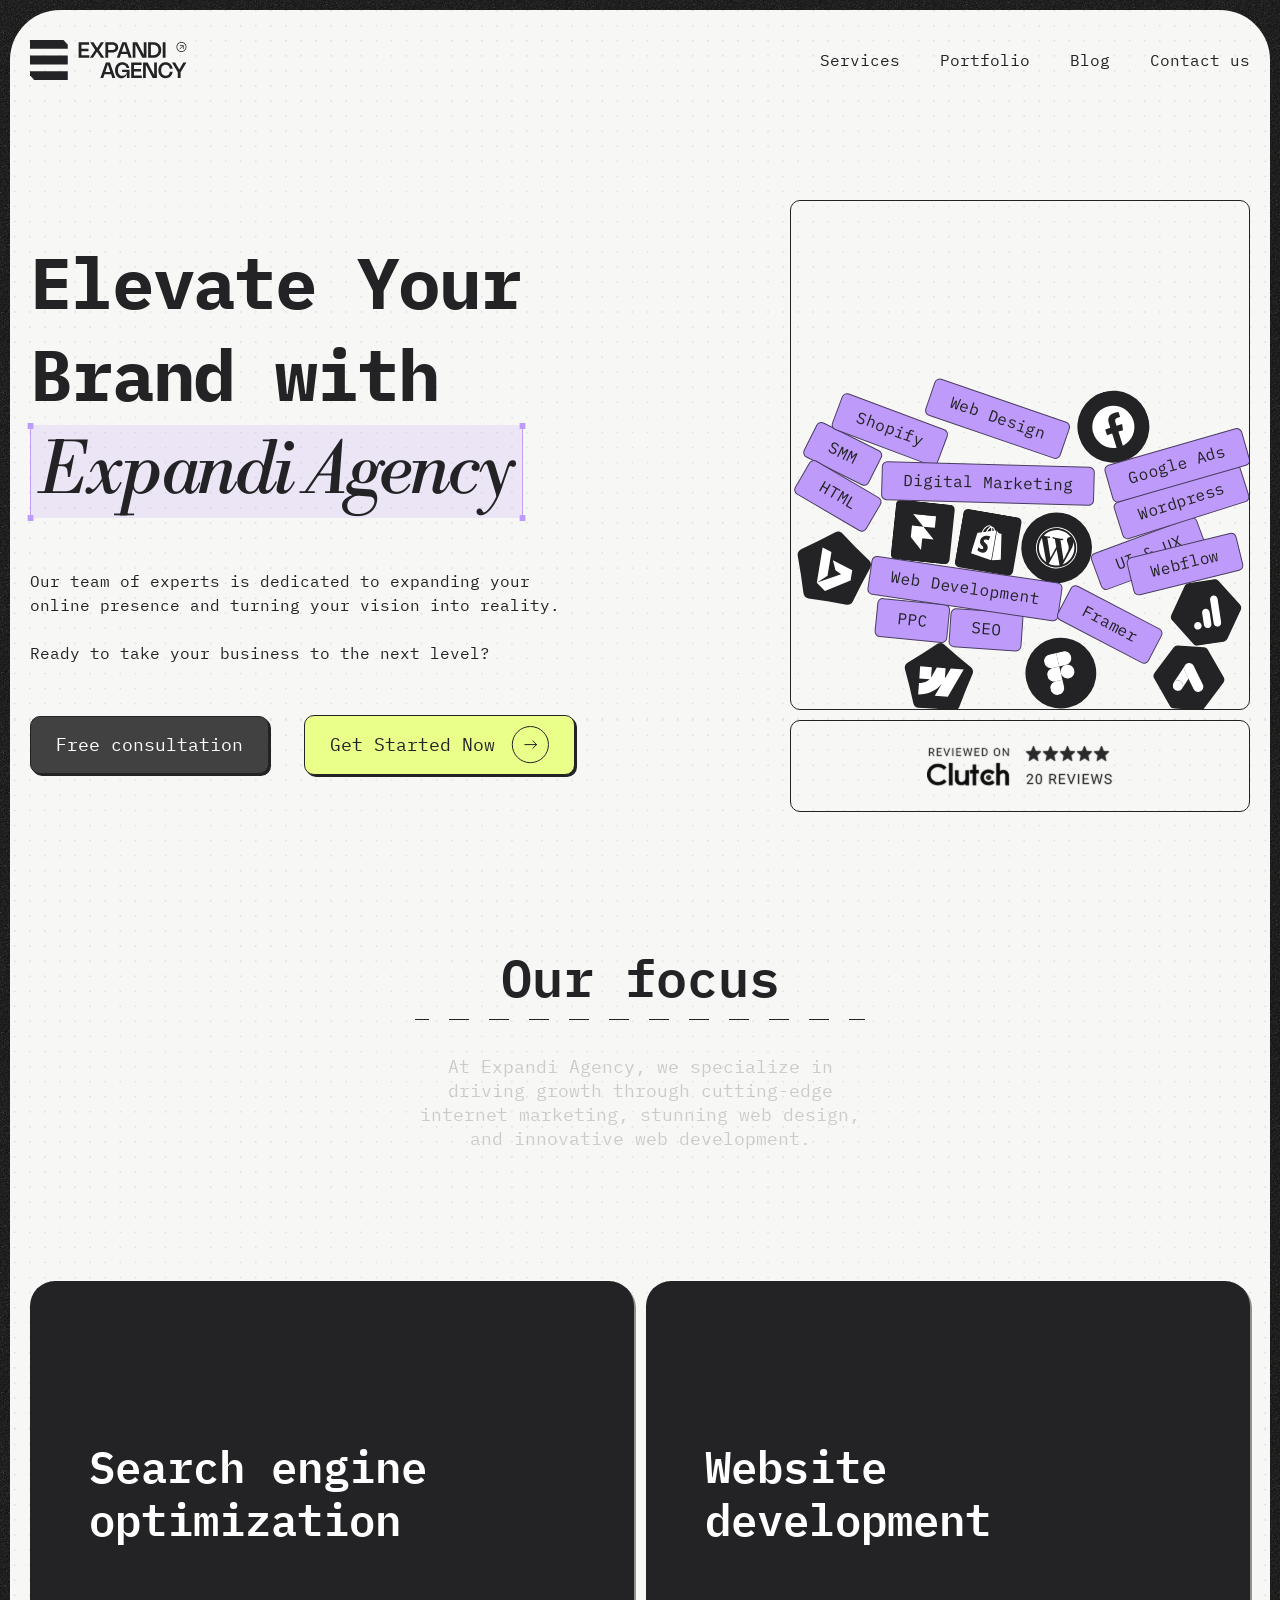
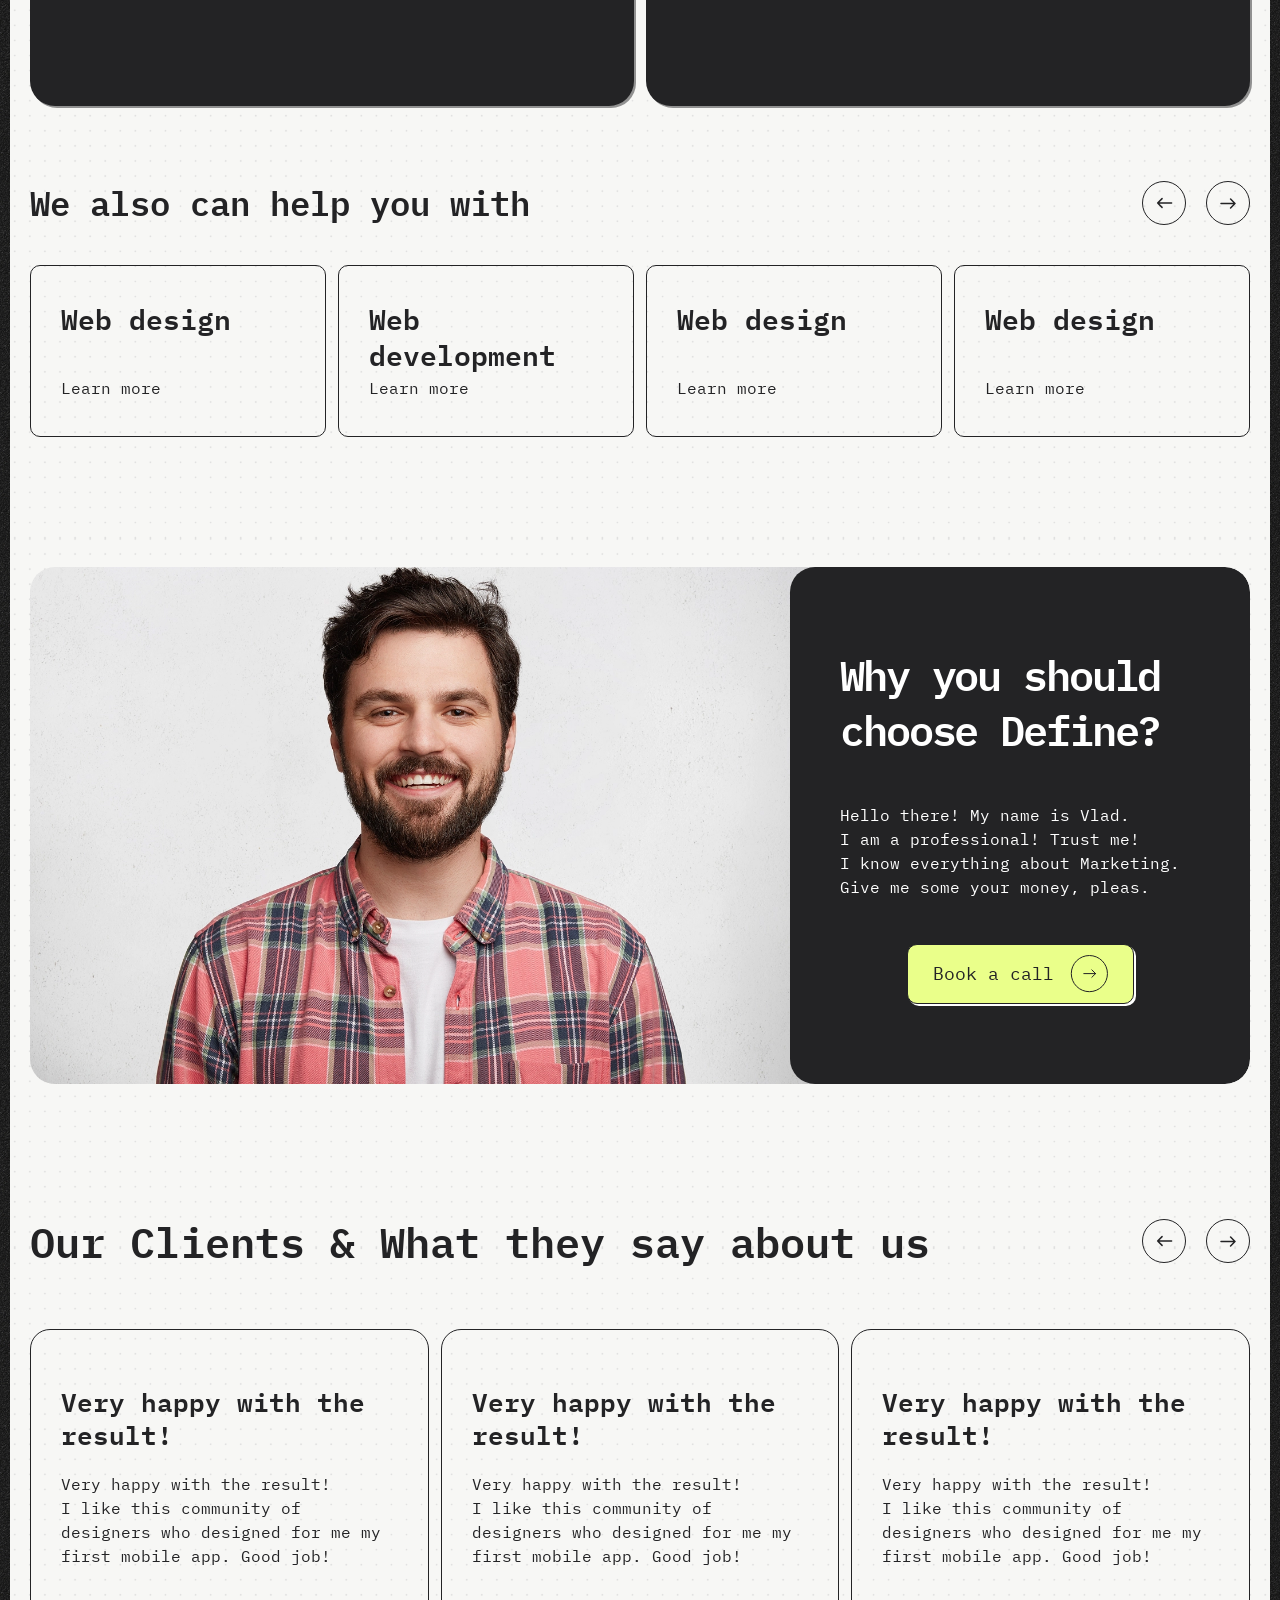
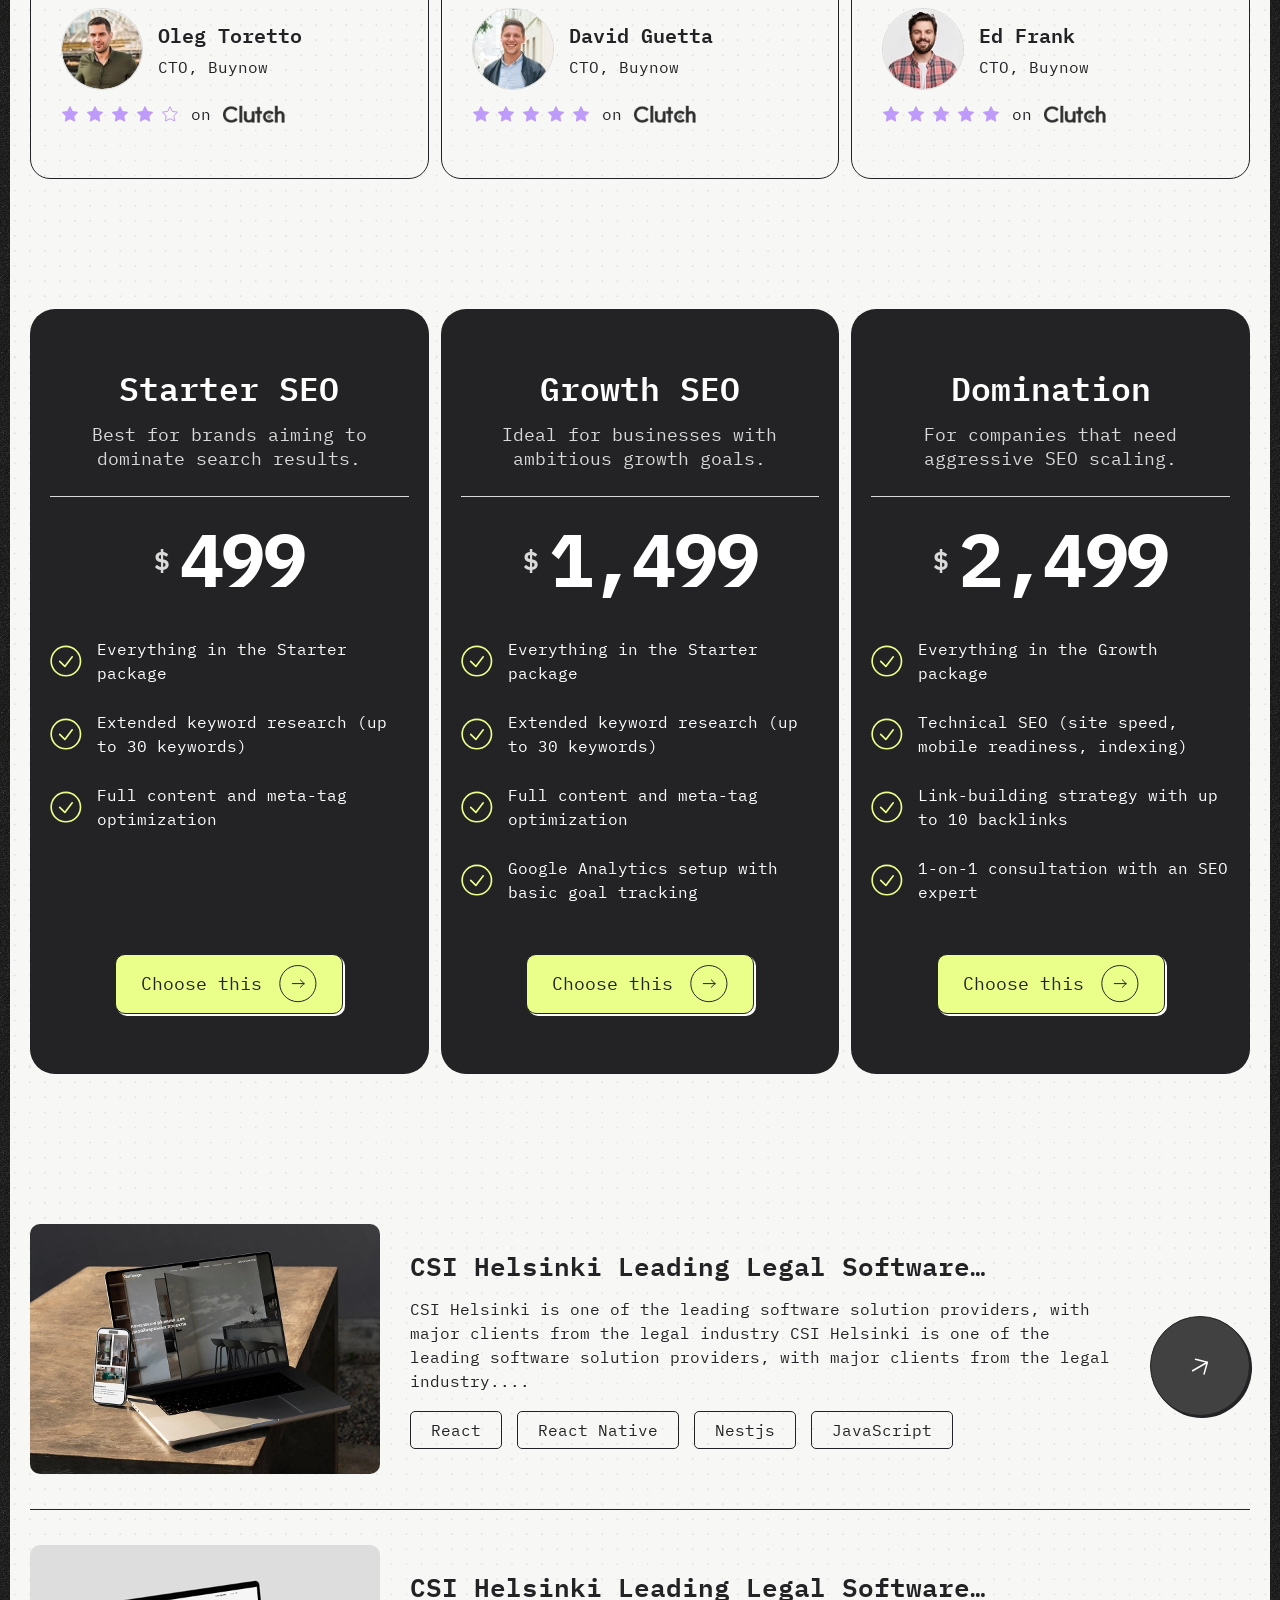
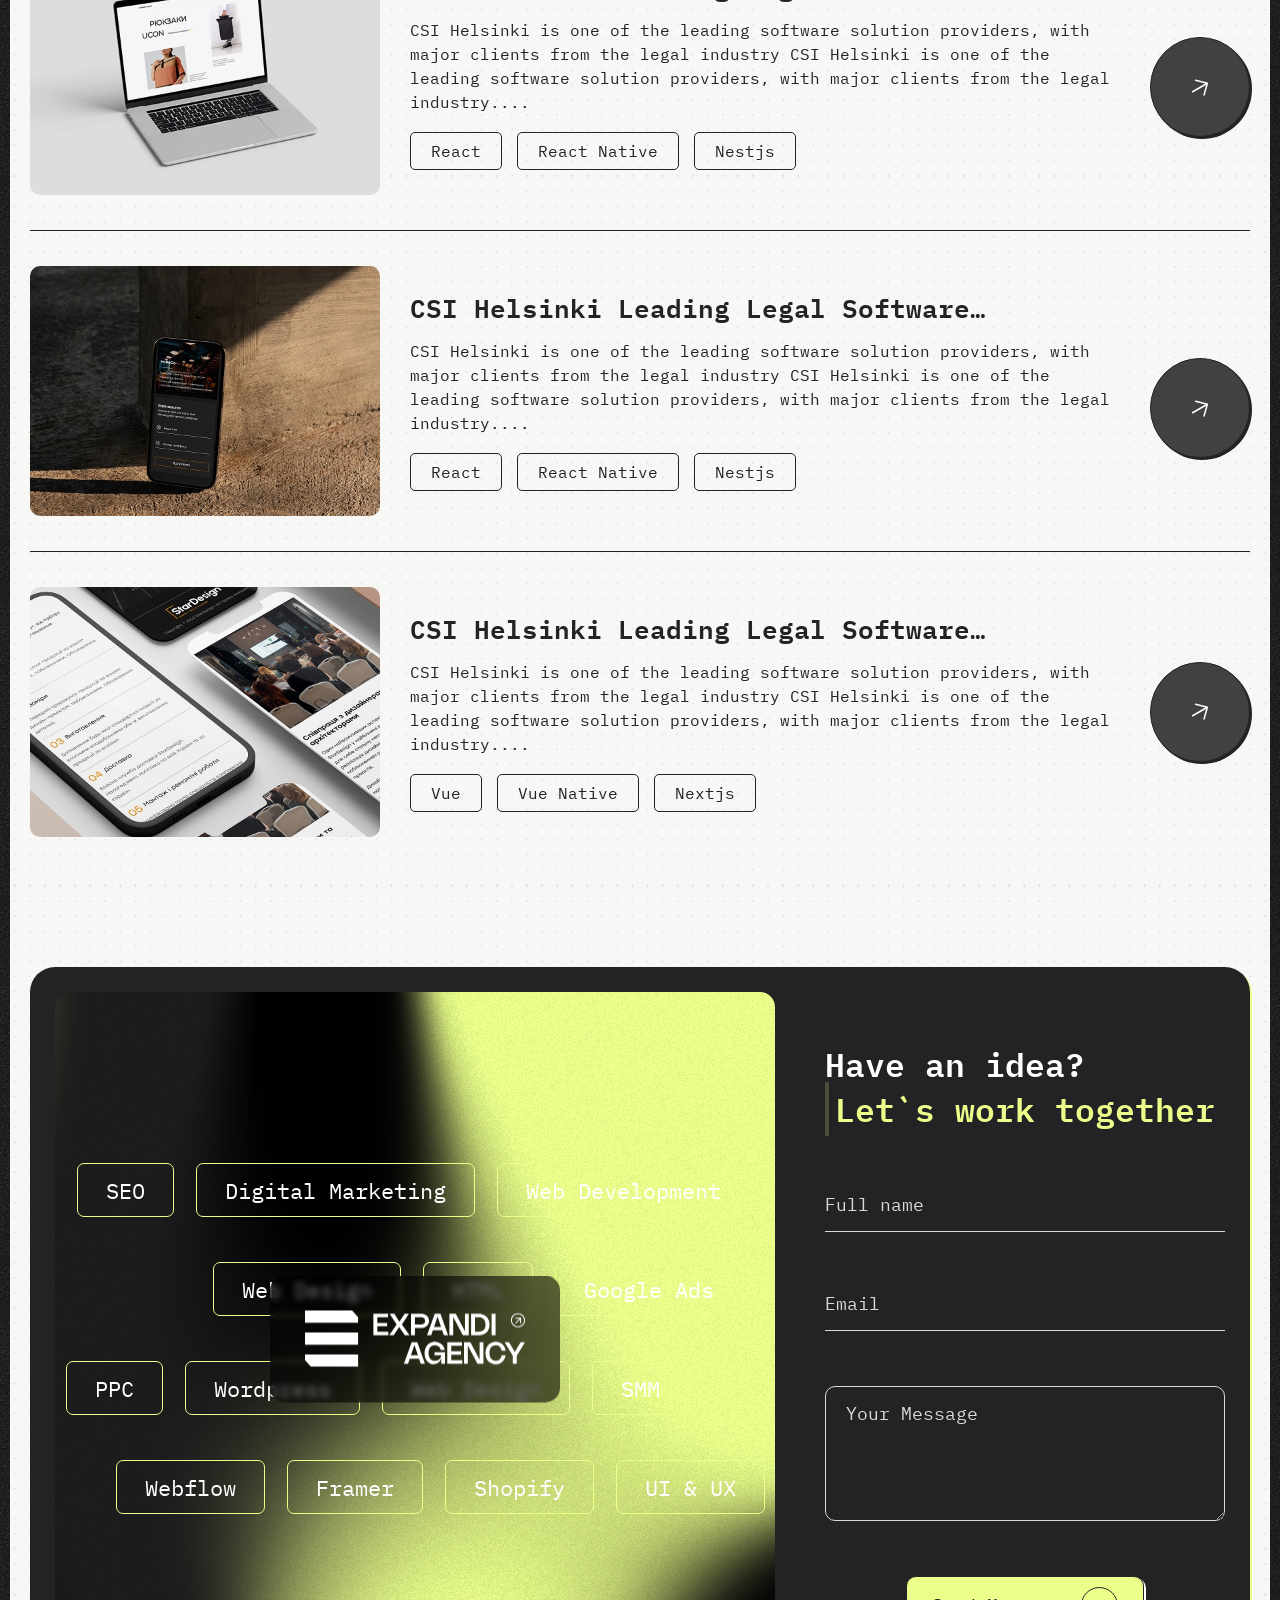
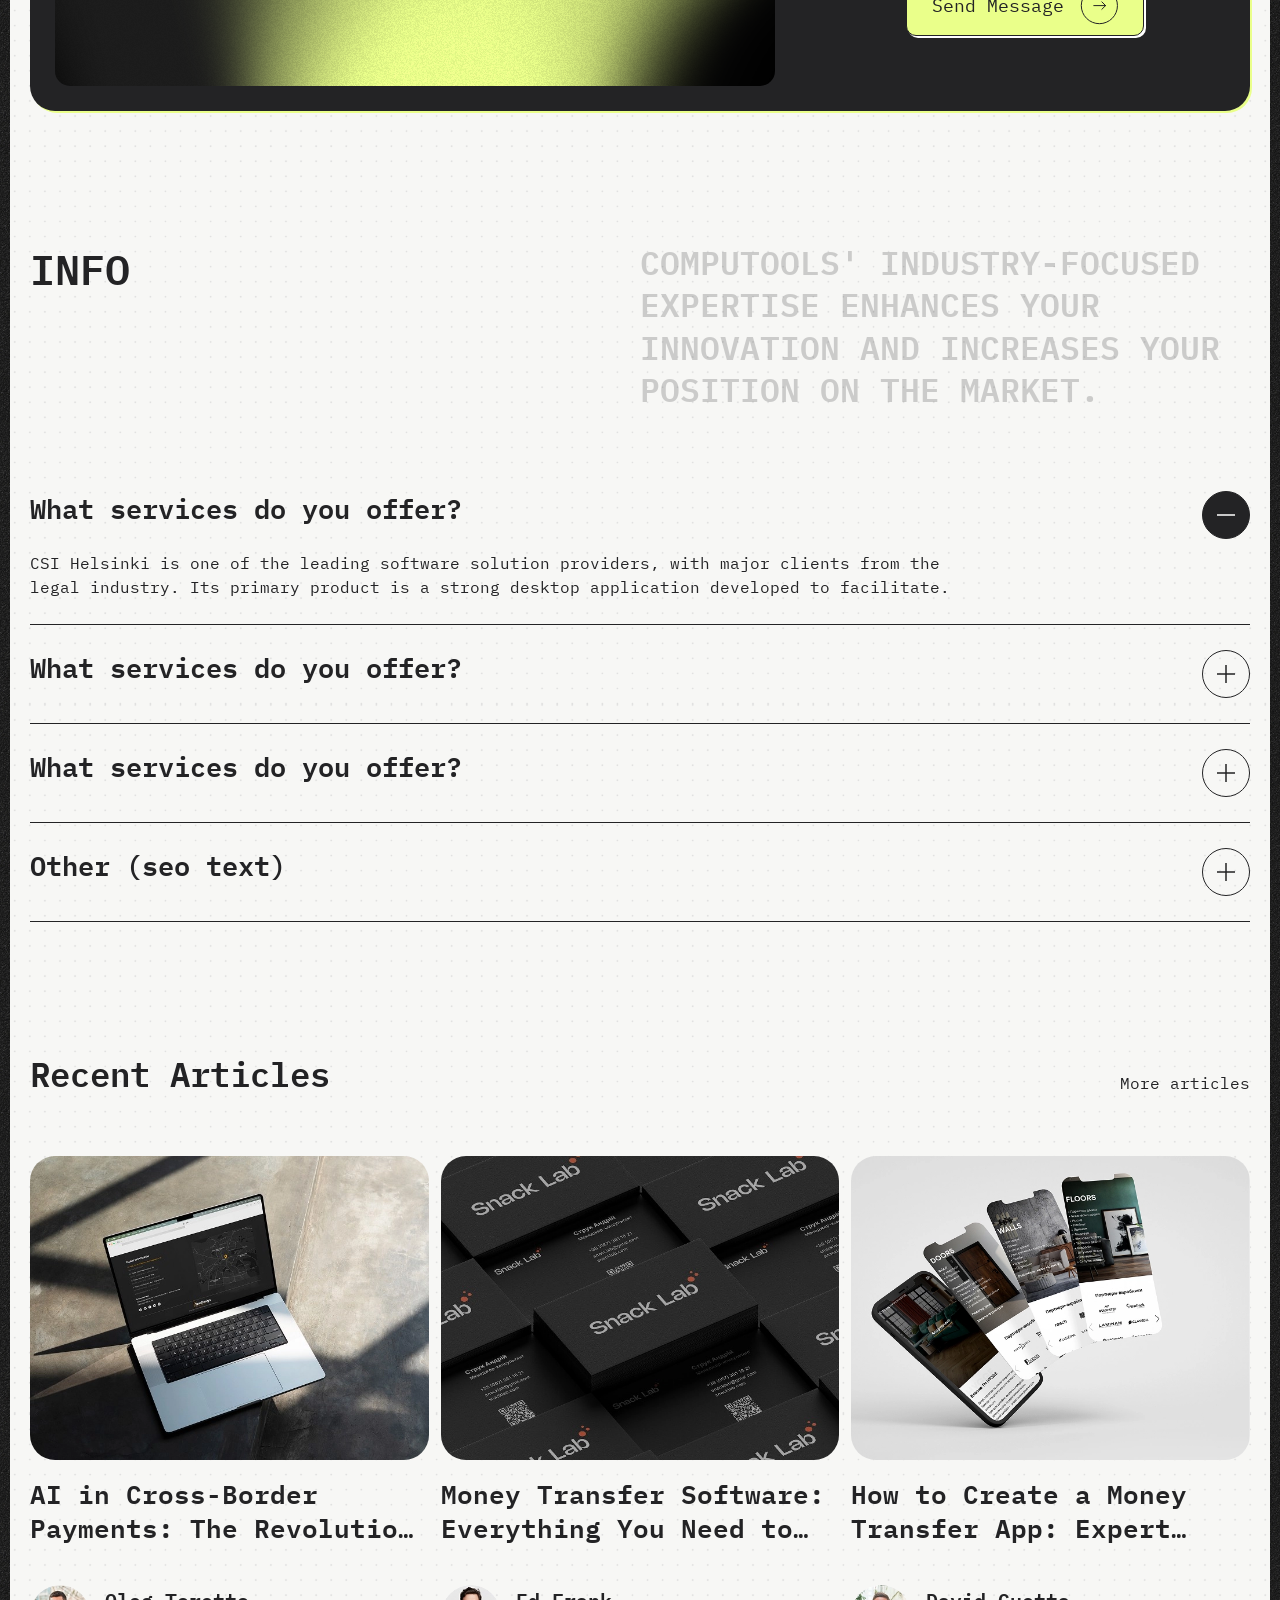
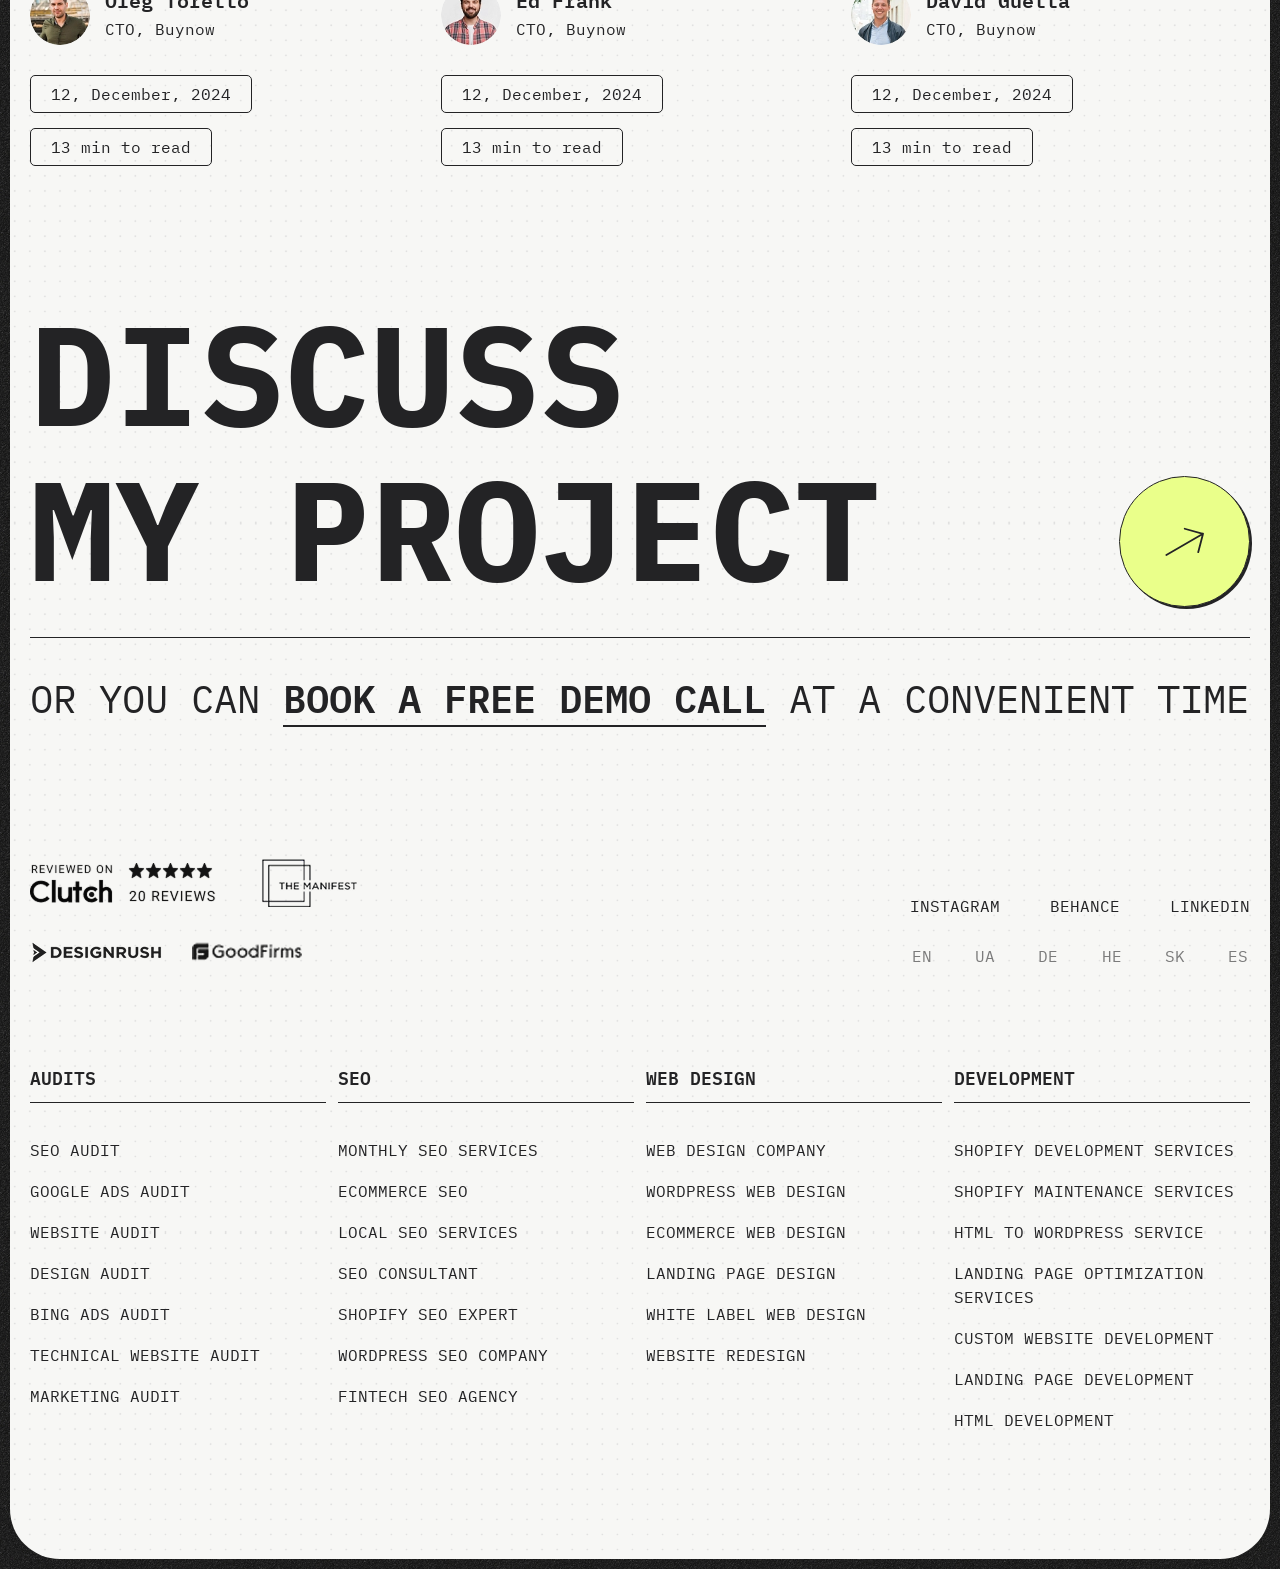
<file: index.html>
<!doctype html>
<html lang="en" data-fls-darklite="">
	<head>
		<meta charset="UTF-8">
		<meta name="viewport" content="width=device-width, initial-scale=1.0">
		<link rel="preload" href="./assets/fonts/LibreBodoni-Italic.woff2" as="font" type="font/woff2" crossorigin="anonymous">
		<link rel="preload" href="./assets/fonts/IBMPlexMono-SemiBold.woff2" as="font" type="font/woff2" crossorigin="anonymous">
		<link rel="preload" href="./assets/fonts/IBMPlexMono-Regular.woff2" as="font" type="font/woff2" crossorigin="anonymous">
		<link rel="preload" href="./assets/fonts/IBMPlexMono-Bold.woff2" as="font" type="font/woff2" crossorigin="anonymous">
		<link rel="shortcut icon" href="./assets/img/favicon.ico">
		<title>Home Page</title>
			<script crossorigin="" src="./js/matter.min.js?v=1762023561947"></script>
			<script crossorigin="" src="./js/BlurGradientBg.min.js?v=1762023561947"></script>
		<script type="module" crossorigin="" src="./js/app.min.js?v=1762023561947"></script>
		<link rel="stylesheet" crossorigin="" href="./css/app.min.css?v=1762023561947">
	</head>
	<body>
		<div class="wrapper">
			<header class="header">
				<div class="header__container">
					<div class="header__body">
						<a href="index.html" class="header__logo">
							<svg width="157" height="40" viewbox="0 0 157 40" fill="none" xmlns="http://www.w3.org/2000/svg">
								<path d="M59.0837 2.36942V4.85203H51.4436V8.83177H58.4519V11.2388H51.4436V15.1877H59.2863V17.6703H48.6313V2.36942H59.0837Z" fill="currentColor"></path>
								<path d="M68.9069 9.87564L74.3426 17.6703H71.0152L66.9668 11.7161L63.0283 17.6703H59.9036L65.1847 9.89624L60.1989 2.36942H63.4987L67.1523 8.06604L70.8127 2.36942H73.9305L68.9069 9.87564Z" fill="currentColor"></path>
								<path d="M75.3813 2.36942H82.5511C83.1073 2.36942 83.6327 2.42436 84.1272 2.53424C84.6216 2.64412 85.0783 2.80551 85.5007 3.01153C85.923 3.22099 86.3007 3.47166 86.6338 3.7704C86.9703 4.06913 87.2553 4.40221 87.4888 4.77306C87.7258 5.1439 87.9043 5.54909 88.0279 5.98518C88.1515 6.42127 88.2168 6.88483 88.2168 7.37929C88.2168 7.87375 88.155 8.33731 88.0279 8.77683C87.9009 9.21636 87.7189 9.62154 87.4854 9.99239C87.2485 10.3632 86.9635 10.6997 86.6304 11.0019C86.2939 11.3007 85.9162 11.5548 85.4972 11.7642C85.0749 11.9737 84.6182 12.1351 84.1237 12.2449C83.6293 12.3583 83.1073 12.4132 82.5545 12.4132H78.2005V17.6669H75.3882V2.36942H75.3813ZM82.3691 9.97865C82.8361 9.97865 83.2584 9.92028 83.6327 9.8001C84.007 9.67992 84.3263 9.50823 84.5873 9.28503C84.8483 9.06184 85.0508 8.78714 85.1916 8.46779C85.3324 8.14845 85.4045 7.78791 85.4045 7.38616C85.4045 6.98441 85.3359 6.63416 85.1951 6.31482C85.0543 5.99548 84.8586 5.72421 84.5976 5.50445C84.3401 5.28469 84.0241 5.113 83.6533 4.99282C83.2825 4.87264 82.867 4.81426 82.4068 4.81426H78.197V9.98209H82.3691V9.97865Z" fill="currentColor"></path>
								<path d="M86.7966 17.6703L92.2838 2.36942H96.3391L101.754 17.6703H98.7633L97.5546 14.0717H90.9549L89.7291 17.6703H86.7966ZM96.7511 11.6715L94.2754 4.27859L91.7653 11.6715H96.7511Z" fill="currentColor"></path>
								<path d="M116.474 17.6703H112.254L105.397 4.60137V17.6703H102.68V2.36942H107.223L113.761 14.7894V2.36942H116.477V17.6703H116.474Z" fill="currentColor"></path>
								<path d="M118.122 2.36942H123.427C124.204 2.36942 124.938 2.45183 125.625 2.61665C126.312 2.78147 126.947 3.0184 127.524 3.32744C128.101 3.63648 128.619 4.01763 129.079 4.46402C129.536 4.91041 129.924 5.41861 130.244 5.98518C130.559 6.55175 130.803 7.17326 130.975 7.84972C131.143 8.52617 131.229 9.24726 131.229 10.0199C131.229 10.7925 131.143 11.5135 130.975 12.19C130.807 12.8665 130.563 13.488 130.244 14.0545C129.928 14.6211 129.54 15.1293 129.079 15.5757C128.623 16.0221 128.104 16.4032 127.524 16.7123C126.947 17.0213 126.312 17.2582 125.625 17.4231C124.938 17.5879 124.204 17.6703 123.427 17.6703H118.122V2.36942ZM123.393 15.1774C124.183 15.1774 124.887 15.0606 125.505 14.8306C126.126 14.6005 126.652 14.264 127.081 13.821C127.51 13.3815 127.84 12.8424 128.067 12.2037C128.293 11.5651 128.406 10.8371 128.406 10.0199C128.406 9.20262 128.293 8.47466 128.067 7.83598C127.84 7.1973 127.51 6.6582 127.081 6.21867C126.652 5.77915 126.126 5.44264 125.505 5.20915C124.883 4.97565 124.179 4.86233 123.393 4.86233H120.893V15.1774H123.393Z" fill="currentColor"></path>
								<path d="M135.528 17.6703H132.716V2.36942H135.528V17.6703Z" fill="currentColor"></path>
								<path d="M70.355 37.903L75.8422 22.6021H79.8974L85.3125 37.903H82.3217L81.113 34.3044H74.5133L73.2874 37.903H70.355ZM80.3095 31.9076L77.8337 24.5147L75.3236 31.9076H80.3095Z" fill="currentColor"></path>
								<path d="M87.8809 30.2515C87.8809 31.1237 87.9771 31.9031 88.1728 32.5899C88.3685 33.2732 88.6501 33.8535 89.0244 34.324C89.3987 34.7944 89.8588 35.1549 90.4013 35.4022C90.9439 35.6494 91.5654 35.773 92.259 35.773C92.9011 35.773 93.4952 35.6769 94.0446 35.4846C94.5905 35.2923 95.0678 35.0244 95.4764 34.6776C95.8816 34.3308 96.2078 33.9222 96.4516 33.4449C96.6954 32.9676 96.8293 32.4457 96.8568 31.8791H92.0804V29.7193H99.5386V37.9054H96.8843V33.8501C96.692 34.5128 96.4207 35.1137 96.0739 35.6563C95.7271 36.1988 95.3151 36.6555 94.8412 37.0366C94.3673 37.4178 93.8385 37.7097 93.2548 37.9157C92.6711 38.1217 92.0461 38.2247 91.3731 38.2247C90.7584 38.2247 90.1781 38.1354 89.6253 37.9603C89.0759 37.7852 88.5643 37.5311 88.0973 37.2015C87.6303 36.8718 87.2079 36.4701 86.8336 35.9996C86.4559 35.5258 86.1366 34.997 85.8722 34.4064C85.6078 33.8158 85.4052 33.1736 85.2644 32.4766C85.1236 31.7795 85.0515 31.0413 85.0515 30.2584C85.0515 29.4755 85.1305 28.7132 85.2919 28.0127C85.4533 27.3088 85.6833 26.6632 85.9889 26.0726C86.2911 25.482 86.6585 24.9532 87.0912 24.4828C87.5238 24.0123 88.008 23.6175 88.5505 23.2913C89.0931 22.965 89.6837 22.7178 90.3258 22.5461C90.9679 22.3744 91.6478 22.2852 92.3689 22.2852C93.2617 22.2852 94.0961 22.4191 94.8721 22.6835C95.6481 22.9479 96.3418 23.329 96.953 23.8269C97.5642 24.3214 98.0758 24.9223 98.4913 25.6296C98.9068 26.337 99.1952 27.1302 99.3566 28.0093H96.5478C96.4276 27.4839 96.2387 27.0238 95.9881 26.622C95.7374 26.2203 95.4318 25.8837 95.0747 25.6125C94.7176 25.3412 94.3124 25.1318 93.8591 24.991C93.4059 24.8502 92.908 24.7781 92.3757 24.7781C91.6684 24.7781 91.0366 24.9017 90.4803 25.1455C89.9206 25.3893 89.4502 25.7464 89.0656 26.2168C88.681 26.6872 88.3857 27.2607 88.1831 27.9406C87.9805 28.6205 87.8775 29.3931 87.8775 30.2584L87.8809 30.2515Z" fill="currentColor"></path>
								<path d="M111.642 22.6044V25.087H104.002V29.0667H111.011V31.4738H104.002V35.4226H111.845V37.9052H101.19V22.6044H111.642Z" fill="currentColor"></path>
								<path d="M126.876 37.903H122.656L115.799 24.8341V37.903H113.083V22.6021H117.626L124.164 35.0221V22.6021H126.88V37.903H126.876Z" fill="currentColor"></path>
								<path d="M131.186 30.2505C131.186 31.1158 131.289 31.8918 131.491 32.5683C131.694 33.2447 131.989 33.8216 132.374 34.292C132.758 34.7625 133.229 35.1161 133.785 35.3634C134.341 35.6072 134.973 35.7308 135.684 35.7308C136.831 35.7308 137.754 35.4046 138.455 34.759C139.155 34.11 139.622 33.1417 139.856 31.8609H142.658C142.503 32.8533 142.232 33.7426 141.837 34.529C141.442 35.3153 140.944 35.9814 140.343 36.5308C139.743 37.0802 139.049 37.4992 138.263 37.791C137.476 38.0829 136.614 38.2271 135.677 38.2271C134.956 38.2271 134.276 38.1413 133.634 37.9662C132.992 37.7945 132.401 37.5438 131.859 37.221C131.316 36.8948 130.829 36.4999 130.399 36.0295C129.967 35.5591 129.599 35.0303 129.297 34.4397C128.995 33.8491 128.761 33.2035 128.6 32.4996C128.439 31.7957 128.36 31.0471 128.36 30.2539C128.36 29.4607 128.439 28.7087 128.6 28.0082C128.761 27.3043 128.991 26.6588 129.297 26.0681C129.599 25.4775 129.967 24.9487 130.399 24.4783C130.832 24.0079 131.316 23.613 131.859 23.2868C132.401 22.9606 132.992 22.7133 133.634 22.5417C134.276 22.37 134.956 22.2807 135.677 22.2807C136.614 22.2807 137.476 22.4249 138.263 22.7168C139.049 23.0087 139.743 23.4276 140.343 23.977C140.944 24.5264 141.442 25.1925 141.837 25.9789C142.232 26.7652 142.503 27.6545 142.658 28.6469H139.856C139.619 27.3627 139.152 26.3978 138.455 25.7488C137.754 25.0998 136.831 24.777 135.684 24.777C134.973 24.777 134.341 24.9007 133.785 25.1445C133.229 25.3883 132.758 25.7454 132.374 26.2158C131.989 26.6862 131.694 27.2597 131.491 27.9395C131.289 28.6194 131.186 29.392 131.186 30.2573V30.2505Z" fill="currentColor"></path>
								<path d="M156.458 22.6044L150.597 32.2189V37.9052H147.785V32.2292L141.971 22.6044H145.137L149.223 29.5783L153.364 22.6044H156.462H156.458Z" fill="currentColor"></path>
								<path d="M151.463 1.99442C148.706 1.99442 146.464 4.23667 146.464 6.99399C146.464 9.75131 148.706 11.9936 151.463 11.9936C154.221 11.9936 156.463 9.75131 156.463 6.99399C156.463 4.23667 154.217 1.99442 151.463 1.99442ZM151.463 11.2999C149.087 11.2999 147.157 9.36672 147.157 6.99399C147.157 4.62125 149.087 2.68804 151.463 2.68804C153.84 2.68804 155.769 4.61782 155.769 6.99399C155.769 9.37016 153.836 11.2999 151.463 11.2999Z" fill="currentColor"></path>
								<path d="M153.661 5.18192V9.06895H152.967V6.3597L149.966 9.31618L149.482 8.82515L152.469 5.87554H149.722V5.18192H153.661Z" fill="currentColor"></path>
								<path d="M37.7646 4.81415V8.75955H-0.00341797V0H33.5274L37.7646 4.81415Z" fill="currentColor"></path>
								<path d="M37.7646 15.6205H-0.00341797V24.3801H37.7646V15.6205Z" fill="currentColor"></path>
								<path d="M37.7646 31.2411V40.0006H4.23386L-0.00341797 35.1418V31.2411H37.7646Z" fill="currentColor"></path>
							</svg>
						</a>
						<div class="header__menu menu">
							<button type="button" data-fls-menu="" class="menu__icon icon-menu">
								<span class="icon-menu__text">Menu</span>
								<span class="icon-menu__close">Close</span>
							</button>
							<nav class="menu__body">
								<ul class="menu__list">
									<li class="menu__item">
										<a href="#" class="menu__link link-decor" data-hover-toggle="">Services</a>
										<div class="submenu" data-submenu="">
											<div class="submenu__head">
												<button type="button" class="submenu__close" data-close-parent="">
													<span class="submenu__close-icon">
														<svg width="12" height="10" viewbox="0 0 12 10" fill="none" xmlns="http://www.w3.org/2000/svg">
															<path d="M11.5 4.99996L0.500001 4.99996M0.500001 4.99996L3.97369 8.66663M0.500001 4.99996L3.97369 1.33329" stroke="currentColor" stroke-linecap="round" stroke-linejoin="round"></path>
														</svg>
													</span>
													<span class="submenu__close-text">Back</span>
												</button>
											</div>
											<ul class="submenu__list">
												<li class="submenu__item">
													<a href="#" class="submenu__link">Marketing Audit</a>
												</li>
												<li class="submenu__item">
													<a href="#" class="submenu__link">SEO</a>
												</li>
												<li class="submenu__item">
													<a href="#" class="submenu__link">Web Design</a>
												</li>
												<li class="submenu__item">
													<a href="#" class="submenu__link">Web Development</a>
												</li>
												<li class="submenu__item">
													<a href="#" class="submenu__link">PPC</a>
												</li>
											</ul>
										</div>
									</li>
									<li class="menu__item">
										<a href="#" class="menu__link link-decor">Portfolio</a>
									</li>
									<li class="menu__item">
										<a href="#" class="menu__link link-decor">Blog</a>
									</li>
									<li class="menu__item">
										<a href="#" class="menu__link link-decor">Contact us</a>
									</li>
								</ul>
								<div class="menu__bottom">
									<a href="mailto:expanid@gmail.com" class="menu__contact">expanid@gmail.com</a>
									<div class="menu__socials">
										<a href="#" class="menu__social">Instagram</a>
										<a href="#" class="menu__social">Linkendin</a>
									</div>
								</div>
							</nav>
						</div>
					</div>
				</div>
			</header>
			<main class="page">
				<!-- <script src="@js/custom/matter.min.js?v=1762023561947"></script> -->
				<section class="hero" data-fls-watcher="">
					<div class="hero__container">
						<div class="hero__body">
							<div class="hero__content">
								<h1 class="hero__title title title--h1">
									Elevate Your Brand with
									<span class="title-accent title-accent--italic">
										Expandi Agency
										<span class="title-accent__decor"></span>
									</span>
								</h1>
								<div class="hero__text">
									<p>
										Our team of experts is dedicated to expanding your online presence and turning your vision into
                        reality.
									</p>
									<p>Ready to take your business to the next level?</p>
								</div>
								<div class="hero__buttons">
									<a href="#" class="hero__btn button button--accent">Free consultation</a>
									<a href="#" class="hero__btn button">
										<span>Get Started Now</span>
										<svg width="38" height="38" viewbox="0 0 38 38" fill="none" xmlns="http://www.w3.org/2000/svg">
											<circle cx="19.3747" cy="18.5993" r="18.0778" stroke="currentColor"></circle>
											<path d="M13.8047 18.5969L25.5706 18.5969M25.5706 18.5969L21.8551 22.3125M25.5706 18.5969L21.8551 14.8814" stroke="currentColor" stroke-linecap="round" stroke-linejoin="round"></path>
										</svg>
									</a>
								</div>
							</div>
							<div class="hero__tags">
								<div class="hero__tags-body" data-tags-matter="" data-hint-text="Tap twice to interact">
									<div class="tag-item">UI & UX</div>
									<div class="tag-item tag-item--img" style="width: 74px;height: 64px;" data-svg-light="assets/img/icons/tag-1.svg" data-svg-dark="assets/img/icons/tag-1-dark.svg"></div>
									<div class="tag-item">PPC</div>
									<div class="tag-item">Web Development</div>
									<div class="tag-item tag-item--img" style="width: 74px;height: 64px;" data-svg-light="assets/img/icons/tag-2.svg" data-svg-dark="assets/img/icons/tag-2-dark.svg"></div>
									<div class="tag-item">SMM</div>
									<div class="tag-item tag-item--img" style="width: 72px;height: 72px;" data-svg-light="assets/img/icons/tag-3.svg" data-svg-dark="assets/img/icons/tag-3-dark.svg"></div>
									<div class="tag-item">Shopify</div>
									<div class="tag-item tag-item--img" style="width: 60px;height: 60px;" data-svg-light="assets/img/icons/tag-4.svg" data-svg-dark="assets/img/icons/tag-4-dark.svg"></div>
									<div class="tag-item">HTML</div>
									<div class="tag-item tag-item--img" style="width: 77px;height: 74px;" data-svg-light="assets/img/icons/tag-5.svg" data-svg-dark="assets/img/icons/tag-5-dark.svg"></div>
									<div class="tag-item">Framer</div>
									<div class="tag-item tag-item--img" style="width: 60px;height: 60px;" data-svg-light="assets/img/icons/tag-6.svg" data-svg-dark="assets/img/icons/tag-6-dark.svg"></div>
									<div class="tag-item">SEO</div>
									<div class="tag-item tag-item--img" style="width: 72px;height: 72px;" data-svg-light="assets/img/icons/tag-7.svg" data-svg-dark="assets/img/icons/tag-7-dark.svg"></div>
									<div class="tag-item">Digital Marketing</div>
									<div class="tag-item">Wordpress</div>
									<div class="tag-item tag-item--img" style="width: 72px;height: 68px;" data-svg-light="assets/img/icons/tag-8.svg" data-svg-dark="assets/img/icons/tag-8-dark.svg"></div>
									<div class="tag-item">Google Ads</div>
									<div class="tag-item">Webflow</div>
									<div class="tag-item tag-item--img" style="width: 72px;height: 72px;" data-svg-light="assets/img/icons/tag-9.svg" data-svg-dark="assets/img/icons/tag-9-dark.svg"></div>
									<div class="tag-item">Web Design</div>
								</div>
								<div class="hero__tags-bottom">
									<div class="hero__tags-img img-darklite">
										<img class="img-darklite__dark" alt="Image" loading="lazy" src="./assets/img/hero/certification-dark.webp">
										<img class="img-darklite__light" alt="Image" loading="lazy" src="./assets/img/hero/certification-light.webp">
									</div>
								</div>
							</div>
						</div>
					</div>
				</section>
				<section class="ourfocus">
					<div class="ourfocus__container">
						<div class="ourfocus__head">
							<h2 class="ourfocus__title title title--h2">Our focus</h2>
							<div class="ourfocus__text" data-scroll-text="">
								<p class="ourfocus__text-value" data-scroll-text-value="">
									At Expandi Agency, we specialize in driving growth through cutting-edge internet marketing, stunning
                    web design, and
                    innovative web development.
								</p>
								<div class="ourfocus__text-mask" data-scroll-text-mask=""></div>
							</div>
						</div>
						<div class="ourfocus__body" data-scroll-slides="" data-media-query="(max-width: 767.98px)">
							<div class="ourfocus__inner" data-scroll-inner="">
								<div class="ourfocus__item" data-scroll-slide="">
									<div class="ourfocus__item-title">
										Search engine
										<br>
										optimization
									</div>
									<div class="ourfocus__item-body">
										<div class="ourfocus__item-inner">
											<div class="ourfocus__item-text">
												Build high-performing websites that blend seamless user experience with modern design
                                and
                                cutting-edge technology.
											</div>
											<a href="#" class="ourfocus__item-btn button button--small button--light-shadow">Learn more</a>
										</div>
									</div>
								</div>
								<div class="ourfocus__item" data-scroll-slide="">
									<div class="ourfocus__item-title">Website development</div>
									<div class="ourfocus__item-body">
										<div class="ourfocus__item-inner">
											<div class="ourfocus__item-text">
												Build high-performing websites that blend seamless user experience with modern design
                                and
                                cutting-edge technology.
											</div>
											<a href="#" class="ourfocus__item-btn button button--small button--light-shadow">Learn more</a>
										</div>
									</div>
								</div>
							</div>
						</div>
						<div class="ourfocus__categories">
							<div class="ourfocus__categories-head">
								<div class="ourfocus__categories-title title title--h4">We also can help you with</div>
								<div class="ourfocus__categories-nav">
									<button type="button" class="swiper-button-prev">
										<svg width="17" height="12" viewbox="0 0 17 12" fill="none" xmlns="http://www.w3.org/2000/svg">
											<path d="M15.6016 5.99844L1.66823 5.99844M1.66823 5.99844L6.06823 10.3984M1.66823 5.99844L6.06823 1.59844" stroke="currentColor" stroke-width="1.5" stroke-linecap="round" stroke-linejoin="round"></path>
										</svg>
									</button>
									<button type="button" class="swiper-button-next">
										<svg width="16" height="11" viewbox="0 0 16 11" fill="none" xmlns="http://www.w3.org/2000/svg">
											<path d="M1 5.5L15 5.5M15 5.5L10.5789 10M15 5.5L10.5789 1" stroke="currentColor" stroke-width="1.5" stroke-linecap="round" stroke-linejoin="round"></path>
										</svg>
									</button>
								</div>
							</div>
							<div data-fls-slider="" class="ourfocus__slider swiper">
								<div class="ourfocus__wrapper swiper-wrapper">
									<div class="ourfocus__slide swiper-slide">
										<div class="ourfocus__slide-title title title--h5">Web design</div>
										<a href="#" class="ourfocus__slide-link link-decor">Learn more</a>
									</div>
									<div class="ourfocus__slide swiper-slide">
										<div class="ourfocus__slide-title title title--h5">Web development</div>
										<a href="#" class="ourfocus__slide-link link-decor">Learn more</a>
									</div>
									<div class="ourfocus__slide swiper-slide">
										<div class="ourfocus__slide-title title title--h5">Web design</div>
										<a href="#" class="ourfocus__slide-link link-decor">Learn more</a>
									</div>
									<div class="ourfocus__slide swiper-slide">
										<div class="ourfocus__slide-title title title--h5">Web design</div>
										<a href="#" class="ourfocus__slide-link link-decor">Learn more</a>
									</div>
									<div class="ourfocus__slide swiper-slide">
										<div class="ourfocus__slide-title title title--h5">Web design</div>
										<a href="#" class="ourfocus__slide-link link-decor">Learn more</a>
									</div>
								</div>
								<div class="swiper-pagination"></div>
							</div>
						</div>
					</div>
				</section>
				<section class="why">
					<div class="why__container">
						<div class="why__body">
							<div class="why__img">
								<picture>
									<source srcset="./assets/img/young-bearded-man-mob.webp" media="(max-width: 549.98px)">
									<img alt="Image" loading="lazy" src="./assets/img/young-bearded-man.webp">
								</picture>
							</div>
							<div class="why__content">
								<h2 class="why__title title title--h3">Why you should choose Define?</h2>
								<div class="why__text">
									<p>
										Hello there! My name is Vlad.
										<br>
										I am a professional! Trust me!
										<br>
										I know everything about Marketing.
										<br>
										Give me some your money,
                        pleas.
									</p>
								</div>
								<a href="#" class="why__btn button button--light-shadow">
									<span>Book a call</span>
									<svg width="38" height="38" viewbox="0 0 38 38" fill="none" xmlns="http://www.w3.org/2000/svg">
										<circle cx="19.3747" cy="18.5993" r="18.0778" stroke="currentColor"></circle>
										<path d="M13.8047 18.5969L25.5706 18.5969M25.5706 18.5969L21.8551 22.3125M25.5706 18.5969L21.8551 14.8814" stroke="currentColor" stroke-linecap="round" stroke-linejoin="round"></path>
									</svg>
								</a>
							</div>
						</div>
					</div>
				</section>
				<section class="reviews">
					<div class="reviews__container">
						<div class="reviews__head">
							<h2 class="reviews__title title title--h3">Our Clients & What they say about us</h2>
							<div class="reviews__nav">
								<button type="button" class="swiper-button-prev">
									<svg width="17" height="12" viewbox="0 0 17 12" fill="none" xmlns="http://www.w3.org/2000/svg">
										<path d="M15.6016 5.99844L1.66823 5.99844M1.66823 5.99844L6.06823 10.3984M1.66823 5.99844L6.06823 1.59844" stroke="currentColor" stroke-width="1.5" stroke-linecap="round" stroke-linejoin="round"></path>
									</svg>
								</button>
								<button type="button" class="swiper-button-next">
									<svg width="16" height="11" viewbox="0 0 16 11" fill="none" xmlns="http://www.w3.org/2000/svg">
										<path d="M1 5.5L15 5.5M15 5.5L10.5789 10M15 5.5L10.5789 1" stroke="currentColor" stroke-width="1.5" stroke-linecap="round" stroke-linejoin="round"></path>
									</svg>
								</button>
							</div>
						</div>
						<div data-fls-slider="" class="reviews__slider swiper">
							<div class="reviews__wrapper swiper-wrapper">
								<div class="reviews-card swiper-slide">
									<div class="reviews-card__title title title--h6">Very happy with the result!</div>
									<div class="reviews-card__text">
										<p>
											Very happy with the result!
											<br>
											I like this community of designers who designed for me my first mobile app. Good job!
										</p>
									</div>
									<div class="reviews-card__author">
										<div class="reviews-card__author-img">
											<img alt="Image" loading="lazy" src="./assets/img/reviews/image-1.webp">
										</div>
										<div class="reviews-card__author-body">
											<div class="reviews-card__author-name">Oleg Toretto</div>
											<div class="reviews-card__author-position">CTO, Buynow</div>
										</div>
									</div>
									<div class="reviews-card__rating">
										<div class="reviews-card__stars">
											<img src="./assets/img/icons/star.svg" alt="Image" loading="lazy">
											<img src="./assets/img/icons/star.svg" alt="Image" loading="lazy">
											<img src="./assets/img/icons/star.svg" alt="Image" loading="lazy">
											<img src="./assets/img/icons/star.svg" alt="Image" loading="lazy">
											<img src="./assets/img/icons/star-2.svg" alt="Image" loading="lazy">
										</div>
										<span>on</span>
										<div class="reviews-card__rating-img img-darklite">
											<img class="img-darklite__dark" alt="Image" loading="lazy" src="./assets/img/clutch-small-dark.webp">
											<img class="img-darklite__light" alt="Image" loading="lazy" src="./assets/img/clutch-small-light.webp">
										</div>
									</div>
								</div>
								<div class="reviews-card swiper-slide">
									<div class="reviews-card__title title title--h6">Very happy with the result!</div>
									<div class="reviews-card__text">
										<p>
											Very happy with the result!
											<br>
											I like this community of designers who designed for me my first mobile app. Good job!
										</p>
									</div>
									<div class="reviews-card__author">
										<div class="reviews-card__author-img">
											<img alt="Image" loading="lazy" src="./assets/img/reviews/image-2.webp">
										</div>
										<div class="reviews-card__author-body">
											<div class="reviews-card__author-name">David Guetta</div>
											<div class="reviews-card__author-position">CTO, Buynow</div>
										</div>
									</div>
									<div class="reviews-card__rating">
										<div class="reviews-card__stars">
											<img src="./assets/img/icons/star.svg" alt="Image" loading="lazy">
											<img src="./assets/img/icons/star.svg" alt="Image" loading="lazy">
											<img src="./assets/img/icons/star.svg" alt="Image" loading="lazy">
											<img src="./assets/img/icons/star.svg" alt="Image" loading="lazy">
											<img src="./assets/img/icons/star.svg" alt="Image" loading="lazy">
										</div>
										<span>on</span>
										<div class="reviews-card__rating-img img-darklite">
											<img class="img-darklite__dark" alt="Image" loading="lazy" src="./assets/img/clutch-small-dark.webp">
											<img class="img-darklite__light" alt="Image" loading="lazy" src="./assets/img/clutch-small-light.webp">
										</div>
									</div>
								</div>
								<div class="reviews-card swiper-slide">
									<div class="reviews-card__title title title--h6">Very happy with the result!</div>
									<div class="reviews-card__text">
										<p>
											Very happy with the result!
											<br>
											I like this community of designers who designed for me my first mobile app. Good job!
										</p>
									</div>
									<div class="reviews-card__author">
										<div class="reviews-card__author-img">
											<img alt="Image" loading="lazy" src="./assets/img/reviews/image-3.webp">
										</div>
										<div class="reviews-card__author-body">
											<div class="reviews-card__author-name">Ed Frank</div>
											<div class="reviews-card__author-position">CTO, Buynow</div>
										</div>
									</div>
									<div class="reviews-card__rating">
										<div class="reviews-card__stars">
											<img src="./assets/img/icons/star.svg" alt="Image" loading="lazy">
											<img src="./assets/img/icons/star.svg" alt="Image" loading="lazy">
											<img src="./assets/img/icons/star.svg" alt="Image" loading="lazy">
											<img src="./assets/img/icons/star.svg" alt="Image" loading="lazy">
											<img src="./assets/img/icons/star.svg" alt="Image" loading="lazy">
										</div>
										<span>on</span>
										<div class="reviews-card__rating-img img-darklite">
											<img class="img-darklite__dark" alt="Image" loading="lazy" src="./assets/img/clutch-small-dark.webp">
											<img class="img-darklite__light" alt="Image" loading="lazy" src="./assets/img/clutch-small-light.webp">
										</div>
									</div>
								</div>
								<div class="reviews-card swiper-slide">
									<div class="reviews-card__title title title--h6">Very happy with the result!</div>
									<div class="reviews-card__text">
										<p>
											I like this community of designers who designed for me my first mobile app. Good job!
										</p>
									</div>
									<div class="reviews-card__author">
										<div class="reviews-card__author-img">
											<img alt="Image" loading="lazy" src="./assets/img/reviews/image-1.webp">
										</div>
										<div class="reviews-card__author-body">
											<div class="reviews-card__author-name">Oleg Toretto</div>
											<div class="reviews-card__author-position">CTO, Buynow</div>
										</div>
									</div>
									<div class="reviews-card__rating">
										<div class="reviews-card__stars">
											<img src="./assets/img/icons/star.svg" alt="Image" loading="lazy">
											<img src="./assets/img/icons/star.svg" alt="Image" loading="lazy">
											<img src="./assets/img/icons/star.svg" alt="Image" loading="lazy">
											<img src="./assets/img/icons/star.svg" alt="Image" loading="lazy">
											<img src="./assets/img/icons/star-2.svg" alt="Image" loading="lazy">
										</div>
										<span>on</span>
										<div class="reviews-card__rating-img img-darklite">
											<img class="img-darklite__dark" alt="Image" loading="lazy" src="./assets/img/clutch-small-dark.webp">
											<img class="img-darklite__light" alt="Image" loading="lazy" src="./assets/img/clutch-small-light.webp">
										</div>
									</div>
								</div>
							</div>
							<div class="swiper-pagination"></div>
						</div>
					</div>
				</section>
				<section class="prices">
					<div class="prices__container">
						<div data-fls-slider="" class="prices__slider swiper">
							<div class="prices__wrapper swiper-wrapper">
								<div class="prices-card swiper-slide">
									<div class="prices-card__head">
										<div class="prices-card__title">Starter SEO</div>
										<div class="prices-card__text">Best for brands aiming to dominate search results.</div>
									</div>
									<div class="prices-card__price">
										$
										<span>499</span>
									</div>
									<ul class="prices-card__list">
										<li class="prices-card__item">Everything in the Starter package</li>
										<li class="prices-card__item">Extended keyword research (up to 30 keywords)</li>
										<li class="prices-card__item">Full content and meta-tag optimization</li>
									</ul>
									<a href="#" class="prices-card__btn button button--light-shadow">
										<span>Choose this</span>
										<svg width="39" height="38" viewbox="0 0 39 38" fill="none" xmlns="http://www.w3.org/2000/svg">
											<circle cx="19.8747" cy="18.5993" r="18.0778" stroke="currentColor"></circle>
											<path d="M14.3047 18.5969L26.0706 18.5969M26.0706 18.5969L22.3551 22.3125M26.0706 18.5969L22.3551 14.8814" stroke="currentColor" stroke-linecap="round" stroke-linejoin="round"></path>
										</svg>
									</a>
								</div>
								<div class="prices-card swiper-slide">
									<div class="prices-card__head">
										<div class="prices-card__title">Growth SEO</div>
										<div class="prices-card__text">Ideal for businesses with ambitious growth goals.</div>
									</div>
									<div class="prices-card__price">
										$
										<span>1,499</span>
									</div>
									<ul class="prices-card__list">
										<li class="prices-card__item">Everything in the Starter package</li>
										<li class="prices-card__item">Extended keyword research (up to 30 keywords)</li>
										<li class="prices-card__item">Full content and meta-tag optimization</li>
										<li class="prices-card__item">Google Analytics setup with basic goal tracking</li>
									</ul>
									<a href="#" class="prices-card__btn button button--light-shadow">
										<span>Choose this</span>
										<svg width="39" height="38" viewbox="0 0 39 38" fill="none" xmlns="http://www.w3.org/2000/svg">
											<circle cx="19.8747" cy="18.5993" r="18.0778" stroke="currentColor"></circle>
											<path d="M14.3047 18.5969L26.0706 18.5969M26.0706 18.5969L22.3551 22.3125M26.0706 18.5969L22.3551 14.8814" stroke="currentColor" stroke-linecap="round" stroke-linejoin="round"></path>
										</svg>
									</a>
								</div>
								<div class="prices-card swiper-slide">
									<div class="prices-card__head">
										<div class="prices-card__title">Domination</div>
										<div class="prices-card__text">For companies that need aggressive SEO scaling.</div>
									</div>
									<div class="prices-card__price">
										$
										<span>2,499</span>
									</div>
									<ul class="prices-card__list">
										<li class="prices-card__item">Everything in the Growth package</li>
										<li class="prices-card__item">Technical SEO (site speed, mobile readiness, indexing)</li>
										<li class="prices-card__item">Link-building strategy with up to 10 backlinks</li>
										<li class="prices-card__item">1-on-1 consultation with an SEO expert</li>
									</ul>
									<a href="#" class="prices-card__btn button button--light-shadow">
										<span>Choose this</span>
										<svg width="39" height="38" viewbox="0 0 39 38" fill="none" xmlns="http://www.w3.org/2000/svg">
											<circle cx="19.8747" cy="18.5993" r="18.0778" stroke="currentColor"></circle>
											<path d="M14.3047 18.5969L26.0706 18.5969M26.0706 18.5969L22.3551 22.3125M26.0706 18.5969L22.3551 14.8814" stroke="currentColor" stroke-linecap="round" stroke-linejoin="round"></path>
										</svg>
									</a>
								</div>
							</div>
							<div class="swiper-pagination"></div>
						</div>
					</div>
				</section>
				<section class="projects">
					<div class="projects__container">
						<div class="projects__items">
							<div class="projects-card" data-fls-watcher="" data-fls-watcher-threshold="0.6">
								<div class="projects-card__img">
									<img alt="Image" loading="lazy" src="./assets/img/projects/image-1.webp">
									<div class="projects-card__arrow">
										<svg width="20" height="19" viewbox="0 0 20 19" fill="none" xmlns="http://www.w3.org/2000/svg">
											<path d="M1.50049 9.50049L18.5005 9.50049M18.5005 9.50049L9.77884 1.00049M18.5005 9.50049L9.77884 18.0005" stroke="currentColor" stroke-width="1.5" stroke-linecap="round" stroke-linejoin="round"></path>
										</svg>
									</div>
								</div>
								<div class="projects-card__body">
									<a href="#" class="projects-card__title title title--h6">CSI Helsinki Leading Legal Software Solutions</a>
									<div class="projects-card__text">
										CSI Helsinki is one of the leading software solution providers, with major clients from the
                        legal industry CSI Helsinki is one of the leading software solution providers, with major
                        clients from the legal industry....
									</div>
									<div class="projects-card__tags">
										<div class="projects-card__tag">React</div>
										<div class="projects-card__tag">React Native</div>
										<div class="projects-card__tag">Nestjs</div>
										<div class="projects-card__tag">JavaScript</div>
									</div>
								</div>
							</div>
							<div class="projects-card" data-fls-watcher="" data-fls-watcher-threshold="0.6">
								<div class="projects-card__img">
									<img alt="Image" loading="lazy" src="./assets/img/projects/image-2.webp">
									<div class="projects-card__arrow">
										<svg width="20" height="19" viewbox="0 0 20 19" fill="none" xmlns="http://www.w3.org/2000/svg">
											<path d="M1.50049 9.50049L18.5005 9.50049M18.5005 9.50049L9.77884 1.00049M18.5005 9.50049L9.77884 18.0005" stroke="currentColor" stroke-width="1.5" stroke-linecap="round" stroke-linejoin="round"></path>
										</svg>
									</div>
								</div>
								<div class="projects-card__body">
									<a href="#" class="projects-card__title title title--h6">CSI Helsinki Leading Legal Software Solutions</a>
									<div class="projects-card__text">
										CSI Helsinki is one of the leading software solution providers, with major clients from the
                        legal industry CSI Helsinki is one of the leading software solution providers, with major
                        clients from the legal industry....
									</div>
									<div class="projects-card__tags">
										<div class="projects-card__tag">React</div>
										<div class="projects-card__tag">React Native</div>
										<div class="projects-card__tag">Nestjs</div>
									</div>
								</div>
							</div>
							<div class="projects-card" data-fls-watcher="" data-fls-watcher-threshold="0.6">
								<div class="projects-card__img">
									<img alt="Image" loading="lazy" src="./assets/img/projects/image-3.webp">
									<div class="projects-card__arrow">
										<svg width="20" height="19" viewbox="0 0 20 19" fill="none" xmlns="http://www.w3.org/2000/svg">
											<path d="M1.50049 9.50049L18.5005 9.50049M18.5005 9.50049L9.77884 1.00049M18.5005 9.50049L9.77884 18.0005" stroke="currentColor" stroke-width="1.5" stroke-linecap="round" stroke-linejoin="round"></path>
										</svg>
									</div>
								</div>
								<div class="projects-card__body">
									<a href="#" class="projects-card__title title title--h6">CSI Helsinki Leading Legal Software Solutions</a>
									<div class="projects-card__text">
										CSI Helsinki is one of the leading software solution providers, with major clients from the
                        legal industry CSI Helsinki is one of the leading software solution providers, with major
                        clients from the legal industry....
									</div>
									<div class="projects-card__tags">
										<div class="projects-card__tag">React</div>
										<div class="projects-card__tag">React Native</div>
										<div class="projects-card__tag">Nestjs</div>
									</div>
								</div>
							</div>
							<div class="projects-card" data-fls-watcher="" data-fls-watcher-threshold="0.6">
								<div class="projects-card__img">
									<img alt="Image" loading="lazy" src="./assets/img/projects/image-4.webp">
									<div class="projects-card__arrow">
										<svg width="20" height="19" viewbox="0 0 20 19" fill="none" xmlns="http://www.w3.org/2000/svg">
											<path d="M1.50049 9.50049L18.5005 9.50049M18.5005 9.50049L9.77884 1.00049M18.5005 9.50049L9.77884 18.0005" stroke="currentColor" stroke-width="1.5" stroke-linecap="round" stroke-linejoin="round"></path>
										</svg>
									</div>
								</div>
								<div class="projects-card__body">
									<a href="#" class="projects-card__title title title--h6">CSI Helsinki Leading Legal Software Solutions</a>
									<div class="projects-card__text">
										CSI Helsinki is one of the leading software solution providers, with major clients from the
                        legal industry CSI Helsinki is one of the leading software solution providers, with major
                        clients from the legal industry....
									</div>
									<div class="projects-card__tags">
										<div class="projects-card__tag">Vue</div>
										<div class="projects-card__tag">Vue Native</div>
										<div class="projects-card__tag">Nextjs</div>
									</div>
								</div>
							</div>
						</div>
					</div>
				</section>
				<!-- <script src="@js/custom/BlurGradientBg.min.js?v=1762023561947"></script> -->
				<section class="letstalk" data-fls-watcher="" data-fls-watcher-threshold="0.4">
					<div class="letstalk__container">
						<div class="letstalk__body">
							<div class="letstalk__content" data-color-bg="">
								<div class="letstalk__logo">
									<img src="./assets/img/logo.svg" alt="Image" loading="lazy">
								</div>
								<div class="letstalk__tags">
									<div class="letstalk__row">
										<div class="letstalk__tag">SEO</div>
										<div class="letstalk__tag">Digital Marketing</div>
										<div class="letstalk__tag">Web Development</div>
									</div>
									<div class="letstalk__row">
										<div class="letstalk__tag">Web Design</div>
										<div class="letstalk__tag">HTML</div>
										<div class="letstalk__tag">Google Ads</div>
									</div>
									<div class="letstalk__row">
										<div class="letstalk__tag">PPC</div>
										<div class="letstalk__tag">Wordpress</div>
										<div class="letstalk__tag">Web Design</div>
										<div class="letstalk__tag">SMM</div>
									</div>
									<div class="letstalk__row">
										<div class="letstalk__tag">Webflow</div>
										<div class="letstalk__tag">Framer</div>
										<div class="letstalk__tag">Shopify</div>
										<div class="letstalk__tag">UI & UX</div>
									</div>
								</div>
							</div>
							<form action="#" class="letstalk__form">
								<h2 class="letstalk__title title title--h4">
									Have an idea?
									<span class="title-accent title-accent--green">
										Let`s work together
										<span class="title-accent__decor title-accent__decor--green"></span>
									</span>
								</h2>
								<input autocomplete="off" type="text" name="name" placeholder="Full name" class="letstalk__input input input--light">
								<input autocomplete="off" type="text" name="email" placeholder="Email" class="letstalk__input input input--light">
								<textarea name="message" placeholder="Your Message" class="letstalk__input input input--light"></textarea>
								<button type="submit" class="letstalk__send button button--light-shadow">
									<span>Send Message</span>
									<svg width="38" height="38" viewbox="0 0 38 38" fill="none" xmlns="http://www.w3.org/2000/svg">
										<circle cx="19.3747" cy="18.5983" r="18.0778" stroke="currentColor"></circle>
										<path d="M13.8047 18.5979L25.5706 18.5979M25.5706 18.5979L21.8551 22.3135M25.5706 18.5979L21.8551 14.8824" stroke="currentColor" stroke-linecap="round" stroke-linejoin="round"></path>
									</svg>
								</button>
							</form>
						</div>
					</div>
				</section>
				<section class="info">
					<div class="info__container">
						<div class="info__head">
							<h2 class="info__title title title--h3">INFO</h2>
							<div class="info__text" data-scroll-text="">
								<p class="info__text-value" data-scroll-text-value="">
									Computools' industry-focused expertise enhances your innovation and increases your position on the
                    market.
								</p>
								<div class="info__text-mask" data-scroll-text-mask=""></div>
							</div>
						</div>
						<div data-fls-spollers="" data-fls-spollers-one="" class="spollers">
							<details class="spollers__item" data-fls-spollers-open="">
								<summary class="spollers__title">What services do you offer?</summary>
								<div class="spollers__body">
									<p>
										CSI Helsinki is one of the leading software solution providers, with major clients from the
                        legal
                        industry. Its primary product is a strong desktop application developed to facilitate.
									</p>
								</div>
							</details>
							<details class="spollers__item">
								<summary class="spollers__title">What services do you offer?</summary>
								<div class="spollers__body">
									<p>
										CSI Helsinki is one of the leading software solution providers, with major clients from the
                        legal
                        industry. Its primary product is a strong desktop application developed to facilitate.
									</p>
								</div>
							</details>
							<details class="spollers__item">
								<summary class="spollers__title">What services do you offer?</summary>
								<div class="spollers__body">
									<p>
										CSI Helsinki is one of the leading software solution providers, with major clients from the
                        legal
                        industry. Its primary product is a strong desktop application developed to facilitate.
									</p>
								</div>
							</details>
							<details class="spollers__item">
								<summary class="spollers__title">Other (seo text)</summary>
								<div class="spollers__body">
									<p>
										CSI Helsinki is one of the leading software solution providers, with major clients from the
                        legal
                        industry. Its primary product is a strong desktop application developed to facilitate.
									</p>
								</div>
							</details>
						</div>
					</div>
				</section>
				<section class="articles">
					<div class="articles__container">
						<div class="articles__head">
							<h2 class="articles__title title title--h4">Recent Articles</h2>
							<a href="#" class="articles__more link-decor">More articles</a>
						</div>
						<div class="articles__items">
							<article class="article-card" data-fls-watcher="" data-fls-watcher-threshold="0.6">
								<div class="article-card__img">
									<img alt="Image" loading="lazy" src="./assets/img/blog/Image-1.webp">
									<div class="article-card__arrow">
										<svg width="18" height="18" viewbox="0 0 18 18" fill="none" xmlns="http://www.w3.org/2000/svg">
											<path d="M1.20581 12.9998L16.7943 3.99979M16.7943 3.99979L4.29679 0.822911M16.7943 3.99979L13.2968 16.4114" stroke="currentColor" stroke-width="1.25" stroke-linecap="round" stroke-linejoin="round"></path>
										</svg>
									</div>
								</div>
								<a href="#" class="article-card__title title title--h6">AI in Cross-Border Payments: The Revolution is Here</a>
								<div class="article-card__author">
									<div class="article-card__author-img">
										<img alt="Image" loading="lazy" src="./assets/img/reviews/image-1.webp">
									</div>
									<div class="article-card__author-body">
										<div class="article-card__author-name">Oleg Toretto</div>
										<div class="article-card__author-position">CTO, Buynow</div>
									</div>
								</div>
								<div class="article-card__badges">
									<div class="article-card__badge">12, December, 2024</div>
									<div class="article-card__badge">13 min to read</div>
								</div>
							</article>
							<article class="article-card" data-fls-watcher="" data-fls-watcher-threshold="0.6">
								<div class="article-card__img">
									<img alt="Image" loading="lazy" src="./assets/img/blog/Image-2.webp">
									<div class="article-card__arrow">
										<svg width="18" height="18" viewbox="0 0 18 18" fill="none" xmlns="http://www.w3.org/2000/svg">
											<path d="M1.20581 12.9998L16.7943 3.99979M16.7943 3.99979L4.29679 0.822911M16.7943 3.99979L13.2968 16.4114" stroke="currentColor" stroke-width="1.25" stroke-linecap="round" stroke-linejoin="round"></path>
										</svg>
									</div>
								</div>
								<a href="#" class="article-card__title title title--h6">Money Transfer Software: Everything You Need to Kno...</a>
								<div class="article-card__author">
									<div class="article-card__author-img">
										<img alt="Image" loading="lazy" src="./assets/img/reviews/image-3.webp">
									</div>
									<div class="article-card__author-body">
										<div class="article-card__author-name">Ed Frank</div>
										<div class="article-card__author-position">CTO, Buynow</div>
									</div>
								</div>
								<div class="article-card__badges">
									<div class="article-card__badge">12, December, 2024</div>
									<div class="article-card__badge">13 min to read</div>
								</div>
							</article>
							<article class="article-card" data-fls-watcher="" data-fls-watcher-threshold="0.6">
								<div class="article-card__img">
									<img alt="Image" loading="lazy" src="./assets/img/blog/Image-3.webp">
									<div class="article-card__arrow">
										<svg width="18" height="18" viewbox="0 0 18 18" fill="none" xmlns="http://www.w3.org/2000/svg">
											<path d="M1.20581 12.9998L16.7943 3.99979M16.7943 3.99979L4.29679 0.822911M16.7943 3.99979L13.2968 16.4114" stroke="currentColor" stroke-width="1.25" stroke-linecap="round" stroke-linejoin="round"></path>
										</svg>
									</div>
								</div>
								<a href="#" class="article-card__title title title--h6">How to Create a Money Transfer App: Expert Advice</a>
								<div class="article-card__author">
									<div class="article-card__author-img">
										<img alt="Image" loading="lazy" src="./assets/img/reviews/image-2.webp">
									</div>
									<div class="article-card__author-body">
										<div class="article-card__author-name">David Guetta</div>
										<div class="article-card__author-position">CTO, Buynow</div>
									</div>
								</div>
								<div class="article-card__badges">
									<div class="article-card__badge">12, December, 2024</div>
									<div class="article-card__badge">13 min to read</div>
								</div>
							</article>
						</div>
					</div>
				</section>
				<section class="discuss">
					<div class="discuss__container">
						<a href="#" class="discuss__biglink">
							<span>
								Discuss
								<br>
								my project
							</span>
							<span class="discuss__biglink-arrow">
								<svg width="44" height="32" viewbox="0 0 44 32" fill="none" xmlns="http://www.w3.org/2000/svg">
									<path d="M1.50073 31.0096L42.2039 7.50962M42.2039 7.50962L36.8503 27.9211M42.2039 7.50962L21.8503 1.94029" stroke="currentColor" stroke-width="2" stroke-linecap="round" stroke-linejoin="round"></path>
								</svg>
							</span>
						</a>
						<div class="discuss__text">
							Or you can
							<a href="#" class="discuss__link">Book a Free Demo Сall</a>
							at a convenient time
						</div>
					</div>
				</section>
			</main>
			<footer class="footer fixed-block-hide">
				<div class="footer__container">
					<div class="footer__head">
						<div class="footer__media">
							<div class="footer__media-icon img-darklite">
								<img class="img-darklite__dark" alt="Image" loading="lazy" src="./assets/img/footer/clutch-dark.webp">
								<img class="img-darklite__light" alt="Image" loading="lazy" src="./assets/img/footer/clutch-light.webp">
							</div>
							<div class="footer__media-icon img-darklite">
								<img class="img-darklite__dark" alt="Image" loading="lazy" src="./assets/img/footer/manifest-dark.webp">
								<img class="img-darklite__light" alt="Image" loading="lazy" src="./assets/img/footer/manifest-light.webp">
							</div>
							<div class="footer__media-icon img-darklite">
								<img class="img-darklite__dark" alt="Image" loading="lazy" src="./assets/img/footer/designrush-dark.webp">
								<img class="img-darklite__light" alt="Image" loading="lazy" src="./assets/img/footer/designrush-light.webp">
							</div>
							<div class="footer__media-icon img-darklite">
								<img class="img-darklite__dark" alt="Image" loading="lazy" src="./assets/img/footer/goodfirms-dark.webp">
								<img class="img-darklite__light" alt="Image" loading="lazy" src="./assets/img/footer/goodfirms-light.webp">
							</div>
						</div>
						<div class="footer__actions">
							<div class="footer__socials">
								<a href="#" class="footer__social link-decor">Instagram</a>
								<a href="#" class="footer__social link-decor">Behance</a>
								<a href="#" class="footer__social link-decor">Linkedin</a>
							</div>
							<div class="footer__langs">
								<a href="#" class="footer__lang">En</a>
								<a href="#" class="footer__lang">Ua</a>
								<a href="#" class="footer__lang">DE</a>
								<a href="#" class="footer__lang">He</a>
								<a href="#" class="footer__lang">Sk</a>
								<a href="#" class="footer__lang">Es</a>
							</div>
						</div>
					</div>
					<nav class="footer__menu">
						<div class="footer__menu-col">
							<div class="footer__menu-title">AUDITS</div>
							<ul class="footer__menu-list">
								<li class="footer__menu-item">
									<a href="#" class="footer__menu-link link-decor">SEO AUDIT</a>
								</li>
								<li class="footer__menu-item">
									<a href="#" class="footer__menu-link link-decor">GOOGLE ADS AUDIT</a>
								</li>
								<li class="footer__menu-item">
									<a href="#" class="footer__menu-link link-decor">WEBSITE AUDIT</a>
								</li>
								<li class="footer__menu-item">
									<a href="#" class="footer__menu-link link-decor">DESIGN AUDIT</a>
								</li>
								<li class="footer__menu-item">
									<a href="#" class="footer__menu-link link-decor">BING ADS AUDIT</a>
								</li>
								<li class="footer__menu-item">
									<a href="#" class="footer__menu-link link-decor">TECHNICAL WEBSITE AUDIT</a>
								</li>
								<li class="footer__menu-item">
									<a href="#" class="footer__menu-link link-decor">MARKETING AUDIT</a>
								</li>
							</ul>
						</div>
						<div class="footer__menu-col">
							<div class="footer__menu-title">SEO</div>
							<ul class="footer__menu-list">
								<li class="footer__menu-item">
									<a href="#" class="footer__menu-link link-decor">MONTHLY SEO SERVICES</a>
								</li>
								<li class="footer__menu-item">
									<a href="#" class="footer__menu-link link-decor">ECOMMERCE SEO</a>
								</li>
								<li class="footer__menu-item">
									<a href="#" class="footer__menu-link link-decor">LOCAL SEO SERVICES</a>
								</li>
								<li class="footer__menu-item">
									<a href="#" class="footer__menu-link link-decor">SEO CONSULTANT</a>
								</li>
								<li class="footer__menu-item">
									<a href="#" class="footer__menu-link link-decor">SHOPIFY SEO EXPERT</a>
								</li>
								<li class="footer__menu-item">
									<a href="#" class="footer__menu-link link-decor">WORDPRESS SEO COMPANY</a>
								</li>
								<li class="footer__menu-item">
									<a href="#" class="footer__menu-link link-decor">FINTECH SEO AGENCY</a>
								</li>
							</ul>
						</div>
						<div class="footer__menu-col">
							<div class="footer__menu-title">WEB DESIGN</div>
							<ul class="footer__menu-list">
								<li class="footer__menu-item">
									<a href="#" class="footer__menu-link link-decor">WEB DESIGN COMPANY</a>
								</li>
								<li class="footer__menu-item">
									<a href="#" class="footer__menu-link link-decor">WORDPRESS WEB DESIGN</a>
								</li>
								<li class="footer__menu-item">
									<a href="#" class="footer__menu-link link-decor">ECOMMERCE WEB DESIGN</a>
								</li>
								<li class="footer__menu-item">
									<a href="#" class="footer__menu-link link-decor">LANDING PAGE DESIGN</a>
								</li>
								<li class="footer__menu-item">
									<a href="#" class="footer__menu-link link-decor">WHITE LABEL WEB DESIGN</a>
								</li>
								<li class="footer__menu-item">
									<a href="#" class="footer__menu-link link-decor">WEBSITE REDESIGN</a>
								</li>
							</ul>
						</div>
						<div class="footer__menu-col">
							<div class="footer__menu-title">DEVELOPMENT</div>
							<ul class="footer__menu-list">
								<li class="footer__menu-item">
									<a href="#" class="footer__menu-link link-decor">SHOPIFY DEVELOPMENT SERVICES</a>
								</li>
								<li class="footer__menu-item">
									<a href="#" class="footer__menu-link link-decor">SHOPIFY MAINTENANCE SERVICES</a>
								</li>
								<li class="footer__menu-item">
									<a href="#" class="footer__menu-link link-decor">HTML TO WORDPRESS SERVICE</a>
								</li>
								<li class="footer__menu-item">
									<a href="#" class="footer__menu-link link-decor">LANDING PAGE OPTIMIZATION SERVICES</a>
								</li>
								<li class="footer__menu-item">
									<a href="#" class="footer__menu-link link-decor">CUSTOM WEBSITE DEVELOPMENT</a>
								</li>
								<li class="footer__menu-item">
									<a href="#" class="footer__menu-link link-decor">LANDING PAGE DEVELOPMENT</a>
								</li>
								<li class="footer__menu-item">
									<a href="#" class="footer__menu-link link-decor">HTML DEVELOPMENT</a>
								</li>
							</ul>
						</div>
					</nav>
				</div>
			</footer>
		</div>
		<div class="fixed-block">
			<div class="fixed-block__body">
				<a href="#" class="fixed-block__link">
					<span>Contact us</span>
				</a>
				<button type="button" class="fixed-block__theme" data-fls-darklite-set="">
					<svg class="fixed-block__theme-dark" width="28" height="29" viewbox="0 0 28 29" fill="none" xmlns="http://www.w3.org/2000/svg">
						<path d="M14.5331 24.4995C18.3592 24.5397 21.8543 22.335 23.466 18.8647C22.4517 19.3073 21.3531 19.524 20.2468 19.5C15.9099 19.4951 12.3953 15.9805 12.3904 11.6436C12.4338 8.71001 14.0525 6.02665 16.6271 4.61967C15.9327 4.53127 15.233 4.49169 14.5331 4.50145C9.01063 4.50145 4.53406 8.97819 4.53406 14.5005C4.53406 20.0229 9.01063 24.4995 14.5331 24.4995Z" fill="currentColor"></path>
					</svg>
					<svg class="fixed-block__theme-light" width="28" height="29" viewbox="0 0 28 29" fill="none" xmlns="http://www.w3.org/2000/svg">
						<path d="M14 2.5C14.6025 2.5 15.0909 2.98844 15.0909 3.59089V5.77272C15.0909 6.37522 14.6025 6.86361 14 6.86361C13.3975 6.86361 12.9091 6.37517 12.9091 5.77272V3.59089C12.9091 2.98844 13.3975 2.5 14 2.5Z" fill="currentColor"></path>
						<path d="M13.9999 8.44794C10.6575 8.44794 7.94794 11.1575 7.94794 14.4999C7.94794 17.8422 10.6575 20.5518 13.9999 20.5518C17.3423 20.5518 20.0518 17.8422 20.0518 14.4999C20.0518 11.1575 17.3423 8.44794 13.9999 8.44794Z" fill="currentColor"></path>
						<path d="M7.0831 6.0395C6.65707 5.61346 5.96634 5.61346 5.54035 6.0395C5.11432 6.46553 5.11432 7.15626 5.54035 7.58229L7.09879 9.14073C7.52482 9.56677 8.21556 9.56677 8.64155 9.14073C9.06758 8.7147 9.06758 8.02397 8.64155 7.59794L7.0831 6.0395Z" fill="currentColor"></path>
						<path d="M2 14.5001C2 13.8976 2.48844 13.4092 3.09089 13.4092H5.27272C5.87522 13.4092 6.36361 13.8976 6.36361 14.5001C6.36361 15.1026 5.87522 15.591 5.27272 15.591H3.09089C2.48844 15.5911 2 15.1027 2 14.5001Z" fill="currentColor"></path>
						<path d="M8.64155 21.4013C9.06758 20.9753 9.06758 20.2847 8.64155 19.8586C8.21551 19.4326 7.52478 19.4326 7.09879 19.8586L5.54035 21.417C5.11432 21.843 5.11432 22.5338 5.54035 22.9598C5.96638 23.3858 6.65707 23.3858 7.0831 22.9598L8.64155 21.4013Z" fill="currentColor"></path>
						<path d="M14.0001 22.137C14.6026 22.137 15.091 22.6254 15.091 23.2279V25.4097C15.091 26.0122 14.6026 26.5006 14.0001 26.5006C13.3976 26.5006 12.9092 26.0122 12.9092 25.4097V23.2279C12.9092 22.6254 13.3976 22.137 14.0001 22.137Z" fill="currentColor"></path>
						<path d="M20.9014 19.8586C20.4753 19.4326 19.7846 19.4326 19.3587 19.8586C18.9325 20.2847 18.9325 20.9753 19.3587 21.4013L20.917 22.9598C21.3431 23.3858 22.0338 23.3858 22.4598 22.9598C22.8859 22.5338 22.8859 21.843 22.4598 21.417L20.9014 19.8586Z" fill="currentColor"></path>
						<path d="M21.6361 14.5001C21.6361 13.8976 22.1245 13.4092 22.727 13.4092H24.9088C25.5113 13.4092 25.9997 13.8976 25.9997 14.5001C25.9997 15.1026 25.5113 15.591 24.9088 15.591H22.727C22.1245 15.5911 21.6361 15.1027 21.6361 14.5001Z" fill="currentColor"></path>
						<path d="M22.4598 7.58229C22.8859 7.15626 22.8859 6.46553 22.4598 6.0395C22.0338 5.61346 21.3431 5.61346 20.917 6.0395L19.3587 7.59794C18.9325 8.02397 18.9325 8.7147 19.3587 9.14073C19.7846 9.56677 20.4753 9.56677 20.9014 9.14073L22.4598 7.58229Z" fill="currentColor"></path>
					</svg>
					<span class="fixed-block__theme-dark">Dark mode</span>
					<span class="fixed-block__theme-light">Light mode</span>
				</button>
			</div>
		</div>
	</body>
</html>
</file>
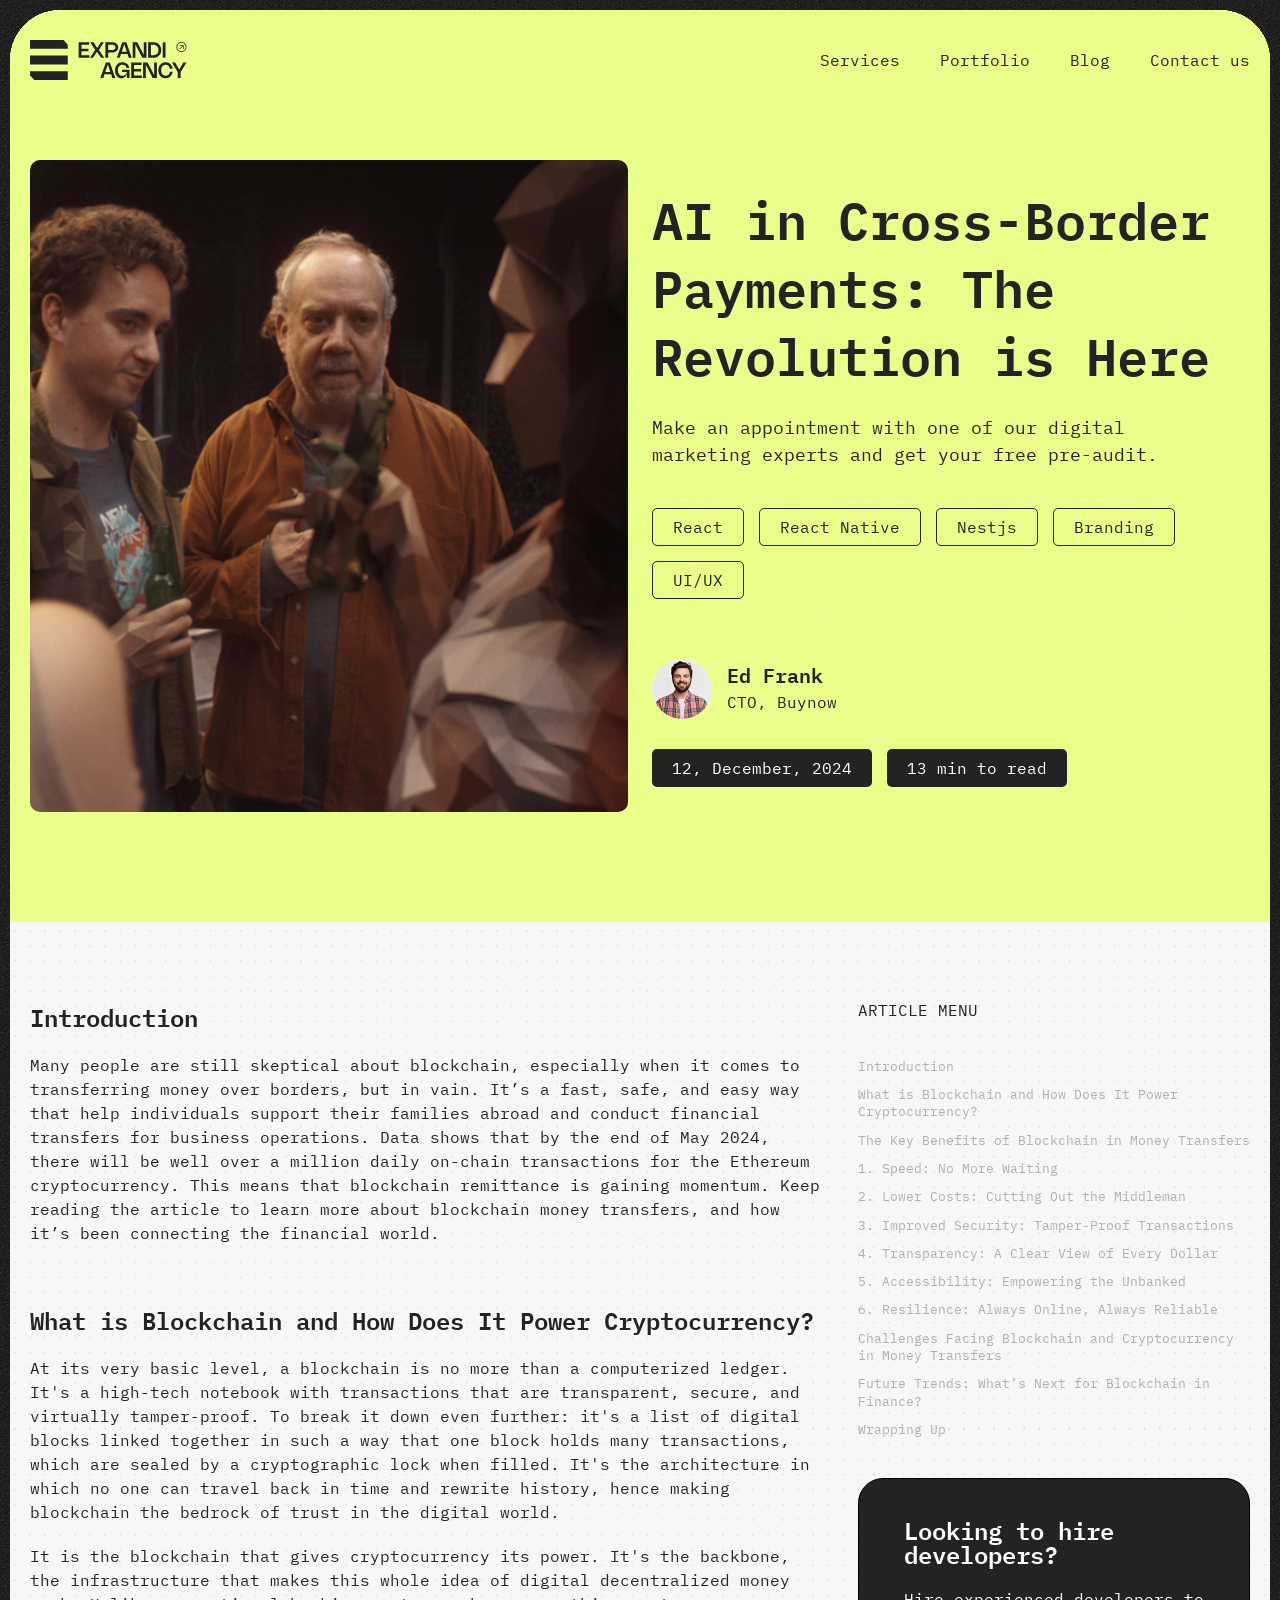
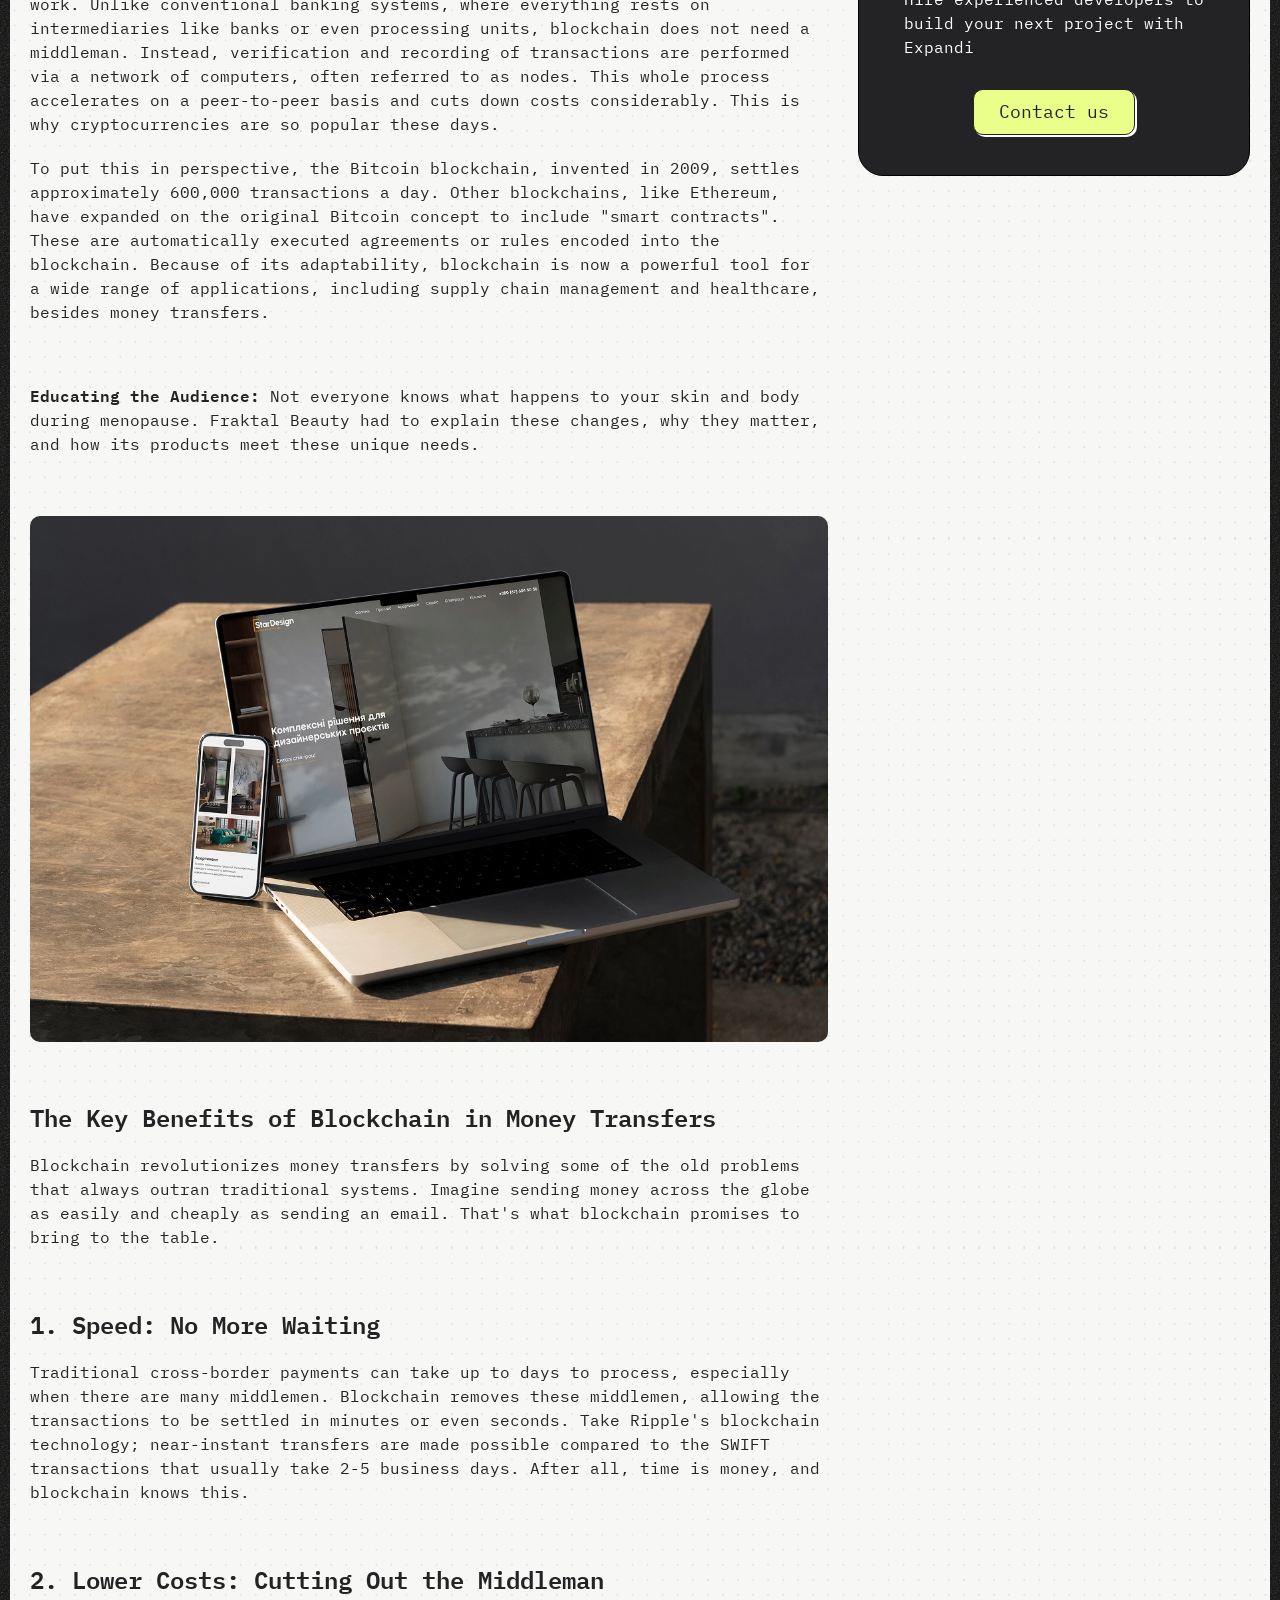
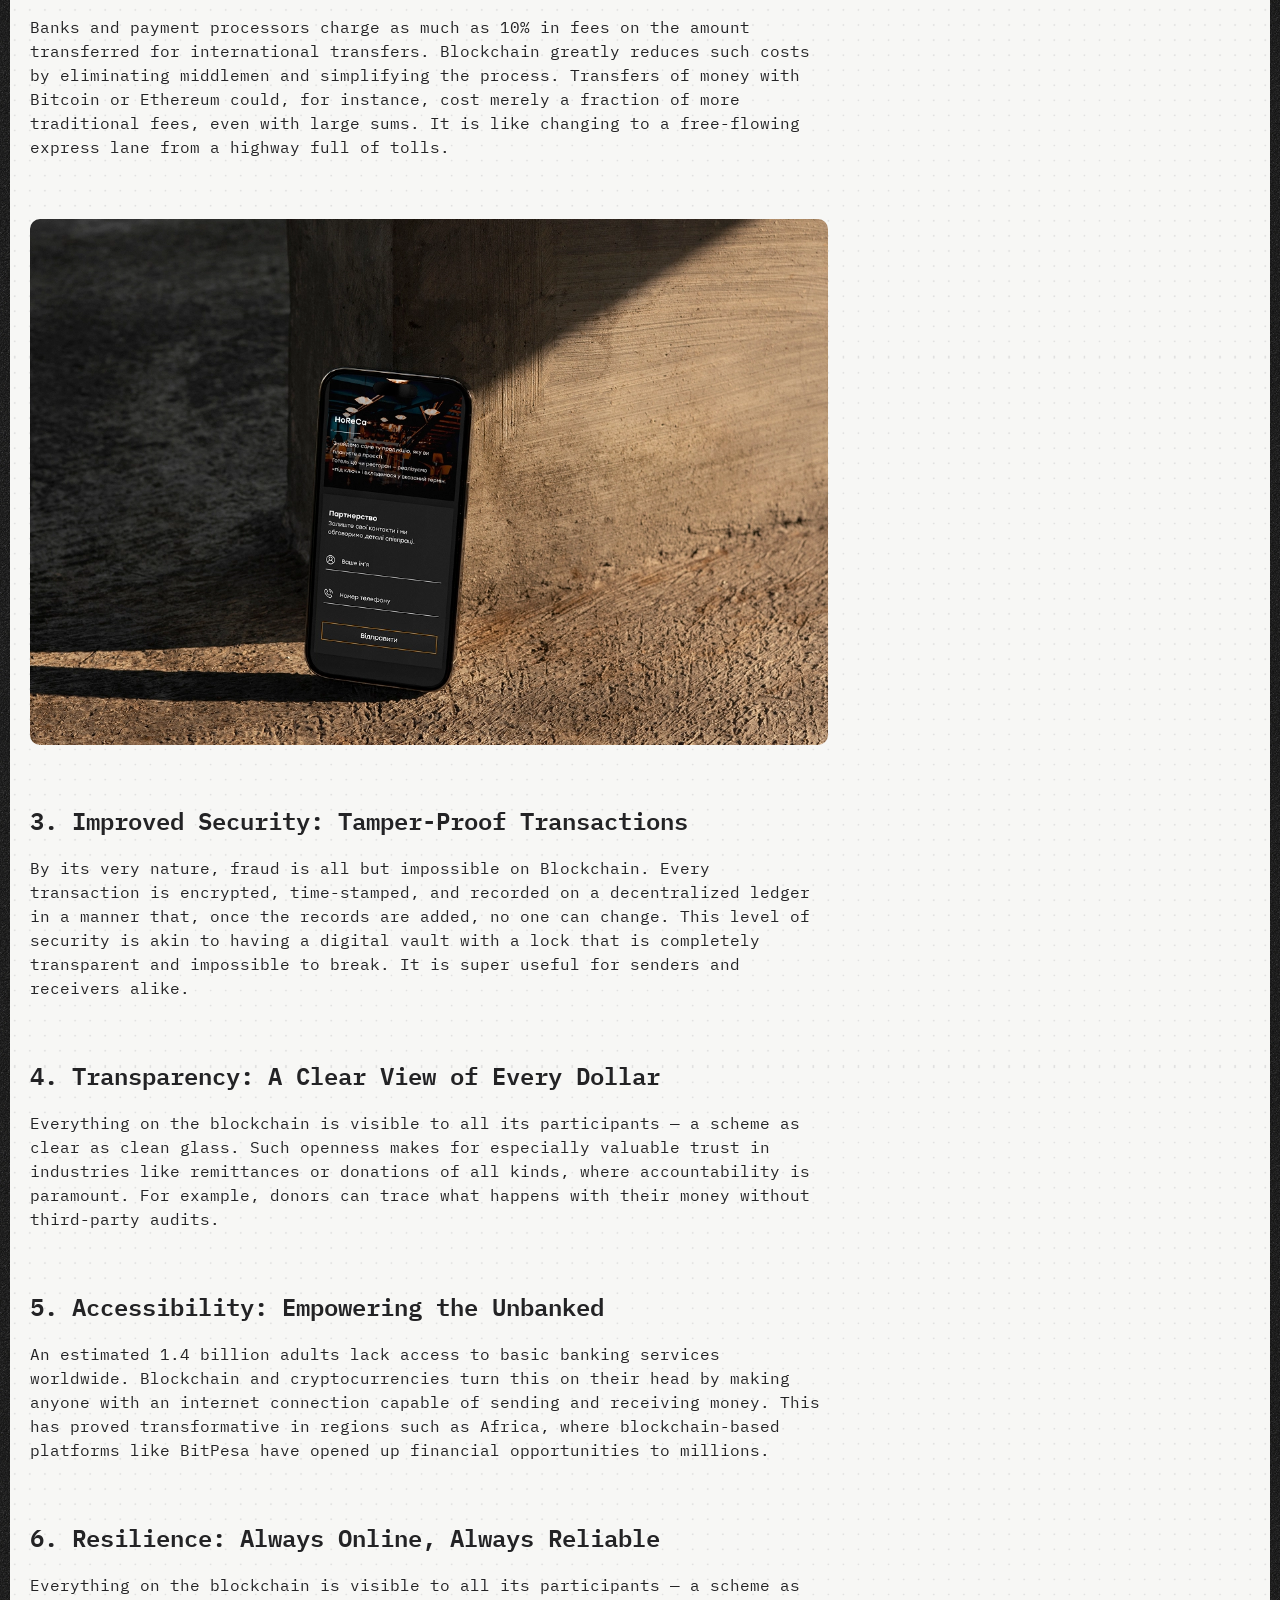
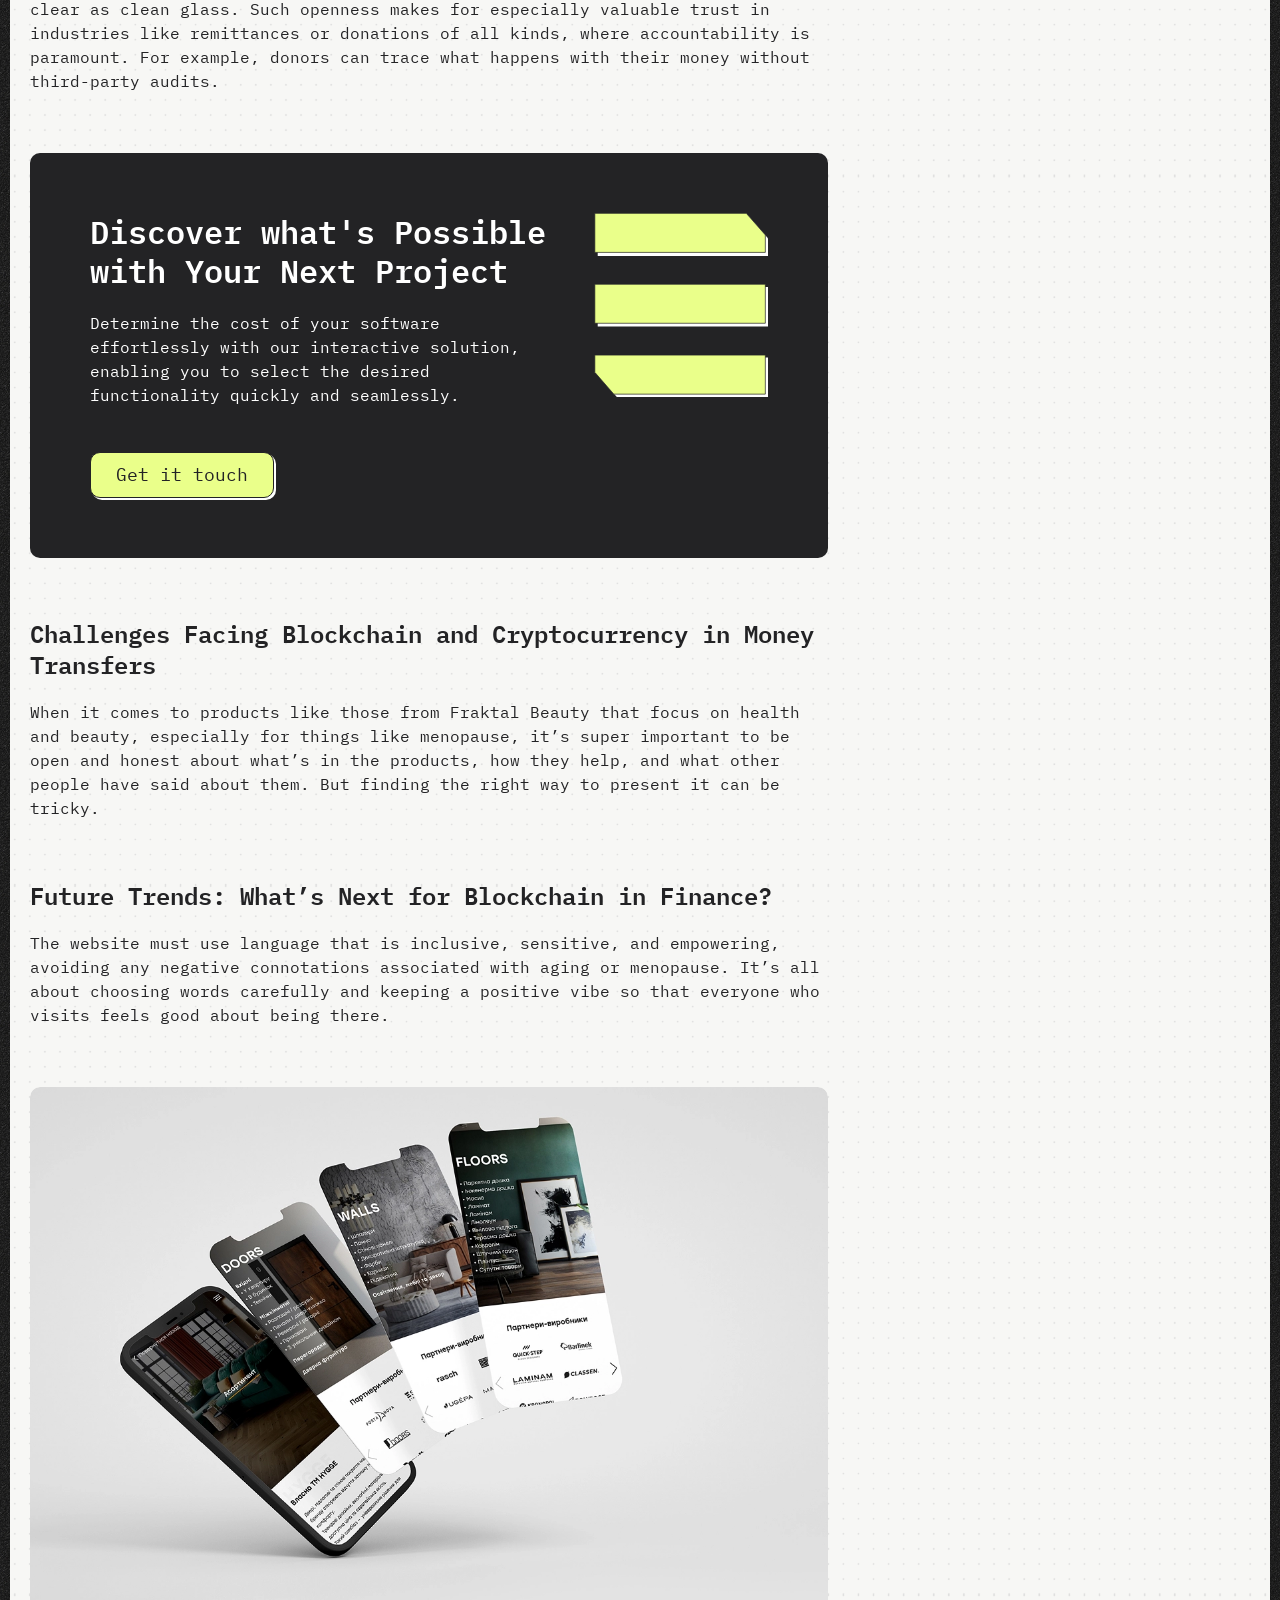
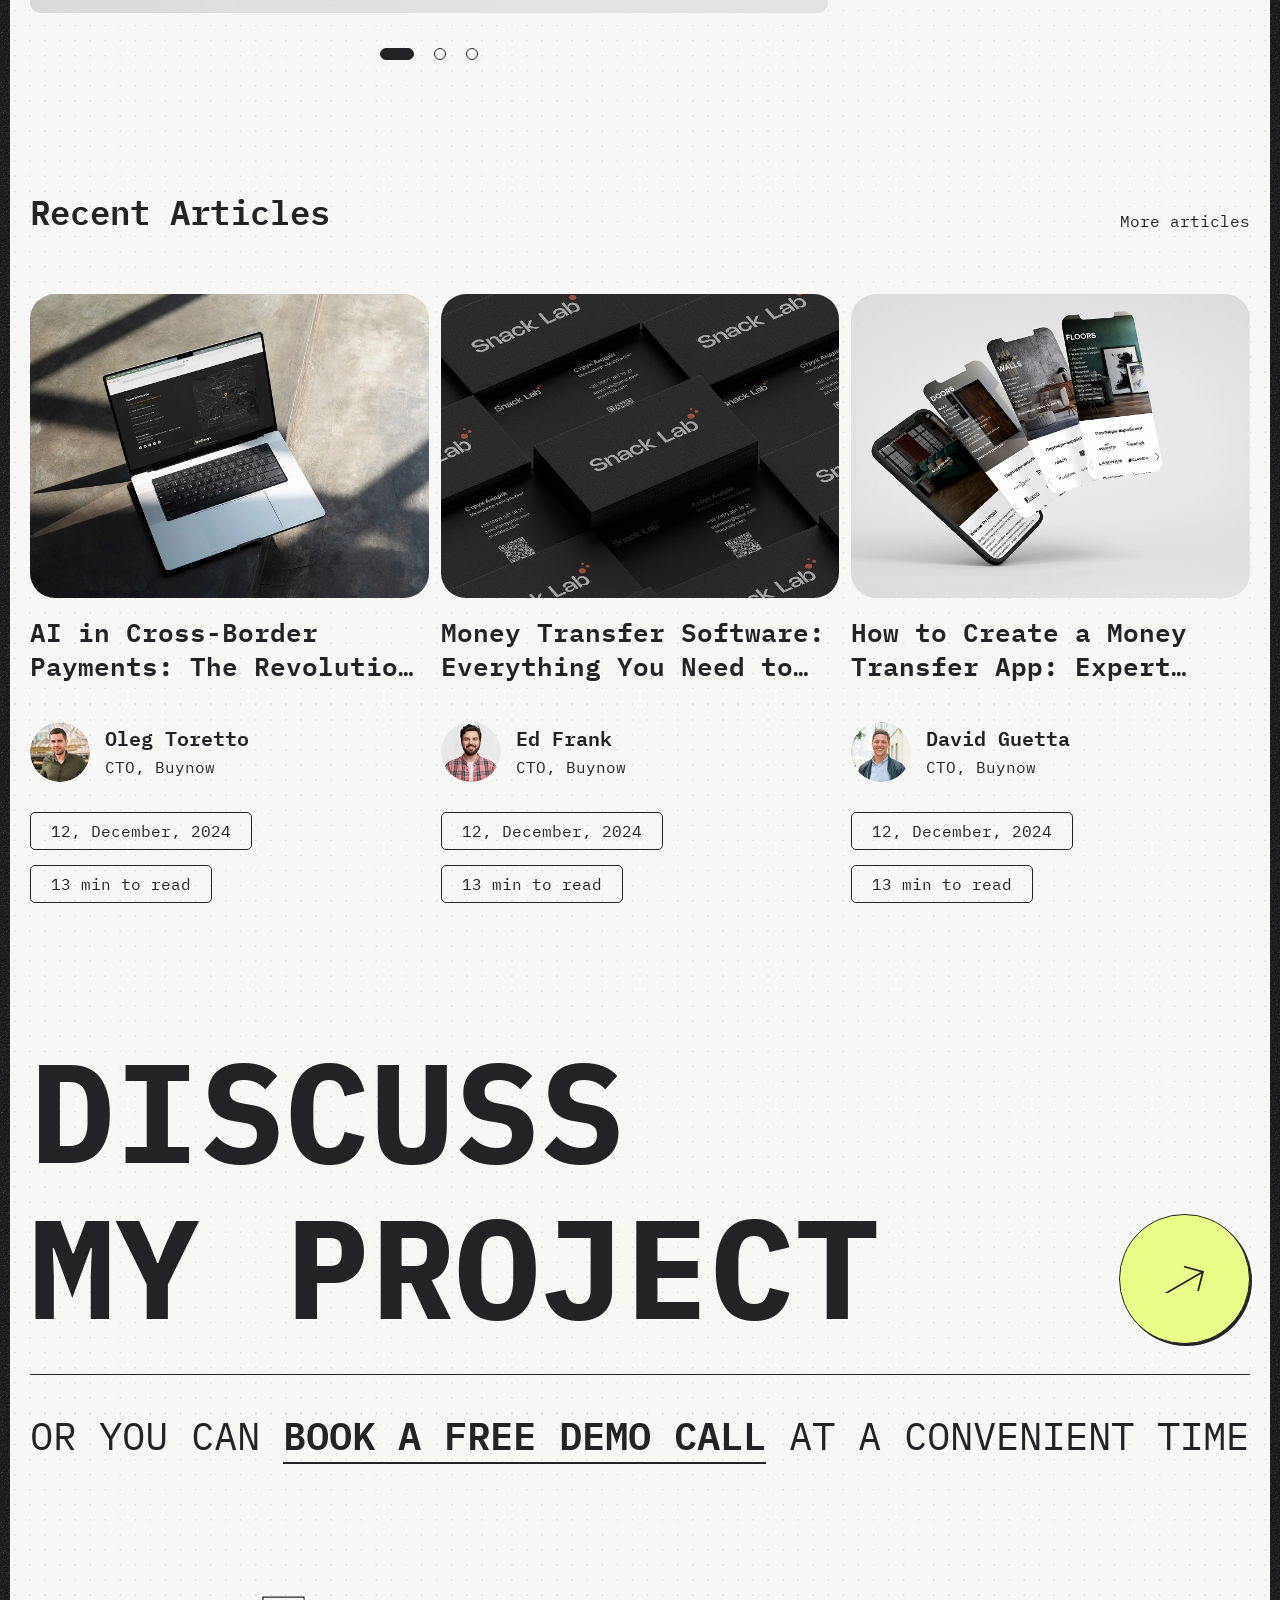
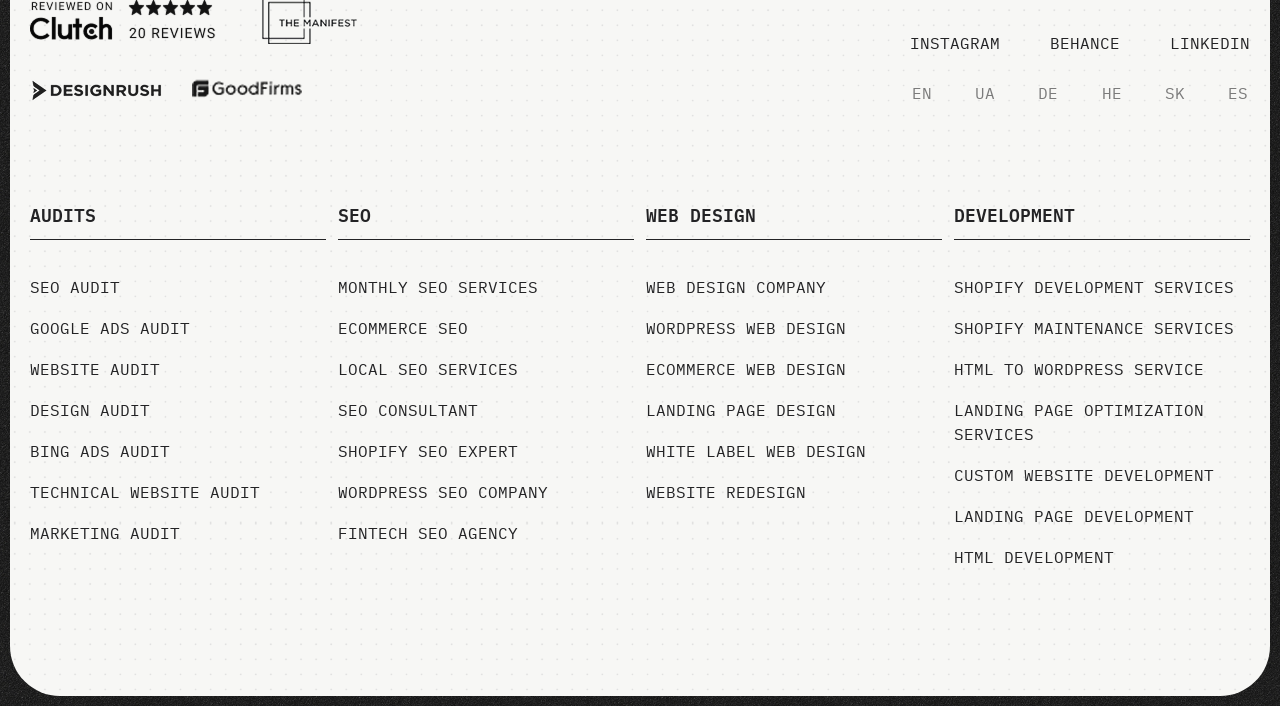
<file: article.html>
<!doctype html>
<html lang="en">
	<head>
		<meta charset="UTF-8">
		<meta name="viewport" content="width=device-width, initial-scale=1.0">
		<link rel="preload" href="./assets/fonts/LibreBodoni-Italic.woff2" as="font" type="font/woff2" crossorigin="anonymous">
		<link rel="preload" href="./assets/fonts/IBMPlexMono-SemiBold.woff2" as="font" type="font/woff2" crossorigin="anonymous">
		<link rel="preload" href="./assets/fonts/IBMPlexMono-Regular.woff2" as="font" type="font/woff2" crossorigin="anonymous">
		<link rel="preload" href="./assets/fonts/IBMPlexMono-Bold.woff2" as="font" type="font/woff2" crossorigin="anonymous">
		<link rel="shortcut icon" href="./assets/img/favicon.ico">
		<title>Article</title>
		<script type="module" crossorigin="" src="./js/app.min.js?v=1762023561948"></script>
		<link rel="stylesheet" crossorigin="" href="./css/app.min.css?v=1762023561948">
	</head>
	<body>
		<div class="wrapper">
			<header class="header">
				<div class="header__container">
					<div class="header__body">
						<a href="index.html" class="header__logo">
							<svg width="157" height="40" viewbox="0 0 157 40" fill="none" xmlns="http://www.w3.org/2000/svg">
								<path d="M59.0837 2.36942V4.85203H51.4436V8.83177H58.4519V11.2388H51.4436V15.1877H59.2863V17.6703H48.6313V2.36942H59.0837Z" fill="currentColor"></path>
								<path d="M68.9069 9.87564L74.3426 17.6703H71.0152L66.9668 11.7161L63.0283 17.6703H59.9036L65.1847 9.89624L60.1989 2.36942H63.4987L67.1523 8.06604L70.8127 2.36942H73.9305L68.9069 9.87564Z" fill="currentColor"></path>
								<path d="M75.3813 2.36942H82.5511C83.1073 2.36942 83.6327 2.42436 84.1272 2.53424C84.6216 2.64412 85.0783 2.80551 85.5007 3.01153C85.923 3.22099 86.3007 3.47166 86.6338 3.7704C86.9703 4.06913 87.2553 4.40221 87.4888 4.77306C87.7258 5.1439 87.9043 5.54909 88.0279 5.98518C88.1515 6.42127 88.2168 6.88483 88.2168 7.37929C88.2168 7.87375 88.155 8.33731 88.0279 8.77683C87.9009 9.21636 87.7189 9.62154 87.4854 9.99239C87.2485 10.3632 86.9635 10.6997 86.6304 11.0019C86.2939 11.3007 85.9162 11.5548 85.4972 11.7642C85.0749 11.9737 84.6182 12.1351 84.1237 12.2449C83.6293 12.3583 83.1073 12.4132 82.5545 12.4132H78.2005V17.6669H75.3882V2.36942H75.3813ZM82.3691 9.97865C82.8361 9.97865 83.2584 9.92028 83.6327 9.8001C84.007 9.67992 84.3263 9.50823 84.5873 9.28503C84.8483 9.06184 85.0508 8.78714 85.1916 8.46779C85.3324 8.14845 85.4045 7.78791 85.4045 7.38616C85.4045 6.98441 85.3359 6.63416 85.1951 6.31482C85.0543 5.99548 84.8586 5.72421 84.5976 5.50445C84.3401 5.28469 84.0241 5.113 83.6533 4.99282C83.2825 4.87264 82.867 4.81426 82.4068 4.81426H78.197V9.98209H82.3691V9.97865Z" fill="currentColor"></path>
								<path d="M86.7966 17.6703L92.2838 2.36942H96.3391L101.754 17.6703H98.7633L97.5546 14.0717H90.9549L89.7291 17.6703H86.7966ZM96.7511 11.6715L94.2754 4.27859L91.7653 11.6715H96.7511Z" fill="currentColor"></path>
								<path d="M116.474 17.6703H112.254L105.397 4.60137V17.6703H102.68V2.36942H107.223L113.761 14.7894V2.36942H116.477V17.6703H116.474Z" fill="currentColor"></path>
								<path d="M118.122 2.36942H123.427C124.204 2.36942 124.938 2.45183 125.625 2.61665C126.312 2.78147 126.947 3.0184 127.524 3.32744C128.101 3.63648 128.619 4.01763 129.079 4.46402C129.536 4.91041 129.924 5.41861 130.244 5.98518C130.559 6.55175 130.803 7.17326 130.975 7.84972C131.143 8.52617 131.229 9.24726 131.229 10.0199C131.229 10.7925 131.143 11.5135 130.975 12.19C130.807 12.8665 130.563 13.488 130.244 14.0545C129.928 14.6211 129.54 15.1293 129.079 15.5757C128.623 16.0221 128.104 16.4032 127.524 16.7123C126.947 17.0213 126.312 17.2582 125.625 17.4231C124.938 17.5879 124.204 17.6703 123.427 17.6703H118.122V2.36942ZM123.393 15.1774C124.183 15.1774 124.887 15.0606 125.505 14.8306C126.126 14.6005 126.652 14.264 127.081 13.821C127.51 13.3815 127.84 12.8424 128.067 12.2037C128.293 11.5651 128.406 10.8371 128.406 10.0199C128.406 9.20262 128.293 8.47466 128.067 7.83598C127.84 7.1973 127.51 6.6582 127.081 6.21867C126.652 5.77915 126.126 5.44264 125.505 5.20915C124.883 4.97565 124.179 4.86233 123.393 4.86233H120.893V15.1774H123.393Z" fill="currentColor"></path>
								<path d="M135.528 17.6703H132.716V2.36942H135.528V17.6703Z" fill="currentColor"></path>
								<path d="M70.355 37.903L75.8422 22.6021H79.8974L85.3125 37.903H82.3217L81.113 34.3044H74.5133L73.2874 37.903H70.355ZM80.3095 31.9076L77.8337 24.5147L75.3236 31.9076H80.3095Z" fill="currentColor"></path>
								<path d="M87.8809 30.2515C87.8809 31.1237 87.9771 31.9031 88.1728 32.5899C88.3685 33.2732 88.6501 33.8535 89.0244 34.324C89.3987 34.7944 89.8588 35.1549 90.4013 35.4022C90.9439 35.6494 91.5654 35.773 92.259 35.773C92.9011 35.773 93.4952 35.6769 94.0446 35.4846C94.5905 35.2923 95.0678 35.0244 95.4764 34.6776C95.8816 34.3308 96.2078 33.9222 96.4516 33.4449C96.6954 32.9676 96.8293 32.4457 96.8568 31.8791H92.0804V29.7193H99.5386V37.9054H96.8843V33.8501C96.692 34.5128 96.4207 35.1137 96.0739 35.6563C95.7271 36.1988 95.3151 36.6555 94.8412 37.0366C94.3673 37.4178 93.8385 37.7097 93.2548 37.9157C92.6711 38.1217 92.0461 38.2247 91.3731 38.2247C90.7584 38.2247 90.1781 38.1354 89.6253 37.9603C89.0759 37.7852 88.5643 37.5311 88.0973 37.2015C87.6303 36.8718 87.2079 36.4701 86.8336 35.9996C86.4559 35.5258 86.1366 34.997 85.8722 34.4064C85.6078 33.8158 85.4052 33.1736 85.2644 32.4766C85.1236 31.7795 85.0515 31.0413 85.0515 30.2584C85.0515 29.4755 85.1305 28.7132 85.2919 28.0127C85.4533 27.3088 85.6833 26.6632 85.9889 26.0726C86.2911 25.482 86.6585 24.9532 87.0912 24.4828C87.5238 24.0123 88.008 23.6175 88.5505 23.2913C89.0931 22.965 89.6837 22.7178 90.3258 22.5461C90.9679 22.3744 91.6478 22.2852 92.3689 22.2852C93.2617 22.2852 94.0961 22.4191 94.8721 22.6835C95.6481 22.9479 96.3418 23.329 96.953 23.8269C97.5642 24.3214 98.0758 24.9223 98.4913 25.6296C98.9068 26.337 99.1952 27.1302 99.3566 28.0093H96.5478C96.4276 27.4839 96.2387 27.0238 95.9881 26.622C95.7374 26.2203 95.4318 25.8837 95.0747 25.6125C94.7176 25.3412 94.3124 25.1318 93.8591 24.991C93.4059 24.8502 92.908 24.7781 92.3757 24.7781C91.6684 24.7781 91.0366 24.9017 90.4803 25.1455C89.9206 25.3893 89.4502 25.7464 89.0656 26.2168C88.681 26.6872 88.3857 27.2607 88.1831 27.9406C87.9805 28.6205 87.8775 29.3931 87.8775 30.2584L87.8809 30.2515Z" fill="currentColor"></path>
								<path d="M111.642 22.6044V25.087H104.002V29.0667H111.011V31.4738H104.002V35.4226H111.845V37.9052H101.19V22.6044H111.642Z" fill="currentColor"></path>
								<path d="M126.876 37.903H122.656L115.799 24.8341V37.903H113.083V22.6021H117.626L124.164 35.0221V22.6021H126.88V37.903H126.876Z" fill="currentColor"></path>
								<path d="M131.186 30.2505C131.186 31.1158 131.289 31.8918 131.491 32.5683C131.694 33.2447 131.989 33.8216 132.374 34.292C132.758 34.7625 133.229 35.1161 133.785 35.3634C134.341 35.6072 134.973 35.7308 135.684 35.7308C136.831 35.7308 137.754 35.4046 138.455 34.759C139.155 34.11 139.622 33.1417 139.856 31.8609H142.658C142.503 32.8533 142.232 33.7426 141.837 34.529C141.442 35.3153 140.944 35.9814 140.343 36.5308C139.743 37.0802 139.049 37.4992 138.263 37.791C137.476 38.0829 136.614 38.2271 135.677 38.2271C134.956 38.2271 134.276 38.1413 133.634 37.9662C132.992 37.7945 132.401 37.5438 131.859 37.221C131.316 36.8948 130.829 36.4999 130.399 36.0295C129.967 35.5591 129.599 35.0303 129.297 34.4397C128.995 33.8491 128.761 33.2035 128.6 32.4996C128.439 31.7957 128.36 31.0471 128.36 30.2539C128.36 29.4607 128.439 28.7087 128.6 28.0082C128.761 27.3043 128.991 26.6588 129.297 26.0681C129.599 25.4775 129.967 24.9487 130.399 24.4783C130.832 24.0079 131.316 23.613 131.859 23.2868C132.401 22.9606 132.992 22.7133 133.634 22.5417C134.276 22.37 134.956 22.2807 135.677 22.2807C136.614 22.2807 137.476 22.4249 138.263 22.7168C139.049 23.0087 139.743 23.4276 140.343 23.977C140.944 24.5264 141.442 25.1925 141.837 25.9789C142.232 26.7652 142.503 27.6545 142.658 28.6469H139.856C139.619 27.3627 139.152 26.3978 138.455 25.7488C137.754 25.0998 136.831 24.777 135.684 24.777C134.973 24.777 134.341 24.9007 133.785 25.1445C133.229 25.3883 132.758 25.7454 132.374 26.2158C131.989 26.6862 131.694 27.2597 131.491 27.9395C131.289 28.6194 131.186 29.392 131.186 30.2573V30.2505Z" fill="currentColor"></path>
								<path d="M156.458 22.6044L150.597 32.2189V37.9052H147.785V32.2292L141.971 22.6044H145.137L149.223 29.5783L153.364 22.6044H156.462H156.458Z" fill="currentColor"></path>
								<path d="M151.463 1.99442C148.706 1.99442 146.464 4.23667 146.464 6.99399C146.464 9.75131 148.706 11.9936 151.463 11.9936C154.221 11.9936 156.463 9.75131 156.463 6.99399C156.463 4.23667 154.217 1.99442 151.463 1.99442ZM151.463 11.2999C149.087 11.2999 147.157 9.36672 147.157 6.99399C147.157 4.62125 149.087 2.68804 151.463 2.68804C153.84 2.68804 155.769 4.61782 155.769 6.99399C155.769 9.37016 153.836 11.2999 151.463 11.2999Z" fill="currentColor"></path>
								<path d="M153.661 5.18192V9.06895H152.967V6.3597L149.966 9.31618L149.482 8.82515L152.469 5.87554H149.722V5.18192H153.661Z" fill="currentColor"></path>
								<path d="M37.7646 4.81415V8.75955H-0.00341797V0H33.5274L37.7646 4.81415Z" fill="currentColor"></path>
								<path d="M37.7646 15.6205H-0.00341797V24.3801H37.7646V15.6205Z" fill="currentColor"></path>
								<path d="M37.7646 31.2411V40.0006H4.23386L-0.00341797 35.1418V31.2411H37.7646Z" fill="currentColor"></path>
							</svg>
						</a>
						<div class="header__menu menu">
							<button type="button" data-fls-menu="" class="menu__icon icon-menu">
								<span class="icon-menu__text">Menu</span>
								<span class="icon-menu__close">Close</span>
							</button>
							<nav class="menu__body">
								<ul class="menu__list">
									<li class="menu__item">
										<a href="#" class="menu__link link-decor" data-hover-toggle="">Services</a>
										<div class="submenu" data-submenu="">
											<div class="submenu__head">
												<button type="button" class="submenu__close" data-close-parent="">
													<span class="submenu__close-icon">
														<svg width="12" height="10" viewbox="0 0 12 10" fill="none" xmlns="http://www.w3.org/2000/svg">
															<path d="M11.5 4.99996L0.500001 4.99996M0.500001 4.99996L3.97369 8.66663M0.500001 4.99996L3.97369 1.33329" stroke="currentColor" stroke-linecap="round" stroke-linejoin="round"></path>
														</svg>
													</span>
													<span class="submenu__close-text">Back</span>
												</button>
											</div>
											<ul class="submenu__list">
												<li class="submenu__item">
													<a href="#" class="submenu__link">Marketing Audit</a>
												</li>
												<li class="submenu__item">
													<a href="#" class="submenu__link">SEO</a>
												</li>
												<li class="submenu__item">
													<a href="#" class="submenu__link">Web Design</a>
												</li>
												<li class="submenu__item">
													<a href="#" class="submenu__link">Web Development</a>
												</li>
												<li class="submenu__item">
													<a href="#" class="submenu__link">PPC</a>
												</li>
											</ul>
										</div>
									</li>
									<li class="menu__item">
										<a href="#" class="menu__link link-decor">Portfolio</a>
									</li>
									<li class="menu__item">
										<a href="#" class="menu__link link-decor">Blog</a>
									</li>
									<li class="menu__item">
										<a href="#" class="menu__link link-decor">Contact us</a>
									</li>
								</ul>
								<div class="menu__bottom">
									<a href="mailto:expanid@gmail.com" class="menu__contact">expanid@gmail.com</a>
									<div class="menu__socials">
										<a href="#" class="menu__social">Instagram</a>
										<a href="#" class="menu__social">Linkendin</a>
									</div>
								</div>
							</nav>
						</div>
					</div>
				</div>
			</header>
			<main class="page page--article">
				<section class="article-detail">
					<div class="article-detail__container">
						<div class="article-detail__promo">
							<div class="article-detail__promo-img">
								<img alt="Image" loading="lazy" src="./assets/img/article/image.webp">
							</div>
							<div class="article-detail__promo-content">
								<h1 class="article-detail__title title title--h2">AI in Cross-Border Payments: The Revolution is Here</h1>
								<div class="article-detail__descr">
									Make an appointment with one of our digital marketing experts and get your free pre-audit.
								</div>
								<div class="article-detail__tags tags-block">
									<a href="#" class="tags-block__btn tags-block__btn--dark">React</a>
									<a href="#" class="tags-block__btn tags-block__btn--dark">React Native</a>
									<a href="#" class="tags-block__btn tags-block__btn--dark">Nestjs</a>
									<a href="#" class="tags-block__btn tags-block__btn--dark">Branding</a>
									<a href="#" class="tags-block__btn tags-block__btn--dark">UI/UX</a>
								</div>
								<div class="article-detail__author">
									<div class="article-detail__author-img">
										<img alt="Image" loading="lazy" src="./assets/img/reviews/image-3.webp">
									</div>
									<div class="article-detail__author-body">
										<div class="article-detail__author-name">Ed Frank</div>
										<div class="article-detail__author-position">CTO, Buynow</div>
									</div>
								</div>
								<div class="article-detail__badges">
									<div class="article-detail__badge">12, December, 2024</div>
									<div class="article-detail__badge">13 min to read</div>
								</div>
							</div>
						</div>
						<div class="article-detail__body">
							<div class="article-detail__content">
								<div id="some-section-1" class="article-detail__section" data-scroll-section="">
									<h6>Introduction</h6>
									<p>
										Many people are still skeptical about blockchain, especially when it comes to transferring money
                        over borders, but in vain. It’s a fast, safe, and easy way that help individuals support their
                        families abroad and conduct financial transfers for business operations. Data shows that by the
                        end of May 2024, there will be well over a million daily on-chain transactions for the Ethereum
                        cryptocurrency. This means that blockchain remittance is gaining momentum. Keep reading the
                        article to learn more about blockchain money transfers, and how it’s been connecting the
                        financial world.
									</p>
								</div>
								<div id="some-section-2" class="article-detail__section" data-scroll-section="">
									<h6>What is Blockchain and How Does It Power Cryptocurrency?</h6>
									<p>
										At its very basic level, a blockchain is no more than a computerized ledger. It's a high-tech
                        notebook with transactions that are transparent, secure, and virtually tamper-proof. To break it
                        down even further: it's a list of digital blocks linked together in such a way that one block
                        holds many transactions, which are sealed by a cryptographic lock when filled. It's the
                        architecture in which no one can travel back in time and rewrite history, hence making
                        blockchain the bedrock of trust in the digital world.
									</p>
									<p>
										It is the blockchain that gives cryptocurrency its power. It's the backbone, the infrastructure
                        that makes this whole idea of digital decentralized money work. Unlike conventional banking
                        systems, where everything rests on intermediaries like banks or even processing units,
                        blockchain does not need a middleman. Instead, verification and recording of transactions are
                        performed via a network of computers, often referred to as nodes. This whole process accelerates
                        on a peer-to-peer basis and cuts down costs considerably. This is why cryptocurrencies are so
                        popular these days.
									</p>
									<p>
										To put this in perspective, the Bitcoin blockchain, invented in 2009, settles approximately
                        600,000 transactions a day. Other blockchains, like Ethereum, have expanded on the original
                        Bitcoin concept to include "smart contracts". These are automatically executed agreements or
                        rules encoded into the blockchain. Because of its adaptability, blockchain is now a powerful
                        tool for a wide range of applications, including supply chain management and healthcare, besides
                        money transfers.
									</p>
								</div>
								<p>
									<b>Educating the Audience:</b>
									Not everyone knows what happens to your skin and body during
                    menopause. Fraktal Beauty had to
                    explain these changes, why they matter, and how its products meet these unique needs.
								</p>
								<div class="article-detail__img">
									<img alt="Image" loading="lazy" src="./assets/img/project/image-2.webp">
								</div>
								<div id="some-section-3" class="article-detail__section" data-scroll-section="">
									<h6>The Key Benefits of Blockchain in Money Transfers</h6>
									<p>
										Blockchain revolutionizes money transfers by solving some of the old problems that always outran
                        traditional systems. Imagine sending money across the globe as easily and cheaply as sending an
                        email. That's what blockchain promises to bring to the table.
									</p>
								</div>
								<div id="some-section-4" class="article-detail__section" data-scroll-section="">
									<h6>1. Speed: No More Waiting</h6>
									<p>
										Traditional cross-border payments can take up to days to process, especially when there are many
                        middlemen. Blockchain removes these middlemen, allowing the transactions to be settled in
                        minutes or even seconds. Take Ripple's blockchain technology; near-instant transfers are made
                        possible compared to the SWIFT transactions that usually take 2-5 business days. After all, time
                        is money, and blockchain knows this.
									</p>
								</div>
								<div id="some-section-5" class="article-detail__section" data-scroll-section="">
									<h6>2. Lower Costs: Cutting Out the Middleman</h6>
									<p>
										Banks and payment processors charge as much as 10% in fees on the amount transferred for
                        international transfers. Blockchain greatly reduces such costs by eliminating middlemen and
                        simplifying the process. Transfers of money with Bitcoin or Ethereum could, for instance, cost
                        merely a fraction of more traditional fees, even with large sums. It is like changing to a
                        free-flowing express lane from a highway full of tolls.
									</p>
								</div>
								<div class="article-detail__img">
									<img alt="Image" loading="lazy" src="./assets/img/project/image-4.webp">
								</div>
								<div id="some-section-6" class="article-detail__section" data-scroll-section="">
									<h6>3. Improved Security: Tamper-Proof Transactions</h6>
									<p>
										By its very nature, fraud is all but impossible on Blockchain. Every transaction is encrypted,
                        time-stamped, and recorded on a decentralized ledger in a manner that, once the records are
                        added, no one can change. This level of security is akin to having a digital vault with a lock
                        that is completely transparent and impossible to break. It is super useful for senders and
                        receivers alike.
									</p>
								</div>
								<div id="some-section-7" class="article-detail__section" data-scroll-section="">
									<h6>4. Transparency: A Clear View of Every Dollar</h6>
									<p>
										Everything on the blockchain is visible to all its participants — a scheme as clear as clean
                        glass. Such openness makes for especially valuable trust in industries like remittances or
                        donations of all kinds, where accountability is paramount. For example, donors can trace what
                        happens with their money without third-party audits.
									</p>
								</div>
								<div id="some-section-8" class="article-detail__section" data-scroll-section="">
									<h6>5. Accessibility: Empowering the Unbanked</h6>
									<p>
										An estimated 1.4 billion adults lack access to basic banking services worldwide. Blockchain and
                        cryptocurrencies turn this on their head by making anyone with an internet connection capable of
                        sending and receiving money. This has proved transformative in regions such as Africa, where
                        blockchain-based platforms like BitPesa have opened up financial opportunities to millions.
									</p>
								</div>
								<div id="some-section-9" class="article-detail__section" data-scroll-section="">
									<h6>6. Resilience: Always Online, Always Reliable</h6>
									<p>
										Everything on the blockchain is visible to all its participants — a scheme as clear as clean
                        glass. Such openness makes for especially valuable trust in industries like remittances or
                        donations of all kinds, where accountability is paramount. For example, donors can trace what
                        happens with their money without third-party audits.
									</p>
								</div>
								<div class="proposal-block">
									<div class="proposal-block__body">
										<div class="proposal-block__title">Discover what's Possible with Your Next Project</div>
										<div class="proposal-block__text">
											Determine the cost of your software effortlessly with our interactive solution, enabling you
                            to select the desired functionality quickly and seamlessly.
										</div>
										<a href="#" class="proposal-block__btn button button--light-shadow button--small">Get it touch</a>
									</div>
									<div class="proposal-block__img">
										<img src="./assets/img/article/logo.svg" alt="Image" loading="lazy">
									</div>
								</div>
								<div id="some-section-10" class="article-detail__section" data-scroll-section="">
									<h6>Challenges Facing Blockchain and Cryptocurrency in Money Transfers</h6>
									<p>
										When it comes to products like those from Fraktal Beauty that focus on health and beauty,
                        especially for things like
                        menopause, it’s super important to be open and honest about what’s in the products, how they
                        help, and what other people
                        have said about them. But finding the right way to present it can be tricky.
									</p>
								</div>
								<div id="some-section-11" class="article-detail__section" data-scroll-section="">
									<h6>Future Trends: What’s Next for Blockchain in Finance?</h6>
									<p>
										The website must use language that is inclusive, sensitive, and empowering, avoiding any
                        negative connotations
                        associated with aging or menopause. It’s all about choosing words carefully and keeping a
                        positive vibe so that everyone
                        who visits feels good about being there.
									</p>
								</div>
								<div id="some-section-12" data-fls-slider="" class="article-detail__slider swiper" data-scroll-section="">
									<div class="article-detail__wrapper swiper-wrapper">
										<div class="article-detail__slide swiper-slide">
											<img alt="Image" loading="lazy" src="./assets/img/project/image-3.webp">
										</div>
										<div class="article-detail__slide swiper-slide">
											<img alt="Image" loading="lazy" src="./assets/img/project/image-4.webp">
										</div>
										<div class="article-detail__slide swiper-slide">
											<img alt="Image" loading="lazy" src="./assets/img/project/image-5.webp">
										</div>
									</div>
									<div class="swiper-pagination"></div>
								</div>
							</div>
							<aside class="article-detail__aside" data-article-menu="">
								<div class="article-detail__aside-body">
									<div class="article-detail__aside-title">ARTICLE MENU</div>
									<ul class="article-detail__aside-list">
										<li class="article-detail__aside-item">
											<a href="#" class="article-detail__aside-link" data-fls-scrollto-top="30" data-fls-scrollto="#some-section-1">Introduction</a>
										</li>
										<li class="article-detail__aside-item">
											<a href="#" class="article-detail__aside-link" data-fls-scrollto-top="30" data-fls-scrollto="#some-section-2">What is Blockchain and How Does It Power Cryptocurrency?</a>
										</li>
										<li class="article-detail__aside-item">
											<a href="#" class="article-detail__aside-link" data-fls-scrollto-top="30" data-fls-scrollto="#some-section-3">The Key Benefits of Blockchain in Money Transfers</a>
										</li>
										<li class="article-detail__aside-item">
											<a href="#" class="article-detail__aside-link" data-fls-scrollto-top="30" data-fls-scrollto="#some-section-4">1. Speed: No More Waiting</a>
										</li>
										<li class="article-detail__aside-item">
											<a href="#" class="article-detail__aside-link" data-fls-scrollto-top="30" data-fls-scrollto="#some-section-5">2. Lower Costs: Cutting Out the Middleman</a>
										</li>
										<li class="article-detail__aside-item">
											<a href="#" class="article-detail__aside-link" data-fls-scrollto-top="30" data-fls-scrollto="#some-section-6">3. Improved Security: Tamper-Proof Transactions</a>
										</li>
										<li class="article-detail__aside-item">
											<a href="#" class="article-detail__aside-link" data-fls-scrollto-top="30" data-fls-scrollto="#some-section-7">4. Transparency: A Clear View of Every Dollar</a>
										</li>
										<li class="article-detail__aside-item">
											<a href="#" class="article-detail__aside-link" data-fls-scrollto-top="30" data-fls-scrollto="#some-section-8">5. Accessibility: Empowering the Unbanked</a>
										</li>
										<li class="article-detail__aside-item">
											<a href="#" class="article-detail__aside-link" data-fls-scrollto-top="30" data-fls-scrollto="#some-section-9">6. Resilience: Always Online, Always Reliable</a>
										</li>
										<li class="article-detail__aside-item">
											<a href="#" class="article-detail__aside-link" data-fls-scrollto-top="30" data-fls-scrollto="#some-section-10">Challenges Facing Blockchain and Cryptocurrency in Money Transfers</a>
										</li>
										<li class="article-detail__aside-item">
											<a href="#" class="article-detail__aside-link" data-fls-scrollto-top="30" data-fls-scrollto="#some-section-11">Future Trends: What’s Next for Blockchain in Finance?</a>
										</li>
										<li class="article-detail__aside-item">
											<a href="#" class="article-detail__aside-link" data-fls-scrollto-top="30" data-fls-scrollto="#some-section-12">Wrapping Up</a>
										</li>
									</ul>
									<div class="article-detail__contacts">
										<div class="article-detail__contacts-title">Looking to hire developers?</div>
										<div class="article-detail__contacts-text">Hire experienced developers to build your next project with Expandi</div>
										<a href="#" class="article-detail__contacts-btn button button--light-shadow button--small">Contact us</a>
									</div>
								</div>
							</aside>
						</div>
						<button type="button" class="article-detail__menu" data-article-menu-btn="">
							<svg width="20" height="24" viewbox="0 0 20 24" fill="none" xmlns="http://www.w3.org/2000/svg">
								<rect y="0.5" width="20" height="3" fill="currentColor"></rect>
								<rect y="10.5" width="20" height="3" fill="currentColor"></rect>
								<rect y="20.5" width="20" height="3" fill="currentColor"></rect>
							</svg>
						</button>
					</div>
				</section>
				<section class="articles">
					<div class="articles__container">
						<div class="articles__head">
							<h2 class="articles__title title title--h4">Recent Articles</h2>
							<a href="#" class="articles__more link-decor">More articles</a>
						</div>
						<div class="articles__items">
							<article class="article-card" data-fls-watcher="" data-fls-watcher-threshold="0.6">
								<div class="article-card__img">
									<img alt="Image" loading="lazy" src="./assets/img/blog/Image-1.webp">
									<div class="article-card__arrow">
										<svg width="18" height="18" viewbox="0 0 18 18" fill="none" xmlns="http://www.w3.org/2000/svg">
											<path d="M1.20581 12.9998L16.7943 3.99979M16.7943 3.99979L4.29679 0.822911M16.7943 3.99979L13.2968 16.4114" stroke="currentColor" stroke-width="1.25" stroke-linecap="round" stroke-linejoin="round"></path>
										</svg>
									</div>
								</div>
								<a href="#" class="article-card__title title title--h6">AI in Cross-Border Payments: The Revolution is Here</a>
								<div class="article-card__author">
									<div class="article-card__author-img">
										<img alt="Image" loading="lazy" src="./assets/img/reviews/image-1.webp">
									</div>
									<div class="article-card__author-body">
										<div class="article-card__author-name">Oleg Toretto</div>
										<div class="article-card__author-position">CTO, Buynow</div>
									</div>
								</div>
								<div class="article-card__badges">
									<div class="article-card__badge">12, December, 2024</div>
									<div class="article-card__badge">13 min to read</div>
								</div>
							</article>
							<article class="article-card" data-fls-watcher="" data-fls-watcher-threshold="0.6">
								<div class="article-card__img">
									<img alt="Image" loading="lazy" src="./assets/img/blog/Image-2.webp">
									<div class="article-card__arrow">
										<svg width="18" height="18" viewbox="0 0 18 18" fill="none" xmlns="http://www.w3.org/2000/svg">
											<path d="M1.20581 12.9998L16.7943 3.99979M16.7943 3.99979L4.29679 0.822911M16.7943 3.99979L13.2968 16.4114" stroke="currentColor" stroke-width="1.25" stroke-linecap="round" stroke-linejoin="round"></path>
										</svg>
									</div>
								</div>
								<a href="#" class="article-card__title title title--h6">Money Transfer Software: Everything You Need to Kno...</a>
								<div class="article-card__author">
									<div class="article-card__author-img">
										<img alt="Image" loading="lazy" src="./assets/img/reviews/image-3.webp">
									</div>
									<div class="article-card__author-body">
										<div class="article-card__author-name">Ed Frank</div>
										<div class="article-card__author-position">CTO, Buynow</div>
									</div>
								</div>
								<div class="article-card__badges">
									<div class="article-card__badge">12, December, 2024</div>
									<div class="article-card__badge">13 min to read</div>
								</div>
							</article>
							<article class="article-card" data-fls-watcher="" data-fls-watcher-threshold="0.6">
								<div class="article-card__img">
									<img alt="Image" loading="lazy" src="./assets/img/blog/Image-3.webp">
									<div class="article-card__arrow">
										<svg width="18" height="18" viewbox="0 0 18 18" fill="none" xmlns="http://www.w3.org/2000/svg">
											<path d="M1.20581 12.9998L16.7943 3.99979M16.7943 3.99979L4.29679 0.822911M16.7943 3.99979L13.2968 16.4114" stroke="currentColor" stroke-width="1.25" stroke-linecap="round" stroke-linejoin="round"></path>
										</svg>
									</div>
								</div>
								<a href="#" class="article-card__title title title--h6">How to Create a Money Transfer App: Expert Advice</a>
								<div class="article-card__author">
									<div class="article-card__author-img">
										<img alt="Image" loading="lazy" src="./assets/img/reviews/image-2.webp">
									</div>
									<div class="article-card__author-body">
										<div class="article-card__author-name">David Guetta</div>
										<div class="article-card__author-position">CTO, Buynow</div>
									</div>
								</div>
								<div class="article-card__badges">
									<div class="article-card__badge">12, December, 2024</div>
									<div class="article-card__badge">13 min to read</div>
								</div>
							</article>
						</div>
					</div>
				</section>
				<section class="discuss">
					<div class="discuss__container">
						<a href="#" class="discuss__biglink">
							<span>
								Discuss
								<br>
								my project
							</span>
							<span class="discuss__biglink-arrow">
								<svg width="44" height="32" viewbox="0 0 44 32" fill="none" xmlns="http://www.w3.org/2000/svg">
									<path d="M1.50073 31.0096L42.2039 7.50962M42.2039 7.50962L36.8503 27.9211M42.2039 7.50962L21.8503 1.94029" stroke="currentColor" stroke-width="2" stroke-linecap="round" stroke-linejoin="round"></path>
								</svg>
							</span>
						</a>
						<div class="discuss__text">
							Or you can
							<a href="#" class="discuss__link">Book a Free Demo Сall</a>
							at a convenient time
						</div>
					</div>
				</section>
			</main>
			<footer class="footer fixed-block-hide">
				<div class="footer__container">
					<div class="footer__head">
						<div class="footer__media">
							<div class="footer__media-icon img-darklite">
								<img class="img-darklite__dark" alt="Image" loading="lazy" src="./assets/img/footer/clutch-dark.webp">
								<img class="img-darklite__light" alt="Image" loading="lazy" src="./assets/img/footer/clutch-light.webp">
							</div>
							<div class="footer__media-icon img-darklite">
								<img class="img-darklite__dark" alt="Image" loading="lazy" src="./assets/img/footer/manifest-dark.webp">
								<img class="img-darklite__light" alt="Image" loading="lazy" src="./assets/img/footer/manifest-light.webp">
							</div>
							<div class="footer__media-icon img-darklite">
								<img class="img-darklite__dark" alt="Image" loading="lazy" src="./assets/img/footer/designrush-dark.webp">
								<img class="img-darklite__light" alt="Image" loading="lazy" src="./assets/img/footer/designrush-light.webp">
							</div>
							<div class="footer__media-icon img-darklite">
								<img class="img-darklite__dark" alt="Image" loading="lazy" src="./assets/img/footer/goodfirms-dark.webp">
								<img class="img-darklite__light" alt="Image" loading="lazy" src="./assets/img/footer/goodfirms-light.webp">
							</div>
						</div>
						<div class="footer__actions">
							<div class="footer__socials">
								<a href="#" class="footer__social link-decor">Instagram</a>
								<a href="#" class="footer__social link-decor">Behance</a>
								<a href="#" class="footer__social link-decor">Linkedin</a>
							</div>
							<div class="footer__langs">
								<a href="#" class="footer__lang">En</a>
								<a href="#" class="footer__lang">Ua</a>
								<a href="#" class="footer__lang">DE</a>
								<a href="#" class="footer__lang">He</a>
								<a href="#" class="footer__lang">Sk</a>
								<a href="#" class="footer__lang">Es</a>
							</div>
						</div>
					</div>
					<nav class="footer__menu">
						<div class="footer__menu-col">
							<div class="footer__menu-title">AUDITS</div>
							<ul class="footer__menu-list">
								<li class="footer__menu-item">
									<a href="#" class="footer__menu-link link-decor">SEO AUDIT</a>
								</li>
								<li class="footer__menu-item">
									<a href="#" class="footer__menu-link link-decor">GOOGLE ADS AUDIT</a>
								</li>
								<li class="footer__menu-item">
									<a href="#" class="footer__menu-link link-decor">WEBSITE AUDIT</a>
								</li>
								<li class="footer__menu-item">
									<a href="#" class="footer__menu-link link-decor">DESIGN AUDIT</a>
								</li>
								<li class="footer__menu-item">
									<a href="#" class="footer__menu-link link-decor">BING ADS AUDIT</a>
								</li>
								<li class="footer__menu-item">
									<a href="#" class="footer__menu-link link-decor">TECHNICAL WEBSITE AUDIT</a>
								</li>
								<li class="footer__menu-item">
									<a href="#" class="footer__menu-link link-decor">MARKETING AUDIT</a>
								</li>
							</ul>
						</div>
						<div class="footer__menu-col">
							<div class="footer__menu-title">SEO</div>
							<ul class="footer__menu-list">
								<li class="footer__menu-item">
									<a href="#" class="footer__menu-link link-decor">MONTHLY SEO SERVICES</a>
								</li>
								<li class="footer__menu-item">
									<a href="#" class="footer__menu-link link-decor">ECOMMERCE SEO</a>
								</li>
								<li class="footer__menu-item">
									<a href="#" class="footer__menu-link link-decor">LOCAL SEO SERVICES</a>
								</li>
								<li class="footer__menu-item">
									<a href="#" class="footer__menu-link link-decor">SEO CONSULTANT</a>
								</li>
								<li class="footer__menu-item">
									<a href="#" class="footer__menu-link link-decor">SHOPIFY SEO EXPERT</a>
								</li>
								<li class="footer__menu-item">
									<a href="#" class="footer__menu-link link-decor">WORDPRESS SEO COMPANY</a>
								</li>
								<li class="footer__menu-item">
									<a href="#" class="footer__menu-link link-decor">FINTECH SEO AGENCY</a>
								</li>
							</ul>
						</div>
						<div class="footer__menu-col">
							<div class="footer__menu-title">WEB DESIGN</div>
							<ul class="footer__menu-list">
								<li class="footer__menu-item">
									<a href="#" class="footer__menu-link link-decor">WEB DESIGN COMPANY</a>
								</li>
								<li class="footer__menu-item">
									<a href="#" class="footer__menu-link link-decor">WORDPRESS WEB DESIGN</a>
								</li>
								<li class="footer__menu-item">
									<a href="#" class="footer__menu-link link-decor">ECOMMERCE WEB DESIGN</a>
								</li>
								<li class="footer__menu-item">
									<a href="#" class="footer__menu-link link-decor">LANDING PAGE DESIGN</a>
								</li>
								<li class="footer__menu-item">
									<a href="#" class="footer__menu-link link-decor">WHITE LABEL WEB DESIGN</a>
								</li>
								<li class="footer__menu-item">
									<a href="#" class="footer__menu-link link-decor">WEBSITE REDESIGN</a>
								</li>
							</ul>
						</div>
						<div class="footer__menu-col">
							<div class="footer__menu-title">DEVELOPMENT</div>
							<ul class="footer__menu-list">
								<li class="footer__menu-item">
									<a href="#" class="footer__menu-link link-decor">SHOPIFY DEVELOPMENT SERVICES</a>
								</li>
								<li class="footer__menu-item">
									<a href="#" class="footer__menu-link link-decor">SHOPIFY MAINTENANCE SERVICES</a>
								</li>
								<li class="footer__menu-item">
									<a href="#" class="footer__menu-link link-decor">HTML TO WORDPRESS SERVICE</a>
								</li>
								<li class="footer__menu-item">
									<a href="#" class="footer__menu-link link-decor">LANDING PAGE OPTIMIZATION SERVICES</a>
								</li>
								<li class="footer__menu-item">
									<a href="#" class="footer__menu-link link-decor">CUSTOM WEBSITE DEVELOPMENT</a>
								</li>
								<li class="footer__menu-item">
									<a href="#" class="footer__menu-link link-decor">LANDING PAGE DEVELOPMENT</a>
								</li>
								<li class="footer__menu-item">
									<a href="#" class="footer__menu-link link-decor">HTML DEVELOPMENT</a>
								</li>
							</ul>
						</div>
					</nav>
				</div>
			</footer>
		</div>
	</body>
</html>
</file>
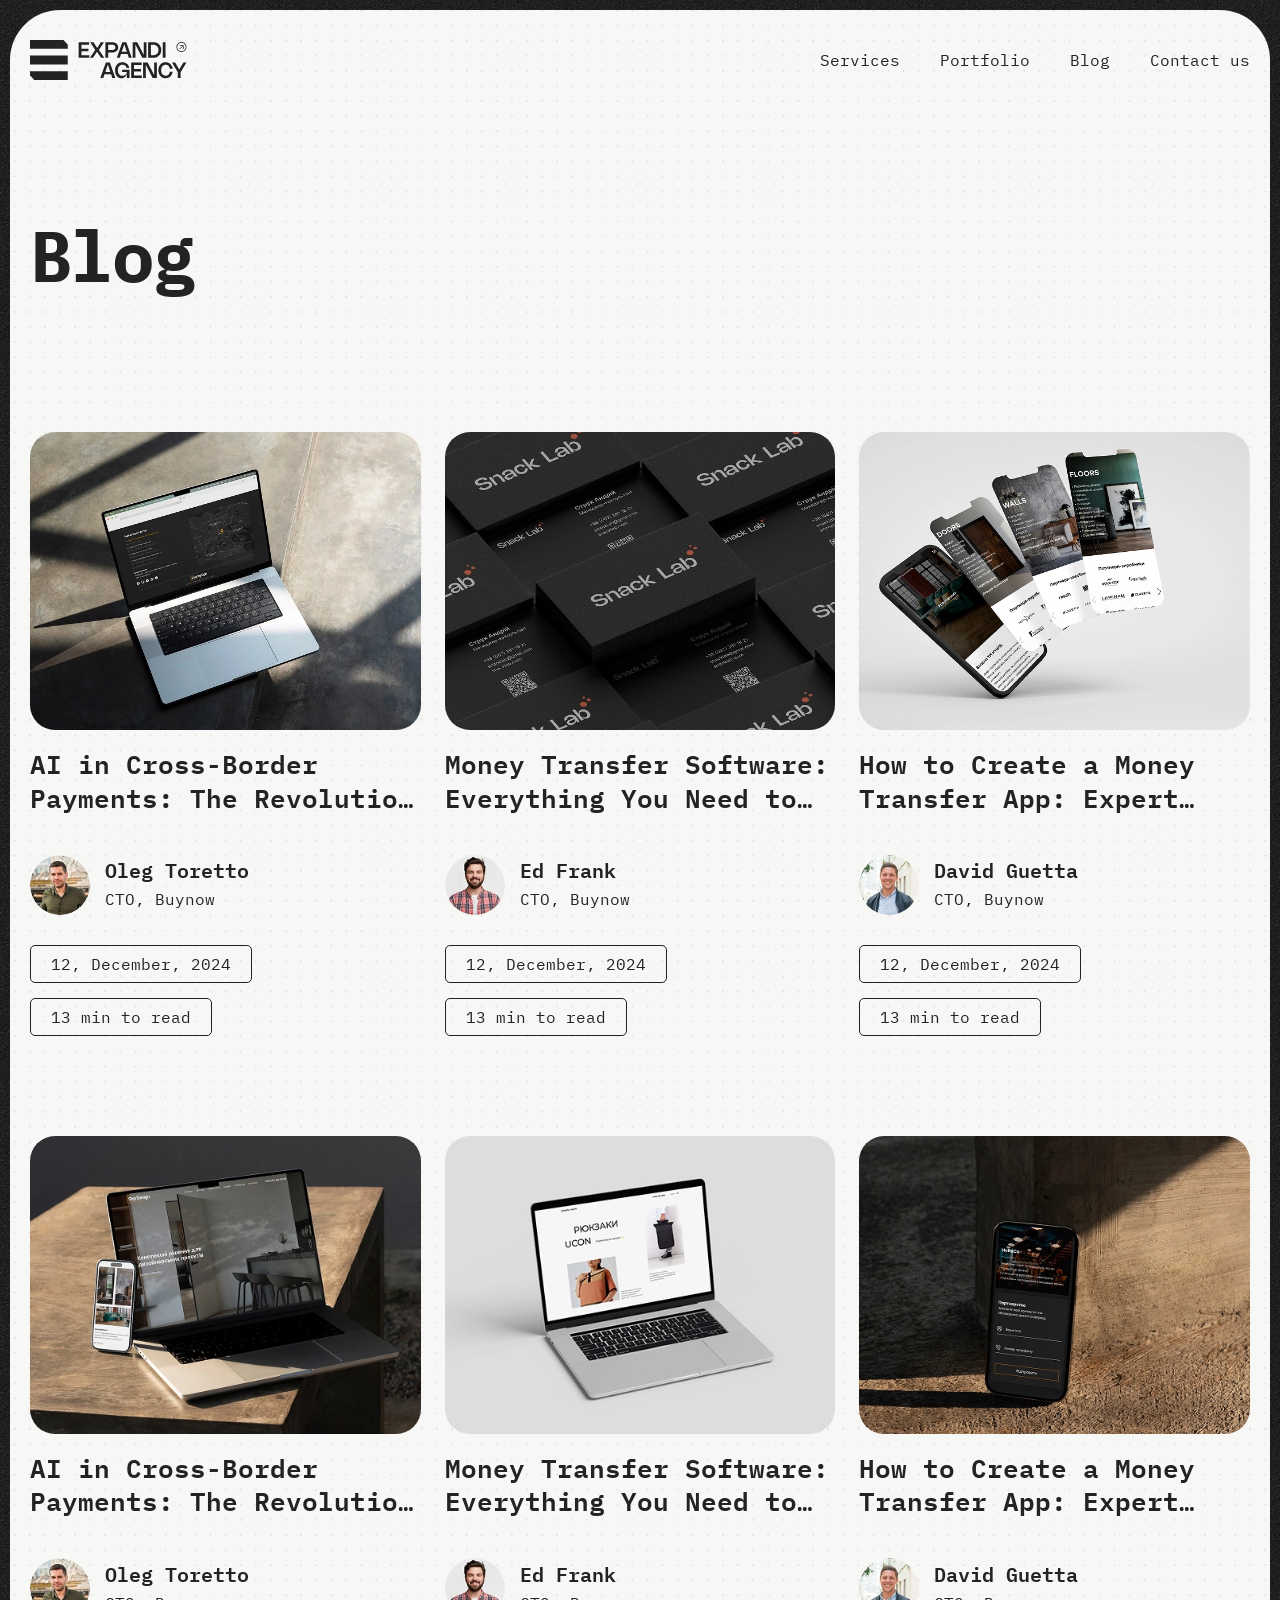
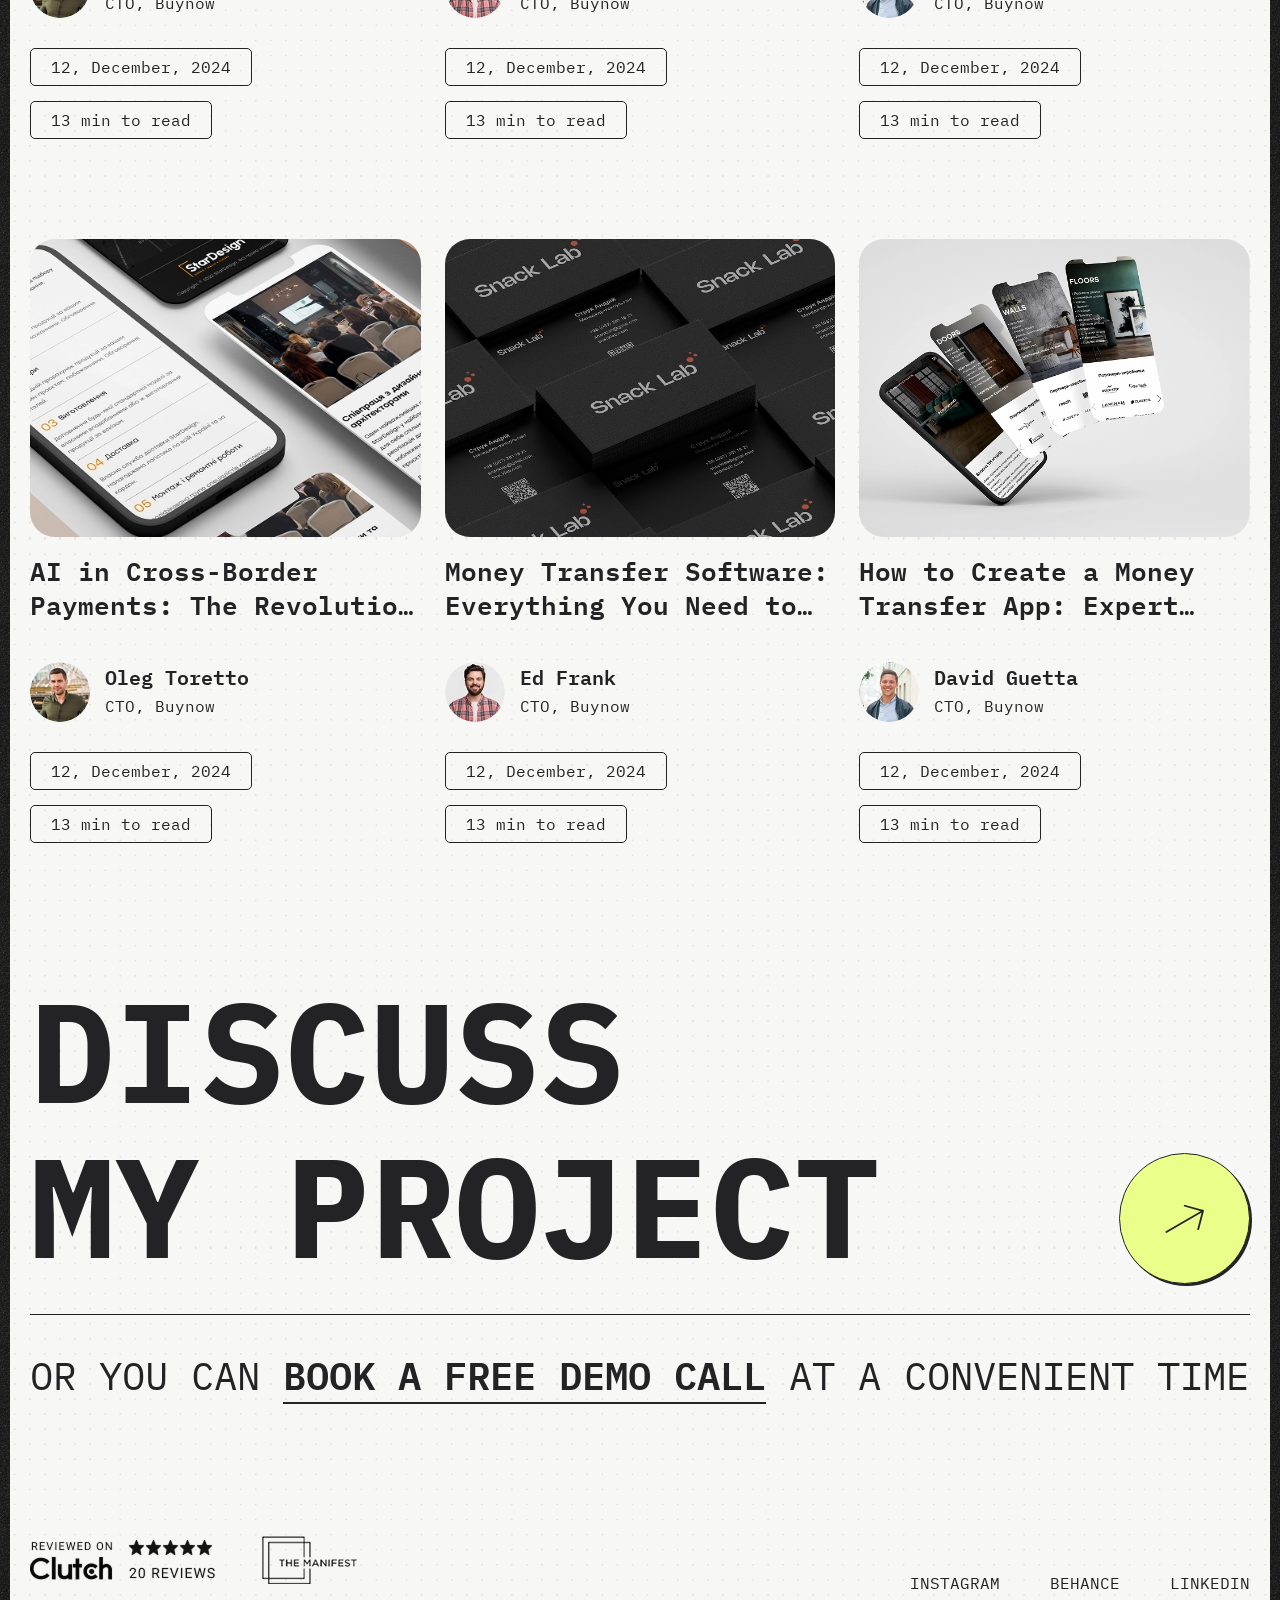
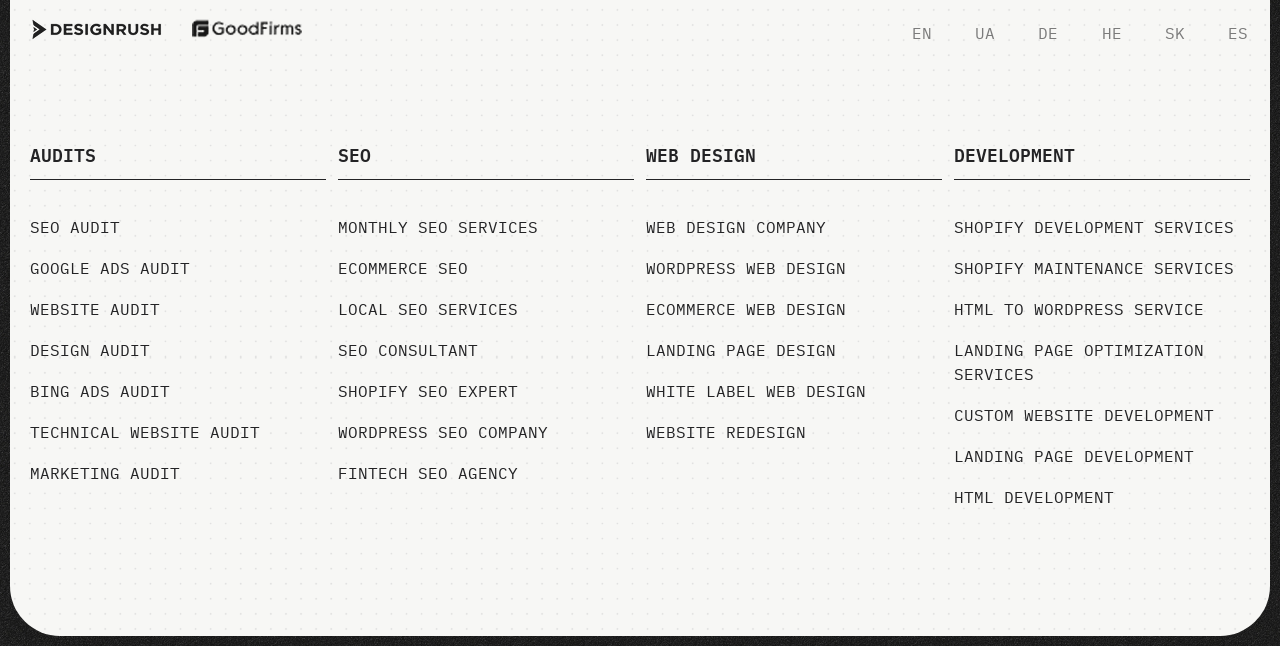
<file: blog.html>
<!doctype html>
<html lang="en" data-fls-darklite="">
	<head>
		<meta charset="UTF-8">
		<meta name="viewport" content="width=device-width, initial-scale=1.0">
		<link rel="preload" href="./assets/fonts/LibreBodoni-Italic.woff2" as="font" type="font/woff2" crossorigin="anonymous">
		<link rel="preload" href="./assets/fonts/IBMPlexMono-SemiBold.woff2" as="font" type="font/woff2" crossorigin="anonymous">
		<link rel="preload" href="./assets/fonts/IBMPlexMono-Regular.woff2" as="font" type="font/woff2" crossorigin="anonymous">
		<link rel="preload" href="./assets/fonts/IBMPlexMono-Bold.woff2" as="font" type="font/woff2" crossorigin="anonymous">
		<link rel="shortcut icon" href="./assets/img/favicon.ico">
		<title>Blog</title>
		<script type="module" crossorigin="" src="./js/app.min.js?v=1762023561946"></script>
		<link rel="stylesheet" crossorigin="" href="./css/app.min.css?v=1762023561946">
	</head>
	<body>
		<div class="wrapper">
			<header class="header">
				<div class="header__container">
					<div class="header__body">
						<a href="index.html" class="header__logo">
							<svg width="157" height="40" viewbox="0 0 157 40" fill="none" xmlns="http://www.w3.org/2000/svg">
								<path d="M59.0837 2.36942V4.85203H51.4436V8.83177H58.4519V11.2388H51.4436V15.1877H59.2863V17.6703H48.6313V2.36942H59.0837Z" fill="currentColor"></path>
								<path d="M68.9069 9.87564L74.3426 17.6703H71.0152L66.9668 11.7161L63.0283 17.6703H59.9036L65.1847 9.89624L60.1989 2.36942H63.4987L67.1523 8.06604L70.8127 2.36942H73.9305L68.9069 9.87564Z" fill="currentColor"></path>
								<path d="M75.3813 2.36942H82.5511C83.1073 2.36942 83.6327 2.42436 84.1272 2.53424C84.6216 2.64412 85.0783 2.80551 85.5007 3.01153C85.923 3.22099 86.3007 3.47166 86.6338 3.7704C86.9703 4.06913 87.2553 4.40221 87.4888 4.77306C87.7258 5.1439 87.9043 5.54909 88.0279 5.98518C88.1515 6.42127 88.2168 6.88483 88.2168 7.37929C88.2168 7.87375 88.155 8.33731 88.0279 8.77683C87.9009 9.21636 87.7189 9.62154 87.4854 9.99239C87.2485 10.3632 86.9635 10.6997 86.6304 11.0019C86.2939 11.3007 85.9162 11.5548 85.4972 11.7642C85.0749 11.9737 84.6182 12.1351 84.1237 12.2449C83.6293 12.3583 83.1073 12.4132 82.5545 12.4132H78.2005V17.6669H75.3882V2.36942H75.3813ZM82.3691 9.97865C82.8361 9.97865 83.2584 9.92028 83.6327 9.8001C84.007 9.67992 84.3263 9.50823 84.5873 9.28503C84.8483 9.06184 85.0508 8.78714 85.1916 8.46779C85.3324 8.14845 85.4045 7.78791 85.4045 7.38616C85.4045 6.98441 85.3359 6.63416 85.1951 6.31482C85.0543 5.99548 84.8586 5.72421 84.5976 5.50445C84.3401 5.28469 84.0241 5.113 83.6533 4.99282C83.2825 4.87264 82.867 4.81426 82.4068 4.81426H78.197V9.98209H82.3691V9.97865Z" fill="currentColor"></path>
								<path d="M86.7966 17.6703L92.2838 2.36942H96.3391L101.754 17.6703H98.7633L97.5546 14.0717H90.9549L89.7291 17.6703H86.7966ZM96.7511 11.6715L94.2754 4.27859L91.7653 11.6715H96.7511Z" fill="currentColor"></path>
								<path d="M116.474 17.6703H112.254L105.397 4.60137V17.6703H102.68V2.36942H107.223L113.761 14.7894V2.36942H116.477V17.6703H116.474Z" fill="currentColor"></path>
								<path d="M118.122 2.36942H123.427C124.204 2.36942 124.938 2.45183 125.625 2.61665C126.312 2.78147 126.947 3.0184 127.524 3.32744C128.101 3.63648 128.619 4.01763 129.079 4.46402C129.536 4.91041 129.924 5.41861 130.244 5.98518C130.559 6.55175 130.803 7.17326 130.975 7.84972C131.143 8.52617 131.229 9.24726 131.229 10.0199C131.229 10.7925 131.143 11.5135 130.975 12.19C130.807 12.8665 130.563 13.488 130.244 14.0545C129.928 14.6211 129.54 15.1293 129.079 15.5757C128.623 16.0221 128.104 16.4032 127.524 16.7123C126.947 17.0213 126.312 17.2582 125.625 17.4231C124.938 17.5879 124.204 17.6703 123.427 17.6703H118.122V2.36942ZM123.393 15.1774C124.183 15.1774 124.887 15.0606 125.505 14.8306C126.126 14.6005 126.652 14.264 127.081 13.821C127.51 13.3815 127.84 12.8424 128.067 12.2037C128.293 11.5651 128.406 10.8371 128.406 10.0199C128.406 9.20262 128.293 8.47466 128.067 7.83598C127.84 7.1973 127.51 6.6582 127.081 6.21867C126.652 5.77915 126.126 5.44264 125.505 5.20915C124.883 4.97565 124.179 4.86233 123.393 4.86233H120.893V15.1774H123.393Z" fill="currentColor"></path>
								<path d="M135.528 17.6703H132.716V2.36942H135.528V17.6703Z" fill="currentColor"></path>
								<path d="M70.355 37.903L75.8422 22.6021H79.8974L85.3125 37.903H82.3217L81.113 34.3044H74.5133L73.2874 37.903H70.355ZM80.3095 31.9076L77.8337 24.5147L75.3236 31.9076H80.3095Z" fill="currentColor"></path>
								<path d="M87.8809 30.2515C87.8809 31.1237 87.9771 31.9031 88.1728 32.5899C88.3685 33.2732 88.6501 33.8535 89.0244 34.324C89.3987 34.7944 89.8588 35.1549 90.4013 35.4022C90.9439 35.6494 91.5654 35.773 92.259 35.773C92.9011 35.773 93.4952 35.6769 94.0446 35.4846C94.5905 35.2923 95.0678 35.0244 95.4764 34.6776C95.8816 34.3308 96.2078 33.9222 96.4516 33.4449C96.6954 32.9676 96.8293 32.4457 96.8568 31.8791H92.0804V29.7193H99.5386V37.9054H96.8843V33.8501C96.692 34.5128 96.4207 35.1137 96.0739 35.6563C95.7271 36.1988 95.3151 36.6555 94.8412 37.0366C94.3673 37.4178 93.8385 37.7097 93.2548 37.9157C92.6711 38.1217 92.0461 38.2247 91.3731 38.2247C90.7584 38.2247 90.1781 38.1354 89.6253 37.9603C89.0759 37.7852 88.5643 37.5311 88.0973 37.2015C87.6303 36.8718 87.2079 36.4701 86.8336 35.9996C86.4559 35.5258 86.1366 34.997 85.8722 34.4064C85.6078 33.8158 85.4052 33.1736 85.2644 32.4766C85.1236 31.7795 85.0515 31.0413 85.0515 30.2584C85.0515 29.4755 85.1305 28.7132 85.2919 28.0127C85.4533 27.3088 85.6833 26.6632 85.9889 26.0726C86.2911 25.482 86.6585 24.9532 87.0912 24.4828C87.5238 24.0123 88.008 23.6175 88.5505 23.2913C89.0931 22.965 89.6837 22.7178 90.3258 22.5461C90.9679 22.3744 91.6478 22.2852 92.3689 22.2852C93.2617 22.2852 94.0961 22.4191 94.8721 22.6835C95.6481 22.9479 96.3418 23.329 96.953 23.8269C97.5642 24.3214 98.0758 24.9223 98.4913 25.6296C98.9068 26.337 99.1952 27.1302 99.3566 28.0093H96.5478C96.4276 27.4839 96.2387 27.0238 95.9881 26.622C95.7374 26.2203 95.4318 25.8837 95.0747 25.6125C94.7176 25.3412 94.3124 25.1318 93.8591 24.991C93.4059 24.8502 92.908 24.7781 92.3757 24.7781C91.6684 24.7781 91.0366 24.9017 90.4803 25.1455C89.9206 25.3893 89.4502 25.7464 89.0656 26.2168C88.681 26.6872 88.3857 27.2607 88.1831 27.9406C87.9805 28.6205 87.8775 29.3931 87.8775 30.2584L87.8809 30.2515Z" fill="currentColor"></path>
								<path d="M111.642 22.6044V25.087H104.002V29.0667H111.011V31.4738H104.002V35.4226H111.845V37.9052H101.19V22.6044H111.642Z" fill="currentColor"></path>
								<path d="M126.876 37.903H122.656L115.799 24.8341V37.903H113.083V22.6021H117.626L124.164 35.0221V22.6021H126.88V37.903H126.876Z" fill="currentColor"></path>
								<path d="M131.186 30.2505C131.186 31.1158 131.289 31.8918 131.491 32.5683C131.694 33.2447 131.989 33.8216 132.374 34.292C132.758 34.7625 133.229 35.1161 133.785 35.3634C134.341 35.6072 134.973 35.7308 135.684 35.7308C136.831 35.7308 137.754 35.4046 138.455 34.759C139.155 34.11 139.622 33.1417 139.856 31.8609H142.658C142.503 32.8533 142.232 33.7426 141.837 34.529C141.442 35.3153 140.944 35.9814 140.343 36.5308C139.743 37.0802 139.049 37.4992 138.263 37.791C137.476 38.0829 136.614 38.2271 135.677 38.2271C134.956 38.2271 134.276 38.1413 133.634 37.9662C132.992 37.7945 132.401 37.5438 131.859 37.221C131.316 36.8948 130.829 36.4999 130.399 36.0295C129.967 35.5591 129.599 35.0303 129.297 34.4397C128.995 33.8491 128.761 33.2035 128.6 32.4996C128.439 31.7957 128.36 31.0471 128.36 30.2539C128.36 29.4607 128.439 28.7087 128.6 28.0082C128.761 27.3043 128.991 26.6588 129.297 26.0681C129.599 25.4775 129.967 24.9487 130.399 24.4783C130.832 24.0079 131.316 23.613 131.859 23.2868C132.401 22.9606 132.992 22.7133 133.634 22.5417C134.276 22.37 134.956 22.2807 135.677 22.2807C136.614 22.2807 137.476 22.4249 138.263 22.7168C139.049 23.0087 139.743 23.4276 140.343 23.977C140.944 24.5264 141.442 25.1925 141.837 25.9789C142.232 26.7652 142.503 27.6545 142.658 28.6469H139.856C139.619 27.3627 139.152 26.3978 138.455 25.7488C137.754 25.0998 136.831 24.777 135.684 24.777C134.973 24.777 134.341 24.9007 133.785 25.1445C133.229 25.3883 132.758 25.7454 132.374 26.2158C131.989 26.6862 131.694 27.2597 131.491 27.9395C131.289 28.6194 131.186 29.392 131.186 30.2573V30.2505Z" fill="currentColor"></path>
								<path d="M156.458 22.6044L150.597 32.2189V37.9052H147.785V32.2292L141.971 22.6044H145.137L149.223 29.5783L153.364 22.6044H156.462H156.458Z" fill="currentColor"></path>
								<path d="M151.463 1.99442C148.706 1.99442 146.464 4.23667 146.464 6.99399C146.464 9.75131 148.706 11.9936 151.463 11.9936C154.221 11.9936 156.463 9.75131 156.463 6.99399C156.463 4.23667 154.217 1.99442 151.463 1.99442ZM151.463 11.2999C149.087 11.2999 147.157 9.36672 147.157 6.99399C147.157 4.62125 149.087 2.68804 151.463 2.68804C153.84 2.68804 155.769 4.61782 155.769 6.99399C155.769 9.37016 153.836 11.2999 151.463 11.2999Z" fill="currentColor"></path>
								<path d="M153.661 5.18192V9.06895H152.967V6.3597L149.966 9.31618L149.482 8.82515L152.469 5.87554H149.722V5.18192H153.661Z" fill="currentColor"></path>
								<path d="M37.7646 4.81415V8.75955H-0.00341797V0H33.5274L37.7646 4.81415Z" fill="currentColor"></path>
								<path d="M37.7646 15.6205H-0.00341797V24.3801H37.7646V15.6205Z" fill="currentColor"></path>
								<path d="M37.7646 31.2411V40.0006H4.23386L-0.00341797 35.1418V31.2411H37.7646Z" fill="currentColor"></path>
							</svg>
						</a>
						<div class="header__menu menu">
							<button type="button" data-fls-menu="" class="menu__icon icon-menu">
								<span class="icon-menu__text">Menu</span>
								<span class="icon-menu__close">Close</span>
							</button>
							<nav class="menu__body">
								<ul class="menu__list">
									<li class="menu__item">
										<a href="#" class="menu__link link-decor" data-hover-toggle="">Services</a>
										<div class="submenu" data-submenu="">
											<div class="submenu__head">
												<button type="button" class="submenu__close" data-close-parent="">
													<span class="submenu__close-icon">
														<svg width="12" height="10" viewbox="0 0 12 10" fill="none" xmlns="http://www.w3.org/2000/svg">
															<path d="M11.5 4.99996L0.500001 4.99996M0.500001 4.99996L3.97369 8.66663M0.500001 4.99996L3.97369 1.33329" stroke="currentColor" stroke-linecap="round" stroke-linejoin="round"></path>
														</svg>
													</span>
													<span class="submenu__close-text">Back</span>
												</button>
											</div>
											<ul class="submenu__list">
												<li class="submenu__item">
													<a href="#" class="submenu__link">Marketing Audit</a>
												</li>
												<li class="submenu__item">
													<a href="#" class="submenu__link">SEO</a>
												</li>
												<li class="submenu__item">
													<a href="#" class="submenu__link">Web Design</a>
												</li>
												<li class="submenu__item">
													<a href="#" class="submenu__link">Web Development</a>
												</li>
												<li class="submenu__item">
													<a href="#" class="submenu__link">PPC</a>
												</li>
											</ul>
										</div>
									</li>
									<li class="menu__item">
										<a href="#" class="menu__link link-decor">Portfolio</a>
									</li>
									<li class="menu__item">
										<a href="#" class="menu__link link-decor">Blog</a>
									</li>
									<li class="menu__item">
										<a href="#" class="menu__link link-decor">Contact us</a>
									</li>
								</ul>
								<div class="menu__bottom">
									<a href="mailto:expanid@gmail.com" class="menu__contact">expanid@gmail.com</a>
									<div class="menu__socials">
										<a href="#" class="menu__social">Instagram</a>
										<a href="#" class="menu__social">Linkendin</a>
									</div>
								</div>
							</nav>
						</div>
					</div>
				</div>
			</header>
			<main class="page page--blog">
				<section class="blog">
					<div class="blog__container">
						<div class="blog__head">
							<h1 class="blog__title title title--h1">Blog</h1>
						</div>
						<div class="blog__items">
							<article class="article-card" data-fls-watcher="" data-fls-watcher-threshold="0.6">
								<div class="article-card__img">
									<img alt="Image" loading="lazy" src="./assets/img/blog/Image-1.webp">
									<div class="article-card__arrow">
										<svg width="18" height="18" viewbox="0 0 18 18" fill="none" xmlns="http://www.w3.org/2000/svg">
											<path d="M1.20581 12.9998L16.7943 3.99979M16.7943 3.99979L4.29679 0.822911M16.7943 3.99979L13.2968 16.4114" stroke="currentColor" stroke-width="1.25" stroke-linecap="round" stroke-linejoin="round"></path>
										</svg>
									</div>
								</div>
								<a href="#" class="article-card__title title title--h6">AI in Cross-Border Payments: The Revolution is Here</a>
								<div class="article-card__author">
									<div class="article-card__author-img">
										<img alt="Image" loading="lazy" src="./assets/img/reviews/image-1.webp">
									</div>
									<div class="article-card__author-body">
										<div class="article-card__author-name">Oleg Toretto</div>
										<div class="article-card__author-position">CTO, Buynow</div>
									</div>
								</div>
								<div class="article-card__badges">
									<div class="article-card__badge">12, December, 2024</div>
									<div class="article-card__badge">13 min to read</div>
								</div>
							</article>
							<article class="article-card" data-fls-watcher="" data-fls-watcher-threshold="0.6">
								<div class="article-card__img">
									<img alt="Image" loading="lazy" src="./assets/img/blog/Image-2.webp">
									<div class="article-card__arrow">
										<svg width="18" height="18" viewbox="0 0 18 18" fill="none" xmlns="http://www.w3.org/2000/svg">
											<path d="M1.20581 12.9998L16.7943 3.99979M16.7943 3.99979L4.29679 0.822911M16.7943 3.99979L13.2968 16.4114" stroke="currentColor" stroke-width="1.25" stroke-linecap="round" stroke-linejoin="round"></path>
										</svg>
									</div>
								</div>
								<a href="#" class="article-card__title title title--h6">Money Transfer Software: Everything You Need to Kno...</a>
								<div class="article-card__author">
									<div class="article-card__author-img">
										<img alt="Image" loading="lazy" src="./assets/img/reviews/image-3.webp">
									</div>
									<div class="article-card__author-body">
										<div class="article-card__author-name">Ed Frank</div>
										<div class="article-card__author-position">CTO, Buynow</div>
									</div>
								</div>
								<div class="article-card__badges">
									<div class="article-card__badge">12, December, 2024</div>
									<div class="article-card__badge">13 min to read</div>
								</div>
							</article>
							<article class="article-card" data-fls-watcher="" data-fls-watcher-threshold="0.6">
								<div class="article-card__img">
									<img alt="Image" loading="lazy" src="./assets/img/blog/Image-3.webp">
									<div class="article-card__arrow">
										<svg width="18" height="18" viewbox="0 0 18 18" fill="none" xmlns="http://www.w3.org/2000/svg">
											<path d="M1.20581 12.9998L16.7943 3.99979M16.7943 3.99979L4.29679 0.822911M16.7943 3.99979L13.2968 16.4114" stroke="currentColor" stroke-width="1.25" stroke-linecap="round" stroke-linejoin="round"></path>
										</svg>
									</div>
								</div>
								<a href="#" class="article-card__title title title--h6">How to Create a Money Transfer App: Expert Advice</a>
								<div class="article-card__author">
									<div class="article-card__author-img">
										<img alt="Image" loading="lazy" src="./assets/img/reviews/image-2.webp">
									</div>
									<div class="article-card__author-body">
										<div class="article-card__author-name">David Guetta</div>
										<div class="article-card__author-position">CTO, Buynow</div>
									</div>
								</div>
								<div class="article-card__badges">
									<div class="article-card__badge">12, December, 2024</div>
									<div class="article-card__badge">13 min to read</div>
								</div>
							</article>
							<article class="article-card" data-fls-watcher="" data-fls-watcher-threshold="0.6">
								<div class="article-card__img">
									<img alt="Image" loading="lazy" src="./assets/img/projects/image-1.webp">
									<div class="article-card__arrow">
										<svg width="18" height="18" viewbox="0 0 18 18" fill="none" xmlns="http://www.w3.org/2000/svg">
											<path d="M1.20581 12.9998L16.7943 3.99979M16.7943 3.99979L4.29679 0.822911M16.7943 3.99979L13.2968 16.4114" stroke="currentColor" stroke-width="1.25" stroke-linecap="round" stroke-linejoin="round"></path>
										</svg>
									</div>
								</div>
								<a href="#" class="article-card__title title title--h6">AI in Cross-Border Payments: The Revolution is Here</a>
								<div class="article-card__author">
									<div class="article-card__author-img">
										<img alt="Image" loading="lazy" src="./assets/img/reviews/image-1.webp">
									</div>
									<div class="article-card__author-body">
										<div class="article-card__author-name">Oleg Toretto</div>
										<div class="article-card__author-position">CTO, Buynow</div>
									</div>
								</div>
								<div class="article-card__badges">
									<div class="article-card__badge">12, December, 2024</div>
									<div class="article-card__badge">13 min to read</div>
								</div>
							</article>
							<article class="article-card" data-fls-watcher="" data-fls-watcher-threshold="0.6">
								<div class="article-card__img">
									<img alt="Image" loading="lazy" src="./assets/img/projects/image-2.webp">
									<div class="article-card__arrow">
										<svg width="18" height="18" viewbox="0 0 18 18" fill="none" xmlns="http://www.w3.org/2000/svg">
											<path d="M1.20581 12.9998L16.7943 3.99979M16.7943 3.99979L4.29679 0.822911M16.7943 3.99979L13.2968 16.4114" stroke="currentColor" stroke-width="1.25" stroke-linecap="round" stroke-linejoin="round"></path>
										</svg>
									</div>
								</div>
								<a href="#" class="article-card__title title title--h6">Money Transfer Software: Everything You Need to Kno...</a>
								<div class="article-card__author">
									<div class="article-card__author-img">
										<img alt="Image" loading="lazy" src="./assets/img/reviews/image-3.webp">
									</div>
									<div class="article-card__author-body">
										<div class="article-card__author-name">Ed Frank</div>
										<div class="article-card__author-position">CTO, Buynow</div>
									</div>
								</div>
								<div class="article-card__badges">
									<div class="article-card__badge">12, December, 2024</div>
									<div class="article-card__badge">13 min to read</div>
								</div>
							</article>
							<article class="article-card" data-fls-watcher="" data-fls-watcher-threshold="0.6">
								<div class="article-card__img">
									<img alt="Image" loading="lazy" src="./assets/img/projects/image-3.webp">
									<div class="article-card__arrow">
										<svg width="18" height="18" viewbox="0 0 18 18" fill="none" xmlns="http://www.w3.org/2000/svg">
											<path d="M1.20581 12.9998L16.7943 3.99979M16.7943 3.99979L4.29679 0.822911M16.7943 3.99979L13.2968 16.4114" stroke="currentColor" stroke-width="1.25" stroke-linecap="round" stroke-linejoin="round"></path>
										</svg>
									</div>
								</div>
								<a href="#" class="article-card__title title title--h6">How to Create a Money Transfer App: Expert Advice</a>
								<div class="article-card__author">
									<div class="article-card__author-img">
										<img alt="Image" loading="lazy" src="./assets/img/reviews/image-2.webp">
									</div>
									<div class="article-card__author-body">
										<div class="article-card__author-name">David Guetta</div>
										<div class="article-card__author-position">CTO, Buynow</div>
									</div>
								</div>
								<div class="article-card__badges">
									<div class="article-card__badge">12, December, 2024</div>
									<div class="article-card__badge">13 min to read</div>
								</div>
							</article>
							<article class="article-card" data-fls-watcher="" data-fls-watcher-threshold="0.6">
								<div class="article-card__img">
									<img alt="Image" loading="lazy" src="./assets/img/projects/image-4.webp">
									<div class="article-card__arrow">
										<svg width="18" height="18" viewbox="0 0 18 18" fill="none" xmlns="http://www.w3.org/2000/svg">
											<path d="M1.20581 12.9998L16.7943 3.99979M16.7943 3.99979L4.29679 0.822911M16.7943 3.99979L13.2968 16.4114" stroke="currentColor" stroke-width="1.25" stroke-linecap="round" stroke-linejoin="round"></path>
										</svg>
									</div>
								</div>
								<a href="#" class="article-card__title title title--h6">AI in Cross-Border Payments: The Revolution is Here</a>
								<div class="article-card__author">
									<div class="article-card__author-img">
										<img alt="Image" loading="lazy" src="./assets/img/reviews/image-1.webp">
									</div>
									<div class="article-card__author-body">
										<div class="article-card__author-name">Oleg Toretto</div>
										<div class="article-card__author-position">CTO, Buynow</div>
									</div>
								</div>
								<div class="article-card__badges">
									<div class="article-card__badge">12, December, 2024</div>
									<div class="article-card__badge">13 min to read</div>
								</div>
							</article>
							<article class="article-card" data-fls-watcher="" data-fls-watcher-threshold="0.6">
								<div class="article-card__img">
									<img alt="Image" loading="lazy" src="./assets/img/blog/Image-2.webp">
									<div class="article-card__arrow">
										<svg width="18" height="18" viewbox="0 0 18 18" fill="none" xmlns="http://www.w3.org/2000/svg">
											<path d="M1.20581 12.9998L16.7943 3.99979M16.7943 3.99979L4.29679 0.822911M16.7943 3.99979L13.2968 16.4114" stroke="currentColor" stroke-width="1.25" stroke-linecap="round" stroke-linejoin="round"></path>
										</svg>
									</div>
								</div>
								<a href="#" class="article-card__title title title--h6">Money Transfer Software: Everything You Need to Kno...</a>
								<div class="article-card__author">
									<div class="article-card__author-img">
										<img alt="Image" loading="lazy" src="./assets/img/reviews/image-3.webp">
									</div>
									<div class="article-card__author-body">
										<div class="article-card__author-name">Ed Frank</div>
										<div class="article-card__author-position">CTO, Buynow</div>
									</div>
								</div>
								<div class="article-card__badges">
									<div class="article-card__badge">12, December, 2024</div>
									<div class="article-card__badge">13 min to read</div>
								</div>
							</article>
							<article class="article-card" data-fls-watcher="" data-fls-watcher-threshold="0.6">
								<div class="article-card__img">
									<img alt="Image" loading="lazy" src="./assets/img/blog/Image-3.webp">
									<div class="article-card__arrow">
										<svg width="18" height="18" viewbox="0 0 18 18" fill="none" xmlns="http://www.w3.org/2000/svg">
											<path d="M1.20581 12.9998L16.7943 3.99979M16.7943 3.99979L4.29679 0.822911M16.7943 3.99979L13.2968 16.4114" stroke="currentColor" stroke-width="1.25" stroke-linecap="round" stroke-linejoin="round"></path>
										</svg>
									</div>
								</div>
								<a href="#" class="article-card__title title title--h6">How to Create a Money Transfer App: Expert Advice</a>
								<div class="article-card__author">
									<div class="article-card__author-img">
										<img alt="Image" loading="lazy" src="./assets/img/reviews/image-2.webp">
									</div>
									<div class="article-card__author-body">
										<div class="article-card__author-name">David Guetta</div>
										<div class="article-card__author-position">CTO, Buynow</div>
									</div>
								</div>
								<div class="article-card__badges">
									<div class="article-card__badge">12, December, 2024</div>
									<div class="article-card__badge">13 min to read</div>
								</div>
							</article>
						</div>
					</div>
				</section>
				<section class="discuss">
					<div class="discuss__container">
						<a href="#" class="discuss__biglink">
							<span>
								Discuss
								<br>
								my project
							</span>
							<span class="discuss__biglink-arrow">
								<svg width="44" height="32" viewbox="0 0 44 32" fill="none" xmlns="http://www.w3.org/2000/svg">
									<path d="M1.50073 31.0096L42.2039 7.50962M42.2039 7.50962L36.8503 27.9211M42.2039 7.50962L21.8503 1.94029" stroke="currentColor" stroke-width="2" stroke-linecap="round" stroke-linejoin="round"></path>
								</svg>
							</span>
						</a>
						<div class="discuss__text">
							Or you can
							<a href="#" class="discuss__link">Book a Free Demo Сall</a>
							at a convenient time
						</div>
					</div>
				</section>
			</main>
			<footer class="footer fixed-block-hide">
				<div class="footer__container">
					<div class="footer__head">
						<div class="footer__media">
							<div class="footer__media-icon img-darklite">
								<img class="img-darklite__dark" alt="Image" loading="lazy" src="./assets/img/footer/clutch-dark.webp">
								<img class="img-darklite__light" alt="Image" loading="lazy" src="./assets/img/footer/clutch-light.webp">
							</div>
							<div class="footer__media-icon img-darklite">
								<img class="img-darklite__dark" alt="Image" loading="lazy" src="./assets/img/footer/manifest-dark.webp">
								<img class="img-darklite__light" alt="Image" loading="lazy" src="./assets/img/footer/manifest-light.webp">
							</div>
							<div class="footer__media-icon img-darklite">
								<img class="img-darklite__dark" alt="Image" loading="lazy" src="./assets/img/footer/designrush-dark.webp">
								<img class="img-darklite__light" alt="Image" loading="lazy" src="./assets/img/footer/designrush-light.webp">
							</div>
							<div class="footer__media-icon img-darklite">
								<img class="img-darklite__dark" alt="Image" loading="lazy" src="./assets/img/footer/goodfirms-dark.webp">
								<img class="img-darklite__light" alt="Image" loading="lazy" src="./assets/img/footer/goodfirms-light.webp">
							</div>
						</div>
						<div class="footer__actions">
							<div class="footer__socials">
								<a href="#" class="footer__social link-decor">Instagram</a>
								<a href="#" class="footer__social link-decor">Behance</a>
								<a href="#" class="footer__social link-decor">Linkedin</a>
							</div>
							<div class="footer__langs">
								<a href="#" class="footer__lang">En</a>
								<a href="#" class="footer__lang">Ua</a>
								<a href="#" class="footer__lang">DE</a>
								<a href="#" class="footer__lang">He</a>
								<a href="#" class="footer__lang">Sk</a>
								<a href="#" class="footer__lang">Es</a>
							</div>
						</div>
					</div>
					<nav class="footer__menu">
						<div class="footer__menu-col">
							<div class="footer__menu-title">AUDITS</div>
							<ul class="footer__menu-list">
								<li class="footer__menu-item">
									<a href="#" class="footer__menu-link link-decor">SEO AUDIT</a>
								</li>
								<li class="footer__menu-item">
									<a href="#" class="footer__menu-link link-decor">GOOGLE ADS AUDIT</a>
								</li>
								<li class="footer__menu-item">
									<a href="#" class="footer__menu-link link-decor">WEBSITE AUDIT</a>
								</li>
								<li class="footer__menu-item">
									<a href="#" class="footer__menu-link link-decor">DESIGN AUDIT</a>
								</li>
								<li class="footer__menu-item">
									<a href="#" class="footer__menu-link link-decor">BING ADS AUDIT</a>
								</li>
								<li class="footer__menu-item">
									<a href="#" class="footer__menu-link link-decor">TECHNICAL WEBSITE AUDIT</a>
								</li>
								<li class="footer__menu-item">
									<a href="#" class="footer__menu-link link-decor">MARKETING AUDIT</a>
								</li>
							</ul>
						</div>
						<div class="footer__menu-col">
							<div class="footer__menu-title">SEO</div>
							<ul class="footer__menu-list">
								<li class="footer__menu-item">
									<a href="#" class="footer__menu-link link-decor">MONTHLY SEO SERVICES</a>
								</li>
								<li class="footer__menu-item">
									<a href="#" class="footer__menu-link link-decor">ECOMMERCE SEO</a>
								</li>
								<li class="footer__menu-item">
									<a href="#" class="footer__menu-link link-decor">LOCAL SEO SERVICES</a>
								</li>
								<li class="footer__menu-item">
									<a href="#" class="footer__menu-link link-decor">SEO CONSULTANT</a>
								</li>
								<li class="footer__menu-item">
									<a href="#" class="footer__menu-link link-decor">SHOPIFY SEO EXPERT</a>
								</li>
								<li class="footer__menu-item">
									<a href="#" class="footer__menu-link link-decor">WORDPRESS SEO COMPANY</a>
								</li>
								<li class="footer__menu-item">
									<a href="#" class="footer__menu-link link-decor">FINTECH SEO AGENCY</a>
								</li>
							</ul>
						</div>
						<div class="footer__menu-col">
							<div class="footer__menu-title">WEB DESIGN</div>
							<ul class="footer__menu-list">
								<li class="footer__menu-item">
									<a href="#" class="footer__menu-link link-decor">WEB DESIGN COMPANY</a>
								</li>
								<li class="footer__menu-item">
									<a href="#" class="footer__menu-link link-decor">WORDPRESS WEB DESIGN</a>
								</li>
								<li class="footer__menu-item">
									<a href="#" class="footer__menu-link link-decor">ECOMMERCE WEB DESIGN</a>
								</li>
								<li class="footer__menu-item">
									<a href="#" class="footer__menu-link link-decor">LANDING PAGE DESIGN</a>
								</li>
								<li class="footer__menu-item">
									<a href="#" class="footer__menu-link link-decor">WHITE LABEL WEB DESIGN</a>
								</li>
								<li class="footer__menu-item">
									<a href="#" class="footer__menu-link link-decor">WEBSITE REDESIGN</a>
								</li>
							</ul>
						</div>
						<div class="footer__menu-col">
							<div class="footer__menu-title">DEVELOPMENT</div>
							<ul class="footer__menu-list">
								<li class="footer__menu-item">
									<a href="#" class="footer__menu-link link-decor">SHOPIFY DEVELOPMENT SERVICES</a>
								</li>
								<li class="footer__menu-item">
									<a href="#" class="footer__menu-link link-decor">SHOPIFY MAINTENANCE SERVICES</a>
								</li>
								<li class="footer__menu-item">
									<a href="#" class="footer__menu-link link-decor">HTML TO WORDPRESS SERVICE</a>
								</li>
								<li class="footer__menu-item">
									<a href="#" class="footer__menu-link link-decor">LANDING PAGE OPTIMIZATION SERVICES</a>
								</li>
								<li class="footer__menu-item">
									<a href="#" class="footer__menu-link link-decor">CUSTOM WEBSITE DEVELOPMENT</a>
								</li>
								<li class="footer__menu-item">
									<a href="#" class="footer__menu-link link-decor">LANDING PAGE DEVELOPMENT</a>
								</li>
								<li class="footer__menu-item">
									<a href="#" class="footer__menu-link link-decor">HTML DEVELOPMENT</a>
								</li>
							</ul>
						</div>
					</nav>
				</div>
			</footer>
		</div>
		<div class="fixed-block">
			<div class="fixed-block__body">
				<a href="#" class="fixed-block__link">
					<span>Contact us</span>
				</a>
				<button type="button" class="fixed-block__theme" data-fls-darklite-set="">
					<svg class="fixed-block__theme-dark" width="28" height="29" viewbox="0 0 28 29" fill="none" xmlns="http://www.w3.org/2000/svg">
						<path d="M14.5331 24.4995C18.3592 24.5397 21.8543 22.335 23.466 18.8647C22.4517 19.3073 21.3531 19.524 20.2468 19.5C15.9099 19.4951 12.3953 15.9805 12.3904 11.6436C12.4338 8.71001 14.0525 6.02665 16.6271 4.61967C15.9327 4.53127 15.233 4.49169 14.5331 4.50145C9.01063 4.50145 4.53406 8.97819 4.53406 14.5005C4.53406 20.0229 9.01063 24.4995 14.5331 24.4995Z" fill="currentColor"></path>
					</svg>
					<svg class="fixed-block__theme-light" width="28" height="29" viewbox="0 0 28 29" fill="none" xmlns="http://www.w3.org/2000/svg">
						<path d="M14 2.5C14.6025 2.5 15.0909 2.98844 15.0909 3.59089V5.77272C15.0909 6.37522 14.6025 6.86361 14 6.86361C13.3975 6.86361 12.9091 6.37517 12.9091 5.77272V3.59089C12.9091 2.98844 13.3975 2.5 14 2.5Z" fill="currentColor"></path>
						<path d="M13.9999 8.44794C10.6575 8.44794 7.94794 11.1575 7.94794 14.4999C7.94794 17.8422 10.6575 20.5518 13.9999 20.5518C17.3423 20.5518 20.0518 17.8422 20.0518 14.4999C20.0518 11.1575 17.3423 8.44794 13.9999 8.44794Z" fill="currentColor"></path>
						<path d="M7.0831 6.0395C6.65707 5.61346 5.96634 5.61346 5.54035 6.0395C5.11432 6.46553 5.11432 7.15626 5.54035 7.58229L7.09879 9.14073C7.52482 9.56677 8.21556 9.56677 8.64155 9.14073C9.06758 8.7147 9.06758 8.02397 8.64155 7.59794L7.0831 6.0395Z" fill="currentColor"></path>
						<path d="M2 14.5001C2 13.8976 2.48844 13.4092 3.09089 13.4092H5.27272C5.87522 13.4092 6.36361 13.8976 6.36361 14.5001C6.36361 15.1026 5.87522 15.591 5.27272 15.591H3.09089C2.48844 15.5911 2 15.1027 2 14.5001Z" fill="currentColor"></path>
						<path d="M8.64155 21.4013C9.06758 20.9753 9.06758 20.2847 8.64155 19.8586C8.21551 19.4326 7.52478 19.4326 7.09879 19.8586L5.54035 21.417C5.11432 21.843 5.11432 22.5338 5.54035 22.9598C5.96638 23.3858 6.65707 23.3858 7.0831 22.9598L8.64155 21.4013Z" fill="currentColor"></path>
						<path d="M14.0001 22.137C14.6026 22.137 15.091 22.6254 15.091 23.2279V25.4097C15.091 26.0122 14.6026 26.5006 14.0001 26.5006C13.3976 26.5006 12.9092 26.0122 12.9092 25.4097V23.2279C12.9092 22.6254 13.3976 22.137 14.0001 22.137Z" fill="currentColor"></path>
						<path d="M20.9014 19.8586C20.4753 19.4326 19.7846 19.4326 19.3587 19.8586C18.9325 20.2847 18.9325 20.9753 19.3587 21.4013L20.917 22.9598C21.3431 23.3858 22.0338 23.3858 22.4598 22.9598C22.8859 22.5338 22.8859 21.843 22.4598 21.417L20.9014 19.8586Z" fill="currentColor"></path>
						<path d="M21.6361 14.5001C21.6361 13.8976 22.1245 13.4092 22.727 13.4092H24.9088C25.5113 13.4092 25.9997 13.8976 25.9997 14.5001C25.9997 15.1026 25.5113 15.591 24.9088 15.591H22.727C22.1245 15.5911 21.6361 15.1027 21.6361 14.5001Z" fill="currentColor"></path>
						<path d="M22.4598 7.58229C22.8859 7.15626 22.8859 6.46553 22.4598 6.0395C22.0338 5.61346 21.3431 5.61346 20.917 6.0395L19.3587 7.59794C18.9325 8.02397 18.9325 8.7147 19.3587 9.14073C19.7846 9.56677 20.4753 9.56677 20.9014 9.14073L22.4598 7.58229Z" fill="currentColor"></path>
					</svg>
					<span class="fixed-block__theme-dark">Dark mode</span>
					<span class="fixed-block__theme-light">Light mode</span>
				</button>
			</div>
		</div>
	</body>
</html>
</file>
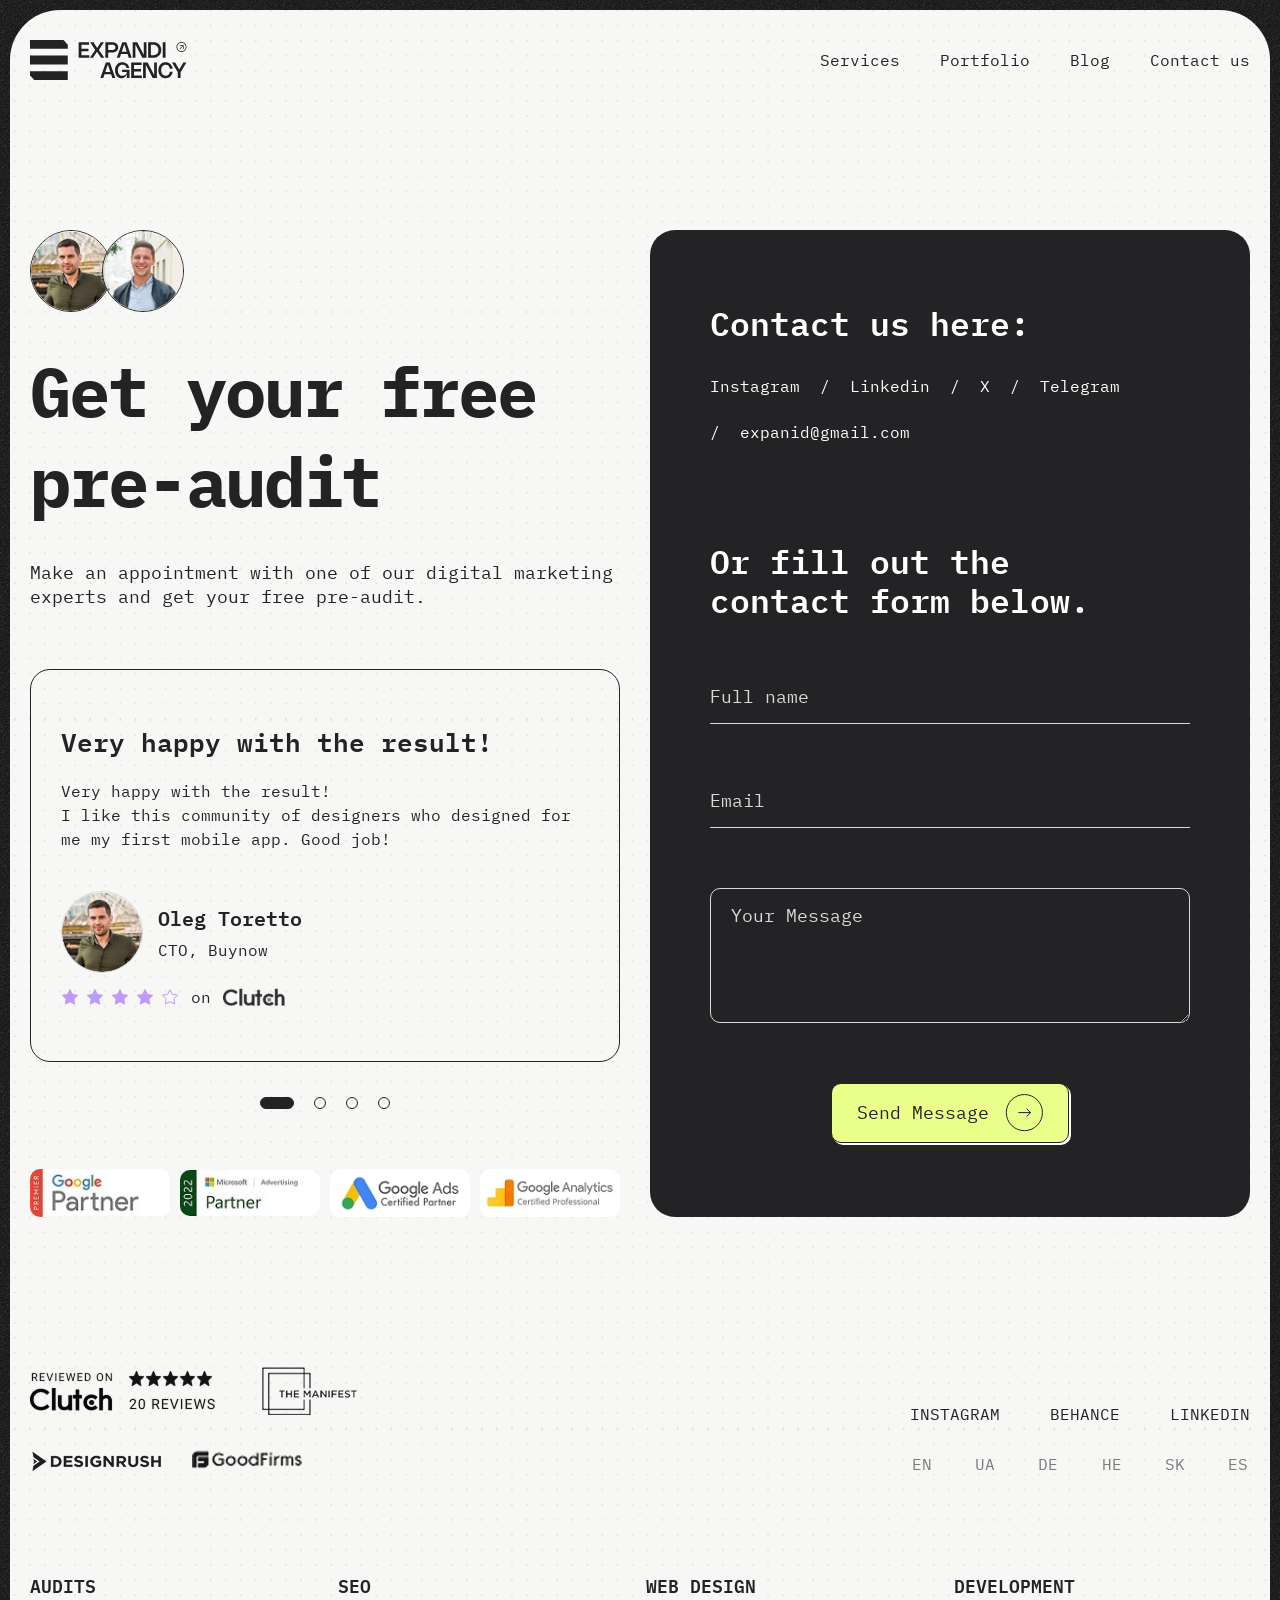
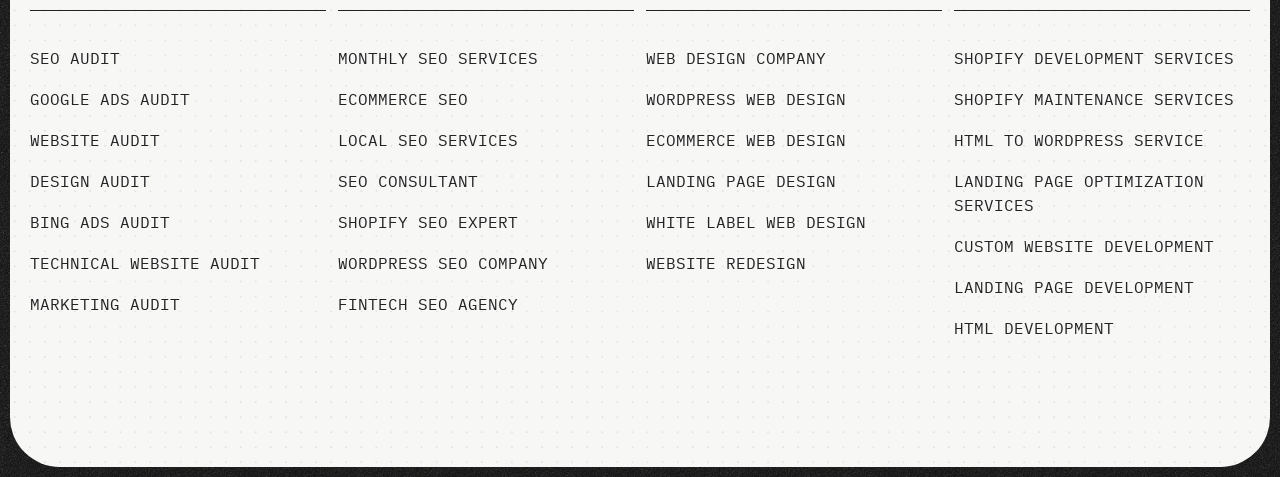
<file: contactus-2.html>
<!doctype html>
<html lang="en" data-fls-darklite="">
	<head>
		<meta charset="UTF-8">
		<meta name="viewport" content="width=device-width, initial-scale=1.0">
		<link rel="preload" href="./assets/fonts/LibreBodoni-Italic.woff2" as="font" type="font/woff2" crossorigin="anonymous">
		<link rel="preload" href="./assets/fonts/IBMPlexMono-SemiBold.woff2" as="font" type="font/woff2" crossorigin="anonymous">
		<link rel="preload" href="./assets/fonts/IBMPlexMono-Regular.woff2" as="font" type="font/woff2" crossorigin="anonymous">
		<link rel="preload" href="./assets/fonts/IBMPlexMono-Bold.woff2" as="font" type="font/woff2" crossorigin="anonymous">
		<link rel="shortcut icon" href="./assets/img/favicon.ico">
		<title>Contactus</title>
		<script type="module" crossorigin="" src="./js/app.min.js?v=1762023561946"></script>
		<link rel="stylesheet" crossorigin="" href="./css/app.min.css?v=1762023561946">
	</head>
	<body>
		<div class="wrapper">
			<header class="header">
				<div class="header__container">
					<div class="header__body">
						<a href="index.html" class="header__logo">
							<svg width="157" height="40" viewbox="0 0 157 40" fill="none" xmlns="http://www.w3.org/2000/svg">
								<path d="M59.0837 2.36942V4.85203H51.4436V8.83177H58.4519V11.2388H51.4436V15.1877H59.2863V17.6703H48.6313V2.36942H59.0837Z" fill="currentColor"></path>
								<path d="M68.9069 9.87564L74.3426 17.6703H71.0152L66.9668 11.7161L63.0283 17.6703H59.9036L65.1847 9.89624L60.1989 2.36942H63.4987L67.1523 8.06604L70.8127 2.36942H73.9305L68.9069 9.87564Z" fill="currentColor"></path>
								<path d="M75.3813 2.36942H82.5511C83.1073 2.36942 83.6327 2.42436 84.1272 2.53424C84.6216 2.64412 85.0783 2.80551 85.5007 3.01153C85.923 3.22099 86.3007 3.47166 86.6338 3.7704C86.9703 4.06913 87.2553 4.40221 87.4888 4.77306C87.7258 5.1439 87.9043 5.54909 88.0279 5.98518C88.1515 6.42127 88.2168 6.88483 88.2168 7.37929C88.2168 7.87375 88.155 8.33731 88.0279 8.77683C87.9009 9.21636 87.7189 9.62154 87.4854 9.99239C87.2485 10.3632 86.9635 10.6997 86.6304 11.0019C86.2939 11.3007 85.9162 11.5548 85.4972 11.7642C85.0749 11.9737 84.6182 12.1351 84.1237 12.2449C83.6293 12.3583 83.1073 12.4132 82.5545 12.4132H78.2005V17.6669H75.3882V2.36942H75.3813ZM82.3691 9.97865C82.8361 9.97865 83.2584 9.92028 83.6327 9.8001C84.007 9.67992 84.3263 9.50823 84.5873 9.28503C84.8483 9.06184 85.0508 8.78714 85.1916 8.46779C85.3324 8.14845 85.4045 7.78791 85.4045 7.38616C85.4045 6.98441 85.3359 6.63416 85.1951 6.31482C85.0543 5.99548 84.8586 5.72421 84.5976 5.50445C84.3401 5.28469 84.0241 5.113 83.6533 4.99282C83.2825 4.87264 82.867 4.81426 82.4068 4.81426H78.197V9.98209H82.3691V9.97865Z" fill="currentColor"></path>
								<path d="M86.7966 17.6703L92.2838 2.36942H96.3391L101.754 17.6703H98.7633L97.5546 14.0717H90.9549L89.7291 17.6703H86.7966ZM96.7511 11.6715L94.2754 4.27859L91.7653 11.6715H96.7511Z" fill="currentColor"></path>
								<path d="M116.474 17.6703H112.254L105.397 4.60137V17.6703H102.68V2.36942H107.223L113.761 14.7894V2.36942H116.477V17.6703H116.474Z" fill="currentColor"></path>
								<path d="M118.122 2.36942H123.427C124.204 2.36942 124.938 2.45183 125.625 2.61665C126.312 2.78147 126.947 3.0184 127.524 3.32744C128.101 3.63648 128.619 4.01763 129.079 4.46402C129.536 4.91041 129.924 5.41861 130.244 5.98518C130.559 6.55175 130.803 7.17326 130.975 7.84972C131.143 8.52617 131.229 9.24726 131.229 10.0199C131.229 10.7925 131.143 11.5135 130.975 12.19C130.807 12.8665 130.563 13.488 130.244 14.0545C129.928 14.6211 129.54 15.1293 129.079 15.5757C128.623 16.0221 128.104 16.4032 127.524 16.7123C126.947 17.0213 126.312 17.2582 125.625 17.4231C124.938 17.5879 124.204 17.6703 123.427 17.6703H118.122V2.36942ZM123.393 15.1774C124.183 15.1774 124.887 15.0606 125.505 14.8306C126.126 14.6005 126.652 14.264 127.081 13.821C127.51 13.3815 127.84 12.8424 128.067 12.2037C128.293 11.5651 128.406 10.8371 128.406 10.0199C128.406 9.20262 128.293 8.47466 128.067 7.83598C127.84 7.1973 127.51 6.6582 127.081 6.21867C126.652 5.77915 126.126 5.44264 125.505 5.20915C124.883 4.97565 124.179 4.86233 123.393 4.86233H120.893V15.1774H123.393Z" fill="currentColor"></path>
								<path d="M135.528 17.6703H132.716V2.36942H135.528V17.6703Z" fill="currentColor"></path>
								<path d="M70.355 37.903L75.8422 22.6021H79.8974L85.3125 37.903H82.3217L81.113 34.3044H74.5133L73.2874 37.903H70.355ZM80.3095 31.9076L77.8337 24.5147L75.3236 31.9076H80.3095Z" fill="currentColor"></path>
								<path d="M87.8809 30.2515C87.8809 31.1237 87.9771 31.9031 88.1728 32.5899C88.3685 33.2732 88.6501 33.8535 89.0244 34.324C89.3987 34.7944 89.8588 35.1549 90.4013 35.4022C90.9439 35.6494 91.5654 35.773 92.259 35.773C92.9011 35.773 93.4952 35.6769 94.0446 35.4846C94.5905 35.2923 95.0678 35.0244 95.4764 34.6776C95.8816 34.3308 96.2078 33.9222 96.4516 33.4449C96.6954 32.9676 96.8293 32.4457 96.8568 31.8791H92.0804V29.7193H99.5386V37.9054H96.8843V33.8501C96.692 34.5128 96.4207 35.1137 96.0739 35.6563C95.7271 36.1988 95.3151 36.6555 94.8412 37.0366C94.3673 37.4178 93.8385 37.7097 93.2548 37.9157C92.6711 38.1217 92.0461 38.2247 91.3731 38.2247C90.7584 38.2247 90.1781 38.1354 89.6253 37.9603C89.0759 37.7852 88.5643 37.5311 88.0973 37.2015C87.6303 36.8718 87.2079 36.4701 86.8336 35.9996C86.4559 35.5258 86.1366 34.997 85.8722 34.4064C85.6078 33.8158 85.4052 33.1736 85.2644 32.4766C85.1236 31.7795 85.0515 31.0413 85.0515 30.2584C85.0515 29.4755 85.1305 28.7132 85.2919 28.0127C85.4533 27.3088 85.6833 26.6632 85.9889 26.0726C86.2911 25.482 86.6585 24.9532 87.0912 24.4828C87.5238 24.0123 88.008 23.6175 88.5505 23.2913C89.0931 22.965 89.6837 22.7178 90.3258 22.5461C90.9679 22.3744 91.6478 22.2852 92.3689 22.2852C93.2617 22.2852 94.0961 22.4191 94.8721 22.6835C95.6481 22.9479 96.3418 23.329 96.953 23.8269C97.5642 24.3214 98.0758 24.9223 98.4913 25.6296C98.9068 26.337 99.1952 27.1302 99.3566 28.0093H96.5478C96.4276 27.4839 96.2387 27.0238 95.9881 26.622C95.7374 26.2203 95.4318 25.8837 95.0747 25.6125C94.7176 25.3412 94.3124 25.1318 93.8591 24.991C93.4059 24.8502 92.908 24.7781 92.3757 24.7781C91.6684 24.7781 91.0366 24.9017 90.4803 25.1455C89.9206 25.3893 89.4502 25.7464 89.0656 26.2168C88.681 26.6872 88.3857 27.2607 88.1831 27.9406C87.9805 28.6205 87.8775 29.3931 87.8775 30.2584L87.8809 30.2515Z" fill="currentColor"></path>
								<path d="M111.642 22.6044V25.087H104.002V29.0667H111.011V31.4738H104.002V35.4226H111.845V37.9052H101.19V22.6044H111.642Z" fill="currentColor"></path>
								<path d="M126.876 37.903H122.656L115.799 24.8341V37.903H113.083V22.6021H117.626L124.164 35.0221V22.6021H126.88V37.903H126.876Z" fill="currentColor"></path>
								<path d="M131.186 30.2505C131.186 31.1158 131.289 31.8918 131.491 32.5683C131.694 33.2447 131.989 33.8216 132.374 34.292C132.758 34.7625 133.229 35.1161 133.785 35.3634C134.341 35.6072 134.973 35.7308 135.684 35.7308C136.831 35.7308 137.754 35.4046 138.455 34.759C139.155 34.11 139.622 33.1417 139.856 31.8609H142.658C142.503 32.8533 142.232 33.7426 141.837 34.529C141.442 35.3153 140.944 35.9814 140.343 36.5308C139.743 37.0802 139.049 37.4992 138.263 37.791C137.476 38.0829 136.614 38.2271 135.677 38.2271C134.956 38.2271 134.276 38.1413 133.634 37.9662C132.992 37.7945 132.401 37.5438 131.859 37.221C131.316 36.8948 130.829 36.4999 130.399 36.0295C129.967 35.5591 129.599 35.0303 129.297 34.4397C128.995 33.8491 128.761 33.2035 128.6 32.4996C128.439 31.7957 128.36 31.0471 128.36 30.2539C128.36 29.4607 128.439 28.7087 128.6 28.0082C128.761 27.3043 128.991 26.6588 129.297 26.0681C129.599 25.4775 129.967 24.9487 130.399 24.4783C130.832 24.0079 131.316 23.613 131.859 23.2868C132.401 22.9606 132.992 22.7133 133.634 22.5417C134.276 22.37 134.956 22.2807 135.677 22.2807C136.614 22.2807 137.476 22.4249 138.263 22.7168C139.049 23.0087 139.743 23.4276 140.343 23.977C140.944 24.5264 141.442 25.1925 141.837 25.9789C142.232 26.7652 142.503 27.6545 142.658 28.6469H139.856C139.619 27.3627 139.152 26.3978 138.455 25.7488C137.754 25.0998 136.831 24.777 135.684 24.777C134.973 24.777 134.341 24.9007 133.785 25.1445C133.229 25.3883 132.758 25.7454 132.374 26.2158C131.989 26.6862 131.694 27.2597 131.491 27.9395C131.289 28.6194 131.186 29.392 131.186 30.2573V30.2505Z" fill="currentColor"></path>
								<path d="M156.458 22.6044L150.597 32.2189V37.9052H147.785V32.2292L141.971 22.6044H145.137L149.223 29.5783L153.364 22.6044H156.462H156.458Z" fill="currentColor"></path>
								<path d="M151.463 1.99442C148.706 1.99442 146.464 4.23667 146.464 6.99399C146.464 9.75131 148.706 11.9936 151.463 11.9936C154.221 11.9936 156.463 9.75131 156.463 6.99399C156.463 4.23667 154.217 1.99442 151.463 1.99442ZM151.463 11.2999C149.087 11.2999 147.157 9.36672 147.157 6.99399C147.157 4.62125 149.087 2.68804 151.463 2.68804C153.84 2.68804 155.769 4.61782 155.769 6.99399C155.769 9.37016 153.836 11.2999 151.463 11.2999Z" fill="currentColor"></path>
								<path d="M153.661 5.18192V9.06895H152.967V6.3597L149.966 9.31618L149.482 8.82515L152.469 5.87554H149.722V5.18192H153.661Z" fill="currentColor"></path>
								<path d="M37.7646 4.81415V8.75955H-0.00341797V0H33.5274L37.7646 4.81415Z" fill="currentColor"></path>
								<path d="M37.7646 15.6205H-0.00341797V24.3801H37.7646V15.6205Z" fill="currentColor"></path>
								<path d="M37.7646 31.2411V40.0006H4.23386L-0.00341797 35.1418V31.2411H37.7646Z" fill="currentColor"></path>
							</svg>
						</a>
						<div class="header__menu menu">
							<button type="button" data-fls-menu="" class="menu__icon icon-menu">
								<span class="icon-menu__text">Menu</span>
								<span class="icon-menu__close">Close</span>
							</button>
							<nav class="menu__body">
								<ul class="menu__list">
									<li class="menu__item">
										<a href="#" class="menu__link link-decor" data-hover-toggle="">Services</a>
										<div class="submenu" data-submenu="">
											<div class="submenu__head">
												<button type="button" class="submenu__close" data-close-parent="">
													<span class="submenu__close-icon">
														<svg width="12" height="10" viewbox="0 0 12 10" fill="none" xmlns="http://www.w3.org/2000/svg">
															<path d="M11.5 4.99996L0.500001 4.99996M0.500001 4.99996L3.97369 8.66663M0.500001 4.99996L3.97369 1.33329" stroke="currentColor" stroke-linecap="round" stroke-linejoin="round"></path>
														</svg>
													</span>
													<span class="submenu__close-text">Back</span>
												</button>
											</div>
											<ul class="submenu__list">
												<li class="submenu__item">
													<a href="#" class="submenu__link">Marketing Audit</a>
												</li>
												<li class="submenu__item">
													<a href="#" class="submenu__link">SEO</a>
												</li>
												<li class="submenu__item">
													<a href="#" class="submenu__link">Web Design</a>
												</li>
												<li class="submenu__item">
													<a href="#" class="submenu__link">Web Development</a>
												</li>
												<li class="submenu__item">
													<a href="#" class="submenu__link">PPC</a>
												</li>
											</ul>
										</div>
									</li>
									<li class="menu__item">
										<a href="#" class="menu__link link-decor">Portfolio</a>
									</li>
									<li class="menu__item">
										<a href="#" class="menu__link link-decor">Blog</a>
									</li>
									<li class="menu__item">
										<a href="#" class="menu__link link-decor">Contact us</a>
									</li>
								</ul>
								<div class="menu__bottom">
									<a href="mailto:expanid@gmail.com" class="menu__contact">expanid@gmail.com</a>
									<div class="menu__socials">
										<a href="#" class="menu__social">Instagram</a>
										<a href="#" class="menu__social">Linkendin</a>
									</div>
								</div>
							</nav>
						</div>
					</div>
				</div>
			</header>
			<main class="page page--contactus">
				<section class="contatcs">
					<div class="contatcs__container">
						<div class="contatcs__body">
							<div class="contatcs__content">
								<div class="contatcs__head">
									<div class="contatcs__persons">
										<div class="contatcs__person">
											<img alt="Image" loading="lazy" src="./assets/img/reviews/image-1.webp">
										</div>
										<div class="contatcs__person">
											<img alt="Image" loading="lazy" src="./assets/img/reviews/image-2.webp">
										</div>
									</div>
									<h1 class="contatcs__title title title--h1">Get your free pre-audit</h1>
									<div class="contatcs__text">
										<p>
											Make an appointment with one of our digital marketing experts and get your free pre-audit.
										</p>
									</div>
								</div>
								<div data-fls-slider="" class="contatcs__reviews swiper">
									<div class="contatcs__wrapper swiper-wrapper">
										<div class="reviews-card swiper-slide">
											<div class="reviews-card__title title title--h6">Very happy with the result!</div>
											<div class="reviews-card__text">
												<p>
													Very happy with the result!
													<br>
													I like this community of designers who designed for me my first mobile app. Good
                                    job!
												</p>
											</div>
											<div class="reviews-card__author">
												<div class="reviews-card__author-img">
													<img alt="Image" loading="lazy" src="./assets/img/reviews/image-1.webp">
												</div>
												<div class="reviews-card__author-body">
													<div class="reviews-card__author-name">Oleg Toretto</div>
													<div class="reviews-card__author-position">CTO, Buynow</div>
												</div>
											</div>
											<div class="reviews-card__rating">
												<div class="reviews-card__stars">
													<img src="./assets/img/icons/star.svg" alt="Image" loading="lazy">
													<img src="./assets/img/icons/star.svg" alt="Image" loading="lazy">
													<img src="./assets/img/icons/star.svg" alt="Image" loading="lazy">
													<img src="./assets/img/icons/star.svg" alt="Image" loading="lazy">
													<img src="./assets/img/icons/star-2.svg" alt="Image" loading="lazy">
												</div>
												<span>on</span>
												<div class="reviews-card__rating-img img-darklite">
													<img class="img-darklite__dark" alt="Image" loading="lazy" src="./assets/img/clutch-small-dark.webp">
													<img class="img-darklite__light" alt="Image" loading="lazy" src="./assets/img/clutch-small-light.webp">
												</div>
											</div>
										</div>
										<div class="reviews-card swiper-slide">
											<div class="reviews-card__title title title--h6">Very happy with the result!</div>
											<div class="reviews-card__text">
												<p>
													Very happy with the result!
													<br>
													I like this community of designers who designed for me my first mobile app. Good
                                    job!
												</p>
											</div>
											<div class="reviews-card__author">
												<div class="reviews-card__author-img">
													<img alt="Image" loading="lazy" src="./assets/img/reviews/image-2.webp">
												</div>
												<div class="reviews-card__author-body">
													<div class="reviews-card__author-name">David Guetta</div>
													<div class="reviews-card__author-position">CTO, Buynow</div>
												</div>
											</div>
											<div class="reviews-card__rating">
												<div class="reviews-card__stars">
													<img src="./assets/img/icons/star.svg" alt="Image" loading="lazy">
													<img src="./assets/img/icons/star.svg" alt="Image" loading="lazy">
													<img src="./assets/img/icons/star.svg" alt="Image" loading="lazy">
													<img src="./assets/img/icons/star.svg" alt="Image" loading="lazy">
													<img src="./assets/img/icons/star.svg" alt="Image" loading="lazy">
												</div>
												<span>on</span>
												<div class="reviews-card__rating-img img-darklite">
													<img class="img-darklite__dark" alt="Image" loading="lazy" src="./assets/img/clutch-small-dark.webp">
													<img class="img-darklite__light" alt="Image" loading="lazy" src="./assets/img/clutch-small-light.webp">
												</div>
											</div>
										</div>
										<div class="reviews-card swiper-slide">
											<div class="reviews-card__title title title--h6">Very happy with the result!</div>
											<div class="reviews-card__text">
												<p>
													Very happy with the result!
													<br>
													I like this community of designers who designed for me my first mobile app. Good
                                    job!
												</p>
											</div>
											<div class="reviews-card__author">
												<div class="reviews-card__author-img">
													<img alt="Image" loading="lazy" src="./assets/img/reviews/image-3.webp">
												</div>
												<div class="reviews-card__author-body">
													<div class="reviews-card__author-name">Ed Frank</div>
													<div class="reviews-card__author-position">CTO, Buynow</div>
												</div>
											</div>
											<div class="reviews-card__rating">
												<div class="reviews-card__stars">
													<img src="./assets/img/icons/star.svg" alt="Image" loading="lazy">
													<img src="./assets/img/icons/star.svg" alt="Image" loading="lazy">
													<img src="./assets/img/icons/star.svg" alt="Image" loading="lazy">
													<img src="./assets/img/icons/star.svg" alt="Image" loading="lazy">
													<img src="./assets/img/icons/star.svg" alt="Image" loading="lazy">
												</div>
												<span>on</span>
												<div class="reviews-card__rating-img img-darklite">
													<img class="img-darklite__dark" alt="Image" loading="lazy" src="./assets/img/clutch-small-dark.webp">
													<img class="img-darklite__light" alt="Image" loading="lazy" src="./assets/img/clutch-small-light.webp">
												</div>
											</div>
										</div>
										<div class="reviews-card swiper-slide">
											<div class="reviews-card__title title title--h6">Very happy with the result!</div>
											<div class="reviews-card__text">
												<p>
													I like this community of designers who designed for me my first mobile app. Good
                                    job!
												</p>
											</div>
											<div class="reviews-card__author">
												<div class="reviews-card__author-img">
													<img alt="Image" loading="lazy" src="./assets/img/reviews/image-1.webp">
												</div>
												<div class="reviews-card__author-body">
													<div class="reviews-card__author-name">Oleg Toretto</div>
													<div class="reviews-card__author-position">CTO, Buynow</div>
												</div>
											</div>
											<div class="reviews-card__rating">
												<div class="reviews-card__stars">
													<img src="./assets/img/icons/star.svg" alt="Image" loading="lazy">
													<img src="./assets/img/icons/star.svg" alt="Image" loading="lazy">
													<img src="./assets/img/icons/star.svg" alt="Image" loading="lazy">
													<img src="./assets/img/icons/star.svg" alt="Image" loading="lazy">
													<img src="./assets/img/icons/star-2.svg" alt="Image" loading="lazy">
												</div>
												<span>on</span>
												<div class="reviews-card__rating-img img-darklite">
													<img class="img-darklite__dark" alt="Image" loading="lazy" src="./assets/img/clutch-small-dark.webp">
													<img class="img-darklite__light" alt="Image" loading="lazy" src="./assets/img/clutch-small-light.webp">
												</div>
											</div>
										</div>
									</div>
									<div class="swiper-pagination"></div>
								</div>
								<div class="contatcs__partners">
									<div class="contatcs__partner">
										<img alt="Image" loading="lazy" src="./assets/img/contacts/partner-logo-1.webp">
									</div>
									<div class="contatcs__partner">
										<img alt="Image" loading="lazy" src="./assets/img/contacts/partner-logo-2.webp">
									</div>
									<div class="contatcs__partner">
										<img alt="Image" loading="lazy" src="./assets/img/contacts/partner-logo-3.webp">
									</div>
									<div class="contatcs__partner">
										<img alt="Image" loading="lazy" src="./assets/img/contacts/partner-logo-4.webp">
									</div>
								</div>
							</div>
							<div class="contatcs__inner">
								<form action="#" class="contatcs__form">
									<div class="contatcs__form-head">
										<div class="contatcs__form-title">Contact us here:</div>
										<div class="contatcs__solcials">
											<a href="#" class="contatcs__social link-decor">Instagram</a>
											<a href="#" class="contatcs__social link-decor">Linkedin</a>
											<a href="#" class="contatcs__social link-decor">X</a>
											<a href="#" class="contatcs__social link-decor">Telegram</a>
											<a href="mailto:expanid@gmail.com" class="contatcs__social link-decor">expanid@gmail.com</a>
										</div>
									</div>
									<div class="contatcs__form-block">
										<div class="contatcs__form-title">
											Or fill out the
											<br>
											contact form below.
										</div>
										<input autocomplete="off" type="text" name="name" placeholder="Full name" class="contatcs__form-input input input--light">
										<input autocomplete="off" type="text" name="email" placeholder="Email" class="contatcs__form-input input input--light">
										<textarea name="message" placeholder="Your Message" class="contatcs__form-input input input--light"></textarea>
										<button type="submit" class="contatcs__form-send button button--light-shadow">
											<span>Send Message</span>
											<svg width="38" height="38" viewbox="0 0 38 38" fill="none" xmlns="http://www.w3.org/2000/svg">
												<circle cx="19.3747" cy="18.5983" r="18.0778" stroke="currentColor"></circle>
												<path d="M13.8047 18.5979L25.5706 18.5979M25.5706 18.5979L21.8551 22.3135M25.5706 18.5979L21.8551 14.8824" stroke="currentColor" stroke-linecap="round" stroke-linejoin="round"></path>
											</svg>
										</button>
									</div>
								</form>
							</div>
						</div>
					</div>
				</section>
			</main>
			<footer class="footer fixed-block-hide">
				<div class="footer__container">
					<div class="footer__head">
						<div class="footer__media">
							<div class="footer__media-icon img-darklite">
								<img class="img-darklite__dark" alt="Image" loading="lazy" src="./assets/img/footer/clutch-dark.webp">
								<img class="img-darklite__light" alt="Image" loading="lazy" src="./assets/img/footer/clutch-light.webp">
							</div>
							<div class="footer__media-icon img-darklite">
								<img class="img-darklite__dark" alt="Image" loading="lazy" src="./assets/img/footer/manifest-dark.webp">
								<img class="img-darklite__light" alt="Image" loading="lazy" src="./assets/img/footer/manifest-light.webp">
							</div>
							<div class="footer__media-icon img-darklite">
								<img class="img-darklite__dark" alt="Image" loading="lazy" src="./assets/img/footer/designrush-dark.webp">
								<img class="img-darklite__light" alt="Image" loading="lazy" src="./assets/img/footer/designrush-light.webp">
							</div>
							<div class="footer__media-icon img-darklite">
								<img class="img-darklite__dark" alt="Image" loading="lazy" src="./assets/img/footer/goodfirms-dark.webp">
								<img class="img-darklite__light" alt="Image" loading="lazy" src="./assets/img/footer/goodfirms-light.webp">
							</div>
						</div>
						<div class="footer__actions">
							<div class="footer__socials">
								<a href="#" class="footer__social link-decor">Instagram</a>
								<a href="#" class="footer__social link-decor">Behance</a>
								<a href="#" class="footer__social link-decor">Linkedin</a>
							</div>
							<div class="footer__langs">
								<a href="#" class="footer__lang">En</a>
								<a href="#" class="footer__lang">Ua</a>
								<a href="#" class="footer__lang">DE</a>
								<a href="#" class="footer__lang">He</a>
								<a href="#" class="footer__lang">Sk</a>
								<a href="#" class="footer__lang">Es</a>
							</div>
						</div>
					</div>
					<nav class="footer__menu">
						<div class="footer__menu-col">
							<div class="footer__menu-title">AUDITS</div>
							<ul class="footer__menu-list">
								<li class="footer__menu-item">
									<a href="#" class="footer__menu-link link-decor">SEO AUDIT</a>
								</li>
								<li class="footer__menu-item">
									<a href="#" class="footer__menu-link link-decor">GOOGLE ADS AUDIT</a>
								</li>
								<li class="footer__menu-item">
									<a href="#" class="footer__menu-link link-decor">WEBSITE AUDIT</a>
								</li>
								<li class="footer__menu-item">
									<a href="#" class="footer__menu-link link-decor">DESIGN AUDIT</a>
								</li>
								<li class="footer__menu-item">
									<a href="#" class="footer__menu-link link-decor">BING ADS AUDIT</a>
								</li>
								<li class="footer__menu-item">
									<a href="#" class="footer__menu-link link-decor">TECHNICAL WEBSITE AUDIT</a>
								</li>
								<li class="footer__menu-item">
									<a href="#" class="footer__menu-link link-decor">MARKETING AUDIT</a>
								</li>
							</ul>
						</div>
						<div class="footer__menu-col">
							<div class="footer__menu-title">SEO</div>
							<ul class="footer__menu-list">
								<li class="footer__menu-item">
									<a href="#" class="footer__menu-link link-decor">MONTHLY SEO SERVICES</a>
								</li>
								<li class="footer__menu-item">
									<a href="#" class="footer__menu-link link-decor">ECOMMERCE SEO</a>
								</li>
								<li class="footer__menu-item">
									<a href="#" class="footer__menu-link link-decor">LOCAL SEO SERVICES</a>
								</li>
								<li class="footer__menu-item">
									<a href="#" class="footer__menu-link link-decor">SEO CONSULTANT</a>
								</li>
								<li class="footer__menu-item">
									<a href="#" class="footer__menu-link link-decor">SHOPIFY SEO EXPERT</a>
								</li>
								<li class="footer__menu-item">
									<a href="#" class="footer__menu-link link-decor">WORDPRESS SEO COMPANY</a>
								</li>
								<li class="footer__menu-item">
									<a href="#" class="footer__menu-link link-decor">FINTECH SEO AGENCY</a>
								</li>
							</ul>
						</div>
						<div class="footer__menu-col">
							<div class="footer__menu-title">WEB DESIGN</div>
							<ul class="footer__menu-list">
								<li class="footer__menu-item">
									<a href="#" class="footer__menu-link link-decor">WEB DESIGN COMPANY</a>
								</li>
								<li class="footer__menu-item">
									<a href="#" class="footer__menu-link link-decor">WORDPRESS WEB DESIGN</a>
								</li>
								<li class="footer__menu-item">
									<a href="#" class="footer__menu-link link-decor">ECOMMERCE WEB DESIGN</a>
								</li>
								<li class="footer__menu-item">
									<a href="#" class="footer__menu-link link-decor">LANDING PAGE DESIGN</a>
								</li>
								<li class="footer__menu-item">
									<a href="#" class="footer__menu-link link-decor">WHITE LABEL WEB DESIGN</a>
								</li>
								<li class="footer__menu-item">
									<a href="#" class="footer__menu-link link-decor">WEBSITE REDESIGN</a>
								</li>
							</ul>
						</div>
						<div class="footer__menu-col">
							<div class="footer__menu-title">DEVELOPMENT</div>
							<ul class="footer__menu-list">
								<li class="footer__menu-item">
									<a href="#" class="footer__menu-link link-decor">SHOPIFY DEVELOPMENT SERVICES</a>
								</li>
								<li class="footer__menu-item">
									<a href="#" class="footer__menu-link link-decor">SHOPIFY MAINTENANCE SERVICES</a>
								</li>
								<li class="footer__menu-item">
									<a href="#" class="footer__menu-link link-decor">HTML TO WORDPRESS SERVICE</a>
								</li>
								<li class="footer__menu-item">
									<a href="#" class="footer__menu-link link-decor">LANDING PAGE OPTIMIZATION SERVICES</a>
								</li>
								<li class="footer__menu-item">
									<a href="#" class="footer__menu-link link-decor">CUSTOM WEBSITE DEVELOPMENT</a>
								</li>
								<li class="footer__menu-item">
									<a href="#" class="footer__menu-link link-decor">LANDING PAGE DEVELOPMENT</a>
								</li>
								<li class="footer__menu-item">
									<a href="#" class="footer__menu-link link-decor">HTML DEVELOPMENT</a>
								</li>
							</ul>
						</div>
					</nav>
				</div>
			</footer>
		</div>
		<div class="fixed-block">
			<div class="fixed-block__body">
				<a href="#" class="fixed-block__link">
					<span>Contact us</span>
				</a>
				<button type="button" class="fixed-block__theme" data-fls-darklite-set="">
					<svg class="fixed-block__theme-dark" width="28" height="29" viewbox="0 0 28 29" fill="none" xmlns="http://www.w3.org/2000/svg">
						<path d="M14.5331 24.4995C18.3592 24.5397 21.8543 22.335 23.466 18.8647C22.4517 19.3073 21.3531 19.524 20.2468 19.5C15.9099 19.4951 12.3953 15.9805 12.3904 11.6436C12.4338 8.71001 14.0525 6.02665 16.6271 4.61967C15.9327 4.53127 15.233 4.49169 14.5331 4.50145C9.01063 4.50145 4.53406 8.97819 4.53406 14.5005C4.53406 20.0229 9.01063 24.4995 14.5331 24.4995Z" fill="currentColor"></path>
					</svg>
					<svg class="fixed-block__theme-light" width="28" height="29" viewbox="0 0 28 29" fill="none" xmlns="http://www.w3.org/2000/svg">
						<path d="M14 2.5C14.6025 2.5 15.0909 2.98844 15.0909 3.59089V5.77272C15.0909 6.37522 14.6025 6.86361 14 6.86361C13.3975 6.86361 12.9091 6.37517 12.9091 5.77272V3.59089C12.9091 2.98844 13.3975 2.5 14 2.5Z" fill="currentColor"></path>
						<path d="M13.9999 8.44794C10.6575 8.44794 7.94794 11.1575 7.94794 14.4999C7.94794 17.8422 10.6575 20.5518 13.9999 20.5518C17.3423 20.5518 20.0518 17.8422 20.0518 14.4999C20.0518 11.1575 17.3423 8.44794 13.9999 8.44794Z" fill="currentColor"></path>
						<path d="M7.0831 6.0395C6.65707 5.61346 5.96634 5.61346 5.54035 6.0395C5.11432 6.46553 5.11432 7.15626 5.54035 7.58229L7.09879 9.14073C7.52482 9.56677 8.21556 9.56677 8.64155 9.14073C9.06758 8.7147 9.06758 8.02397 8.64155 7.59794L7.0831 6.0395Z" fill="currentColor"></path>
						<path d="M2 14.5001C2 13.8976 2.48844 13.4092 3.09089 13.4092H5.27272C5.87522 13.4092 6.36361 13.8976 6.36361 14.5001C6.36361 15.1026 5.87522 15.591 5.27272 15.591H3.09089C2.48844 15.5911 2 15.1027 2 14.5001Z" fill="currentColor"></path>
						<path d="M8.64155 21.4013C9.06758 20.9753 9.06758 20.2847 8.64155 19.8586C8.21551 19.4326 7.52478 19.4326 7.09879 19.8586L5.54035 21.417C5.11432 21.843 5.11432 22.5338 5.54035 22.9598C5.96638 23.3858 6.65707 23.3858 7.0831 22.9598L8.64155 21.4013Z" fill="currentColor"></path>
						<path d="M14.0001 22.137C14.6026 22.137 15.091 22.6254 15.091 23.2279V25.4097C15.091 26.0122 14.6026 26.5006 14.0001 26.5006C13.3976 26.5006 12.9092 26.0122 12.9092 25.4097V23.2279C12.9092 22.6254 13.3976 22.137 14.0001 22.137Z" fill="currentColor"></path>
						<path d="M20.9014 19.8586C20.4753 19.4326 19.7846 19.4326 19.3587 19.8586C18.9325 20.2847 18.9325 20.9753 19.3587 21.4013L20.917 22.9598C21.3431 23.3858 22.0338 23.3858 22.4598 22.9598C22.8859 22.5338 22.8859 21.843 22.4598 21.417L20.9014 19.8586Z" fill="currentColor"></path>
						<path d="M21.6361 14.5001C21.6361 13.8976 22.1245 13.4092 22.727 13.4092H24.9088C25.5113 13.4092 25.9997 13.8976 25.9997 14.5001C25.9997 15.1026 25.5113 15.591 24.9088 15.591H22.727C22.1245 15.5911 21.6361 15.1027 21.6361 14.5001Z" fill="currentColor"></path>
						<path d="M22.4598 7.58229C22.8859 7.15626 22.8859 6.46553 22.4598 6.0395C22.0338 5.61346 21.3431 5.61346 20.917 6.0395L19.3587 7.59794C18.9325 8.02397 18.9325 8.7147 19.3587 9.14073C19.7846 9.56677 20.4753 9.56677 20.9014 9.14073L22.4598 7.58229Z" fill="currentColor"></path>
					</svg>
					<span class="fixed-block__theme-dark">Dark mode</span>
					<span class="fixed-block__theme-light">Light mode</span>
				</button>
			</div>
		</div>
	</body>
</html>
</file>
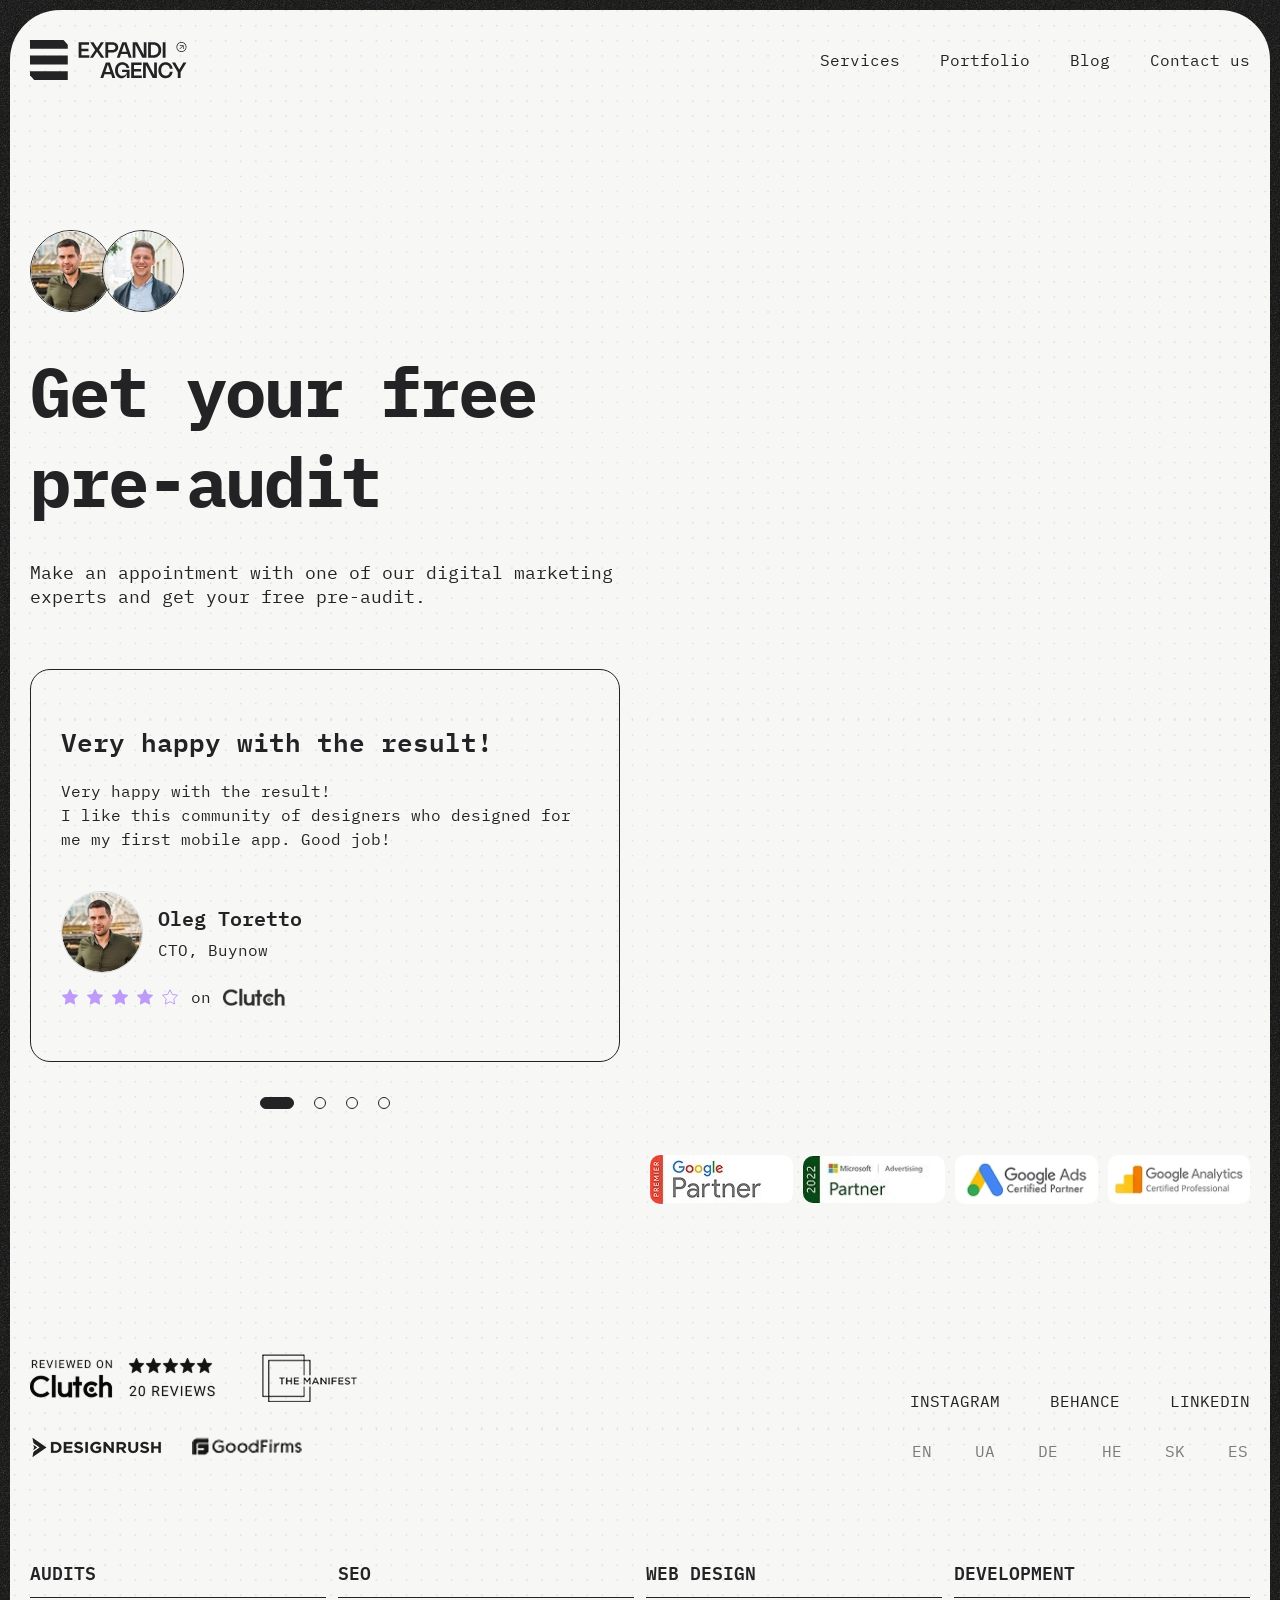
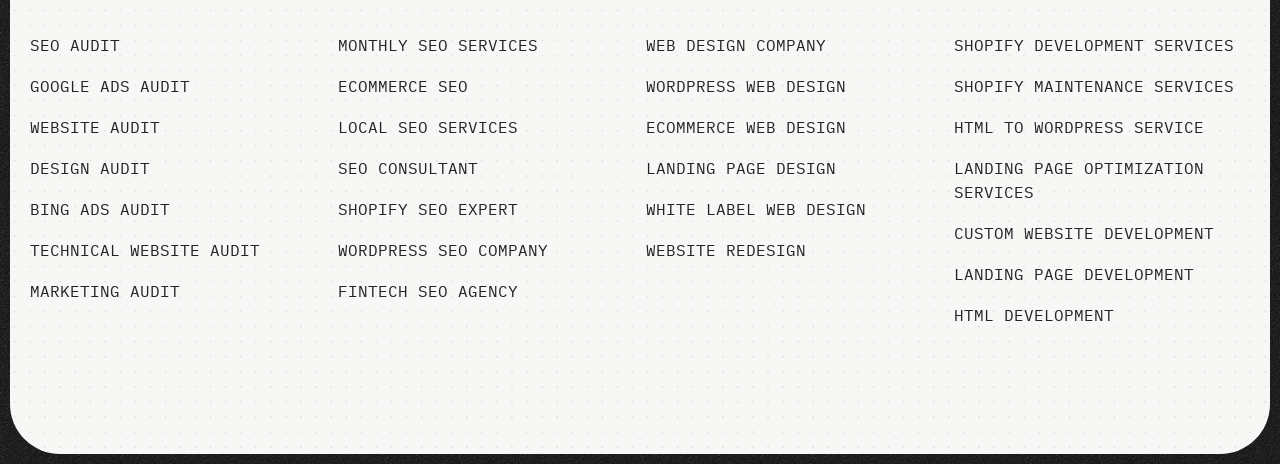
<file: contactus.html>
<!doctype html>
<html lang="en" data-fls-darklite="">
	<head>
		<meta charset="UTF-8">
		<meta name="viewport" content="width=device-width, initial-scale=1.0">
		<link rel="preload" href="./assets/fonts/LibreBodoni-Italic.woff2" as="font" type="font/woff2" crossorigin="anonymous">
		<link rel="preload" href="./assets/fonts/IBMPlexMono-SemiBold.woff2" as="font" type="font/woff2" crossorigin="anonymous">
		<link rel="preload" href="./assets/fonts/IBMPlexMono-Regular.woff2" as="font" type="font/woff2" crossorigin="anonymous">
		<link rel="preload" href="./assets/fonts/IBMPlexMono-Bold.woff2" as="font" type="font/woff2" crossorigin="anonymous">
		<link rel="shortcut icon" href="./assets/img/favicon.ico">
		<title>Contactus</title>
		<script type="module" crossorigin="" src="./js/app.min.js?v=1762023561945"></script>
		<link rel="stylesheet" crossorigin="" href="./css/app.min.css?v=1762023561945">
	</head>
	<body>
		<div class="wrapper">
			<header class="header">
				<div class="header__container">
					<div class="header__body">
						<a href="index.html" class="header__logo">
							<svg width="157" height="40" viewbox="0 0 157 40" fill="none" xmlns="http://www.w3.org/2000/svg">
								<path d="M59.0837 2.36942V4.85203H51.4436V8.83177H58.4519V11.2388H51.4436V15.1877H59.2863V17.6703H48.6313V2.36942H59.0837Z" fill="currentColor"></path>
								<path d="M68.9069 9.87564L74.3426 17.6703H71.0152L66.9668 11.7161L63.0283 17.6703H59.9036L65.1847 9.89624L60.1989 2.36942H63.4987L67.1523 8.06604L70.8127 2.36942H73.9305L68.9069 9.87564Z" fill="currentColor"></path>
								<path d="M75.3813 2.36942H82.5511C83.1073 2.36942 83.6327 2.42436 84.1272 2.53424C84.6216 2.64412 85.0783 2.80551 85.5007 3.01153C85.923 3.22099 86.3007 3.47166 86.6338 3.7704C86.9703 4.06913 87.2553 4.40221 87.4888 4.77306C87.7258 5.1439 87.9043 5.54909 88.0279 5.98518C88.1515 6.42127 88.2168 6.88483 88.2168 7.37929C88.2168 7.87375 88.155 8.33731 88.0279 8.77683C87.9009 9.21636 87.7189 9.62154 87.4854 9.99239C87.2485 10.3632 86.9635 10.6997 86.6304 11.0019C86.2939 11.3007 85.9162 11.5548 85.4972 11.7642C85.0749 11.9737 84.6182 12.1351 84.1237 12.2449C83.6293 12.3583 83.1073 12.4132 82.5545 12.4132H78.2005V17.6669H75.3882V2.36942H75.3813ZM82.3691 9.97865C82.8361 9.97865 83.2584 9.92028 83.6327 9.8001C84.007 9.67992 84.3263 9.50823 84.5873 9.28503C84.8483 9.06184 85.0508 8.78714 85.1916 8.46779C85.3324 8.14845 85.4045 7.78791 85.4045 7.38616C85.4045 6.98441 85.3359 6.63416 85.1951 6.31482C85.0543 5.99548 84.8586 5.72421 84.5976 5.50445C84.3401 5.28469 84.0241 5.113 83.6533 4.99282C83.2825 4.87264 82.867 4.81426 82.4068 4.81426H78.197V9.98209H82.3691V9.97865Z" fill="currentColor"></path>
								<path d="M86.7966 17.6703L92.2838 2.36942H96.3391L101.754 17.6703H98.7633L97.5546 14.0717H90.9549L89.7291 17.6703H86.7966ZM96.7511 11.6715L94.2754 4.27859L91.7653 11.6715H96.7511Z" fill="currentColor"></path>
								<path d="M116.474 17.6703H112.254L105.397 4.60137V17.6703H102.68V2.36942H107.223L113.761 14.7894V2.36942H116.477V17.6703H116.474Z" fill="currentColor"></path>
								<path d="M118.122 2.36942H123.427C124.204 2.36942 124.938 2.45183 125.625 2.61665C126.312 2.78147 126.947 3.0184 127.524 3.32744C128.101 3.63648 128.619 4.01763 129.079 4.46402C129.536 4.91041 129.924 5.41861 130.244 5.98518C130.559 6.55175 130.803 7.17326 130.975 7.84972C131.143 8.52617 131.229 9.24726 131.229 10.0199C131.229 10.7925 131.143 11.5135 130.975 12.19C130.807 12.8665 130.563 13.488 130.244 14.0545C129.928 14.6211 129.54 15.1293 129.079 15.5757C128.623 16.0221 128.104 16.4032 127.524 16.7123C126.947 17.0213 126.312 17.2582 125.625 17.4231C124.938 17.5879 124.204 17.6703 123.427 17.6703H118.122V2.36942ZM123.393 15.1774C124.183 15.1774 124.887 15.0606 125.505 14.8306C126.126 14.6005 126.652 14.264 127.081 13.821C127.51 13.3815 127.84 12.8424 128.067 12.2037C128.293 11.5651 128.406 10.8371 128.406 10.0199C128.406 9.20262 128.293 8.47466 128.067 7.83598C127.84 7.1973 127.51 6.6582 127.081 6.21867C126.652 5.77915 126.126 5.44264 125.505 5.20915C124.883 4.97565 124.179 4.86233 123.393 4.86233H120.893V15.1774H123.393Z" fill="currentColor"></path>
								<path d="M135.528 17.6703H132.716V2.36942H135.528V17.6703Z" fill="currentColor"></path>
								<path d="M70.355 37.903L75.8422 22.6021H79.8974L85.3125 37.903H82.3217L81.113 34.3044H74.5133L73.2874 37.903H70.355ZM80.3095 31.9076L77.8337 24.5147L75.3236 31.9076H80.3095Z" fill="currentColor"></path>
								<path d="M87.8809 30.2515C87.8809 31.1237 87.9771 31.9031 88.1728 32.5899C88.3685 33.2732 88.6501 33.8535 89.0244 34.324C89.3987 34.7944 89.8588 35.1549 90.4013 35.4022C90.9439 35.6494 91.5654 35.773 92.259 35.773C92.9011 35.773 93.4952 35.6769 94.0446 35.4846C94.5905 35.2923 95.0678 35.0244 95.4764 34.6776C95.8816 34.3308 96.2078 33.9222 96.4516 33.4449C96.6954 32.9676 96.8293 32.4457 96.8568 31.8791H92.0804V29.7193H99.5386V37.9054H96.8843V33.8501C96.692 34.5128 96.4207 35.1137 96.0739 35.6563C95.7271 36.1988 95.3151 36.6555 94.8412 37.0366C94.3673 37.4178 93.8385 37.7097 93.2548 37.9157C92.6711 38.1217 92.0461 38.2247 91.3731 38.2247C90.7584 38.2247 90.1781 38.1354 89.6253 37.9603C89.0759 37.7852 88.5643 37.5311 88.0973 37.2015C87.6303 36.8718 87.2079 36.4701 86.8336 35.9996C86.4559 35.5258 86.1366 34.997 85.8722 34.4064C85.6078 33.8158 85.4052 33.1736 85.2644 32.4766C85.1236 31.7795 85.0515 31.0413 85.0515 30.2584C85.0515 29.4755 85.1305 28.7132 85.2919 28.0127C85.4533 27.3088 85.6833 26.6632 85.9889 26.0726C86.2911 25.482 86.6585 24.9532 87.0912 24.4828C87.5238 24.0123 88.008 23.6175 88.5505 23.2913C89.0931 22.965 89.6837 22.7178 90.3258 22.5461C90.9679 22.3744 91.6478 22.2852 92.3689 22.2852C93.2617 22.2852 94.0961 22.4191 94.8721 22.6835C95.6481 22.9479 96.3418 23.329 96.953 23.8269C97.5642 24.3214 98.0758 24.9223 98.4913 25.6296C98.9068 26.337 99.1952 27.1302 99.3566 28.0093H96.5478C96.4276 27.4839 96.2387 27.0238 95.9881 26.622C95.7374 26.2203 95.4318 25.8837 95.0747 25.6125C94.7176 25.3412 94.3124 25.1318 93.8591 24.991C93.4059 24.8502 92.908 24.7781 92.3757 24.7781C91.6684 24.7781 91.0366 24.9017 90.4803 25.1455C89.9206 25.3893 89.4502 25.7464 89.0656 26.2168C88.681 26.6872 88.3857 27.2607 88.1831 27.9406C87.9805 28.6205 87.8775 29.3931 87.8775 30.2584L87.8809 30.2515Z" fill="currentColor"></path>
								<path d="M111.642 22.6044V25.087H104.002V29.0667H111.011V31.4738H104.002V35.4226H111.845V37.9052H101.19V22.6044H111.642Z" fill="currentColor"></path>
								<path d="M126.876 37.903H122.656L115.799 24.8341V37.903H113.083V22.6021H117.626L124.164 35.0221V22.6021H126.88V37.903H126.876Z" fill="currentColor"></path>
								<path d="M131.186 30.2505C131.186 31.1158 131.289 31.8918 131.491 32.5683C131.694 33.2447 131.989 33.8216 132.374 34.292C132.758 34.7625 133.229 35.1161 133.785 35.3634C134.341 35.6072 134.973 35.7308 135.684 35.7308C136.831 35.7308 137.754 35.4046 138.455 34.759C139.155 34.11 139.622 33.1417 139.856 31.8609H142.658C142.503 32.8533 142.232 33.7426 141.837 34.529C141.442 35.3153 140.944 35.9814 140.343 36.5308C139.743 37.0802 139.049 37.4992 138.263 37.791C137.476 38.0829 136.614 38.2271 135.677 38.2271C134.956 38.2271 134.276 38.1413 133.634 37.9662C132.992 37.7945 132.401 37.5438 131.859 37.221C131.316 36.8948 130.829 36.4999 130.399 36.0295C129.967 35.5591 129.599 35.0303 129.297 34.4397C128.995 33.8491 128.761 33.2035 128.6 32.4996C128.439 31.7957 128.36 31.0471 128.36 30.2539C128.36 29.4607 128.439 28.7087 128.6 28.0082C128.761 27.3043 128.991 26.6588 129.297 26.0681C129.599 25.4775 129.967 24.9487 130.399 24.4783C130.832 24.0079 131.316 23.613 131.859 23.2868C132.401 22.9606 132.992 22.7133 133.634 22.5417C134.276 22.37 134.956 22.2807 135.677 22.2807C136.614 22.2807 137.476 22.4249 138.263 22.7168C139.049 23.0087 139.743 23.4276 140.343 23.977C140.944 24.5264 141.442 25.1925 141.837 25.9789C142.232 26.7652 142.503 27.6545 142.658 28.6469H139.856C139.619 27.3627 139.152 26.3978 138.455 25.7488C137.754 25.0998 136.831 24.777 135.684 24.777C134.973 24.777 134.341 24.9007 133.785 25.1445C133.229 25.3883 132.758 25.7454 132.374 26.2158C131.989 26.6862 131.694 27.2597 131.491 27.9395C131.289 28.6194 131.186 29.392 131.186 30.2573V30.2505Z" fill="currentColor"></path>
								<path d="M156.458 22.6044L150.597 32.2189V37.9052H147.785V32.2292L141.971 22.6044H145.137L149.223 29.5783L153.364 22.6044H156.462H156.458Z" fill="currentColor"></path>
								<path d="M151.463 1.99442C148.706 1.99442 146.464 4.23667 146.464 6.99399C146.464 9.75131 148.706 11.9936 151.463 11.9936C154.221 11.9936 156.463 9.75131 156.463 6.99399C156.463 4.23667 154.217 1.99442 151.463 1.99442ZM151.463 11.2999C149.087 11.2999 147.157 9.36672 147.157 6.99399C147.157 4.62125 149.087 2.68804 151.463 2.68804C153.84 2.68804 155.769 4.61782 155.769 6.99399C155.769 9.37016 153.836 11.2999 151.463 11.2999Z" fill="currentColor"></path>
								<path d="M153.661 5.18192V9.06895H152.967V6.3597L149.966 9.31618L149.482 8.82515L152.469 5.87554H149.722V5.18192H153.661Z" fill="currentColor"></path>
								<path d="M37.7646 4.81415V8.75955H-0.00341797V0H33.5274L37.7646 4.81415Z" fill="currentColor"></path>
								<path d="M37.7646 15.6205H-0.00341797V24.3801H37.7646V15.6205Z" fill="currentColor"></path>
								<path d="M37.7646 31.2411V40.0006H4.23386L-0.00341797 35.1418V31.2411H37.7646Z" fill="currentColor"></path>
							</svg>
						</a>
						<div class="header__menu menu">
							<button type="button" data-fls-menu="" class="menu__icon icon-menu">
								<span class="icon-menu__text">Menu</span>
								<span class="icon-menu__close">Close</span>
							</button>
							<nav class="menu__body">
								<ul class="menu__list">
									<li class="menu__item">
										<a href="#" class="menu__link link-decor" data-hover-toggle="">Services</a>
										<div class="submenu" data-submenu="">
											<div class="submenu__head">
												<button type="button" class="submenu__close" data-close-parent="">
													<span class="submenu__close-icon">
														<svg width="12" height="10" viewbox="0 0 12 10" fill="none" xmlns="http://www.w3.org/2000/svg">
															<path d="M11.5 4.99996L0.500001 4.99996M0.500001 4.99996L3.97369 8.66663M0.500001 4.99996L3.97369 1.33329" stroke="currentColor" stroke-linecap="round" stroke-linejoin="round"></path>
														</svg>
													</span>
													<span class="submenu__close-text">Back</span>
												</button>
											</div>
											<ul class="submenu__list">
												<li class="submenu__item">
													<a href="#" class="submenu__link">Marketing Audit</a>
												</li>
												<li class="submenu__item">
													<a href="#" class="submenu__link">SEO</a>
												</li>
												<li class="submenu__item">
													<a href="#" class="submenu__link">Web Design</a>
												</li>
												<li class="submenu__item">
													<a href="#" class="submenu__link">Web Development</a>
												</li>
												<li class="submenu__item">
													<a href="#" class="submenu__link">PPC</a>
												</li>
											</ul>
										</div>
									</li>
									<li class="menu__item">
										<a href="#" class="menu__link link-decor">Portfolio</a>
									</li>
									<li class="menu__item">
										<a href="#" class="menu__link link-decor">Blog</a>
									</li>
									<li class="menu__item">
										<a href="#" class="menu__link link-decor">Contact us</a>
									</li>
								</ul>
								<div class="menu__bottom">
									<a href="mailto:expanid@gmail.com" class="menu__contact">expanid@gmail.com</a>
									<div class="menu__socials">
										<a href="#" class="menu__social">Instagram</a>
										<a href="#" class="menu__social">Linkendin</a>
									</div>
								</div>
							</nav>
						</div>
					</div>
				</div>
			</header>
			<main class="page page--contactus">
				<section class="contatcs">
					<div class="contatcs__container">
						<div class="contatcs__body">
							<div class="contatcs__content">
								<div class="contatcs__head">
									<div class="contatcs__persons">
										<div class="contatcs__person">
											<img alt="Image" loading="lazy" src="./assets/img/reviews/image-1.webp">
										</div>
										<div class="contatcs__person">
											<img alt="Image" loading="lazy" src="./assets/img/reviews/image-2.webp">
										</div>
									</div>
									<h1 class="contatcs__title title title--h1">Get your free pre-audit</h1>
									<div class="contatcs__text">
										<p>
											Make an appointment with one of our digital marketing experts and get your free pre-audit.
										</p>
									</div>
								</div>
								<div data-fls-slider="" class="contatcs__reviews swiper">
									<div class="contatcs__wrapper swiper-wrapper">
										<div class="reviews-card swiper-slide">
											<div class="reviews-card__title title title--h6">Very happy with the result!</div>
											<div class="reviews-card__text">
												<p>
													Very happy with the result!
													<br>
													I like this community of designers who designed for me my first mobile app. Good
                                    job!
												</p>
											</div>
											<div class="reviews-card__author">
												<div class="reviews-card__author-img">
													<img alt="Image" loading="lazy" src="./assets/img/reviews/image-1.webp">
												</div>
												<div class="reviews-card__author-body">
													<div class="reviews-card__author-name">Oleg Toretto</div>
													<div class="reviews-card__author-position">CTO, Buynow</div>
												</div>
											</div>
											<div class="reviews-card__rating">
												<div class="reviews-card__stars">
													<img src="./assets/img/icons/star.svg" alt="Image" loading="lazy">
													<img src="./assets/img/icons/star.svg" alt="Image" loading="lazy">
													<img src="./assets/img/icons/star.svg" alt="Image" loading="lazy">
													<img src="./assets/img/icons/star.svg" alt="Image" loading="lazy">
													<img src="./assets/img/icons/star-2.svg" alt="Image" loading="lazy">
												</div>
												<span>on</span>
												<div class="reviews-card__rating-img img-darklite">
													<img class="img-darklite__dark" alt="Image" loading="lazy" src="./assets/img/clutch-small-dark.webp">
													<img class="img-darklite__light" alt="Image" loading="lazy" src="./assets/img/clutch-small-light.webp">
												</div>
											</div>
										</div>
										<div class="reviews-card swiper-slide">
											<div class="reviews-card__title title title--h6">Very happy with the result!</div>
											<div class="reviews-card__text">
												<p>
													Very happy with the result!
													<br>
													I like this community of designers who designed for me my first mobile app. Good
                                    job!
												</p>
											</div>
											<div class="reviews-card__author">
												<div class="reviews-card__author-img">
													<img alt="Image" loading="lazy" src="./assets/img/reviews/image-2.webp">
												</div>
												<div class="reviews-card__author-body">
													<div class="reviews-card__author-name">David Guetta</div>
													<div class="reviews-card__author-position">CTO, Buynow</div>
												</div>
											</div>
											<div class="reviews-card__rating">
												<div class="reviews-card__stars">
													<img src="./assets/img/icons/star.svg" alt="Image" loading="lazy">
													<img src="./assets/img/icons/star.svg" alt="Image" loading="lazy">
													<img src="./assets/img/icons/star.svg" alt="Image" loading="lazy">
													<img src="./assets/img/icons/star.svg" alt="Image" loading="lazy">
													<img src="./assets/img/icons/star.svg" alt="Image" loading="lazy">
												</div>
												<span>on</span>
												<div class="reviews-card__rating-img img-darklite">
													<img class="img-darklite__dark" alt="Image" loading="lazy" src="./assets/img/clutch-small-dark.webp">
													<img class="img-darklite__light" alt="Image" loading="lazy" src="./assets/img/clutch-small-light.webp">
												</div>
											</div>
										</div>
										<div class="reviews-card swiper-slide">
											<div class="reviews-card__title title title--h6">Very happy with the result!</div>
											<div class="reviews-card__text">
												<p>
													Very happy with the result!
													<br>
													I like this community of designers who designed for me my first mobile app. Good
                                    job!
												</p>
											</div>
											<div class="reviews-card__author">
												<div class="reviews-card__author-img">
													<img alt="Image" loading="lazy" src="./assets/img/reviews/image-3.webp">
												</div>
												<div class="reviews-card__author-body">
													<div class="reviews-card__author-name">Ed Frank</div>
													<div class="reviews-card__author-position">CTO, Buynow</div>
												</div>
											</div>
											<div class="reviews-card__rating">
												<div class="reviews-card__stars">
													<img src="./assets/img/icons/star.svg" alt="Image" loading="lazy">
													<img src="./assets/img/icons/star.svg" alt="Image" loading="lazy">
													<img src="./assets/img/icons/star.svg" alt="Image" loading="lazy">
													<img src="./assets/img/icons/star.svg" alt="Image" loading="lazy">
													<img src="./assets/img/icons/star.svg" alt="Image" loading="lazy">
												</div>
												<span>on</span>
												<div class="reviews-card__rating-img img-darklite">
													<img class="img-darklite__dark" alt="Image" loading="lazy" src="./assets/img/clutch-small-dark.webp">
													<img class="img-darklite__light" alt="Image" loading="lazy" src="./assets/img/clutch-small-light.webp">
												</div>
											</div>
										</div>
										<div class="reviews-card swiper-slide">
											<div class="reviews-card__title title title--h6">Very happy with the result!</div>
											<div class="reviews-card__text">
												<p>
													I like this community of designers who designed for me my first mobile app. Good
                                    job!
												</p>
											</div>
											<div class="reviews-card__author">
												<div class="reviews-card__author-img">
													<img alt="Image" loading="lazy" src="./assets/img/reviews/image-1.webp">
												</div>
												<div class="reviews-card__author-body">
													<div class="reviews-card__author-name">Oleg Toretto</div>
													<div class="reviews-card__author-position">CTO, Buynow</div>
												</div>
											</div>
											<div class="reviews-card__rating">
												<div class="reviews-card__stars">
													<img src="./assets/img/icons/star.svg" alt="Image" loading="lazy">
													<img src="./assets/img/icons/star.svg" alt="Image" loading="lazy">
													<img src="./assets/img/icons/star.svg" alt="Image" loading="lazy">
													<img src="./assets/img/icons/star.svg" alt="Image" loading="lazy">
													<img src="./assets/img/icons/star-2.svg" alt="Image" loading="lazy">
												</div>
												<span>on</span>
												<div class="reviews-card__rating-img img-darklite">
													<img class="img-darklite__dark" alt="Image" loading="lazy" src="./assets/img/clutch-small-dark.webp">
													<img class="img-darklite__light" alt="Image" loading="lazy" src="./assets/img/clutch-small-light.webp">
												</div>
											</div>
										</div>
									</div>
									<div class="swiper-pagination"></div>
								</div>
							</div>
							<div class="contatcs__inner">
								<div class="contatcs__calendar">
									<div class="calendly-inline-widget" data-url="https://calendly.com/vladyslav-havrylevskyj/30min"></div>
									<script type="text/javascript" src="https://assets.calendly.com/assets/external/widget.js" async>

									</script>
								</div>
								<div class="contatcs__partners">
									<div class="contatcs__partner">
										<img alt="Image" loading="lazy" src="./assets/img/contacts/partner-logo-1.webp">
									</div>
									<div class="contatcs__partner">
										<img alt="Image" loading="lazy" src="./assets/img/contacts/partner-logo-2.webp">
									</div>
									<div class="contatcs__partner">
										<img alt="Image" loading="lazy" src="./assets/img/contacts/partner-logo-3.webp">
									</div>
									<div class="contatcs__partner">
										<img alt="Image" loading="lazy" src="./assets/img/contacts/partner-logo-4.webp">
									</div>
								</div>
							</div>
						</div>
					</div>
				</section>
			</main>
			<footer class="footer fixed-block-hide">
				<div class="footer__container">
					<div class="footer__head">
						<div class="footer__media">
							<div class="footer__media-icon img-darklite">
								<img class="img-darklite__dark" alt="Image" loading="lazy" src="./assets/img/footer/clutch-dark.webp">
								<img class="img-darklite__light" alt="Image" loading="lazy" src="./assets/img/footer/clutch-light.webp">
							</div>
							<div class="footer__media-icon img-darklite">
								<img class="img-darklite__dark" alt="Image" loading="lazy" src="./assets/img/footer/manifest-dark.webp">
								<img class="img-darklite__light" alt="Image" loading="lazy" src="./assets/img/footer/manifest-light.webp">
							</div>
							<div class="footer__media-icon img-darklite">
								<img class="img-darklite__dark" alt="Image" loading="lazy" src="./assets/img/footer/designrush-dark.webp">
								<img class="img-darklite__light" alt="Image" loading="lazy" src="./assets/img/footer/designrush-light.webp">
							</div>
							<div class="footer__media-icon img-darklite">
								<img class="img-darklite__dark" alt="Image" loading="lazy" src="./assets/img/footer/goodfirms-dark.webp">
								<img class="img-darklite__light" alt="Image" loading="lazy" src="./assets/img/footer/goodfirms-light.webp">
							</div>
						</div>
						<div class="footer__actions">
							<div class="footer__socials">
								<a href="#" class="footer__social link-decor">Instagram</a>
								<a href="#" class="footer__social link-decor">Behance</a>
								<a href="#" class="footer__social link-decor">Linkedin</a>
							</div>
							<div class="footer__langs">
								<a href="#" class="footer__lang">En</a>
								<a href="#" class="footer__lang">Ua</a>
								<a href="#" class="footer__lang">DE</a>
								<a href="#" class="footer__lang">He</a>
								<a href="#" class="footer__lang">Sk</a>
								<a href="#" class="footer__lang">Es</a>
							</div>
						</div>
					</div>
					<nav class="footer__menu">
						<div class="footer__menu-col">
							<div class="footer__menu-title">AUDITS</div>
							<ul class="footer__menu-list">
								<li class="footer__menu-item">
									<a href="#" class="footer__menu-link link-decor">SEO AUDIT</a>
								</li>
								<li class="footer__menu-item">
									<a href="#" class="footer__menu-link link-decor">GOOGLE ADS AUDIT</a>
								</li>
								<li class="footer__menu-item">
									<a href="#" class="footer__menu-link link-decor">WEBSITE AUDIT</a>
								</li>
								<li class="footer__menu-item">
									<a href="#" class="footer__menu-link link-decor">DESIGN AUDIT</a>
								</li>
								<li class="footer__menu-item">
									<a href="#" class="footer__menu-link link-decor">BING ADS AUDIT</a>
								</li>
								<li class="footer__menu-item">
									<a href="#" class="footer__menu-link link-decor">TECHNICAL WEBSITE AUDIT</a>
								</li>
								<li class="footer__menu-item">
									<a href="#" class="footer__menu-link link-decor">MARKETING AUDIT</a>
								</li>
							</ul>
						</div>
						<div class="footer__menu-col">
							<div class="footer__menu-title">SEO</div>
							<ul class="footer__menu-list">
								<li class="footer__menu-item">
									<a href="#" class="footer__menu-link link-decor">MONTHLY SEO SERVICES</a>
								</li>
								<li class="footer__menu-item">
									<a href="#" class="footer__menu-link link-decor">ECOMMERCE SEO</a>
								</li>
								<li class="footer__menu-item">
									<a href="#" class="footer__menu-link link-decor">LOCAL SEO SERVICES</a>
								</li>
								<li class="footer__menu-item">
									<a href="#" class="footer__menu-link link-decor">SEO CONSULTANT</a>
								</li>
								<li class="footer__menu-item">
									<a href="#" class="footer__menu-link link-decor">SHOPIFY SEO EXPERT</a>
								</li>
								<li class="footer__menu-item">
									<a href="#" class="footer__menu-link link-decor">WORDPRESS SEO COMPANY</a>
								</li>
								<li class="footer__menu-item">
									<a href="#" class="footer__menu-link link-decor">FINTECH SEO AGENCY</a>
								</li>
							</ul>
						</div>
						<div class="footer__menu-col">
							<div class="footer__menu-title">WEB DESIGN</div>
							<ul class="footer__menu-list">
								<li class="footer__menu-item">
									<a href="#" class="footer__menu-link link-decor">WEB DESIGN COMPANY</a>
								</li>
								<li class="footer__menu-item">
									<a href="#" class="footer__menu-link link-decor">WORDPRESS WEB DESIGN</a>
								</li>
								<li class="footer__menu-item">
									<a href="#" class="footer__menu-link link-decor">ECOMMERCE WEB DESIGN</a>
								</li>
								<li class="footer__menu-item">
									<a href="#" class="footer__menu-link link-decor">LANDING PAGE DESIGN</a>
								</li>
								<li class="footer__menu-item">
									<a href="#" class="footer__menu-link link-decor">WHITE LABEL WEB DESIGN</a>
								</li>
								<li class="footer__menu-item">
									<a href="#" class="footer__menu-link link-decor">WEBSITE REDESIGN</a>
								</li>
							</ul>
						</div>
						<div class="footer__menu-col">
							<div class="footer__menu-title">DEVELOPMENT</div>
							<ul class="footer__menu-list">
								<li class="footer__menu-item">
									<a href="#" class="footer__menu-link link-decor">SHOPIFY DEVELOPMENT SERVICES</a>
								</li>
								<li class="footer__menu-item">
									<a href="#" class="footer__menu-link link-decor">SHOPIFY MAINTENANCE SERVICES</a>
								</li>
								<li class="footer__menu-item">
									<a href="#" class="footer__menu-link link-decor">HTML TO WORDPRESS SERVICE</a>
								</li>
								<li class="footer__menu-item">
									<a href="#" class="footer__menu-link link-decor">LANDING PAGE OPTIMIZATION SERVICES</a>
								</li>
								<li class="footer__menu-item">
									<a href="#" class="footer__menu-link link-decor">CUSTOM WEBSITE DEVELOPMENT</a>
								</li>
								<li class="footer__menu-item">
									<a href="#" class="footer__menu-link link-decor">LANDING PAGE DEVELOPMENT</a>
								</li>
								<li class="footer__menu-item">
									<a href="#" class="footer__menu-link link-decor">HTML DEVELOPMENT</a>
								</li>
							</ul>
						</div>
					</nav>
				</div>
			</footer>
		</div>
		<div class="fixed-block">
			<div class="fixed-block__body">
				<a href="#" class="fixed-block__link">
					<span>Contact us</span>
				</a>
				<button type="button" class="fixed-block__theme" data-fls-darklite-set="">
					<svg class="fixed-block__theme-dark" width="28" height="29" viewbox="0 0 28 29" fill="none" xmlns="http://www.w3.org/2000/svg">
						<path d="M14.5331 24.4995C18.3592 24.5397 21.8543 22.335 23.466 18.8647C22.4517 19.3073 21.3531 19.524 20.2468 19.5C15.9099 19.4951 12.3953 15.9805 12.3904 11.6436C12.4338 8.71001 14.0525 6.02665 16.6271 4.61967C15.9327 4.53127 15.233 4.49169 14.5331 4.50145C9.01063 4.50145 4.53406 8.97819 4.53406 14.5005C4.53406 20.0229 9.01063 24.4995 14.5331 24.4995Z" fill="currentColor"></path>
					</svg>
					<svg class="fixed-block__theme-light" width="28" height="29" viewbox="0 0 28 29" fill="none" xmlns="http://www.w3.org/2000/svg">
						<path d="M14 2.5C14.6025 2.5 15.0909 2.98844 15.0909 3.59089V5.77272C15.0909 6.37522 14.6025 6.86361 14 6.86361C13.3975 6.86361 12.9091 6.37517 12.9091 5.77272V3.59089C12.9091 2.98844 13.3975 2.5 14 2.5Z" fill="currentColor"></path>
						<path d="M13.9999 8.44794C10.6575 8.44794 7.94794 11.1575 7.94794 14.4999C7.94794 17.8422 10.6575 20.5518 13.9999 20.5518C17.3423 20.5518 20.0518 17.8422 20.0518 14.4999C20.0518 11.1575 17.3423 8.44794 13.9999 8.44794Z" fill="currentColor"></path>
						<path d="M7.0831 6.0395C6.65707 5.61346 5.96634 5.61346 5.54035 6.0395C5.11432 6.46553 5.11432 7.15626 5.54035 7.58229L7.09879 9.14073C7.52482 9.56677 8.21556 9.56677 8.64155 9.14073C9.06758 8.7147 9.06758 8.02397 8.64155 7.59794L7.0831 6.0395Z" fill="currentColor"></path>
						<path d="M2 14.5001C2 13.8976 2.48844 13.4092 3.09089 13.4092H5.27272C5.87522 13.4092 6.36361 13.8976 6.36361 14.5001C6.36361 15.1026 5.87522 15.591 5.27272 15.591H3.09089C2.48844 15.5911 2 15.1027 2 14.5001Z" fill="currentColor"></path>
						<path d="M8.64155 21.4013C9.06758 20.9753 9.06758 20.2847 8.64155 19.8586C8.21551 19.4326 7.52478 19.4326 7.09879 19.8586L5.54035 21.417C5.11432 21.843 5.11432 22.5338 5.54035 22.9598C5.96638 23.3858 6.65707 23.3858 7.0831 22.9598L8.64155 21.4013Z" fill="currentColor"></path>
						<path d="M14.0001 22.137C14.6026 22.137 15.091 22.6254 15.091 23.2279V25.4097C15.091 26.0122 14.6026 26.5006 14.0001 26.5006C13.3976 26.5006 12.9092 26.0122 12.9092 25.4097V23.2279C12.9092 22.6254 13.3976 22.137 14.0001 22.137Z" fill="currentColor"></path>
						<path d="M20.9014 19.8586C20.4753 19.4326 19.7846 19.4326 19.3587 19.8586C18.9325 20.2847 18.9325 20.9753 19.3587 21.4013L20.917 22.9598C21.3431 23.3858 22.0338 23.3858 22.4598 22.9598C22.8859 22.5338 22.8859 21.843 22.4598 21.417L20.9014 19.8586Z" fill="currentColor"></path>
						<path d="M21.6361 14.5001C21.6361 13.8976 22.1245 13.4092 22.727 13.4092H24.9088C25.5113 13.4092 25.9997 13.8976 25.9997 14.5001C25.9997 15.1026 25.5113 15.591 24.9088 15.591H22.727C22.1245 15.5911 21.6361 15.1027 21.6361 14.5001Z" fill="currentColor"></path>
						<path d="M22.4598 7.58229C22.8859 7.15626 22.8859 6.46553 22.4598 6.0395C22.0338 5.61346 21.3431 5.61346 20.917 6.0395L19.3587 7.59794C18.9325 8.02397 18.9325 8.7147 19.3587 9.14073C19.7846 9.56677 20.4753 9.56677 20.9014 9.14073L22.4598 7.58229Z" fill="currentColor"></path>
					</svg>
					<span class="fixed-block__theme-dark">Dark mode</span>
					<span class="fixed-block__theme-light">Light mode</span>
				</button>
			</div>
		</div>
	</body>
</html>
</file>
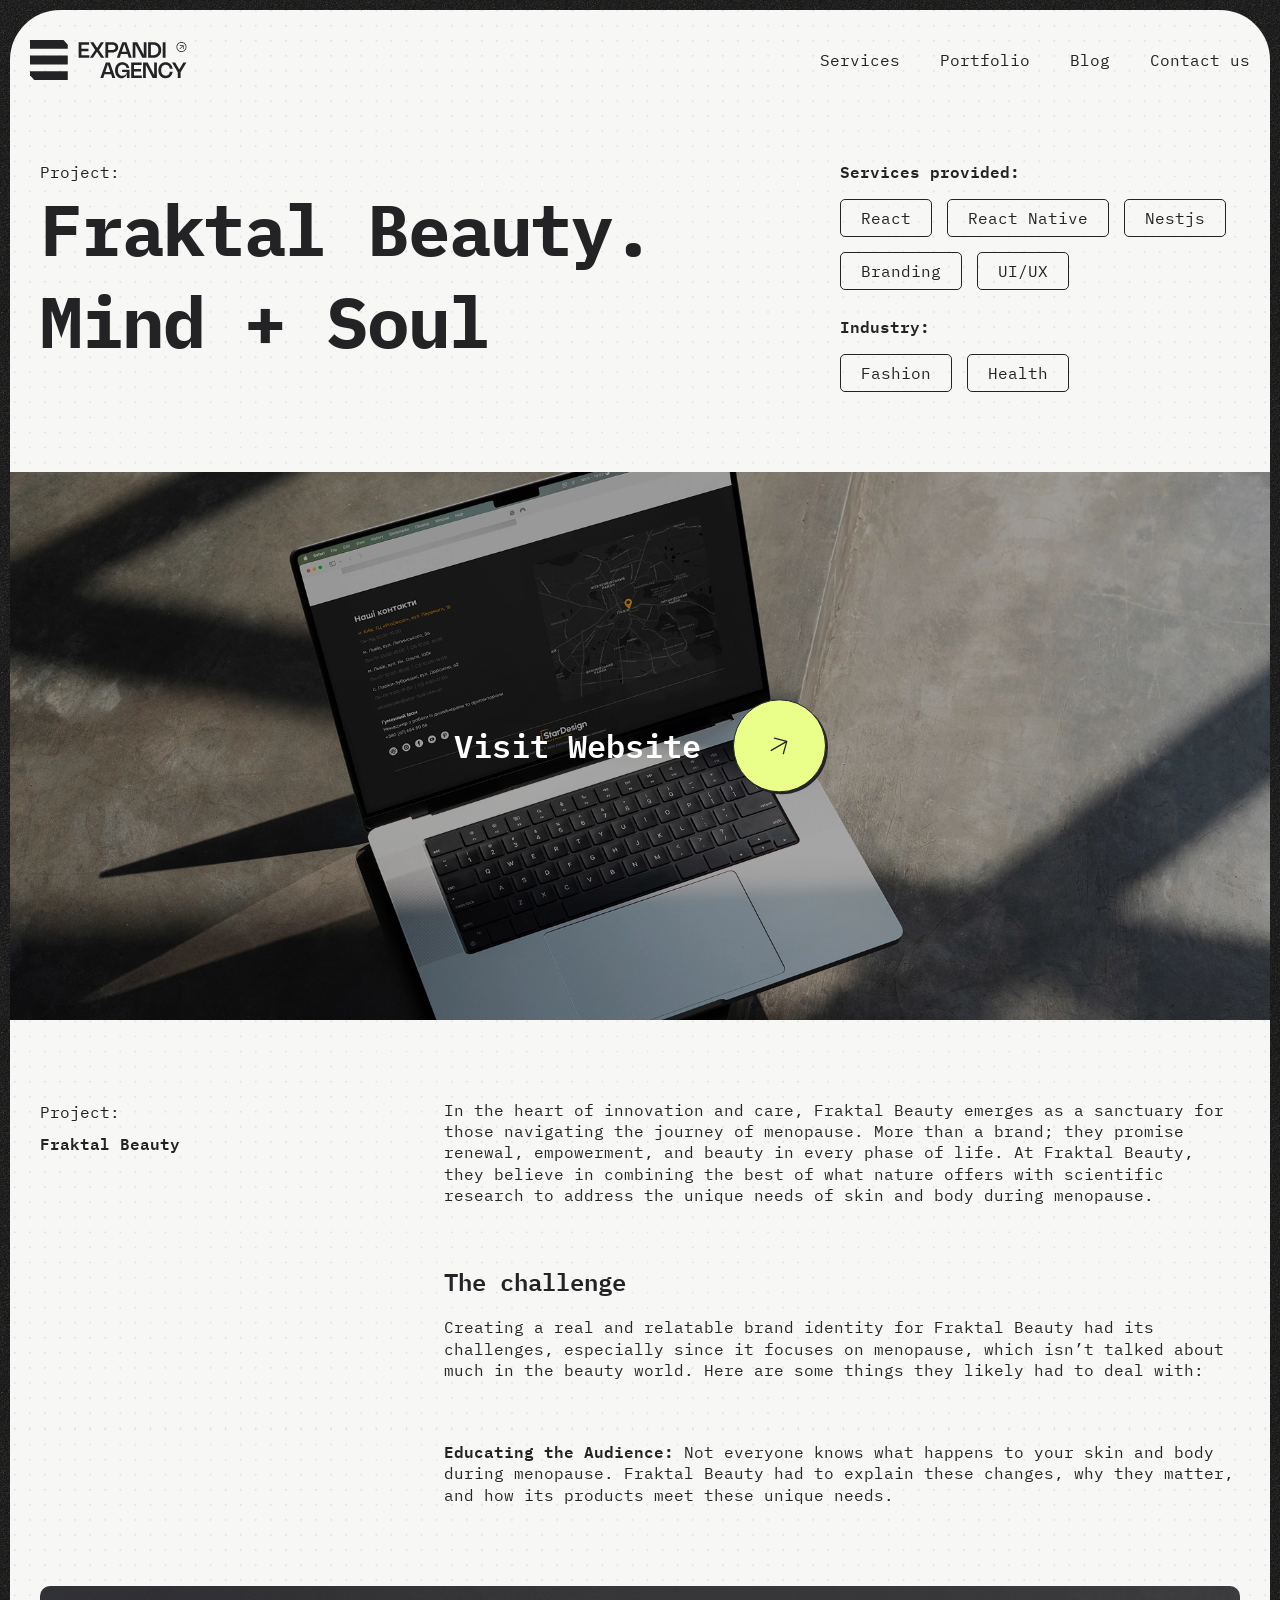
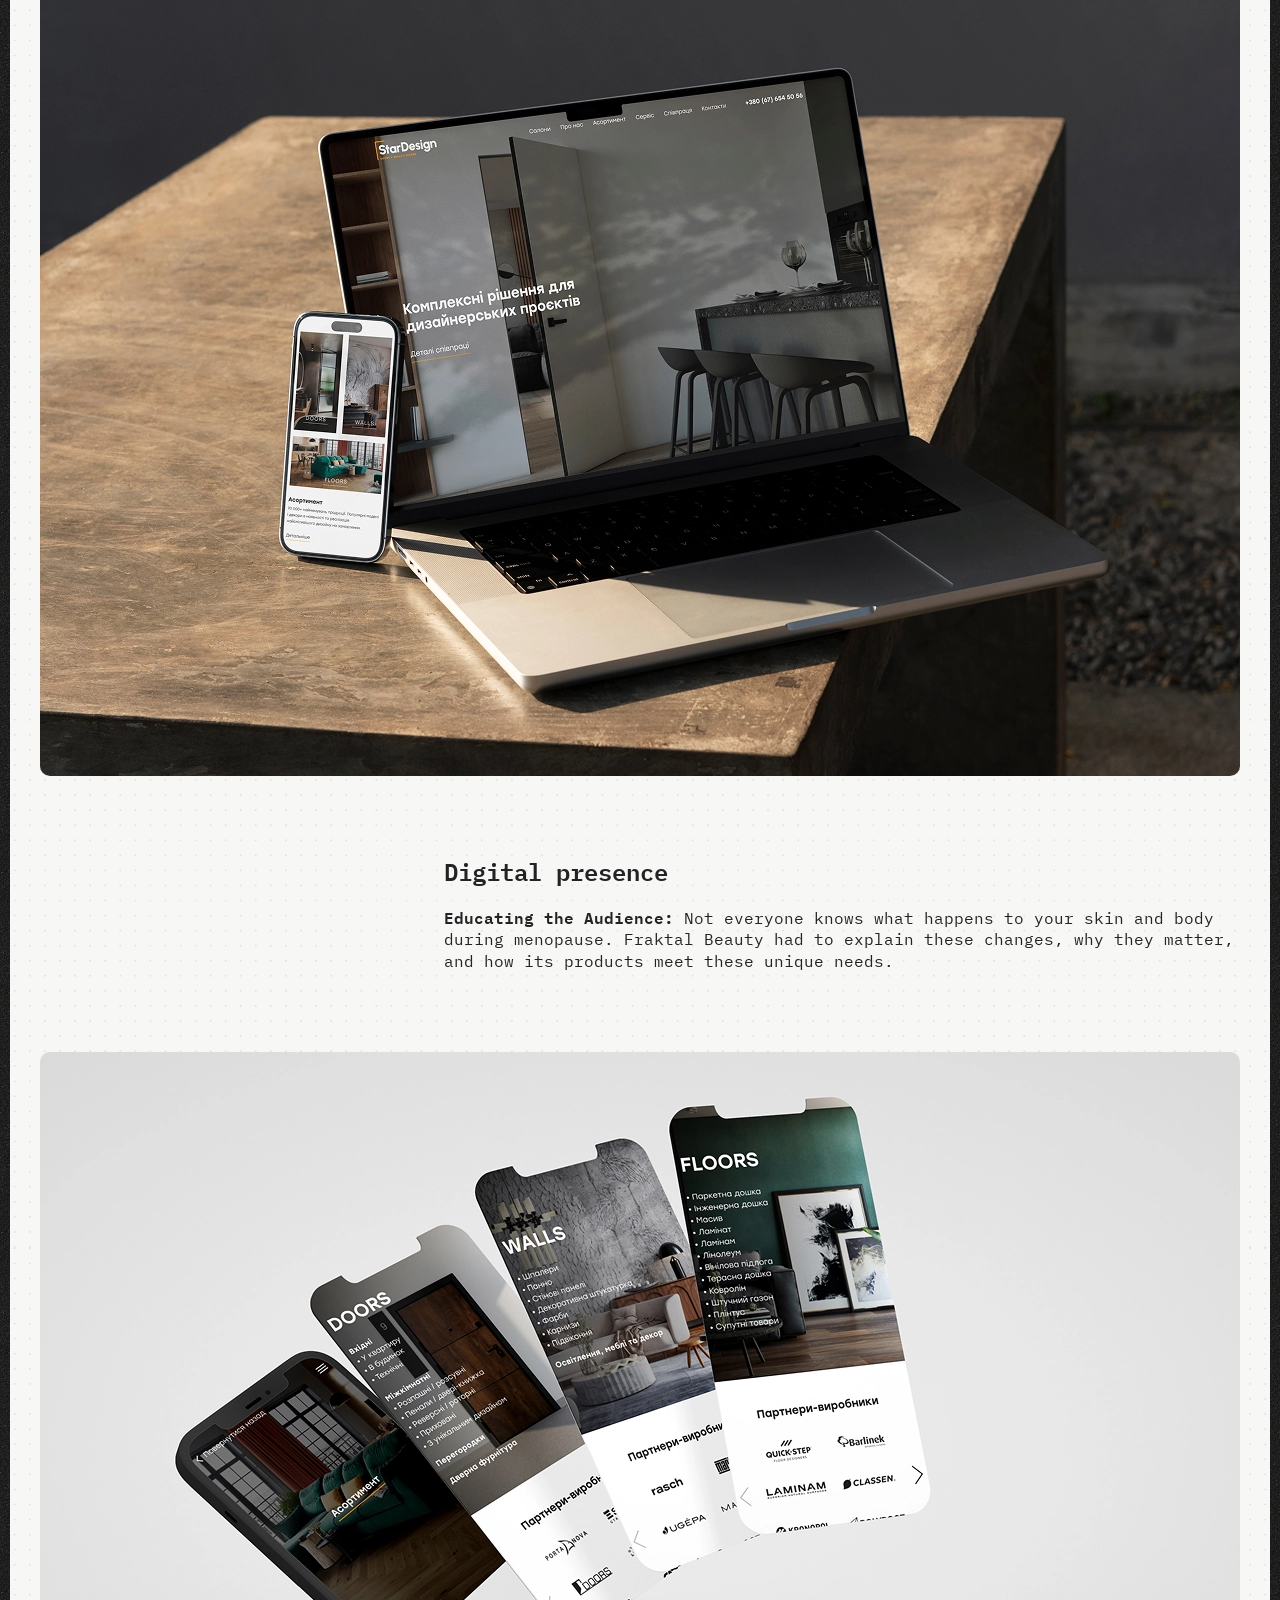
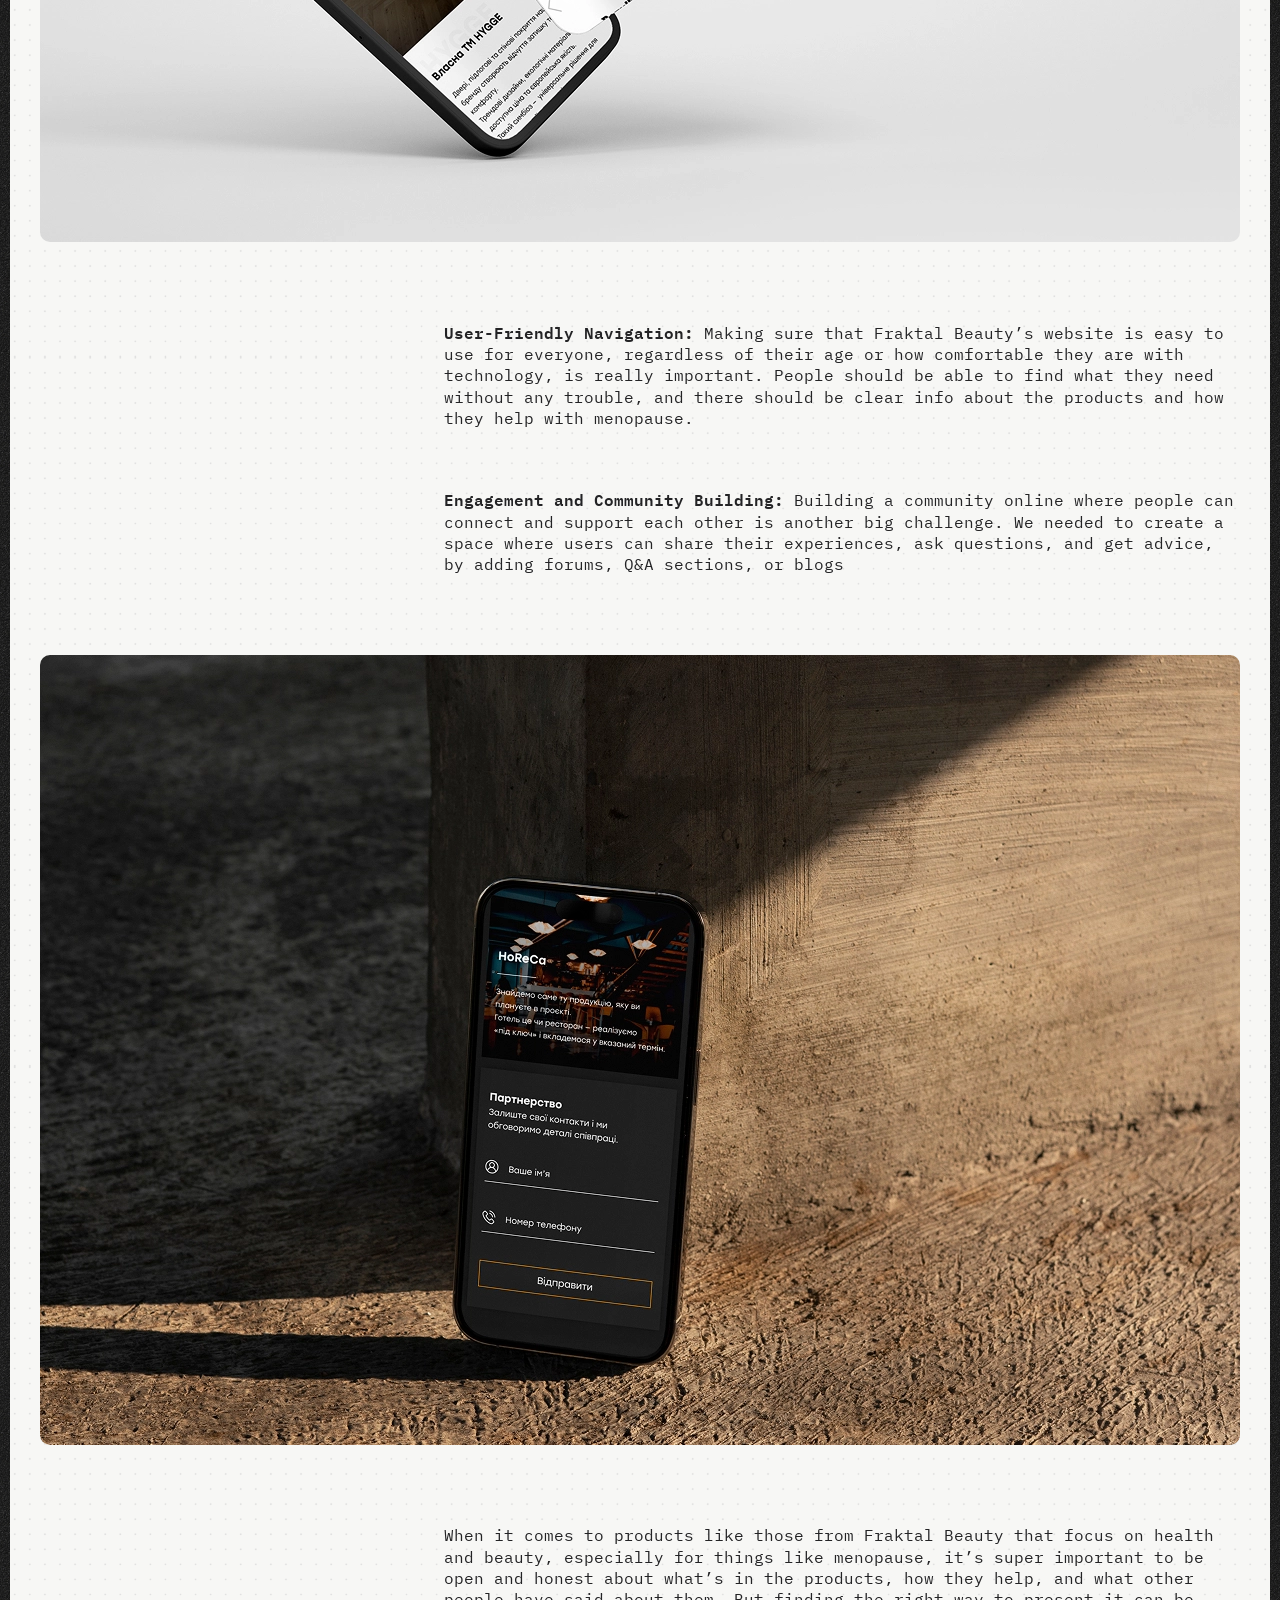
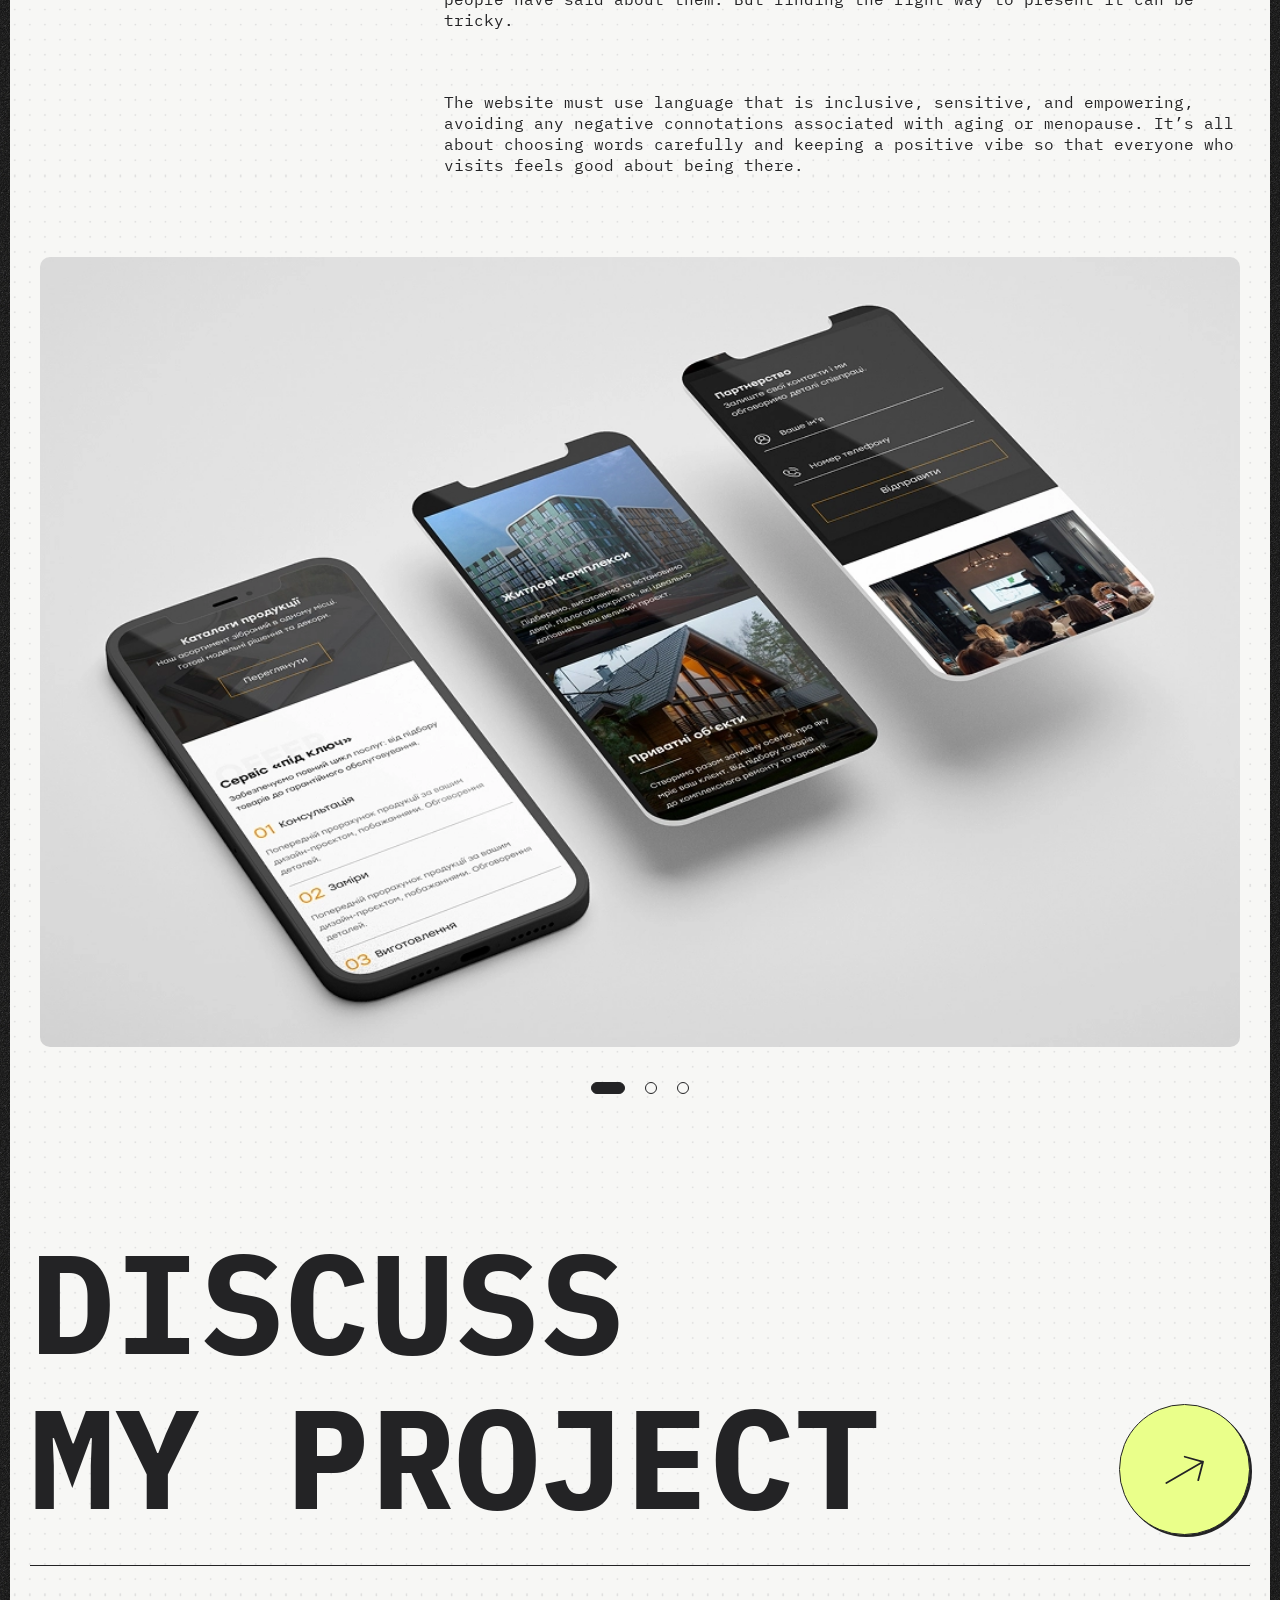
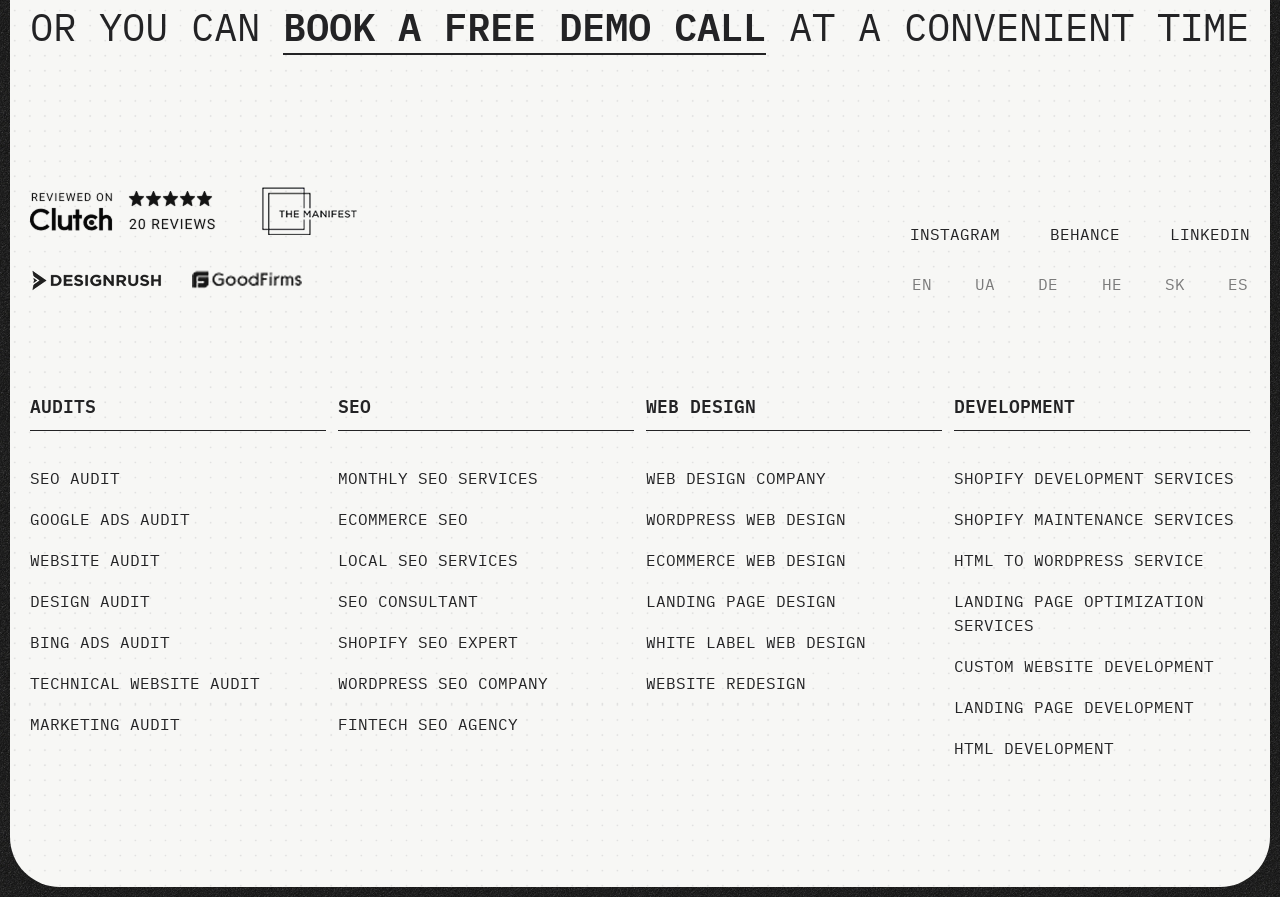
<file: project.html>
<!doctype html>
<html lang="en" data-fls-darklite="">
	<head>
		<meta charset="UTF-8">
		<meta name="viewport" content="width=device-width, initial-scale=1.0">
		<link rel="preload" href="./assets/fonts/LibreBodoni-Italic.woff2" as="font" type="font/woff2" crossorigin="anonymous">
		<link rel="preload" href="./assets/fonts/IBMPlexMono-SemiBold.woff2" as="font" type="font/woff2" crossorigin="anonymous">
		<link rel="preload" href="./assets/fonts/IBMPlexMono-Regular.woff2" as="font" type="font/woff2" crossorigin="anonymous">
		<link rel="preload" href="./assets/fonts/IBMPlexMono-Bold.woff2" as="font" type="font/woff2" crossorigin="anonymous">
		<link rel="shortcut icon" href="./assets/img/favicon.ico">
		<title>Project</title>
		<script type="module" crossorigin="" src="./js/app.min.js?v=1762023561948"></script>
		<link rel="stylesheet" crossorigin="" href="./css/app.min.css?v=1762023561948">
	</head>
	<body>
		<div class="wrapper">
			<header class="header">
				<div class="header__container">
					<div class="header__body">
						<a href="index.html" class="header__logo">
							<svg width="157" height="40" viewbox="0 0 157 40" fill="none" xmlns="http://www.w3.org/2000/svg">
								<path d="M59.0837 2.36942V4.85203H51.4436V8.83177H58.4519V11.2388H51.4436V15.1877H59.2863V17.6703H48.6313V2.36942H59.0837Z" fill="currentColor"></path>
								<path d="M68.9069 9.87564L74.3426 17.6703H71.0152L66.9668 11.7161L63.0283 17.6703H59.9036L65.1847 9.89624L60.1989 2.36942H63.4987L67.1523 8.06604L70.8127 2.36942H73.9305L68.9069 9.87564Z" fill="currentColor"></path>
								<path d="M75.3813 2.36942H82.5511C83.1073 2.36942 83.6327 2.42436 84.1272 2.53424C84.6216 2.64412 85.0783 2.80551 85.5007 3.01153C85.923 3.22099 86.3007 3.47166 86.6338 3.7704C86.9703 4.06913 87.2553 4.40221 87.4888 4.77306C87.7258 5.1439 87.9043 5.54909 88.0279 5.98518C88.1515 6.42127 88.2168 6.88483 88.2168 7.37929C88.2168 7.87375 88.155 8.33731 88.0279 8.77683C87.9009 9.21636 87.7189 9.62154 87.4854 9.99239C87.2485 10.3632 86.9635 10.6997 86.6304 11.0019C86.2939 11.3007 85.9162 11.5548 85.4972 11.7642C85.0749 11.9737 84.6182 12.1351 84.1237 12.2449C83.6293 12.3583 83.1073 12.4132 82.5545 12.4132H78.2005V17.6669H75.3882V2.36942H75.3813ZM82.3691 9.97865C82.8361 9.97865 83.2584 9.92028 83.6327 9.8001C84.007 9.67992 84.3263 9.50823 84.5873 9.28503C84.8483 9.06184 85.0508 8.78714 85.1916 8.46779C85.3324 8.14845 85.4045 7.78791 85.4045 7.38616C85.4045 6.98441 85.3359 6.63416 85.1951 6.31482C85.0543 5.99548 84.8586 5.72421 84.5976 5.50445C84.3401 5.28469 84.0241 5.113 83.6533 4.99282C83.2825 4.87264 82.867 4.81426 82.4068 4.81426H78.197V9.98209H82.3691V9.97865Z" fill="currentColor"></path>
								<path d="M86.7966 17.6703L92.2838 2.36942H96.3391L101.754 17.6703H98.7633L97.5546 14.0717H90.9549L89.7291 17.6703H86.7966ZM96.7511 11.6715L94.2754 4.27859L91.7653 11.6715H96.7511Z" fill="currentColor"></path>
								<path d="M116.474 17.6703H112.254L105.397 4.60137V17.6703H102.68V2.36942H107.223L113.761 14.7894V2.36942H116.477V17.6703H116.474Z" fill="currentColor"></path>
								<path d="M118.122 2.36942H123.427C124.204 2.36942 124.938 2.45183 125.625 2.61665C126.312 2.78147 126.947 3.0184 127.524 3.32744C128.101 3.63648 128.619 4.01763 129.079 4.46402C129.536 4.91041 129.924 5.41861 130.244 5.98518C130.559 6.55175 130.803 7.17326 130.975 7.84972C131.143 8.52617 131.229 9.24726 131.229 10.0199C131.229 10.7925 131.143 11.5135 130.975 12.19C130.807 12.8665 130.563 13.488 130.244 14.0545C129.928 14.6211 129.54 15.1293 129.079 15.5757C128.623 16.0221 128.104 16.4032 127.524 16.7123C126.947 17.0213 126.312 17.2582 125.625 17.4231C124.938 17.5879 124.204 17.6703 123.427 17.6703H118.122V2.36942ZM123.393 15.1774C124.183 15.1774 124.887 15.0606 125.505 14.8306C126.126 14.6005 126.652 14.264 127.081 13.821C127.51 13.3815 127.84 12.8424 128.067 12.2037C128.293 11.5651 128.406 10.8371 128.406 10.0199C128.406 9.20262 128.293 8.47466 128.067 7.83598C127.84 7.1973 127.51 6.6582 127.081 6.21867C126.652 5.77915 126.126 5.44264 125.505 5.20915C124.883 4.97565 124.179 4.86233 123.393 4.86233H120.893V15.1774H123.393Z" fill="currentColor"></path>
								<path d="M135.528 17.6703H132.716V2.36942H135.528V17.6703Z" fill="currentColor"></path>
								<path d="M70.355 37.903L75.8422 22.6021H79.8974L85.3125 37.903H82.3217L81.113 34.3044H74.5133L73.2874 37.903H70.355ZM80.3095 31.9076L77.8337 24.5147L75.3236 31.9076H80.3095Z" fill="currentColor"></path>
								<path d="M87.8809 30.2515C87.8809 31.1237 87.9771 31.9031 88.1728 32.5899C88.3685 33.2732 88.6501 33.8535 89.0244 34.324C89.3987 34.7944 89.8588 35.1549 90.4013 35.4022C90.9439 35.6494 91.5654 35.773 92.259 35.773C92.9011 35.773 93.4952 35.6769 94.0446 35.4846C94.5905 35.2923 95.0678 35.0244 95.4764 34.6776C95.8816 34.3308 96.2078 33.9222 96.4516 33.4449C96.6954 32.9676 96.8293 32.4457 96.8568 31.8791H92.0804V29.7193H99.5386V37.9054H96.8843V33.8501C96.692 34.5128 96.4207 35.1137 96.0739 35.6563C95.7271 36.1988 95.3151 36.6555 94.8412 37.0366C94.3673 37.4178 93.8385 37.7097 93.2548 37.9157C92.6711 38.1217 92.0461 38.2247 91.3731 38.2247C90.7584 38.2247 90.1781 38.1354 89.6253 37.9603C89.0759 37.7852 88.5643 37.5311 88.0973 37.2015C87.6303 36.8718 87.2079 36.4701 86.8336 35.9996C86.4559 35.5258 86.1366 34.997 85.8722 34.4064C85.6078 33.8158 85.4052 33.1736 85.2644 32.4766C85.1236 31.7795 85.0515 31.0413 85.0515 30.2584C85.0515 29.4755 85.1305 28.7132 85.2919 28.0127C85.4533 27.3088 85.6833 26.6632 85.9889 26.0726C86.2911 25.482 86.6585 24.9532 87.0912 24.4828C87.5238 24.0123 88.008 23.6175 88.5505 23.2913C89.0931 22.965 89.6837 22.7178 90.3258 22.5461C90.9679 22.3744 91.6478 22.2852 92.3689 22.2852C93.2617 22.2852 94.0961 22.4191 94.8721 22.6835C95.6481 22.9479 96.3418 23.329 96.953 23.8269C97.5642 24.3214 98.0758 24.9223 98.4913 25.6296C98.9068 26.337 99.1952 27.1302 99.3566 28.0093H96.5478C96.4276 27.4839 96.2387 27.0238 95.9881 26.622C95.7374 26.2203 95.4318 25.8837 95.0747 25.6125C94.7176 25.3412 94.3124 25.1318 93.8591 24.991C93.4059 24.8502 92.908 24.7781 92.3757 24.7781C91.6684 24.7781 91.0366 24.9017 90.4803 25.1455C89.9206 25.3893 89.4502 25.7464 89.0656 26.2168C88.681 26.6872 88.3857 27.2607 88.1831 27.9406C87.9805 28.6205 87.8775 29.3931 87.8775 30.2584L87.8809 30.2515Z" fill="currentColor"></path>
								<path d="M111.642 22.6044V25.087H104.002V29.0667H111.011V31.4738H104.002V35.4226H111.845V37.9052H101.19V22.6044H111.642Z" fill="currentColor"></path>
								<path d="M126.876 37.903H122.656L115.799 24.8341V37.903H113.083V22.6021H117.626L124.164 35.0221V22.6021H126.88V37.903H126.876Z" fill="currentColor"></path>
								<path d="M131.186 30.2505C131.186 31.1158 131.289 31.8918 131.491 32.5683C131.694 33.2447 131.989 33.8216 132.374 34.292C132.758 34.7625 133.229 35.1161 133.785 35.3634C134.341 35.6072 134.973 35.7308 135.684 35.7308C136.831 35.7308 137.754 35.4046 138.455 34.759C139.155 34.11 139.622 33.1417 139.856 31.8609H142.658C142.503 32.8533 142.232 33.7426 141.837 34.529C141.442 35.3153 140.944 35.9814 140.343 36.5308C139.743 37.0802 139.049 37.4992 138.263 37.791C137.476 38.0829 136.614 38.2271 135.677 38.2271C134.956 38.2271 134.276 38.1413 133.634 37.9662C132.992 37.7945 132.401 37.5438 131.859 37.221C131.316 36.8948 130.829 36.4999 130.399 36.0295C129.967 35.5591 129.599 35.0303 129.297 34.4397C128.995 33.8491 128.761 33.2035 128.6 32.4996C128.439 31.7957 128.36 31.0471 128.36 30.2539C128.36 29.4607 128.439 28.7087 128.6 28.0082C128.761 27.3043 128.991 26.6588 129.297 26.0681C129.599 25.4775 129.967 24.9487 130.399 24.4783C130.832 24.0079 131.316 23.613 131.859 23.2868C132.401 22.9606 132.992 22.7133 133.634 22.5417C134.276 22.37 134.956 22.2807 135.677 22.2807C136.614 22.2807 137.476 22.4249 138.263 22.7168C139.049 23.0087 139.743 23.4276 140.343 23.977C140.944 24.5264 141.442 25.1925 141.837 25.9789C142.232 26.7652 142.503 27.6545 142.658 28.6469H139.856C139.619 27.3627 139.152 26.3978 138.455 25.7488C137.754 25.0998 136.831 24.777 135.684 24.777C134.973 24.777 134.341 24.9007 133.785 25.1445C133.229 25.3883 132.758 25.7454 132.374 26.2158C131.989 26.6862 131.694 27.2597 131.491 27.9395C131.289 28.6194 131.186 29.392 131.186 30.2573V30.2505Z" fill="currentColor"></path>
								<path d="M156.458 22.6044L150.597 32.2189V37.9052H147.785V32.2292L141.971 22.6044H145.137L149.223 29.5783L153.364 22.6044H156.462H156.458Z" fill="currentColor"></path>
								<path d="M151.463 1.99442C148.706 1.99442 146.464 4.23667 146.464 6.99399C146.464 9.75131 148.706 11.9936 151.463 11.9936C154.221 11.9936 156.463 9.75131 156.463 6.99399C156.463 4.23667 154.217 1.99442 151.463 1.99442ZM151.463 11.2999C149.087 11.2999 147.157 9.36672 147.157 6.99399C147.157 4.62125 149.087 2.68804 151.463 2.68804C153.84 2.68804 155.769 4.61782 155.769 6.99399C155.769 9.37016 153.836 11.2999 151.463 11.2999Z" fill="currentColor"></path>
								<path d="M153.661 5.18192V9.06895H152.967V6.3597L149.966 9.31618L149.482 8.82515L152.469 5.87554H149.722V5.18192H153.661Z" fill="currentColor"></path>
								<path d="M37.7646 4.81415V8.75955H-0.00341797V0H33.5274L37.7646 4.81415Z" fill="currentColor"></path>
								<path d="M37.7646 15.6205H-0.00341797V24.3801H37.7646V15.6205Z" fill="currentColor"></path>
								<path d="M37.7646 31.2411V40.0006H4.23386L-0.00341797 35.1418V31.2411H37.7646Z" fill="currentColor"></path>
							</svg>
						</a>
						<div class="header__menu menu">
							<button type="button" data-fls-menu="" class="menu__icon icon-menu">
								<span class="icon-menu__text">Menu</span>
								<span class="icon-menu__close">Close</span>
							</button>
							<nav class="menu__body">
								<ul class="menu__list">
									<li class="menu__item">
										<a href="#" class="menu__link link-decor" data-hover-toggle="">Services</a>
										<div class="submenu" data-submenu="">
											<div class="submenu__head">
												<button type="button" class="submenu__close" data-close-parent="">
													<span class="submenu__close-icon">
														<svg width="12" height="10" viewbox="0 0 12 10" fill="none" xmlns="http://www.w3.org/2000/svg">
															<path d="M11.5 4.99996L0.500001 4.99996M0.500001 4.99996L3.97369 8.66663M0.500001 4.99996L3.97369 1.33329" stroke="currentColor" stroke-linecap="round" stroke-linejoin="round"></path>
														</svg>
													</span>
													<span class="submenu__close-text">Back</span>
												</button>
											</div>
											<ul class="submenu__list">
												<li class="submenu__item">
													<a href="#" class="submenu__link">Marketing Audit</a>
												</li>
												<li class="submenu__item">
													<a href="#" class="submenu__link">SEO</a>
												</li>
												<li class="submenu__item">
													<a href="#" class="submenu__link">Web Design</a>
												</li>
												<li class="submenu__item">
													<a href="#" class="submenu__link">Web Development</a>
												</li>
												<li class="submenu__item">
													<a href="#" class="submenu__link">PPC</a>
												</li>
											</ul>
										</div>
									</li>
									<li class="menu__item">
										<a href="#" class="menu__link link-decor">Portfolio</a>
									</li>
									<li class="menu__item">
										<a href="#" class="menu__link link-decor">Blog</a>
									</li>
									<li class="menu__item">
										<a href="#" class="menu__link link-decor">Contact us</a>
									</li>
								</ul>
								<div class="menu__bottom">
									<a href="mailto:expanid@gmail.com" class="menu__contact">expanid@gmail.com</a>
									<div class="menu__socials">
										<a href="#" class="menu__social">Instagram</a>
										<a href="#" class="menu__social">Linkendin</a>
									</div>
								</div>
							</nav>
						</div>
					</div>
				</div>
			</header>
			<main class="page page--project">
				<section class="project-detail">
					<div class="project-detail__container">
						<div class="project-detail__head">
							<div class="project-detail__name">
								<div class="project-detail__label">Project:</div>
								<h1 class="project-detail__title title title--h1">Fraktal Beauty. Mind + Soul</h1>
							</div>
							<div class="project-detail__category">
								<div class="project-detail__block">
									<div class="project-detail__label">Services provided:</div>
									<div class="tags-block">
										<a href="#" class="tags-block__btn">React</a>
										<a href="#" class="tags-block__btn">React Native</a>
										<a href="#" class="tags-block__btn">Nestjs</a>
										<a href="#" class="tags-block__btn">Branding</a>
										<a href="#" class="tags-block__btn">UI/UX</a>
									</div>
								</div>
								<div class="project-detail__block">
									<div class="project-detail__label">Industry:</div>
									<div class="tags-block">
										<a href="#" class="tags-block__btn">Fashion</a>
										<a href="#" class="tags-block__btn">Health</a>
									</div>
								</div>
							</div>
						</div>
					</div>
					<div class="project-detail__promo">
						<img alt="Image" loading="lazy" src="./assets/img/project/image-1.webp">
						<a href="#" class="project-detail__sitelink">
							<span>Visit Website</span>
							<span class="project-detail__sitelink-arrow">
								<svg width="18" height="18" viewbox="0 0 18 18" fill="none" xmlns="http://www.w3.org/2000/svg">
									<path d="M1.20605 13.0005L16.7945 4.00047M16.7945 4.00047L4.29704 0.823582M16.7945 4.00047L13.297 16.412" stroke="currentColor" stroke-width="1.25" stroke-linecap="round" stroke-linejoin="round"></path>
								</svg>
							</span>
						</a>
					</div>
					<div class="project-detail__container">
						<div class="project-detail__body">
							<div class="project-detail__aside">
								<div class="project-detail__label">Project:</div>
								<div class="project-detail__subtitle">Fraktal Beauty</div>
							</div>
							<div class="project-detail__text">
								<p>
									In the heart of innovation and care, Fraktal Beauty emerges as a sanctuary for those navigating the
                    journey of menopause. More than a brand; they promise renewal, empowerment, and beauty in every
                    phase of life. At Fraktal Beauty, they believe in combining the best of what nature offers with
                    scientific research to address the unique needs of skin and body during menopause.
								</p>
								<h6>The challenge</h6>
								<p>
									Creating a real and relatable brand identity for Fraktal Beauty had its challenges, especially since
                    it focuses on menopause, which isn’t talked about much in the beauty world. Here are some things
                    they likely had to deal with:
								</p>
								<p>
									<b>Educating the Audience:</b>
									Not everyone knows what happens to your skin and body during
                    menopause.
                    Fraktal Beauty had to explain these changes, why they matter, and how its products meet these unique
                    needs.
								</p>
							</div>
						</div>
						<div class="project-detail__img">
							<img alt="Image" loading="lazy" src="./assets/img/project/image-2.webp">
						</div>
						<div class="project-detail__body">
							<div class="project-detail__text">
								<h6>Digital presence</h6>
								<p>
									<b>Educating the Audience:</b>
									Not everyone knows what happens to your skin and body during
                    menopause.
                    Fraktal Beauty had to explain these changes, why they matter, and how its products meet these unique
                    needs.
								</p>
							</div>
						</div>
						<div class="project-detail__img">
							<img alt="Image" loading="lazy" src="./assets/img/project/image-3.webp">
						</div>
						<div class="project-detail__body">
							<div class="project-detail__text">
								<p>
									<b>User-Friendly Navigation:</b>
									Making sure that Fraktal Beauty’s website is easy to use for
                    everyone,
                    regardless of their age or how comfortable they are with technology, is really important. People
                    should be able to find what they need without any trouble, and there should be clear info about the
                    products and how they help with menopause.
								</p>
								<p>
									<b>Engagement and Community Building:</b>
									Building a community online where people can connect and
                    support
                    each other is another big challenge. We needed to create a space where users can share their
                    experiences, ask questions, and get advice, by adding forums, Q&A sections, or blogs
								</p>
							</div>
						</div>
						<div class="project-detail__img">
							<img alt="Image" loading="lazy" src="./assets/img/project/image-4.webp">
						</div>
						<div class="project-detail__body">
							<div class="project-detail__text">
								<p>
									When it comes to products like those from Fraktal Beauty that focus on health and beauty, especially
                    for things like menopause, it’s super important to be open and honest about what’s in the products,
                    how they help, and what other people have said about them. But finding the right way to present it
                    can be tricky.
								</p>
								<p>
									The website must use language that is inclusive, sensitive, and empowering, avoiding any negative
                    connotations associated with aging or menopause. It’s all about choosing words carefully and keeping
                    a positive vibe so that everyone who visits feels good about being there.
								</p>
							</div>
						</div>
						<div data-fls-slider="" class="project-detail__slider swiper">
							<div class="project-detail__wrapper swiper-wrapper">
								<div class="project-detail__slide swiper-slide">
									<img alt="Image" loading="lazy" src="./assets/img/project/image-5.webp">
								</div>
								<div class="project-detail__slide swiper-slide">
									<img alt="Image" loading="lazy" src="./assets/img/project/image-4.webp">
								</div>
								<div class="project-detail__slide swiper-slide">
									<img alt="Image" loading="lazy" src="./assets/img/project/image-3.webp">
								</div>
							</div>
							<div class="swiper-pagination"></div>
						</div>
					</div>
				</section>
				<section class="discuss">
					<div class="discuss__container">
						<a href="#" class="discuss__biglink">
							<span>
								Discuss
								<br>
								my project
							</span>
							<span class="discuss__biglink-arrow">
								<svg width="44" height="32" viewbox="0 0 44 32" fill="none" xmlns="http://www.w3.org/2000/svg">
									<path d="M1.50073 31.0096L42.2039 7.50962M42.2039 7.50962L36.8503 27.9211M42.2039 7.50962L21.8503 1.94029" stroke="currentColor" stroke-width="2" stroke-linecap="round" stroke-linejoin="round"></path>
								</svg>
							</span>
						</a>
						<div class="discuss__text">
							Or you can
							<a href="#" class="discuss__link">Book a Free Demo Сall</a>
							at a convenient time
						</div>
					</div>
				</section>
			</main>
			<footer class="footer fixed-block-hide">
				<div class="footer__container">
					<div class="footer__head">
						<div class="footer__media">
							<div class="footer__media-icon img-darklite">
								<img class="img-darklite__dark" alt="Image" loading="lazy" src="./assets/img/footer/clutch-dark.webp">
								<img class="img-darklite__light" alt="Image" loading="lazy" src="./assets/img/footer/clutch-light.webp">
							</div>
							<div class="footer__media-icon img-darklite">
								<img class="img-darklite__dark" alt="Image" loading="lazy" src="./assets/img/footer/manifest-dark.webp">
								<img class="img-darklite__light" alt="Image" loading="lazy" src="./assets/img/footer/manifest-light.webp">
							</div>
							<div class="footer__media-icon img-darklite">
								<img class="img-darklite__dark" alt="Image" loading="lazy" src="./assets/img/footer/designrush-dark.webp">
								<img class="img-darklite__light" alt="Image" loading="lazy" src="./assets/img/footer/designrush-light.webp">
							</div>
							<div class="footer__media-icon img-darklite">
								<img class="img-darklite__dark" alt="Image" loading="lazy" src="./assets/img/footer/goodfirms-dark.webp">
								<img class="img-darklite__light" alt="Image" loading="lazy" src="./assets/img/footer/goodfirms-light.webp">
							</div>
						</div>
						<div class="footer__actions">
							<div class="footer__socials">
								<a href="#" class="footer__social link-decor">Instagram</a>
								<a href="#" class="footer__social link-decor">Behance</a>
								<a href="#" class="footer__social link-decor">Linkedin</a>
							</div>
							<div class="footer__langs">
								<a href="#" class="footer__lang">En</a>
								<a href="#" class="footer__lang">Ua</a>
								<a href="#" class="footer__lang">DE</a>
								<a href="#" class="footer__lang">He</a>
								<a href="#" class="footer__lang">Sk</a>
								<a href="#" class="footer__lang">Es</a>
							</div>
						</div>
					</div>
					<nav class="footer__menu">
						<div class="footer__menu-col">
							<div class="footer__menu-title">AUDITS</div>
							<ul class="footer__menu-list">
								<li class="footer__menu-item">
									<a href="#" class="footer__menu-link link-decor">SEO AUDIT</a>
								</li>
								<li class="footer__menu-item">
									<a href="#" class="footer__menu-link link-decor">GOOGLE ADS AUDIT</a>
								</li>
								<li class="footer__menu-item">
									<a href="#" class="footer__menu-link link-decor">WEBSITE AUDIT</a>
								</li>
								<li class="footer__menu-item">
									<a href="#" class="footer__menu-link link-decor">DESIGN AUDIT</a>
								</li>
								<li class="footer__menu-item">
									<a href="#" class="footer__menu-link link-decor">BING ADS AUDIT</a>
								</li>
								<li class="footer__menu-item">
									<a href="#" class="footer__menu-link link-decor">TECHNICAL WEBSITE AUDIT</a>
								</li>
								<li class="footer__menu-item">
									<a href="#" class="footer__menu-link link-decor">MARKETING AUDIT</a>
								</li>
							</ul>
						</div>
						<div class="footer__menu-col">
							<div class="footer__menu-title">SEO</div>
							<ul class="footer__menu-list">
								<li class="footer__menu-item">
									<a href="#" class="footer__menu-link link-decor">MONTHLY SEO SERVICES</a>
								</li>
								<li class="footer__menu-item">
									<a href="#" class="footer__menu-link link-decor">ECOMMERCE SEO</a>
								</li>
								<li class="footer__menu-item">
									<a href="#" class="footer__menu-link link-decor">LOCAL SEO SERVICES</a>
								</li>
								<li class="footer__menu-item">
									<a href="#" class="footer__menu-link link-decor">SEO CONSULTANT</a>
								</li>
								<li class="footer__menu-item">
									<a href="#" class="footer__menu-link link-decor">SHOPIFY SEO EXPERT</a>
								</li>
								<li class="footer__menu-item">
									<a href="#" class="footer__menu-link link-decor">WORDPRESS SEO COMPANY</a>
								</li>
								<li class="footer__menu-item">
									<a href="#" class="footer__menu-link link-decor">FINTECH SEO AGENCY</a>
								</li>
							</ul>
						</div>
						<div class="footer__menu-col">
							<div class="footer__menu-title">WEB DESIGN</div>
							<ul class="footer__menu-list">
								<li class="footer__menu-item">
									<a href="#" class="footer__menu-link link-decor">WEB DESIGN COMPANY</a>
								</li>
								<li class="footer__menu-item">
									<a href="#" class="footer__menu-link link-decor">WORDPRESS WEB DESIGN</a>
								</li>
								<li class="footer__menu-item">
									<a href="#" class="footer__menu-link link-decor">ECOMMERCE WEB DESIGN</a>
								</li>
								<li class="footer__menu-item">
									<a href="#" class="footer__menu-link link-decor">LANDING PAGE DESIGN</a>
								</li>
								<li class="footer__menu-item">
									<a href="#" class="footer__menu-link link-decor">WHITE LABEL WEB DESIGN</a>
								</li>
								<li class="footer__menu-item">
									<a href="#" class="footer__menu-link link-decor">WEBSITE REDESIGN</a>
								</li>
							</ul>
						</div>
						<div class="footer__menu-col">
							<div class="footer__menu-title">DEVELOPMENT</div>
							<ul class="footer__menu-list">
								<li class="footer__menu-item">
									<a href="#" class="footer__menu-link link-decor">SHOPIFY DEVELOPMENT SERVICES</a>
								</li>
								<li class="footer__menu-item">
									<a href="#" class="footer__menu-link link-decor">SHOPIFY MAINTENANCE SERVICES</a>
								</li>
								<li class="footer__menu-item">
									<a href="#" class="footer__menu-link link-decor">HTML TO WORDPRESS SERVICE</a>
								</li>
								<li class="footer__menu-item">
									<a href="#" class="footer__menu-link link-decor">LANDING PAGE OPTIMIZATION SERVICES</a>
								</li>
								<li class="footer__menu-item">
									<a href="#" class="footer__menu-link link-decor">CUSTOM WEBSITE DEVELOPMENT</a>
								</li>
								<li class="footer__menu-item">
									<a href="#" class="footer__menu-link link-decor">LANDING PAGE DEVELOPMENT</a>
								</li>
								<li class="footer__menu-item">
									<a href="#" class="footer__menu-link link-decor">HTML DEVELOPMENT</a>
								</li>
							</ul>
						</div>
					</nav>
				</div>
			</footer>
		</div>
		<div class="fixed-block">
			<div class="fixed-block__body">
				<a href="#" class="fixed-block__link">
					<span>Contact us</span>
				</a>
				<button type="button" class="fixed-block__theme" data-fls-darklite-set="">
					<svg class="fixed-block__theme-dark" width="28" height="29" viewbox="0 0 28 29" fill="none" xmlns="http://www.w3.org/2000/svg">
						<path d="M14.5331 24.4995C18.3592 24.5397 21.8543 22.335 23.466 18.8647C22.4517 19.3073 21.3531 19.524 20.2468 19.5C15.9099 19.4951 12.3953 15.9805 12.3904 11.6436C12.4338 8.71001 14.0525 6.02665 16.6271 4.61967C15.9327 4.53127 15.233 4.49169 14.5331 4.50145C9.01063 4.50145 4.53406 8.97819 4.53406 14.5005C4.53406 20.0229 9.01063 24.4995 14.5331 24.4995Z" fill="currentColor"></path>
					</svg>
					<svg class="fixed-block__theme-light" width="28" height="29" viewbox="0 0 28 29" fill="none" xmlns="http://www.w3.org/2000/svg">
						<path d="M14 2.5C14.6025 2.5 15.0909 2.98844 15.0909 3.59089V5.77272C15.0909 6.37522 14.6025 6.86361 14 6.86361C13.3975 6.86361 12.9091 6.37517 12.9091 5.77272V3.59089C12.9091 2.98844 13.3975 2.5 14 2.5Z" fill="currentColor"></path>
						<path d="M13.9999 8.44794C10.6575 8.44794 7.94794 11.1575 7.94794 14.4999C7.94794 17.8422 10.6575 20.5518 13.9999 20.5518C17.3423 20.5518 20.0518 17.8422 20.0518 14.4999C20.0518 11.1575 17.3423 8.44794 13.9999 8.44794Z" fill="currentColor"></path>
						<path d="M7.0831 6.0395C6.65707 5.61346 5.96634 5.61346 5.54035 6.0395C5.11432 6.46553 5.11432 7.15626 5.54035 7.58229L7.09879 9.14073C7.52482 9.56677 8.21556 9.56677 8.64155 9.14073C9.06758 8.7147 9.06758 8.02397 8.64155 7.59794L7.0831 6.0395Z" fill="currentColor"></path>
						<path d="M2 14.5001C2 13.8976 2.48844 13.4092 3.09089 13.4092H5.27272C5.87522 13.4092 6.36361 13.8976 6.36361 14.5001C6.36361 15.1026 5.87522 15.591 5.27272 15.591H3.09089C2.48844 15.5911 2 15.1027 2 14.5001Z" fill="currentColor"></path>
						<path d="M8.64155 21.4013C9.06758 20.9753 9.06758 20.2847 8.64155 19.8586C8.21551 19.4326 7.52478 19.4326 7.09879 19.8586L5.54035 21.417C5.11432 21.843 5.11432 22.5338 5.54035 22.9598C5.96638 23.3858 6.65707 23.3858 7.0831 22.9598L8.64155 21.4013Z" fill="currentColor"></path>
						<path d="M14.0001 22.137C14.6026 22.137 15.091 22.6254 15.091 23.2279V25.4097C15.091 26.0122 14.6026 26.5006 14.0001 26.5006C13.3976 26.5006 12.9092 26.0122 12.9092 25.4097V23.2279C12.9092 22.6254 13.3976 22.137 14.0001 22.137Z" fill="currentColor"></path>
						<path d="M20.9014 19.8586C20.4753 19.4326 19.7846 19.4326 19.3587 19.8586C18.9325 20.2847 18.9325 20.9753 19.3587 21.4013L20.917 22.9598C21.3431 23.3858 22.0338 23.3858 22.4598 22.9598C22.8859 22.5338 22.8859 21.843 22.4598 21.417L20.9014 19.8586Z" fill="currentColor"></path>
						<path d="M21.6361 14.5001C21.6361 13.8976 22.1245 13.4092 22.727 13.4092H24.9088C25.5113 13.4092 25.9997 13.8976 25.9997 14.5001C25.9997 15.1026 25.5113 15.591 24.9088 15.591H22.727C22.1245 15.5911 21.6361 15.1027 21.6361 14.5001Z" fill="currentColor"></path>
						<path d="M22.4598 7.58229C22.8859 7.15626 22.8859 6.46553 22.4598 6.0395C22.0338 5.61346 21.3431 5.61346 20.917 6.0395L19.3587 7.59794C18.9325 8.02397 18.9325 8.7147 19.3587 9.14073C19.7846 9.56677 20.4753 9.56677 20.9014 9.14073L22.4598 7.58229Z" fill="currentColor"></path>
					</svg>
					<span class="fixed-block__theme-dark">Dark mode</span>
					<span class="fixed-block__theme-light">Light mode</span>
				</button>
			</div>
		</div>
	</body>
</html>
</file>
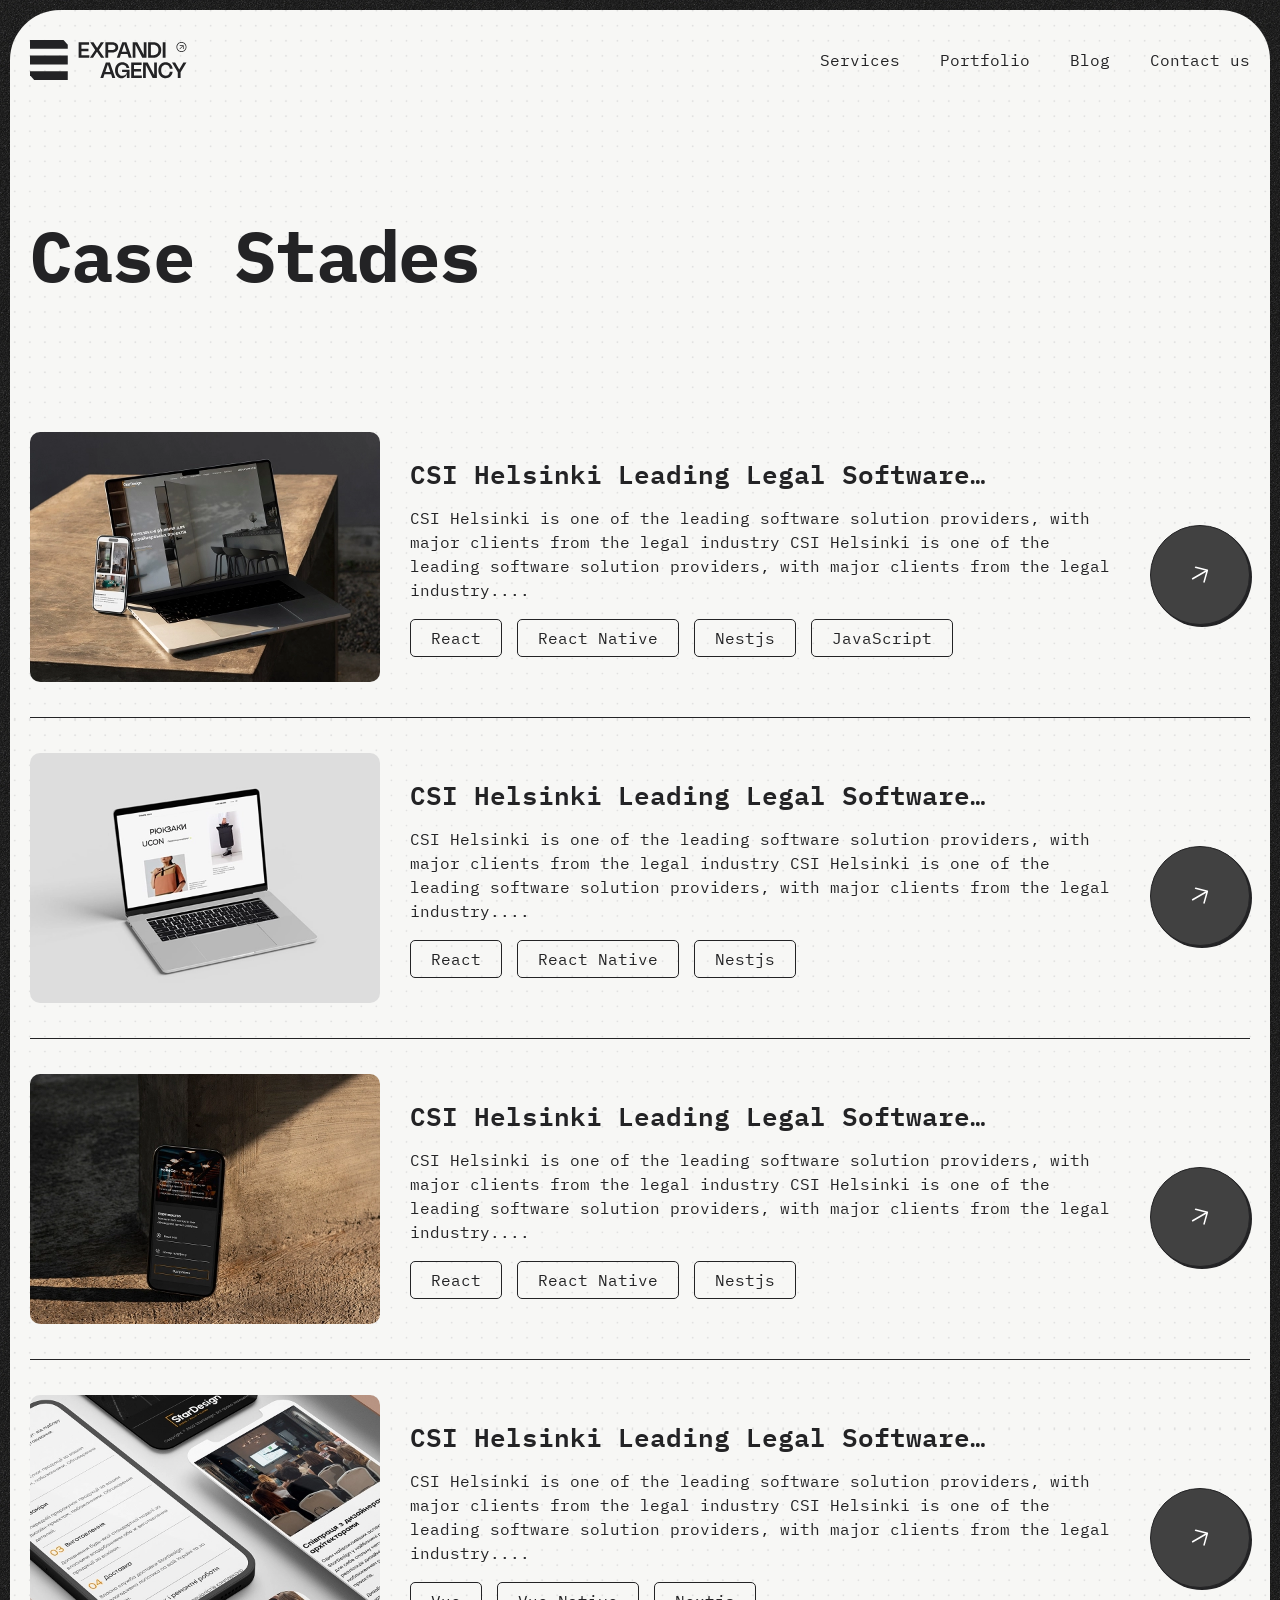
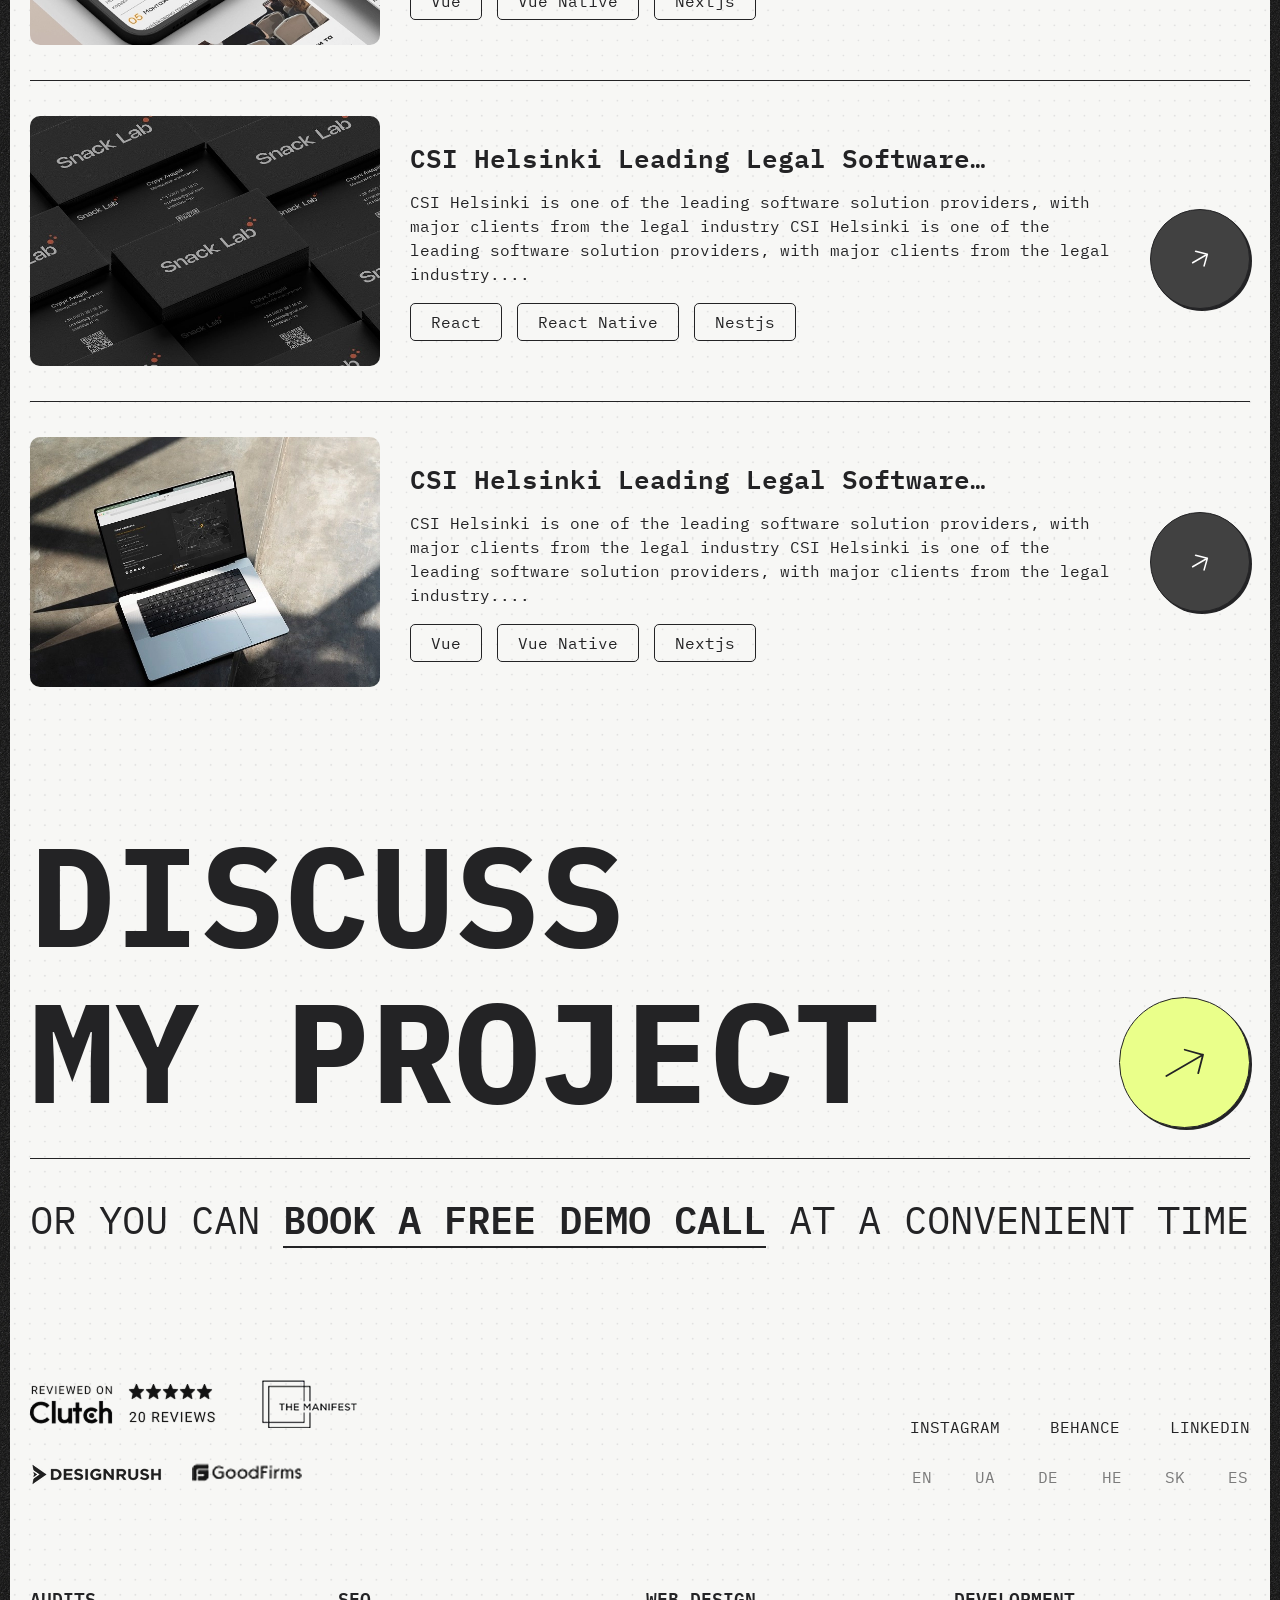
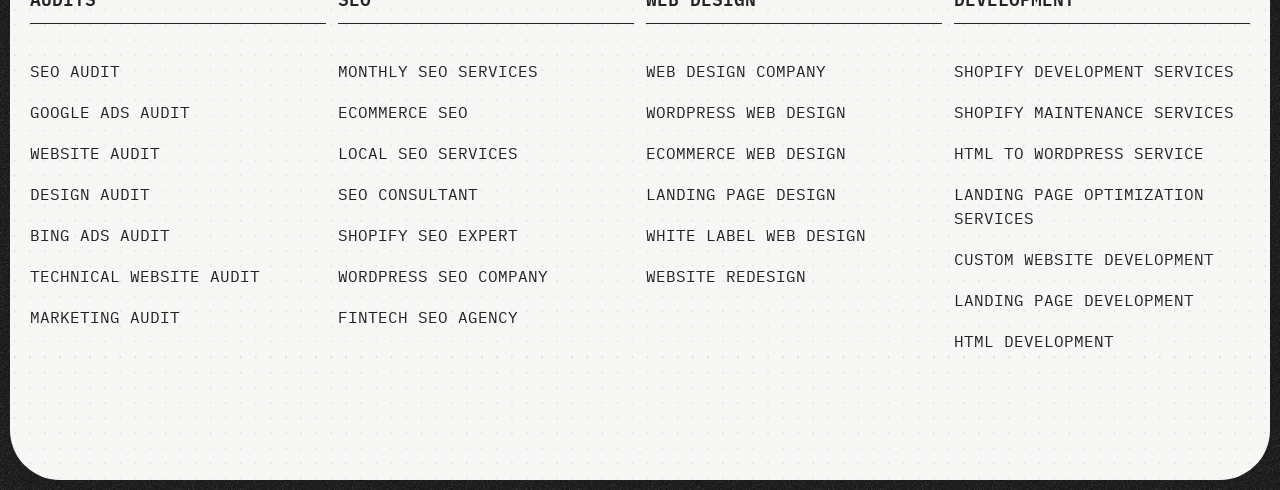
<file: projects.html>
<!doctype html>
<html lang="en" data-fls-darklite="">
	<head>
		<meta charset="UTF-8">
		<meta name="viewport" content="width=device-width, initial-scale=1.0">
		<link rel="preload" href="./assets/fonts/LibreBodoni-Italic.woff2" as="font" type="font/woff2" crossorigin="anonymous">
		<link rel="preload" href="./assets/fonts/IBMPlexMono-SemiBold.woff2" as="font" type="font/woff2" crossorigin="anonymous">
		<link rel="preload" href="./assets/fonts/IBMPlexMono-Regular.woff2" as="font" type="font/woff2" crossorigin="anonymous">
		<link rel="preload" href="./assets/fonts/IBMPlexMono-Bold.woff2" as="font" type="font/woff2" crossorigin="anonymous">
		<link rel="shortcut icon" href="./assets/img/favicon.ico">
		<title>Projects</title>
		<script type="module" crossorigin="" src="./js/app.min.js?v=1762023561944"></script>
		<link rel="stylesheet" crossorigin="" href="./css/app.min.css?v=1762023561944">
	</head>
	<body>
		<div class="wrapper">
			<header class="header">
				<div class="header__container">
					<div class="header__body">
						<a href="index.html" class="header__logo">
							<svg width="157" height="40" viewbox="0 0 157 40" fill="none" xmlns="http://www.w3.org/2000/svg">
								<path d="M59.0837 2.36942V4.85203H51.4436V8.83177H58.4519V11.2388H51.4436V15.1877H59.2863V17.6703H48.6313V2.36942H59.0837Z" fill="currentColor"></path>
								<path d="M68.9069 9.87564L74.3426 17.6703H71.0152L66.9668 11.7161L63.0283 17.6703H59.9036L65.1847 9.89624L60.1989 2.36942H63.4987L67.1523 8.06604L70.8127 2.36942H73.9305L68.9069 9.87564Z" fill="currentColor"></path>
								<path d="M75.3813 2.36942H82.5511C83.1073 2.36942 83.6327 2.42436 84.1272 2.53424C84.6216 2.64412 85.0783 2.80551 85.5007 3.01153C85.923 3.22099 86.3007 3.47166 86.6338 3.7704C86.9703 4.06913 87.2553 4.40221 87.4888 4.77306C87.7258 5.1439 87.9043 5.54909 88.0279 5.98518C88.1515 6.42127 88.2168 6.88483 88.2168 7.37929C88.2168 7.87375 88.155 8.33731 88.0279 8.77683C87.9009 9.21636 87.7189 9.62154 87.4854 9.99239C87.2485 10.3632 86.9635 10.6997 86.6304 11.0019C86.2939 11.3007 85.9162 11.5548 85.4972 11.7642C85.0749 11.9737 84.6182 12.1351 84.1237 12.2449C83.6293 12.3583 83.1073 12.4132 82.5545 12.4132H78.2005V17.6669H75.3882V2.36942H75.3813ZM82.3691 9.97865C82.8361 9.97865 83.2584 9.92028 83.6327 9.8001C84.007 9.67992 84.3263 9.50823 84.5873 9.28503C84.8483 9.06184 85.0508 8.78714 85.1916 8.46779C85.3324 8.14845 85.4045 7.78791 85.4045 7.38616C85.4045 6.98441 85.3359 6.63416 85.1951 6.31482C85.0543 5.99548 84.8586 5.72421 84.5976 5.50445C84.3401 5.28469 84.0241 5.113 83.6533 4.99282C83.2825 4.87264 82.867 4.81426 82.4068 4.81426H78.197V9.98209H82.3691V9.97865Z" fill="currentColor"></path>
								<path d="M86.7966 17.6703L92.2838 2.36942H96.3391L101.754 17.6703H98.7633L97.5546 14.0717H90.9549L89.7291 17.6703H86.7966ZM96.7511 11.6715L94.2754 4.27859L91.7653 11.6715H96.7511Z" fill="currentColor"></path>
								<path d="M116.474 17.6703H112.254L105.397 4.60137V17.6703H102.68V2.36942H107.223L113.761 14.7894V2.36942H116.477V17.6703H116.474Z" fill="currentColor"></path>
								<path d="M118.122 2.36942H123.427C124.204 2.36942 124.938 2.45183 125.625 2.61665C126.312 2.78147 126.947 3.0184 127.524 3.32744C128.101 3.63648 128.619 4.01763 129.079 4.46402C129.536 4.91041 129.924 5.41861 130.244 5.98518C130.559 6.55175 130.803 7.17326 130.975 7.84972C131.143 8.52617 131.229 9.24726 131.229 10.0199C131.229 10.7925 131.143 11.5135 130.975 12.19C130.807 12.8665 130.563 13.488 130.244 14.0545C129.928 14.6211 129.54 15.1293 129.079 15.5757C128.623 16.0221 128.104 16.4032 127.524 16.7123C126.947 17.0213 126.312 17.2582 125.625 17.4231C124.938 17.5879 124.204 17.6703 123.427 17.6703H118.122V2.36942ZM123.393 15.1774C124.183 15.1774 124.887 15.0606 125.505 14.8306C126.126 14.6005 126.652 14.264 127.081 13.821C127.51 13.3815 127.84 12.8424 128.067 12.2037C128.293 11.5651 128.406 10.8371 128.406 10.0199C128.406 9.20262 128.293 8.47466 128.067 7.83598C127.84 7.1973 127.51 6.6582 127.081 6.21867C126.652 5.77915 126.126 5.44264 125.505 5.20915C124.883 4.97565 124.179 4.86233 123.393 4.86233H120.893V15.1774H123.393Z" fill="currentColor"></path>
								<path d="M135.528 17.6703H132.716V2.36942H135.528V17.6703Z" fill="currentColor"></path>
								<path d="M70.355 37.903L75.8422 22.6021H79.8974L85.3125 37.903H82.3217L81.113 34.3044H74.5133L73.2874 37.903H70.355ZM80.3095 31.9076L77.8337 24.5147L75.3236 31.9076H80.3095Z" fill="currentColor"></path>
								<path d="M87.8809 30.2515C87.8809 31.1237 87.9771 31.9031 88.1728 32.5899C88.3685 33.2732 88.6501 33.8535 89.0244 34.324C89.3987 34.7944 89.8588 35.1549 90.4013 35.4022C90.9439 35.6494 91.5654 35.773 92.259 35.773C92.9011 35.773 93.4952 35.6769 94.0446 35.4846C94.5905 35.2923 95.0678 35.0244 95.4764 34.6776C95.8816 34.3308 96.2078 33.9222 96.4516 33.4449C96.6954 32.9676 96.8293 32.4457 96.8568 31.8791H92.0804V29.7193H99.5386V37.9054H96.8843V33.8501C96.692 34.5128 96.4207 35.1137 96.0739 35.6563C95.7271 36.1988 95.3151 36.6555 94.8412 37.0366C94.3673 37.4178 93.8385 37.7097 93.2548 37.9157C92.6711 38.1217 92.0461 38.2247 91.3731 38.2247C90.7584 38.2247 90.1781 38.1354 89.6253 37.9603C89.0759 37.7852 88.5643 37.5311 88.0973 37.2015C87.6303 36.8718 87.2079 36.4701 86.8336 35.9996C86.4559 35.5258 86.1366 34.997 85.8722 34.4064C85.6078 33.8158 85.4052 33.1736 85.2644 32.4766C85.1236 31.7795 85.0515 31.0413 85.0515 30.2584C85.0515 29.4755 85.1305 28.7132 85.2919 28.0127C85.4533 27.3088 85.6833 26.6632 85.9889 26.0726C86.2911 25.482 86.6585 24.9532 87.0912 24.4828C87.5238 24.0123 88.008 23.6175 88.5505 23.2913C89.0931 22.965 89.6837 22.7178 90.3258 22.5461C90.9679 22.3744 91.6478 22.2852 92.3689 22.2852C93.2617 22.2852 94.0961 22.4191 94.8721 22.6835C95.6481 22.9479 96.3418 23.329 96.953 23.8269C97.5642 24.3214 98.0758 24.9223 98.4913 25.6296C98.9068 26.337 99.1952 27.1302 99.3566 28.0093H96.5478C96.4276 27.4839 96.2387 27.0238 95.9881 26.622C95.7374 26.2203 95.4318 25.8837 95.0747 25.6125C94.7176 25.3412 94.3124 25.1318 93.8591 24.991C93.4059 24.8502 92.908 24.7781 92.3757 24.7781C91.6684 24.7781 91.0366 24.9017 90.4803 25.1455C89.9206 25.3893 89.4502 25.7464 89.0656 26.2168C88.681 26.6872 88.3857 27.2607 88.1831 27.9406C87.9805 28.6205 87.8775 29.3931 87.8775 30.2584L87.8809 30.2515Z" fill="currentColor"></path>
								<path d="M111.642 22.6044V25.087H104.002V29.0667H111.011V31.4738H104.002V35.4226H111.845V37.9052H101.19V22.6044H111.642Z" fill="currentColor"></path>
								<path d="M126.876 37.903H122.656L115.799 24.8341V37.903H113.083V22.6021H117.626L124.164 35.0221V22.6021H126.88V37.903H126.876Z" fill="currentColor"></path>
								<path d="M131.186 30.2505C131.186 31.1158 131.289 31.8918 131.491 32.5683C131.694 33.2447 131.989 33.8216 132.374 34.292C132.758 34.7625 133.229 35.1161 133.785 35.3634C134.341 35.6072 134.973 35.7308 135.684 35.7308C136.831 35.7308 137.754 35.4046 138.455 34.759C139.155 34.11 139.622 33.1417 139.856 31.8609H142.658C142.503 32.8533 142.232 33.7426 141.837 34.529C141.442 35.3153 140.944 35.9814 140.343 36.5308C139.743 37.0802 139.049 37.4992 138.263 37.791C137.476 38.0829 136.614 38.2271 135.677 38.2271C134.956 38.2271 134.276 38.1413 133.634 37.9662C132.992 37.7945 132.401 37.5438 131.859 37.221C131.316 36.8948 130.829 36.4999 130.399 36.0295C129.967 35.5591 129.599 35.0303 129.297 34.4397C128.995 33.8491 128.761 33.2035 128.6 32.4996C128.439 31.7957 128.36 31.0471 128.36 30.2539C128.36 29.4607 128.439 28.7087 128.6 28.0082C128.761 27.3043 128.991 26.6588 129.297 26.0681C129.599 25.4775 129.967 24.9487 130.399 24.4783C130.832 24.0079 131.316 23.613 131.859 23.2868C132.401 22.9606 132.992 22.7133 133.634 22.5417C134.276 22.37 134.956 22.2807 135.677 22.2807C136.614 22.2807 137.476 22.4249 138.263 22.7168C139.049 23.0087 139.743 23.4276 140.343 23.977C140.944 24.5264 141.442 25.1925 141.837 25.9789C142.232 26.7652 142.503 27.6545 142.658 28.6469H139.856C139.619 27.3627 139.152 26.3978 138.455 25.7488C137.754 25.0998 136.831 24.777 135.684 24.777C134.973 24.777 134.341 24.9007 133.785 25.1445C133.229 25.3883 132.758 25.7454 132.374 26.2158C131.989 26.6862 131.694 27.2597 131.491 27.9395C131.289 28.6194 131.186 29.392 131.186 30.2573V30.2505Z" fill="currentColor"></path>
								<path d="M156.458 22.6044L150.597 32.2189V37.9052H147.785V32.2292L141.971 22.6044H145.137L149.223 29.5783L153.364 22.6044H156.462H156.458Z" fill="currentColor"></path>
								<path d="M151.463 1.99442C148.706 1.99442 146.464 4.23667 146.464 6.99399C146.464 9.75131 148.706 11.9936 151.463 11.9936C154.221 11.9936 156.463 9.75131 156.463 6.99399C156.463 4.23667 154.217 1.99442 151.463 1.99442ZM151.463 11.2999C149.087 11.2999 147.157 9.36672 147.157 6.99399C147.157 4.62125 149.087 2.68804 151.463 2.68804C153.84 2.68804 155.769 4.61782 155.769 6.99399C155.769 9.37016 153.836 11.2999 151.463 11.2999Z" fill="currentColor"></path>
								<path d="M153.661 5.18192V9.06895H152.967V6.3597L149.966 9.31618L149.482 8.82515L152.469 5.87554H149.722V5.18192H153.661Z" fill="currentColor"></path>
								<path d="M37.7646 4.81415V8.75955H-0.00341797V0H33.5274L37.7646 4.81415Z" fill="currentColor"></path>
								<path d="M37.7646 15.6205H-0.00341797V24.3801H37.7646V15.6205Z" fill="currentColor"></path>
								<path d="M37.7646 31.2411V40.0006H4.23386L-0.00341797 35.1418V31.2411H37.7646Z" fill="currentColor"></path>
							</svg>
						</a>
						<div class="header__menu menu">
							<button type="button" data-fls-menu="" class="menu__icon icon-menu">
								<span class="icon-menu__text">Menu</span>
								<span class="icon-menu__close">Close</span>
							</button>
							<nav class="menu__body">
								<ul class="menu__list">
									<li class="menu__item">
										<a href="#" class="menu__link link-decor" data-hover-toggle="">Services</a>
										<div class="submenu" data-submenu="">
											<div class="submenu__head">
												<button type="button" class="submenu__close" data-close-parent="">
													<span class="submenu__close-icon">
														<svg width="12" height="10" viewbox="0 0 12 10" fill="none" xmlns="http://www.w3.org/2000/svg">
															<path d="M11.5 4.99996L0.500001 4.99996M0.500001 4.99996L3.97369 8.66663M0.500001 4.99996L3.97369 1.33329" stroke="currentColor" stroke-linecap="round" stroke-linejoin="round"></path>
														</svg>
													</span>
													<span class="submenu__close-text">Back</span>
												</button>
											</div>
											<ul class="submenu__list">
												<li class="submenu__item">
													<a href="#" class="submenu__link">Marketing Audit</a>
												</li>
												<li class="submenu__item">
													<a href="#" class="submenu__link">SEO</a>
												</li>
												<li class="submenu__item">
													<a href="#" class="submenu__link">Web Design</a>
												</li>
												<li class="submenu__item">
													<a href="#" class="submenu__link">Web Development</a>
												</li>
												<li class="submenu__item">
													<a href="#" class="submenu__link">PPC</a>
												</li>
											</ul>
										</div>
									</li>
									<li class="menu__item">
										<a href="#" class="menu__link link-decor">Portfolio</a>
									</li>
									<li class="menu__item">
										<a href="#" class="menu__link link-decor">Blog</a>
									</li>
									<li class="menu__item">
										<a href="#" class="menu__link link-decor">Contact us</a>
									</li>
								</ul>
								<div class="menu__bottom">
									<a href="mailto:expanid@gmail.com" class="menu__contact">expanid@gmail.com</a>
									<div class="menu__socials">
										<a href="#" class="menu__social">Instagram</a>
										<a href="#" class="menu__social">Linkendin</a>
									</div>
								</div>
							</nav>
						</div>
					</div>
				</div>
			</header>
			<main class="page page--projects">
				<section class="projects">
					<div class="projects__container">
						<div class="projects__head">
							<h1 class="projects__title title title--h1">Case Stades</h1>
						</div>
						<div class="projects__items">
							<div class="projects-card" data-fls-watcher="" data-fls-watcher-threshold="0.6">
								<div class="projects-card__img">
									<img alt="Image" loading="lazy" src="./assets/img/projects/image-1.webp">
									<div class="projects-card__arrow">
										<svg width="20" height="19" viewbox="0 0 20 19" fill="none" xmlns="http://www.w3.org/2000/svg">
											<path d="M1.50049 9.50049L18.5005 9.50049M18.5005 9.50049L9.77884 1.00049M18.5005 9.50049L9.77884 18.0005" stroke="currentColor" stroke-width="1.5" stroke-linecap="round" stroke-linejoin="round"></path>
										</svg>
									</div>
								</div>
								<div class="projects-card__body">
									<a href="#" class="projects-card__title title title--h6">CSI Helsinki Leading Legal Software Solutions</a>
									<div class="projects-card__text">
										CSI Helsinki is one of the leading software solution providers, with major clients from the
                        legal industry CSI Helsinki is one of the leading software solution providers, with major
                        clients from the legal industry....
									</div>
									<div class="projects-card__tags">
										<div class="projects-card__tag">React</div>
										<div class="projects-card__tag">React Native</div>
										<div class="projects-card__tag">Nestjs</div>
										<div class="projects-card__tag">JavaScript</div>
									</div>
								</div>
							</div>
							<div class="projects-card" data-fls-watcher="" data-fls-watcher-threshold="0.6">
								<div class="projects-card__img">
									<img alt="Image" loading="lazy" src="./assets/img/projects/image-2.webp">
									<div class="projects-card__arrow">
										<svg width="20" height="19" viewbox="0 0 20 19" fill="none" xmlns="http://www.w3.org/2000/svg">
											<path d="M1.50049 9.50049L18.5005 9.50049M18.5005 9.50049L9.77884 1.00049M18.5005 9.50049L9.77884 18.0005" stroke="currentColor" stroke-width="1.5" stroke-linecap="round" stroke-linejoin="round"></path>
										</svg>
									</div>
								</div>
								<div class="projects-card__body">
									<a href="#" class="projects-card__title title title--h6">CSI Helsinki Leading Legal Software Solutions</a>
									<div class="projects-card__text">
										CSI Helsinki is one of the leading software solution providers, with major clients from the
                        legal industry CSI Helsinki is one of the leading software solution providers, with major
                        clients from the legal industry....
									</div>
									<div class="projects-card__tags">
										<div class="projects-card__tag">React</div>
										<div class="projects-card__tag">React Native</div>
										<div class="projects-card__tag">Nestjs</div>
									</div>
								</div>
							</div>
							<div class="projects-card" data-fls-watcher="" data-fls-watcher-threshold="0.6">
								<div class="projects-card__img">
									<img alt="Image" loading="lazy" src="./assets/img/projects/image-3.webp">
									<div class="projects-card__arrow">
										<svg width="20" height="19" viewbox="0 0 20 19" fill="none" xmlns="http://www.w3.org/2000/svg">
											<path d="M1.50049 9.50049L18.5005 9.50049M18.5005 9.50049L9.77884 1.00049M18.5005 9.50049L9.77884 18.0005" stroke="currentColor" stroke-width="1.5" stroke-linecap="round" stroke-linejoin="round"></path>
										</svg>
									</div>
								</div>
								<div class="projects-card__body">
									<a href="#" class="projects-card__title title title--h6">CSI Helsinki Leading Legal Software Solutions</a>
									<div class="projects-card__text">
										CSI Helsinki is one of the leading software solution providers, with major clients from the
                        legal industry CSI Helsinki is one of the leading software solution providers, with major
                        clients from the legal industry....
									</div>
									<div class="projects-card__tags">
										<div class="projects-card__tag">React</div>
										<div class="projects-card__tag">React Native</div>
										<div class="projects-card__tag">Nestjs</div>
									</div>
								</div>
							</div>
							<div class="projects-card" data-fls-watcher="" data-fls-watcher-threshold="0.6">
								<div class="projects-card__img">
									<img alt="Image" loading="lazy" src="./assets/img/projects/image-4.webp">
									<div class="projects-card__arrow">
										<svg width="20" height="19" viewbox="0 0 20 19" fill="none" xmlns="http://www.w3.org/2000/svg">
											<path d="M1.50049 9.50049L18.5005 9.50049M18.5005 9.50049L9.77884 1.00049M18.5005 9.50049L9.77884 18.0005" stroke="currentColor" stroke-width="1.5" stroke-linecap="round" stroke-linejoin="round"></path>
										</svg>
									</div>
								</div>
								<div class="projects-card__body">
									<a href="#" class="projects-card__title title title--h6">CSI Helsinki Leading Legal Software Solutions</a>
									<div class="projects-card__text">
										CSI Helsinki is one of the leading software solution providers, with major clients from the
                        legal industry CSI Helsinki is one of the leading software solution providers, with major
                        clients from the legal industry....
									</div>
									<div class="projects-card__tags">
										<div class="projects-card__tag">Vue</div>
										<div class="projects-card__tag">Vue Native</div>
										<div class="projects-card__tag">Nextjs</div>
									</div>
								</div>
							</div>
							<div class="projects-card" data-fls-watcher="" data-fls-watcher-threshold="0.6">
								<div class="projects-card__img">
									<img alt="Image" loading="lazy" src="./assets/img/blog/Image-2.webp">
									<div class="projects-card__arrow">
										<svg width="20" height="19" viewbox="0 0 20 19" fill="none" xmlns="http://www.w3.org/2000/svg">
											<path d="M1.50049 9.50049L18.5005 9.50049M18.5005 9.50049L9.77884 1.00049M18.5005 9.50049L9.77884 18.0005" stroke="currentColor" stroke-width="1.5" stroke-linecap="round" stroke-linejoin="round"></path>
										</svg>
									</div>
								</div>
								<div class="projects-card__body">
									<a href="#" class="projects-card__title title title--h6">CSI Helsinki Leading Legal Software Solutions</a>
									<div class="projects-card__text">
										CSI Helsinki is one of the leading software solution providers, with major clients from the
                        legal industry CSI Helsinki is one of the leading software solution providers, with major
                        clients from the legal industry....
									</div>
									<div class="projects-card__tags">
										<div class="projects-card__tag">React</div>
										<div class="projects-card__tag">React Native</div>
										<div class="projects-card__tag">Nestjs</div>
									</div>
								</div>
							</div>
							<div class="projects-card" data-fls-watcher="" data-fls-watcher-threshold="0.6">
								<div class="projects-card__img">
									<img alt="Image" loading="lazy" src="./assets/img/blog/Image-1.webp">
									<div class="projects-card__arrow">
										<svg width="20" height="19" viewbox="0 0 20 19" fill="none" xmlns="http://www.w3.org/2000/svg">
											<path d="M1.50049 9.50049L18.5005 9.50049M18.5005 9.50049L9.77884 1.00049M18.5005 9.50049L9.77884 18.0005" stroke="currentColor" stroke-width="1.5" stroke-linecap="round" stroke-linejoin="round"></path>
										</svg>
									</div>
								</div>
								<div class="projects-card__body">
									<a href="#" class="projects-card__title title title--h6">CSI Helsinki Leading Legal Software Solutions</a>
									<div class="projects-card__text">
										CSI Helsinki is one of the leading software solution providers, with major clients from the
                        legal industry CSI Helsinki is one of the leading software solution providers, with major
                        clients from the legal industry....
									</div>
									<div class="projects-card__tags">
										<div class="projects-card__tag">Vue</div>
										<div class="projects-card__tag">Vue Native</div>
										<div class="projects-card__tag">Nextjs</div>
									</div>
								</div>
							</div>
						</div>
					</div>
				</section>
				<section class="discuss">
					<div class="discuss__container">
						<a href="#" class="discuss__biglink">
							<span>
								Discuss
								<br>
								my project
							</span>
							<span class="discuss__biglink-arrow">
								<svg width="44" height="32" viewbox="0 0 44 32" fill="none" xmlns="http://www.w3.org/2000/svg">
									<path d="M1.50073 31.0096L42.2039 7.50962M42.2039 7.50962L36.8503 27.9211M42.2039 7.50962L21.8503 1.94029" stroke="currentColor" stroke-width="2" stroke-linecap="round" stroke-linejoin="round"></path>
								</svg>
							</span>
						</a>
						<div class="discuss__text">
							Or you can
							<a href="#" class="discuss__link">Book a Free Demo Сall</a>
							at a convenient time
						</div>
					</div>
				</section>
			</main>
			<footer class="footer fixed-block-hide">
				<div class="footer__container">
					<div class="footer__head">
						<div class="footer__media">
							<div class="footer__media-icon img-darklite">
								<img class="img-darklite__dark" alt="Image" loading="lazy" src="./assets/img/footer/clutch-dark.webp">
								<img class="img-darklite__light" alt="Image" loading="lazy" src="./assets/img/footer/clutch-light.webp">
							</div>
							<div class="footer__media-icon img-darklite">
								<img class="img-darklite__dark" alt="Image" loading="lazy" src="./assets/img/footer/manifest-dark.webp">
								<img class="img-darklite__light" alt="Image" loading="lazy" src="./assets/img/footer/manifest-light.webp">
							</div>
							<div class="footer__media-icon img-darklite">
								<img class="img-darklite__dark" alt="Image" loading="lazy" src="./assets/img/footer/designrush-dark.webp">
								<img class="img-darklite__light" alt="Image" loading="lazy" src="./assets/img/footer/designrush-light.webp">
							</div>
							<div class="footer__media-icon img-darklite">
								<img class="img-darklite__dark" alt="Image" loading="lazy" src="./assets/img/footer/goodfirms-dark.webp">
								<img class="img-darklite__light" alt="Image" loading="lazy" src="./assets/img/footer/goodfirms-light.webp">
							</div>
						</div>
						<div class="footer__actions">
							<div class="footer__socials">
								<a href="#" class="footer__social link-decor">Instagram</a>
								<a href="#" class="footer__social link-decor">Behance</a>
								<a href="#" class="footer__social link-decor">Linkedin</a>
							</div>
							<div class="footer__langs">
								<a href="#" class="footer__lang">En</a>
								<a href="#" class="footer__lang">Ua</a>
								<a href="#" class="footer__lang">DE</a>
								<a href="#" class="footer__lang">He</a>
								<a href="#" class="footer__lang">Sk</a>
								<a href="#" class="footer__lang">Es</a>
							</div>
						</div>
					</div>
					<nav class="footer__menu">
						<div class="footer__menu-col">
							<div class="footer__menu-title">AUDITS</div>
							<ul class="footer__menu-list">
								<li class="footer__menu-item">
									<a href="#" class="footer__menu-link link-decor">SEO AUDIT</a>
								</li>
								<li class="footer__menu-item">
									<a href="#" class="footer__menu-link link-decor">GOOGLE ADS AUDIT</a>
								</li>
								<li class="footer__menu-item">
									<a href="#" class="footer__menu-link link-decor">WEBSITE AUDIT</a>
								</li>
								<li class="footer__menu-item">
									<a href="#" class="footer__menu-link link-decor">DESIGN AUDIT</a>
								</li>
								<li class="footer__menu-item">
									<a href="#" class="footer__menu-link link-decor">BING ADS AUDIT</a>
								</li>
								<li class="footer__menu-item">
									<a href="#" class="footer__menu-link link-decor">TECHNICAL WEBSITE AUDIT</a>
								</li>
								<li class="footer__menu-item">
									<a href="#" class="footer__menu-link link-decor">MARKETING AUDIT</a>
								</li>
							</ul>
						</div>
						<div class="footer__menu-col">
							<div class="footer__menu-title">SEO</div>
							<ul class="footer__menu-list">
								<li class="footer__menu-item">
									<a href="#" class="footer__menu-link link-decor">MONTHLY SEO SERVICES</a>
								</li>
								<li class="footer__menu-item">
									<a href="#" class="footer__menu-link link-decor">ECOMMERCE SEO</a>
								</li>
								<li class="footer__menu-item">
									<a href="#" class="footer__menu-link link-decor">LOCAL SEO SERVICES</a>
								</li>
								<li class="footer__menu-item">
									<a href="#" class="footer__menu-link link-decor">SEO CONSULTANT</a>
								</li>
								<li class="footer__menu-item">
									<a href="#" class="footer__menu-link link-decor">SHOPIFY SEO EXPERT</a>
								</li>
								<li class="footer__menu-item">
									<a href="#" class="footer__menu-link link-decor">WORDPRESS SEO COMPANY</a>
								</li>
								<li class="footer__menu-item">
									<a href="#" class="footer__menu-link link-decor">FINTECH SEO AGENCY</a>
								</li>
							</ul>
						</div>
						<div class="footer__menu-col">
							<div class="footer__menu-title">WEB DESIGN</div>
							<ul class="footer__menu-list">
								<li class="footer__menu-item">
									<a href="#" class="footer__menu-link link-decor">WEB DESIGN COMPANY</a>
								</li>
								<li class="footer__menu-item">
									<a href="#" class="footer__menu-link link-decor">WORDPRESS WEB DESIGN</a>
								</li>
								<li class="footer__menu-item">
									<a href="#" class="footer__menu-link link-decor">ECOMMERCE WEB DESIGN</a>
								</li>
								<li class="footer__menu-item">
									<a href="#" class="footer__menu-link link-decor">LANDING PAGE DESIGN</a>
								</li>
								<li class="footer__menu-item">
									<a href="#" class="footer__menu-link link-decor">WHITE LABEL WEB DESIGN</a>
								</li>
								<li class="footer__menu-item">
									<a href="#" class="footer__menu-link link-decor">WEBSITE REDESIGN</a>
								</li>
							</ul>
						</div>
						<div class="footer__menu-col">
							<div class="footer__menu-title">DEVELOPMENT</div>
							<ul class="footer__menu-list">
								<li class="footer__menu-item">
									<a href="#" class="footer__menu-link link-decor">SHOPIFY DEVELOPMENT SERVICES</a>
								</li>
								<li class="footer__menu-item">
									<a href="#" class="footer__menu-link link-decor">SHOPIFY MAINTENANCE SERVICES</a>
								</li>
								<li class="footer__menu-item">
									<a href="#" class="footer__menu-link link-decor">HTML TO WORDPRESS SERVICE</a>
								</li>
								<li class="footer__menu-item">
									<a href="#" class="footer__menu-link link-decor">LANDING PAGE OPTIMIZATION SERVICES</a>
								</li>
								<li class="footer__menu-item">
									<a href="#" class="footer__menu-link link-decor">CUSTOM WEBSITE DEVELOPMENT</a>
								</li>
								<li class="footer__menu-item">
									<a href="#" class="footer__menu-link link-decor">LANDING PAGE DEVELOPMENT</a>
								</li>
								<li class="footer__menu-item">
									<a href="#" class="footer__menu-link link-decor">HTML DEVELOPMENT</a>
								</li>
							</ul>
						</div>
					</nav>
				</div>
			</footer>
		</div>
		<div class="fixed-block">
			<div class="fixed-block__body">
				<a href="#" class="fixed-block__link">
					<span>Contact us</span>
				</a>
				<button type="button" class="fixed-block__theme" data-fls-darklite-set="">
					<svg class="fixed-block__theme-dark" width="28" height="29" viewbox="0 0 28 29" fill="none" xmlns="http://www.w3.org/2000/svg">
						<path d="M14.5331 24.4995C18.3592 24.5397 21.8543 22.335 23.466 18.8647C22.4517 19.3073 21.3531 19.524 20.2468 19.5C15.9099 19.4951 12.3953 15.9805 12.3904 11.6436C12.4338 8.71001 14.0525 6.02665 16.6271 4.61967C15.9327 4.53127 15.233 4.49169 14.5331 4.50145C9.01063 4.50145 4.53406 8.97819 4.53406 14.5005C4.53406 20.0229 9.01063 24.4995 14.5331 24.4995Z" fill="currentColor"></path>
					</svg>
					<svg class="fixed-block__theme-light" width="28" height="29" viewbox="0 0 28 29" fill="none" xmlns="http://www.w3.org/2000/svg">
						<path d="M14 2.5C14.6025 2.5 15.0909 2.98844 15.0909 3.59089V5.77272C15.0909 6.37522 14.6025 6.86361 14 6.86361C13.3975 6.86361 12.9091 6.37517 12.9091 5.77272V3.59089C12.9091 2.98844 13.3975 2.5 14 2.5Z" fill="currentColor"></path>
						<path d="M13.9999 8.44794C10.6575 8.44794 7.94794 11.1575 7.94794 14.4999C7.94794 17.8422 10.6575 20.5518 13.9999 20.5518C17.3423 20.5518 20.0518 17.8422 20.0518 14.4999C20.0518 11.1575 17.3423 8.44794 13.9999 8.44794Z" fill="currentColor"></path>
						<path d="M7.0831 6.0395C6.65707 5.61346 5.96634 5.61346 5.54035 6.0395C5.11432 6.46553 5.11432 7.15626 5.54035 7.58229L7.09879 9.14073C7.52482 9.56677 8.21556 9.56677 8.64155 9.14073C9.06758 8.7147 9.06758 8.02397 8.64155 7.59794L7.0831 6.0395Z" fill="currentColor"></path>
						<path d="M2 14.5001C2 13.8976 2.48844 13.4092 3.09089 13.4092H5.27272C5.87522 13.4092 6.36361 13.8976 6.36361 14.5001C6.36361 15.1026 5.87522 15.591 5.27272 15.591H3.09089C2.48844 15.5911 2 15.1027 2 14.5001Z" fill="currentColor"></path>
						<path d="M8.64155 21.4013C9.06758 20.9753 9.06758 20.2847 8.64155 19.8586C8.21551 19.4326 7.52478 19.4326 7.09879 19.8586L5.54035 21.417C5.11432 21.843 5.11432 22.5338 5.54035 22.9598C5.96638 23.3858 6.65707 23.3858 7.0831 22.9598L8.64155 21.4013Z" fill="currentColor"></path>
						<path d="M14.0001 22.137C14.6026 22.137 15.091 22.6254 15.091 23.2279V25.4097C15.091 26.0122 14.6026 26.5006 14.0001 26.5006C13.3976 26.5006 12.9092 26.0122 12.9092 25.4097V23.2279C12.9092 22.6254 13.3976 22.137 14.0001 22.137Z" fill="currentColor"></path>
						<path d="M20.9014 19.8586C20.4753 19.4326 19.7846 19.4326 19.3587 19.8586C18.9325 20.2847 18.9325 20.9753 19.3587 21.4013L20.917 22.9598C21.3431 23.3858 22.0338 23.3858 22.4598 22.9598C22.8859 22.5338 22.8859 21.843 22.4598 21.417L20.9014 19.8586Z" fill="currentColor"></path>
						<path d="M21.6361 14.5001C21.6361 13.8976 22.1245 13.4092 22.727 13.4092H24.9088C25.5113 13.4092 25.9997 13.8976 25.9997 14.5001C25.9997 15.1026 25.5113 15.591 24.9088 15.591H22.727C22.1245 15.5911 21.6361 15.1027 21.6361 14.5001Z" fill="currentColor"></path>
						<path d="M22.4598 7.58229C22.8859 7.15626 22.8859 6.46553 22.4598 6.0395C22.0338 5.61346 21.3431 5.61346 20.917 6.0395L19.3587 7.59794C18.9325 8.02397 18.9325 8.7147 19.3587 9.14073C19.7846 9.56677 20.4753 9.56677 20.9014 9.14073L22.4598 7.58229Z" fill="currentColor"></path>
					</svg>
					<span class="fixed-block__theme-dark">Dark mode</span>
					<span class="fixed-block__theme-light">Light mode</span>
				</button>
			</div>
		</div>
	</body>
</html>
</file>
<file: css/app.min.css>
*{border:0;margin:0;padding:0}*,:after,:before{box-sizing:border-box}:after,:before{display:inline-block}body,html{height:100%;scroll-behavior:smooth}body{line-height:1;scrollbar-gutter:stable;-ms-text-size-adjust:100%;-moz-text-size-adjust:100%;-webkit-text-size-adjust:100%;-webkit-font-smoothing:antialiased;-moz-osx-font-smoothing:grayscale}button,input,textarea{background-color:transparent;color:inherit;font-family:inherit;font-size:inherit;line-height:inherit}input,textarea{outline:none;width:100%}label{display:inline-block}button,option,select{cursor:pointer}a{color:inherit;display:inline-block;text-decoration:none}ul li{list-style:none}img{height:auto;max-width:100%;vertical-align:middle}h1,h2,h3,h4,h5,h6{font-size:inherit;font-weight:inherit}*{-webkit-tap-highlight-color:transparent;-webkit-touch-callout:none}@font-face{font-display:swap;font-family:LibreBodoni;font-style:italic;font-weight:400;src:url(../assets/fonts/LibreBodoni-Italic.woff2) format("woff2")}@font-face{font-display:swap;font-family:IBMPlexMono;font-style:normal;font-weight:600;src:url(../assets/fonts/IBMPlexMono-SemiBold.woff2) format("woff2")}@font-face{font-display:swap;font-family:IBMPlexMono;font-style:normal;font-weight:400;src:url(../assets/fonts/IBMPlexMono-Regular.woff2) format("woff2")}@font-face{font-display:swap;font-family:IBMPlexMono;font-style:normal;font-weight:700;src:url(../assets/fonts/IBMPlexMono-Bold.woff2) format("woff2")}:root{--font-family:IBMPlexMono,sans-serif;--second-family:LibreBodoni;--color-cursor:190,150,250;--cursor-outline-shade:0.4;--cursor-size:10px;--cursor-outline-size:10px;--text-color:#232325;--site-bg:#f7f7f5;--dark-bg:#232325;--accent-purple-100:rgba(190,155,250,.2);--white-color:#fff;--black-color:#232325;--text-gray-color:#7c7c7c;--text-green-color:#8d9c4a;--accent-green-20:rgba(234,255,138,.2);--accent-green:#eaff8a;--border-color:#d9d9d9;--unnamed-color:#0a0a0a;--accent-purple:#be9bfa;--dark-accent-purple:#4a3c61;--ultra-black:#000;--white-bg:#fefefe;--bottom-gray:#414141;--gray-color:#3f3e3e;--gray-light-color:#919191;--black-light-color:#7b7b7b;--gray-lite-color:#afafaf}[data-fls-darklite-dark]{--text-color:#fff;--site-bg:#2a2a2a;--dark-bg:#141414;--accent-purple-100:rgba(190,155,250,.1);--color-cursor:234,255,138}body,body *,html,html *{cursor:none}html{display:grid}body{background-image:url(../assets/img/body-bg.webp);background-position:0 0;background-repeat:repeat-y;background-size:100% auto;color:var(--text-color);font-family:var(--font-family);font-size:16px;min-width:320px;padding:30px 40px}[data-fls-scrolllock] body{overflow:hidden;overscroll-behavior:none;touch-action:none}.wrapper{background-color:var(--site-bg);background-image:url(../assets/img/dot-dark-bg.webp);background-position:0 0;background-repeat:repeat-y;background-size:100% auto;border-radius:50px;display:flex;flex-direction:column;min-height:100%;overflow:clip}[data-fls-darklite-dark] .wrapper{background-image:url(../assets/img/dot-light-bg.webp)}.wrapper>main{flex:1 1 auto}.wrapper>*{min-width:0}[class*=__container]{margin:0 auto;max-width:1440px;padding-left:20px;padding-right:20px}.cursor-dot,.cursor-dot-outline{border-radius:50%;left:50%;opacity:0;pointer-events:none;position:fixed;top:50%;transform:translate(-50%,-50%);transition:opacity .15s ease-in-out,transform .15s ease-in-out;z-index:999}.cursor-dot{background-color:rgba(var(--color-cursor),1);height:var(--cursor-size);width:var(--cursor-size)}.cursor-dot-outline{background-color:rgba(var(--color-cursor),var(--cursor-outline-shade));height:var(--cursor-outline-size);width:var(--cursor-outline-size)}.link-decor{max-width:fit-content;overflow:hidden;padding:5px 0;position:relative}.link-decor:after{background-image:linear-gradient(to right,var(--text-color) 50%,transparent 50%);background-position:0 0;background-repeat:repeat-x;background-size:19.7px 1px;bottom:0;content:"";height:1px;left:-6px;position:absolute;right:-6px;transform:scaleX(0);transform-origin:right;transition:transform .6s}.title{font-weight:600;line-height:1.3}.title--h1{font-weight:700;letter-spacing:-.03em}.title--h4{font-size:34px}.title--h5{font-size:28px}.title--h6{font-size:26px}.button{align-items:center;background-color:var(--accent-green);border:1px solid var(--black-color);border-radius:10px;box-shadow:2px 2px 0 0 var(--text-color);color:var(--black-color);display:flex;font-size:18px;gap:16px;justify-content:center;line-height:1.33;max-width:fit-content;min-height:58px;padding:10px 25px;transition:box-shadow .3s ease,transform .3s ease;width:100%}.button--accent{background-color:var(--bottom-gray);color:var(--white-color)}[data-fls-darklite-dark] .button--accent{background-color:var(--white-color);color:var(--ultra-black)}.button--small{min-height:46px}.button--light-shadow{box-shadow:2px 2px 0 0 var(--white-color)}.img-darklite__dark{display:block}.img-darklite__light,[data-fls-darklite-dark] .img-darklite__dark{display:none}[data-fls-darklite-dark] .img-darklite__light{display:block}@keyframes titleAccentAnim{0%{width:1%}70%{width:105%}to{width:100%}}.title-accent{padding:2px 10px;position:relative;white-space:nowrap;z-index:2}.--watcher-view .title-accent .title-accent__decor{animation:titleAccentAnim 1.5s ease .3s forwards}.title-accent--italic{font-family:var(--second-family);font-weight:400}.title-accent--green{color:var(--accent-green)}.title-accent__decor{background-color:var(--accent-purple-100);height:100%;left:0;position:absolute;top:0;width:1%;will-change:width;z-index:-1}.title-accent__decor:after,.title-accent__decor:before{background-image:url("data:image/svg+xml;charset=utf-8,%3Csvg xmlns='http://www.w3.org/2000/svg' width='10' height='99' fill='none' viewBox='0 0 10 99'%3E%3Cpath fill='%23be9bfa' d='M2 0h6v6H2z'/%3E%3Cpath stroke='%23be9bfa' d='M5 4.75v89.5'/%3E%3Cpath fill='%23be9bfa' d='M2 93h6v6H2z'/%3E%3C/svg%3E");background-position:50%;background-repeat:no-repeat;background-size:auto 100%;bottom:-3%;content:"";min-width:1.904%;position:absolute;top:-3%;width:1.904%}.title-accent__decor:before{left:-.8%}.title-accent__decor:after{right:-.8%}.title-accent__decor--green{background-color:var(--accent-green-20)}.title-accent__decor--green:after,.title-accent__decor--green:before{background-image:url("data:image/svg+xml;charset=utf-8,%3Csvg xmlns='http://www.w3.org/2000/svg' width='10' height='99' fill='none' viewBox='0 0 10 99'%3E%3Cpath fill='%23eaff8a' d='M2 0h6v6H2z'/%3E%3Cpath stroke='%23eaff8a' d='M5 4.75v89.5'/%3E%3Cpath fill='%23eaff8a' d='M2 93h6v6H2z'/%3E%3C/svg%3E")}.tag-item{align-items:center;background-color:var(--accent-purple);border:1px solid var(--dark-accent-purple);border-radius:5px;color:var(--black-color);display:flex;font-size:16px;font-weight:400;justify-content:center;line-height:1.5;min-height:38px;opacity:0;padding:6px 20px;pointer-events:none;position:absolute;visibility:hidden}.tag-item--img{height:72px;padding:0;width:72px}[data-scroll-text]{position:relative}[data-scroll-text] [data-scroll-text-mask]{height:100%;left:0;pointer-events:none;position:absolute;top:0;width:100%}.swiper-button-next,.swiper-button-prev{border:1px solid var(--text-color);border-radius:50%;color:var(--text-color);flex-shrink:0;height:44px;transition:background .3s ease,color .3s ease;width:44px}.swiper-pagination{align-items:center;display:flex;gap:10px 20px;justify-content:center}.swiper-pagination .swiper-pagination-bullet{border:1px solid var(--text-color);border-radius:12px;height:12px;transition:background .3s ease,width .3s ease;width:12px}.swiper-pagination .swiper-pagination-bullet.swiper-pagination-bullet-active{background-color:var(--text-color);width:34px}.reviews-card{border:1px solid var(--text-color);border-radius:20px;display:flex;flex-direction:column;padding:55px 30px}.reviews-card>:not(:last-child){margin-bottom:20px}.reviews-card__text{display:flex;flex:1 1 auto;flex-direction:column;gap:12px;line-height:1.5}.reviews-card__text:not(:last-child){margin-bottom:40px}.reviews-card__author{align-items:center;display:flex;gap:15px}.reviews-card__author:not(:last-child){margin-bottom:15px}.reviews-card__author-img{align-self:flex-start;aspect-ratio:1/1;border:1px solid var(--border-color);border-radius:50%;display:grid;overflow:hidden;width:82px}.reviews-card__author-img img{height:100%;object-fit:cover;width:100%}.reviews-card__author-body{display:flex;flex-direction:column;gap:5px;line-height:1.5}.reviews-card__author-name{font-size:20px;font-weight:600}.reviews-card__rating{align-items:center;display:flex;flex-wrap:wrap;gap:12px}.reviews-card__stars{align-items:center;display:flex;gap:7px}.reviews-card__stars img{object-fit:cover;width:18px}.reviews-card__rating-img{max-width:67px}.reviews-card__rating-img img{object-fit:cover;width:100%}.projects-card{display:flex;gap:50px;padding-right:130px;position:relative}.projects-card:not(:last-child){border-bottom:1px solid var(--text-color);padding-bottom:35px}.projects-card__img{align-self:center;border-radius:10px;display:grid;max-height:250px;max-width:350px;min-height:250px;overflow:hidden;transition:max-width .6s ease;width:100%}.projects-card__img img{height:100%;object-fit:cover;width:100%}.projects-card__arrow{aspect-ratio:1/1;background-color:var(--bottom-gray);border:1.25px solid var(--black-color);border-radius:50%;box-shadow:2px 2px 0 0 var(--text-color);color:var(--white-color);display:grid;padding:10px;place-content:center;position:absolute;right:0;top:50%;transform:translateY(-50%);transition:box-shadow .3s ease,margin .3s ease,background .3s ease;width:100px}.projects-card__arrow>*{transform:rotate(-30deg);transition:transform .3s ease}[data-fls-darklite-dark] .projects-card__arrow{background-color:var(--text-color);color:var(--black-color)}.projects-card__body{display:flex;flex-direction:column;gap:15px;max-width:706px;padding:25px 0;width:100%}.projects-card__title{display:-webkit-box;-webkit-line-clamp:1;overflow:hidden;-webkit-box-orient:vertical}.projects-card__title:before{content:"";height:100%;left:0;position:absolute;top:0;width:100%;z-index:2}.projects-card__text{display:-webkit-box;-webkit-line-clamp:4;line-height:1.5;overflow:hidden;-webkit-box-orient:vertical}.projects-card__tags{align-items:center;display:flex;flex-wrap:wrap;gap:15px;margin-top:auto}.projects-card__tag{align-items:center;border:1px solid var(--text-color);border-radius:5px;color:var(--text-color);display:flex;gap:8px;justify-content:center;line-height:1.5;min-height:38px;padding:6px 20px;transition:color .3s ease,border .3s ease,background .3s ease}.input{border-bottom:1px solid var(--text-color);color:var(--text-color);font-size:18px;height:44px;line-height:1.33;outline:none;padding:5px 0 15px}.input::placeholder{color:var(--gray-color)}[data-fls-darklite-dark] .input::placeholder{color:var(--border-color)}.input--light{border-color:var(--border-color);color:var(--white-color)}.input--light::placeholder{color:var(--border-color)}textarea.input{border:1px solid var(--text-color);border-radius:10px;min-height:135px;padding:15px 20px;resize:vertical}textarea.input.input--light{border-color:var(--border-color)}.article-card{display:flex;flex-direction:column;position:relative}.article-card>:not(:last-child){margin-bottom:17px}.article-card__img{aspect-ratio:459/350;border-radius:25px;overflow:hidden;position:relative}.article-card__img img{height:100%;object-fit:cover;width:100%}.article-card__arrow{background-color:var(--accent-green);border:1px solid var(--black-color);border-radius:50%;color:var(--black-color);display:grid;height:100px;left:50%;opacity:0;padding:10px;place-content:center;position:absolute;top:50%;transform:translate(-50%,-50%);transition:opacity .3s ease;width:100px}.article-card__title{display:-webkit-box;-webkit-line-clamp:2;overflow:hidden;-webkit-box-orient:vertical}.article-card__title:before{content:"";height:100%;left:0;position:absolute;top:0;width:100%;z-index:3}.article-card__title:not(:last-child){margin-bottom:40px}.article-card__author{align-items:center;display:flex;gap:15px;margin-top:auto}.article-card__author:not(:last-child){margin-bottom:30px}.article-card__author-img{aspect-ratio:1/1;border-radius:50%;overflow:hidden;width:60px}.article-card__author-img img{height:100%;object-fit:cover;width:100%}.article-card__author-body{display:flex;flex-direction:column;gap:5px;line-height:1.5}.article-card__author-name{font-size:20px;font-weight:600;line-height:1.2}.article-card__badges{align-items:center;display:flex;flex-wrap:wrap;gap:15px}.article-card__badge{align-items:center;border:1px solid var(--text-color);border-radius:5px;color:var(--text-color);display:flex;gap:5px;justify-content:center;line-height:1.5;max-width:fit-content;min-height:38px;padding:6px 20px;transition:border .3s ease,background .3s ease,color .3s ease}.tags-block{flex-wrap:wrap;gap:15px}.tags-block,.tags-block__btn{align-items:center;display:flex}.tags-block__btn{border:1px solid var(--text-color);border-radius:5px;color:var(--text-color);font-size:16px;gap:5px;justify-content:center;line-height:1.5;max-width:fit-content;min-height:38px;padding:6px 20px;transition:background .3s ease,border .3s ease,color .3s ease}.tags-block__btn--dark{border-color:var(--black-color);color:var(--black-color)}.proposal-block{background-color:var(--black-color);border-radius:10px;color:var(--white-color);display:flex;gap:30px;justify-content:space-between;padding:60px}.proposal-block__body{display:flex;flex-direction:column;max-width:512px;width:100%}.proposal-block__body>:not(:last-child){margin-bottom:20px}.proposal-block__title{font-weight:600;line-height:1.2}.proposal-block__text:not(:last-child){margin-bottom:45px}.proposal-block__img{max-width:248px}.proposal-block__img img{object-fit:cover;width:100%}.menu__list{align-items:center;display:flex;flex-wrap:wrap;gap:12px 40px}.menu__item{position:relative}.menu__item.is-open .menu__link:after{transform:scaleX(1);transform-origin:left}.menu__item.is-open .submenu{opacity:1;transform:rotateX(0deg);visibility:visible}.menu__item:nth-last-child(2) .submenu{left:auto;right:-23px}.menu__item:last-child .submenu{left:auto;right:-10px}.menu__link{font-size:16px;line-height:1.5}.menu__bottom{display:none;line-height:1.33}.menu__socials{flex-wrap:wrap}.menu__social:not(:last-child),.menu__socials{align-items:center;display:flex;gap:10px}.menu__social:not(:last-child):after{content:"/"}.icon-menu{display:none}.submenu{background-color:var(--black-color);border-radius:10px;color:var(--text-gray-color);left:-23px;min-width:260px;opacity:0;padding:25px;position:absolute;top:calc(100% + 16px);transform:rotateX(-90deg);transform-origin:0 0;transition:visibility .3s,opacity .3s,transform .3s;visibility:hidden;z-index:20}[data-fls-darklite-dark] .submenu{background-color:var(--accent-green);color:var(--text-green-color)}.submenu__head{display:none}.submenu__close{align-items:center;display:flex;font-size:18px;gap:9px;line-height:1.3}.submenu__close-icon{background-color:var(--white-color);border-radius:50%;color:var(--black-color);display:grid;flex-shrink:0;height:26px;padding:2px;place-content:center;width:26px}[data-fls-darklite-dark] .submenu__close-icon{background-color:var(--black-color);color:var(--white-color)}.submenu__list{display:flex;flex-direction:column;gap:10px}.submenu__link{display:block;font-size:18px;line-height:1.33;transition:color .3s}.header{padding:30px 0;position:relative;z-index:50}.header__body{align-items:center;display:flex;gap:12px;justify-content:space-between}.header__logo{max-width:157px;width:100%}.header__logo img,.header__logo svg{height:auto;object-fit:cover;width:100%}.page--projects{padding-top:98px}.projects,.projects__head{margin-bottom:130px}.projects__items{display:flex;flex-direction:column;gap:35px}.discuss{margin-bottom:130px}.discuss__biglink{align-items:flex-end;border-bottom:1px solid var(--text-color);display:flex;font-weight:700;gap:20px;justify-content:space-between;line-height:1.1;padding-bottom:30px;text-transform:uppercase;transition:color .3s ease}.discuss__biglink:not(:last-child){margin-bottom:30px}.discuss__biglink-arrow{aspect-ratio:1/1;background-color:var(--accent-green);border:1px solid var(--black-color);border-radius:50%;box-shadow:2px 2px 0 0 var(--text-color);color:var(--black-color);display:grid;min-width:60px;padding:5px;place-content:center;transition:box-shadow .3s ease,transform .3s ease;width:10.72%}.discuss__biglink-arrow svg{display:grid;height:auto}.discuss__text{font-weight:400;line-height:1.5;text-transform:uppercase}.discuss__link{display:inline-flex;font-weight:600;overflow:hidden;position:relative}.discuss__link:before{background-color:var(--text-color);left:0;width:100%}.discuss__link:after,.discuss__link:before{bottom:0;content:"";height:2px;position:absolute}.discuss__link:after{background-color:var(--white-color);left:-10%;transition:left .6s ease;width:10%}[data-fls-darklite-dark] .discuss__link:after{background-color:var(--black-color)}.footer{padding-bottom:120px}.footer__head{align-items:flex-start;display:flex;gap:20px;justify-content:space-between;margin-bottom:100px}.footer__media{align-items:center;display:flex;flex-wrap:wrap;gap:30px;max-width:340px}.footer__media-icon{max-width:187px}.footer__actions{align-self:flex-end;display:flex;flex-direction:column;gap:25px}.footer__socials{align-items:center;display:flex;flex-wrap:wrap;gap:20px 50px}.footer__social{text-transform:uppercase}.footer__langs{align-items:center;display:flex;flex-wrap:wrap;gap:25px;justify-content:space-between}.footer__lang{color:var(--black-light-color);display:grid;min-height:24px;min-width:24px;place-content:center;text-transform:uppercase;transition:color .3s ease}[data-fls-darklite-dark] .footer__lang{color:var(--gray-light-color)}.footer__menu{display:grid;gap:35px 12px;grid-template-columns:repeat(4,1fr)}.footer__menu-col{display:flex;flex-direction:column;gap:30px}.footer__menu-title{border-bottom:1px solid var(--text-color);font-size:18px;font-weight:600;padding-bottom:16px;text-transform:uppercase}.footer__menu-list{display:flex;flex-direction:column;gap:5px}.footer__menu-link{line-height:1.5;text-transform:uppercase}.fixed-block{align-items:center;bottom:-100%;display:flex;justify-content:center;left:12px;opacity:0;pointer-events:none;position:fixed;right:12px;transition:box-shadow .3s ease,gap .3s,bottom .5s ease,opacity .3s;z-index:30}.fixed-block.show{bottom:30px;opacity:1;pointer-events:all}.fixed-block.show-more .fixed-block__body{gap:15px}.fixed-block.show-more .fixed-block__body>:not(:last-child){border-right:1px solid var(--white-color);max-width:200px;padding-left:10px;padding-right:20px;pointer-events:all}[data-fls-darklite-dark] .fixed-block.show-more .fixed-block__body>:not(:last-child){border-color:var(--black-color)}.fixed-block.show-more.hide,.fixed-block.show.hide{bottom:-100%;opacity:0;pointer-events:none}.fixed-block__body{background-color:var(--bottom-gray);border:1px solid var(--black-color);border-radius:10px;box-shadow:2px 2px 0 0 var(--text-color);color:var(--white-color);display:flex;gap:0;min-height:55px;padding:7px 20px;transition:box-shadow .3s ease,gap .3s ease,transform .3s ease}.fixed-block__body>*{background-color:inherit;padding:5px 0}.fixed-block__body>*,.fixed-block__body>*>*{overflow:hidden;text-overflow:ellipsis}.fixed-block__body>:not(:last-child){max-width:0;pointer-events:none;transition:max-width .5s ease,padding .5s ease,color .3s ease,border .3s ease;white-space:nowrap}[data-fls-darklite-dark] .fixed-block__body{background-color:var(--white-color);color:var(--black-color)}[data-fls-darklite-dark] .fixed-block__body>:not(:last-child){border-color:var(--black-color)}.fixed-block__link,.fixed-block__theme{align-items:center;display:flex;gap:5px;justify-content:center;text-align:center;transition:color .3s ease}.fixed-block__theme{position:relative;z-index:5}.fixed-block__theme-light,[data-fls-darklite-dark] .fixed-block__theme-dark{display:none}[data-fls-darklite-dark] .fixed-block__theme-light{display:block}.swiper{overflow:hidden}.swiper-initialized{touch-action:pan-y}.swiper-wrapper{box-sizing:content-box;display:flex;height:100%;position:relative;width:100%}.swiper-vertical .swiper-wrapper{flex-direction:column}.swiper-autoheight .swiper-wrapper{align-items:flex-start}.swiper-initialized .swiper-slide{flex-shrink:0}.swiper-android .swiper-slide,.swiper-android .swiper-wrapper{transform:translateZ(0)}.swiper-button-lock,.swiper-pagination-lock,.swiper-scrollbar-lock{display:none!important}.project-detail{margin-bottom:130px;padding-top:48px}.project-detail,.project-detail__container{display:flex;flex-direction:column;gap:80px}.project-detail__container{max-width:1240px;min-width:0;width:100%}.project-detail__head{display:flex;gap:35px;justify-content:space-between}.project-detail__name{display:flex;flex-direction:column;max-width:695px;width:100%}.project-detail__label{line-height:1.5}.project-detail__category{display:flex;flex-direction:column;gap:25px;max-width:400px;width:100%}.project-detail__block{display:flex;flex-direction:column;gap:15px}.project-detail__block .project-detail__label{font-weight:600}.project-detail__promo{position:relative}.project-detail__promo .project-detail__sitelink{left:50%;position:absolute;top:50%;transform:translate(-50%,-50%);z-index:2}.project-detail__promo img{min-height:300px;object-fit:cover;width:100%}.project-detail__sitelink{align-items:center;color:var(--white-color);display:flex;font-weight:600;justify-content:center;max-width:fit-content;min-width:235px;width:100%}.project-detail__sitelink-arrow{aspect-ratio:1/1;background-color:var(--accent-green);border:1px solid var(--black-color);border-radius:50%;box-shadow:2px 2px 0 0 var(--black-color);color:var(--black-color);display:grid;padding:10px;place-content:center;transition:box-shadow .3s ease,transform .3s ease}.project-detail__body{display:grid;gap:35px;grid-template-columns:1fr 2.158fr;line-height:1.33}.project-detail__body>:not(.project-detail__aside){grid-column:2/-1}.project-detail__aside{display:flex;flex-direction:column;gap:8px;line-height:1.5}.project-detail__subtitle{font-weight:600}.project-detail__text{display:flex;flex-direction:column}.project-detail__text>:not(:last-child){margin-bottom:20px}.project-detail__text h1,.project-detail__text h2,.project-detail__text h3,.project-detail__text h4,.project-detail__text h5,.project-detail__text h6{font-weight:600;line-height:1.3}.project-detail__text h1{font-weight:700;letter-spacing:-.03em}.project-detail__text h4{font-size:34px}.project-detail__text h5{font-size:28px}.project-detail__text h6{font-size:24px}.project-detail__text b{font-weight:600}.project-detail__text p:not(:last-child){margin-bottom:60px}.project-detail__text ol{padding-left:30px}.project-detail__text ul{padding-left:20px}.project-detail__text ul li{list-style:disc}.project-detail__text a{font-weight:600;text-decoration:underline}.project-detail__img img{border-radius:10px;object-fit:cover;width:100%}.project-detail__slider{overflow:visible}.project-detail__wrapper:not(:last-child){margin-bottom:35px}.project-detail__slide{display:grid;min-height:300px}.project-detail__slide img{border-radius:10px;height:100%;object-fit:cover;width:100%}[data-fls-spollers] summary{list-style:none}[data-fls-spollers] summary::-webkit-details-marker,[data-fls-spollers] summary::marker{display:none}.spollers{display:flex;flex-direction:column;gap:25px}.spollers__item{border-bottom:1px solid var(--text-color);padding-bottom:25px}.spollers__title{cursor:default;display:flex;font-weight:600;gap:12px;justify-content:space-between;line-height:1.3;list-style:none;position:relative;text-align:left;width:100%}.spollers__title::-webkit-details-marker,.spollers__title::marker{display:none}.spollers__title:after{background-image:url("data:image/svg+xml;charset=utf-8,%3Csvg xmlns='http://www.w3.org/2000/svg' width='18' height='18' fill='none' viewBox='0 0 18 18'%3E%3Cpath stroke='%23232325' stroke-width='1.5' d='M9 0v18M18 9H0'/%3E%3C/svg%3E");background-position:50%;background-repeat:no-repeat;background-size:18px;border:1px solid var(--text-color);border-radius:50%;content:"";display:grid;flex-shrink:0;height:48px;place-content:center;transition:background .3s ease,border .3s ease;width:48px}[data-fls-darklite-dark] .spollers__title:after{background-image:url("data:image/svg+xml;charset=utf-8,%3Csvg xmlns='http://www.w3.org/2000/svg' width='18' height='18' fill='none' viewBox='0 0 18 18'%3E%3Cpath stroke='%23fff' stroke-width='1.5' d='M9 0v18M18 9H0'/%3E%3C/svg%3E")}.spollers__title.--spoller-active:after{background-color:var(--black-color);background-image:url("data:image/svg+xml;charset=utf-8,%3Csvg xmlns='http://www.w3.org/2000/svg' width='18' height='2' fill='none' viewBox='0 0 18 2'%3E%3Cpath stroke='%23fff' stroke-width='1.5' d='M18 1H0'/%3E%3C/svg%3E");border-color:var(--black-color)}[data-fls-darklite-dark] .spollers__title.--spoller-active:after{background-color:var(--accent-green);background-image:url("data:image/svg+xml;charset=utf-8,%3Csvg xmlns='http://www.w3.org/2000/svg' width='18' height='2' fill='none' viewBox='0 0 18 2'%3E%3Cpath stroke='%23232325' stroke-width='1.5' d='M18 1H0'/%3E%3C/svg%3E");border-color:var(--accent-green)}.spollers__body{display:flex;flex-direction:column;gap:12px;line-height:1.5;max-width:921px;padding-top:12px}.hero{margin-bottom:130px}.hero__body{align-items:center;display:grid;grid-template-columns:1fr 460px}.hero__content{display:flex;flex-direction:column;justify-content:center}.hero__content>:not(:last-child){margin-bottom:50px}.hero__text{gap:24px;line-height:1.5;max-width:537px}.hero__tags,.hero__text{display:flex;flex-direction:column}.hero__tags{align-self:start;gap:10px;max-width:460px;width:100%}.hero__tags>*{border:1px solid var(--text-color);border-radius:10px}.hero__tags-body{display:grid;overflow:hidden;position:relative}.hero__tags-body canvas{aspect-ratio:459/509;height:100%;object-fit:cover;width:100%}.hero__tags-bottom{align-items:center;display:flex;flex-wrap:wrap;gap:10px;justify-content:center;padding:25px}.hero__tags-img{max-width:187px;width:100%}.hero__tags-img img{object-fit:cover;width:100%}.hero__buttons{align-items:center;display:flex;flex-wrap:wrap;gap:35px}.ourfocus{margin-bottom:130px}.ourfocus__head{display:flex;flex-direction:column;font-size:18px;gap:35px;line-height:1.33;margin:0 auto 130px;max-width:450px;text-align:center;width:100%}.ourfocus__title{overflow:hidden;padding-bottom:10px;position:relative}.ourfocus__title:after{background-image:linear-gradient(to right,var(--text-color) 50%,transparent 50%);background-position:left -6px bottom;background-repeat:repeat-x;background-size:40px 1px;bottom:0;content:"";height:1px;left:0;position:absolute;right:0}.ourfocus__body:not(:last-child){margin-bottom:75px}.ourfocus__inner{display:grid;gap:12px;grid-template-columns:repeat(2,1fr)}.ourfocus__item{background-color:var(--dark-bg);border-radius:25px;color:var(--white-color);display:flex;flex-direction:column;justify-content:center;min-height:425px;padding:30px 80px;transition:box-shadow .3s ease}.ourfocus__item,[data-fls-darklite-dark] .ourfocus__item{box-shadow:2px 2px 0 0 var(--gray-light-color)}.ourfocus__item-title{font-size:44px;font-weight:600;line-height:1.2;transition:font-size .6s ease,margin .6s ease}.ourfocus__item-title:not(:last-child){margin-bottom:0}.ourfocus__item-body{display:grid;grid-template-rows:0fr;overflow:hidden;transition:grid-template-rows .6s ease}.ourfocus__item-body>*{overflow:hidden}.ourfocus__item-body>:not(:last-child){margin-bottom:30px}.ourfocus__item-text{line-height:1.5;max-width:390px;transition:margin .3s}.ourfocus__item-text:not(:last-child){margin-bottom:50px}.ourfocus__item-btn{margin-bottom:2px}.ourfocus__categories-head{justify-content:space-between;margin-bottom:40px}.ourfocus__categories-head,.ourfocus__categories-nav{align-items:center;display:flex;gap:20px}.ourfocus__slider .swiper-pagination{display:none}.ourfocus__slide{border:1px solid var(--text-color);border-radius:10px;display:flex;flex-direction:column;gap:2px;padding:35px 30px}.ourfocus__slide-title{flex:1 1 auto}.why{margin-bottom:130px}.why__body{border-radius:25px;display:flex;overflow:hidden}.why__img{display:grid;flex:1 1 auto;margin-right:-26px}.why__img img{height:100%;object-fit:cover;width:100%}.why__content{align-items:center;background-color:var(--dark-bg);border-radius:25px;color:var(--white-color);display:grid;gap:45px;max-width:460px;min-width:360px;padding:80px 50px;width:100%}.why__title{align-self:end;letter-spacing:-.05em}.why__text{align-self:center;display:flex;flex-direction:column;gap:10px;line-height:1.5}.why__btn{align-self:end;margin:0 auto}.reviews{margin-bottom:130px}.reviews__head{justify-content:space-between;margin-bottom:60px}.reviews__head,.reviews__nav{align-items:center;display:flex;gap:20px}.reviews__slider .swiper-pagination{display:none}.prices{margin-bottom:130px}.prices__wrapper:not(:last-child){margin-bottom:20px}.prices-card{background-color:var(--dark-bg);border-radius:25px;color:var(--white-color);display:flex;flex-direction:column;padding:60px 40px}.prices-card>:not(:last-child){margin-bottom:25px}.prices-card__head{align-items:center;border-bottom:1px solid var(--border-color);display:flex;flex-direction:column;gap:15px;padding-bottom:25px;text-align:center}.prices-card__title{font-weight:600;line-height:1.2}.prices-card__text{color:var(--border-color);font-size:18px;line-height:1.33;max-width:293px;width:100%}.prices-card__price{align-items:center;color:var(--border-color);display:flex;font-size:26px;font-weight:600;gap:10px;justify-content:center;line-height:1;margin:0 auto;max-width:fit-content}.prices-card__price span{color:var(--white-color);font-weight:700;letter-spacing:-.03em}.prices-card__price:not(:last-child){margin-bottom:40px}.prices-card__list{display:flex;flex:1 1 auto;flex-direction:column;gap:25px;line-height:1.5}.prices-card__list:not(:last-child){margin-bottom:50px}.prices-card__item{align-items:center;display:flex;gap:15px}.prices-card__item:before{background-image:url(../assets/img/icons/check-circle.svg);background-position:50%;background-repeat:no-repeat;background-size:32px;content:"";flex-shrink:0;height:32px;width:32px}.prices-card__btn{margin:0 auto}.letstalk{margin-bottom:130px}.letstalk__body{background-color:var(--dark-bg);border-radius:25px;box-shadow:2px 2px 0 0 var(--accent-green);color:var(--white-color);display:flex;gap:50px;padding:25px}.letstalk__content{border-radius:15px;display:grid;max-width:856px;overflow:hidden;padding:20px;place-content:center;position:relative;width:100%}.letstalk__content>*{position:relative;z-index:2}.letstalk__content canvas{height:100%!important;object-fit:cover;width:100%!important}.letstalk__logo{backdrop-filter:blur(3px);background-color:rgba(0,0,0,.6);border-radius:15px;left:50%;max-width:fit-content;padding:35px;position:absolute;top:50%;transform:translate(-50%,-50%);z-index:3}.letstalk__logo img{max-width:220px;object-fit:cover;width:100%}.letstalk__tags{display:flex;flex-direction:column;gap:45px;max-width:728px;width:100%}.letstalk__row{align-items:center;display:flex;gap:22px}.letstalk__row:nth-child(4n+1){padding-left:11px}.letstalk__row:nth-child(4n+2){margin-left:auto;padding-left:120px;padding-right:22px}.letstalk__row:nth-child(4n+4){margin-left:auto;padding-left:50px}.letstalk__tag{align-items:center;border:1px solid var(--accent-green);border-radius:7px;color:var(--white-color);display:flex;font-size:22px;gap:5px;justify-content:center;line-height:1.5;max-width:fit-content;min-height:54px;padding:8px 28px;white-space:nowrap}.letstalk__form{display:flex;flex-direction:column;gap:55px;max-width:400px;padding:50px 0;width:100%}.letstalk__title{line-height:1.4}.letstalk__send{margin:0 auto}.info{margin-bottom:130px}.info__head{display:flex;gap:20px;justify-content:space-between;margin-bottom:80px}.info__text{font-weight:600;line-height:1.3;max-width:50%;text-transform:uppercase}.articles{margin-bottom:130px}.articles__head{align-items:flex-end;display:flex;gap:12px;justify-content:space-between;margin-bottom:60px}.articles__items{display:grid;gap:30px 12px;grid-template-columns:repeat(auto-fill,minmax(350px,1fr))}.page--contactus{padding-top:118px}.contatcs{margin-bottom:150px}.contatcs__body{display:flex;gap:30px;justify-content:space-between}.contatcs__content{display:flex;flex-direction:column;gap:60px;max-width:590px;min-width:0;width:100%}.contatcs__head{display:flex;flex-direction:column;gap:35px}.contatcs__persons{align-items:center;display:flex}.contatcs__person{aspect-ratio:1/1;border:1px solid var(--text-color);border-radius:50%;display:grid;overflow:hidden;width:82px}.contatcs__person img{height:100%;object-fit:cover;width:100%}.contatcs__person:not(:first-child){margin-left:-10px}.contatcs__text{display:flex;flex-direction:column;font-size:18px;gap:12px;line-height:1.33}.contatcs__reviews:not(.swiper-initialized) .swiper-slide:nth-child(n+2){display:none}.contatcs__wrapper{height:auto}.contatcs__wrapper:not(:last-child){margin-bottom:35px}.contatcs__inner{display:flex;flex-direction:column;gap:35px;max-width:694px;width:100%}.contatcs__calendar{align-items:center;display:flex;flex-direction:column;justify-content:center}.contatcs .calendly-inline-widget{display:flex;flex-direction:column;height:100%;min-height:890px;width:100%}.contatcs .calendly-inline-widget iframe{flex:1 1 auto;height:100%;width:100%}.contatcs__partners{align-items:center;display:grid;gap:32px 10px;grid-template-columns:repeat(4,1fr)}.contatcs__partner{border-radius:10px;display:grid;margin:0 auto;max-width:145px;overflow:hidden}.contatcs__partner img{object-fit:cover;width:100%}.contatcs__form{background-color:var(--dark-bg);border-radius:25px;color:var(--white-color);display:flex;flex:1 1 auto;flex-direction:column;gap:50px;justify-content:space-between;padding:74px 60px}.contatcs__form-head{display:flex;flex-direction:column;gap:30px}.contatcs__form-title{font-weight:600;line-height:1.2}.contatcs__solcials{flex-wrap:wrap}.contatcs__social,.contatcs__solcials{align-items:center;display:flex;gap:20px}.contatcs__social{max-width:fit-content}.contatcs__social:not(:first-child):before{content:"/"}.contatcs__form-block{display:flex;flex-direction:column;gap:60px}.contatcs__form-send{margin:0 auto}.page--blog{padding-top:98px}.blog,.blog__head{margin-bottom:130px}.blog__items{display:grid;gap:100px 24px;grid-template-columns:repeat(auto-fill,minmax(350px,1fr))}.article-detail{margin-bottom:130px}.article-detail__promo{background-color:var(--accent-green);background-image:url(../assets/img/dot-white-bg.webp);color:var(--black-color);display:flex;gap:24px;justify-content:space-between;margin-bottom:80px;padding-bottom:110px;padding-top:48px;position:relative;z-index:3}.article-detail__promo,.article-detail__promo:before{background-position:0 0;background-repeat:repeat-y;background-size:100% auto}.article-detail__promo:before{background-color:inherit;background-image:inherit;bottom:0;content:"";height:150%;left:50%;position:absolute;transform:translate(-50%);width:100vw;z-index:-1}.article-detail__promo-img{border-radius:10px;display:grid;max-width:688px;min-height:300px;overflow:hidden;width:100%}.article-detail__promo-img img{height:100%;object-fit:cover;width:100%}.article-detail__promo-content{align-self:center;display:flex;flex-direction:column;max-width:685px;width:100%}.article-detail__promo-content>:not(:last-child){margin-bottom:25px}.article-detail__descr{font-size:18px;line-height:1.5;max-width:537px}.article-detail__descr:not(:last-child){margin-bottom:40px}.article-detail__tags:not(:last-child){margin-bottom:60px}.article-detail__author{align-items:center;display:flex;gap:15px}.article-detail__author:not(:last-child){margin-bottom:30px}.article-detail__author-img{aspect-ratio:1/1;border-radius:50%;flex-shrink:0;overflow:hidden;width:60px}.article-detail__author-img img{height:100%;width:100%}.article-detail__author-body{display:flex;flex-direction:column;gap:3px}.article-detail__author-name{font-size:20px;font-weight:600;line-height:1.2}.article-detail__author-position{line-height:1.5}.article-detail__badges{align-items:center;display:flex;flex-wrap:wrap;gap:15px}.article-detail__badge{align-items:center;background-color:var(--black-color);border-radius:5px;color:var(--white-color);display:flex;font-size:16px;gap:5px;justify-content:center;line-height:1.5;max-width:fit-content;min-height:38px;padding:6px 20px;width:100%}.article-detail__body{display:grid;gap:30px;grid-template-columns:minmax(0,925px) 392px;justify-content:space-between;min-width:0}.article-detail__body>:not(.article-detail__aside){grid-column:1/2}.article-detail__content{display:flex;flex-direction:column;line-height:1.5;min-width:0}.article-detail__content>:not(:last-child){margin-bottom:60px}.article-detail__content h1,.article-detail__content h2,.article-detail__content h3,.article-detail__content h4,.article-detail__content h5,.article-detail__content h6{font-weight:600;line-height:1.3}.article-detail__content h1{font-weight:700;letter-spacing:-.03em}.article-detail__content h4{font-size:34px}.article-detail__content h5{font-size:28px}.article-detail__content h6{font-size:24px}.article-detail__content b{font-weight:600}.article-detail__content ol{padding-left:30px}.article-detail__content ul{padding-left:20px}.article-detail__content ul li{list-style:disc}.article-detail__content a{font-weight:600;text-decoration:underline}.article-detail__content .proposal-block__btn{font-weight:400;text-decoration:none}.article-detail__section{display:flex;flex-direction:column}.article-detail__section>:not(:last-child){margin-bottom:20px}.article-detail__img img{border-radius:10px;min-height:300px;object-fit:cover;width:100%}.article-detail__slider{border-radius:10px}.article-detail__wrapper{height:auto}.article-detail__wrapper:not(:last-child){margin-bottom:35px}.article-detail__slide{border-radius:10px;display:grid;min-height:300px;overflow:hidden}.article-detail__slide img{height:100%;object-fit:cover;width:100%}.article-detail__aside-body{display:flex;flex-direction:column;gap:40px;position:sticky;top:20px}.article-detail__aside-list{display:flex;flex-direction:column;gap:11px}.article-detail__aside-link{align-items:center;color:var(--gray-lite-color);display:flex;font-size:13px;gap:10px;line-height:1.33;max-width:fit-content}.article-detail__aside-link.is-active{color:var(--black-color)}.article-detail__aside-link.is-active:before{background-color:var(--black-color);border-radius:50%;content:"";flex-shrink:0;height:8px;width:8px}.article-detail__contacts{background-color:var(--black-color);border:1px solid var(--ultra-black);border-radius:25px;color:var(--white-color);padding:40px 20px}.article-detail__contacts>*{margin:0 auto;max-width:300px}.article-detail__contacts>:not(:last-child){margin-bottom:20px}.article-detail__contacts-title{font-weight:600}.article-detail__contacts-text{line-height:1.5}.article-detail__contacts-text:not(:last-child){margin-bottom:30px}.article-detail__contacts-btn{max-width:fit-content}.article-detail__menu{display:none}@media (max-width:90em){body{padding:10px}}@media (max-width:87.49875em){.projects-card{gap:30px}}@media (max-width:81.24875em){.prices-card{padding:60px 20px}}@media (max-width:74.99875em){.proposal-block{padding:60px 20px}.articles__items{grid-template-columns:repeat(auto-fill,minmax(280px,1fr))}.contatcs__form{padding:60px 20px}.blog__items{gap:60px 12px;grid-template-columns:repeat(auto-fill,minmax(280px,1fr))}}@media (max-width:61.99875em){body{padding:10px 0}.wrapper{border-radius:25px}[class*=__container]{padding:0 12px}.projects-card{gap:25px;padding-right:0}.projects-card.--watcher-view .projects-card__arrow{opacity:1}.projects-card.--watcher-view .projects-card__tag{background-color:var(--accent-purple);border-color:var(--dark-accent-purple);color:var(--black-color)}.projects-card__img{align-self:flex-start;position:relative}.projects-card__arrow{box-shadow:none;left:50%;opacity:0;right:auto;transform:translate(-50%,-50%);transition:opacity .3s ease}.projects-card__arrow,[data-fls-darklite-dark] .projects-card__arrow{background-color:var(--accent-green);color:var(--black-color)}.projects-card__body{gap:25px;padding:0}.projects-card__title{-webkit-line-clamp:2}.article-card>:not(:last-child){margin-bottom:25px}.article-card.--watcher-view .article-card__arrow{opacity:1}.article-card.--watcher-view .article-card__badge{background-color:var(--black-color);border-color:var(--black-color);color:var(--white-color)}[data-fls-darklite-dark] .article-card.--watcher-view .article-card__badge{background-color:var(--accent-green);border-color:var(--accent-green);color:var(--black-color)}.article-card__author:not(:last-child),.article-card__title:not(:last-child){margin-bottom:25px}.header{padding:20px 0}.footer__head{margin-bottom:60px}.footer__menu{grid-template-columns:repeat(2,1fr)}.project-detail__head{flex-direction:column}.project-detail__category,.project-detail__name{max-width:100%}.hero{padding-top:30px}.hero__body{column-gap:30px;grid-template-columns:1fr 320px}.ourfocus__item{padding-left:20px;padding-right:20px}.ourfocus__item-title{font-size:34px}.ourfocus__item-title:not(:last-child){margin-bottom:30px}.ourfocus__item-body{grid-template-rows:1fr;overflow:visible}.ourfocus__item-body>*{overflow:visible}.why__content{padding:38px 30px 50px}.letstalk__body{gap:20px}.letstalk__logo{padding:25px}.contatcs__body{gap:20px}.article-detail__body{gap:30px;grid-template-columns:1fr}.article-detail__body>:not(.article-detail__aside){grid-column:auto}.article-detail__aside{bottom:-120%;display:flex;flex-direction:column;height:100%;left:0;min-height:100vh;padding:12px 12px 98px;pointer-events:none;position:fixed;transition:bottom .3s ease;z-index:55}.article-detail__aside>*{pointer-events:all}[data-article-menu-open] .article-detail__aside{bottom:0}.article-detail__aside-body{background-color:var(--black-color);border-radius:10px;color:var(--white-color);gap:25px;margin-top:auto;max-height:75vh;overflow:auto;padding:25px;position:static}.article-detail__aside-title{display:block;font-size:18px;font-weight:600;text-transform:uppercase}.article-detail__aside-link{color:var(--gray-lite-color);font-size:18px;position:relative}.article-detail__aside-link.is-active{color:var(--white-color);padding-left:9px}.article-detail__aside-link.is-active:before{background-color:var(--accent-green);border-radius:2px;height:100%;left:0;position:absolute;top:0;width:2px}.article-detail__contacts{display:none}.article-detail__contacts-title{font-size:20px}.article-detail__menu{background-color:var(--gray-color);border:1px solid var(--black-color);border-radius:10px;bottom:30px;box-shadow:2px 2px 0 0 var(--black-color);color:var(--white-color);display:grid;height:58px;left:12px;padding:5px;place-content:center;position:fixed;transition:background .3s ease,box-shadow .3s ease;width:60px;z-index:25}[data-article-menu-open] .article-detail__menu{background-color:var(--black-color);box-shadow:none}}@media (max-width:47.99875em) and (any-hover:none){.icon-menu{cursor:default}}@media (max-width:47.99875em){.title--h1{letter-spacing:0}.title--h5,.title--h6{font-size:24px}.article-card__badges{gap:12px}.menu__body{align-content:start;display:grid;gap:10px;height:calc(100svh - 87px);justify-content:end;overflow:hidden auto;padding:0 12px 30px;pointer-events:none;position:absolute;right:-100%;top:100%;transition:right .3s;width:100%;z-index:50}.menu__body:before{content:"";height:70px;left:-100%;position:fixed;top:0;transition:left .3s;width:100%;z-index:2}.menu__body>*{background-color:var(--black-color);border-radius:10px;color:var(--white-color);display:flex;flex-direction:column;gap:15px;max-width:260px;min-width:260px;padding:25px;pointer-events:all;width:100%}[data-fls-darklite-dark] .menu__body>*{background-color:var(--accent-green);color:var(--ultra-black)}[data-fls-menu-open] .menu__body{right:0}.menu__list{align-items:stretch;flex-direction:column;flex-wrap:nowrap;gap:15px;position:relative;transition:height .3s ease}.menu__item{position:static}.menu__item.is-open .submenu{transform:translateY(0)}.menu__item:last-child .submenu,.menu__item:nth-last-child(2) .submenu{left:0;right:auto}.menu__link{display:block;font-size:18px;line-height:1.33;padding:0;width:100%}.menu__bottom{display:flex}.icon-menu{background-color:var(--gray-color);border:1px solid var(--text-color);border-radius:10px;box-shadow:2px 2px 0 0 var(--text-color);color:var(--white-color);display:grid;font-size:16px;grid-template-areas:"body";line-height:1.5;min-height:40px;min-width:79px;overflow:hidden;padding:5px;place-content:center;position:relative;transition:transform .3s ease,box-shadow .3s,background .3s,color .3s;z-index:5}.icon-menu__close,.icon-menu__text{grid-area:body;transition:transform .3s}.icon-menu__close{transform:translate(200%)}[data-fls-darklite-dark] .icon-menu{background-color:var(--accent-green);border-color:var(--black-color);color:var(--black-color)}[data-fls-menu-open] .icon-menu{background-color:var(--text-color);box-shadow:none;margin:0;transform:translate(2px,2px)}[data-fls-menu-open] .icon-menu__text{transform:translate(-200%)}[data-fls-menu-open] .icon-menu__close{transform:translate(0)}[data-fls-menu-open][data-fls-darklite-dark] .icon-menu{background-color:var(--accent-green)}.submenu{color:var(--white-color);left:0;min-width:0;overflow:hidden;top:0;transform:rotateX(0deg) translateY(-50px);width:100%}[data-fls-darklite-dark] .submenu{color:var(--ultra-black)}.submenu__head{align-items:center;display:flex;gap:10px;margin-bottom:25px}.header{padding:15px 0 10px}.page--projects{padding-top:73px}.projects{margin-bottom:110px}.projects__head{margin-bottom:80px}.discuss{margin-bottom:110px}.discuss__link:after,.discuss__link:before{height:1px}.footer{padding-bottom:85px}.footer__socials{gap:12px 25px}.project-detail{margin-bottom:110px}.project-detail__body{gap:60px;grid-template-columns:1fr}.project-detail__body>:not(.project-detail__aside){grid-column:auto}.project-detail__text h1{letter-spacing:0}.project-detail__text h4{font-size:28px}.project-detail__text h5{font-size:24px}.spollers__title:after{height:44px;width:44px}.spollers__title{align-items:center}.spollers__body{padding-top:25px}.hero{margin-bottom:110px}.hero__body{grid-template-columns:1fr}.hero__content{display:contents}.hero__content>:not(:last-child){margin-bottom:40px}.hero__title{order:0}.hero__text{order:1}.hero__tags{margin-bottom:50px;max-width:100%;order:2}.hero__tags-body canvas{aspect-ratio:16/6;min-height:275px}.hero__buttons{gap:30px;justify-content:center;order:3}.ourfocus,.ourfocus__head{margin-bottom:110px}.ourfocus__title{margin:0 auto;max-width:fit-content;padding-left:3px;padding-right:3px}.ourfocus__title:after{left:-10px}.ourfocus__body:not(:last-child){margin-bottom:60px}.ourfocus__inner{grid-template-columns:1fr;position:sticky;top:20px}.ourfocus__item{border:1px solid var(--site-bg);border-radius:15px;box-shadow:none;left:0;padding:20px;position:absolute;top:0;width:100%}[data-fls-darklite-dark] .ourfocus__item{box-shadow:none}.ourfocus__categories-nav{display:none}.ourfocus__slider .swiper-pagination{display:flex}.ourfocus__wrapper{margin-bottom:20px}.why{margin-bottom:110px}.why__body{flex-direction:column}.why__img{margin-bottom:-34px;margin-right:0;min-height:356px}.why__content{max-width:100%;min-height:415px;min-width:0}.reviews{margin-bottom:110px}.reviews__head{margin-bottom:40px}.reviews__nav{display:none}.reviews__slider .swiper-pagination{display:flex}.reviews__wrapper{margin-bottom:20px}.prices{margin-bottom:110px}.prices-card__text{font-size:16px;line-height:1.5}.prices-card__price span{letter-spacing:0}.letstalk{margin-bottom:110px}.letstalk__body{box-shadow:none;flex-direction:column;gap:40px;padding:15px 10px}.letstalk__content{min-height:400px}.letstalk__logo img{max-width:165px}.letstalk__tags{gap:33px}.letstalk__row{gap:16px}.letstalk__tag{font-size:16px;min-height:40px;padding:6px 20px}.letstalk__form{max-width:100%;padding:0 10px 45px}.info{margin-bottom:110px}.info__head{flex-direction:column;gap:25px;margin-bottom:60px}.info__text{max-width:100%}.articles{margin-bottom:110px}.articles__head{margin-bottom:40px}.page--contactus{padding-top:53px}.contatcs{margin-bottom:110px}.contatcs__body{flex-direction:column;gap:80px}.contatcs__body .contatcs__partners{order:2}.contatcs__content{display:contents}.contatcs__head{gap:25px;order:0}.contatcs__reviews{order:3}.contatcs__inner{max-width:100%;order:1}.page--blog{padding-top:73px}.blog{margin-bottom:110px}.blog__head{margin-bottom:80px}.article-detail{margin-bottom:110px}.article-detail__promo{flex-direction:column;gap:40px;margin-bottom:60px;padding-bottom:60px}.article-detail__promo-img{max-width:100%}.article-detail__promo-content{align-self:stretch}.article-detail__descr{font-size:16px}.article-detail__descr:not(:last-child){margin-bottom:30px}.article-detail__content h1{letter-spacing:0}.article-detail__content h4{font-size:28px}.article-detail__content h5{font-size:24px}}@media (max-width:40.62375em){.projects-card{flex-direction:column}.projects-card__img{max-height:350px;max-width:100%}.proposal-block{flex-direction:column-reverse;gap:60px}.proposal-block__btn,.proposal-block__img{margin:0 auto}.footer__head{align-items:stretch;flex-direction:column;gap:40px}.footer__media{max-width:100%}.footer__actions{align-self:stretch;gap:35px}.footer__socials{justify-content:space-between}.prices__slider,.reviews__slider{overflow:visible}.prices-card__list:not(:last-child),.prices-card__price:not(:last-child){margin-bottom:25px}.articles__container{display:flex;flex-direction:column}.articles__head{display:contents}.articles__title{margin-bottom:40px}.articles__more{margin:0 auto;order:1}.articles__items{margin-bottom:45px}}@media (max-width:29.99875em){.wrapper{background-size:300% auto}.title--h1{font-size:46px}.title--h2,.title--h3{font-size:34px}.reviews-card__author-name{font-size:16px}.projects-card__img{max-height:250px}.projects-card__title{order:-1}.projects-card__tags{gap:9px;order:-1}.input{font-size:16px}.article-card__img{min-height:300px}.article-card__badge{font-size:14px}.proposal-block__title{font-size:24px}.proposal-block__btn{max-width:100%}.proposal-block__img{max-width:230px}.header__logo{max-width:137px}.discuss__biglink{font-size:48px}.discuss__biglink-arrow svg{width:18px}.discuss__text{font-size:16px}.footer__media{transform:scale(.76);transform-origin:0 0}.footer__menu{grid-template-columns:1fr}.footer__menu-col{gap:25px}.footer__menu-title{padding-bottom:25px}.project-detail__sitelink{font-size:20px;gap:15px}.project-detail__sitelink-arrow{width:60px}.project-detail__sitelink-arrow svg{height:12px;width:12px}.project-detail__text h1{font-size:46px}.project-detail__text h2,.project-detail__text h3{font-size:34px}.spollers__title{font-size:20px}.hero__text{gap:16px}.hero__tags-body{height:375px}.hero__btn{min-width:270px}.ourfocus__head{font-size:16px;gap:15px}.ourfocus__item-btn{margin:0 auto}.ourfocus__slider{overflow:visible}.prices-card{padding:40px 20px}.prices-card__title{font-size:26px}.prices-card__price span{font-size:66px}.prices-card__item{gap:12px}.prices-card__item:before{background-size:26px;height:26px;width:26px}.info__text,.letstalk__title{font-size:26px}.contatcs__person{width:62px}.contatcs__title{font-size:34px}.contatcs__partners{grid-template-columns:repeat(2,1fr)}.contatcs__form-title{font-size:26px}.contatcs__solcials{align-items:stretch;flex-direction:column;gap:15px}.contatcs__social{gap:10px}.contatcs__social:before{content:"/"}.contatcs__form-send{max-width:100%}.article-detail__promo,.article-detail__promo:before{background-size:300% auto}.article-detail__content h1{font-size:46px}.article-detail__content h2,.article-detail__content h3{font-size:34px}}@media (max-width:24.99875em){.title--h1{font-size:36px}.title-accent{display:block;max-width:fit-content;white-space:wrap}.reviews-card{padding:35px 15px}.reviews-card__author-img{width:62px}.discuss__biglink{font-size:34px}.fixed-block{font-size:14px}.project-detail__text h1{font-size:36px}.ourfocus__item{padding:20px 12px}.ourfocus__item-title{font-size:28px}.why__content{padding:38px 15px}.prices-card{padding:60px 15px}.letstalk__title{font-size:24px}.contatcs__title{font-size:34px}.contatcs__form{padding:40px 12px}.article-detail__content h1{font-size:36px}.article-detail__aside-body{padding:25px 12px}.article-detail__aside-link{font-size:16px}}@media (max-width:23.12375em){.ourfocus__slide{padding:30px 15px}}@media (min-width:29.99875em) and (max-width:90em){.title--h1{font-size:clamp(46px,31.0009374805px + 3.1249348972vw,76px)}.title--h2{font-size:clamp(34px,23.0006874857px + 2.2916189246vw,56px)}.title--h3{font-size:clamp(34px,29.0003124935px + 1.0416449657vw,44px)}.proposal-block__title{font-size:clamp(24px,19.0003124935px + 1.0416449657vw,34px)}.discuss__biglink{font-size:clamp(48px,-7.9965000729px + 11.6664236162vw,160px)}.discuss__biglink-arrow svg{width:clamp(18px,5.0008124831px + 2.7082769109vw,44px)}.discuss__text{font-size:clamp(16px,2.0008749818px + 2.916605904vw,44px)}.project-detail__sitelink{font-size:clamp(20px,13.0004374909px + 1.458302952vw,34px);gap:clamp(15px,5.000624987px + 2.0832899315vw,35px)}.project-detail__sitelink-arrow{width:clamp(60px,40.001249974px + 4.1665798629vw,100px)}.project-detail__text h1{font-size:clamp(46px,31.0009374805px + 3.1249348972vw,76px)}.project-detail__text h2{font-size:clamp(34px,23.0006874857px + 2.2916189246vw,56px)}.project-detail__text h3{font-size:clamp(34px,29.0003124935px + 1.0416449657vw,44px)}.spollers__title{font-size:clamp(20px,16.0002499948px + .8333159726vw,28px)}.prices-card__title{font-size:clamp(26px,22.0002499948px + .8333159726vw,34px)}.prices-card__price span{font-size:clamp(66px,61.0003124935px + 1.0416449657vw,76px)}.info__text,.letstalk__title{font-size:clamp(26px,22.0002499948px + .8333159726vw,34px)}.contatcs__title{font-size:clamp(34px,13.0013124727px + 4.3749088561vw,76px)}.contatcs__form-title{font-size:clamp(26px,22.0002499948px + .8333159726vw,34px)}.article-detail__content h1{font-size:clamp(46px,31.0009374805px + 3.1249348972vw,76px)}.article-detail__content h2{font-size:clamp(34px,23.0006874857px + 2.2916189246vw,56px)}.article-detail__content h3{font-size:clamp(34px,29.0003124935px + 1.0416449657vw,44px)}}@media (min-width:61.99875em) and (max-width:90em){.hero{padding-top:clamp(30px,-169.2728003214px + 20.0883889112vw,120px)}.hero__body{column-gap:clamp(30px,-80.7071112897px + 11.1602160618vw,80px)}.ourfocus__item{padding-left:clamp(20px,-112.8485335476px + 13.3922592741vw,80px);padding-right:clamp(20px,-112.8485335476px + 13.3922592741vw,80px)}.article-detail__contacts-title{font-size:clamp(20px,6.7151466452px + 1.3392259274vw,26px)}}@media (min-width:90em){.title--h1{font-size:76px}.title--h2{font-size:56px}.title--h3{font-size:44px}.proposal-block__title{font-size:34px}.discuss__biglink{font-size:160px}.discuss__biglink-arrow svg{width:44px}.discuss__text{font-size:44px}.project-detail__sitelink{font-size:34px;gap:35px}.project-detail__sitelink-arrow{width:100px}.project-detail__text h1{font-size:76px}.project-detail__text h2{font-size:56px}.project-detail__text h3{font-size:44px}.spollers__title{font-size:28px}.hero{padding-top:120px}.hero__body{column-gap:80px}.ourfocus__item{padding-left:80px;padding-right:80px}.prices-card__title{font-size:34px}.prices-card__price span{font-size:76px}.info__text,.letstalk__title{font-size:34px}.contatcs__title{font-size:76px}.contatcs__form-title{font-size:34px}.article-detail__content h1{font-size:76px}.article-detail__content h2{font-size:56px}.article-detail__content h3{font-size:44px}.article-detail__contacts-title{font-size:26px}}@media (any-hover:hover){.link-decor:hover:after{transform:scaleX(1);transform-origin:left}.button:hover{transform:translate(2px,2px)}.button--light-shadow:hover,.button:hover{box-shadow:none}.swiper-button-next:hover,.swiper-button-prev:hover{background-color:var(--text-color);color:var(--white-color)}[data-fls-darklite-dark] .swiper-button-next:hover,[data-fls-darklite-dark] .swiper-button-prev:hover{color:var(--black-color)}.projects-card:hover .projects-card__img{max-width:400px}.projects-card:hover .projects-card__arrow{background-color:var(--accent-green);box-shadow:none;color:var(--black-color);margin:0 -2px -2px 0}.projects-card:hover .projects-card__arrow>*{transform:rotate(0deg)}.projects-card:hover .projects-card__tag{background-color:var(--accent-purple);border-color:var(--dark-accent-purple);color:var(--black-color)}.article-card:hover .article-card__arrow{opacity:1}.article-card:hover .article-card__badge{background-color:var(--black-color);border-color:var(--black-color);color:var(--white-color)}[data-fls-darklite-dark] .article-card:hover .article-card__badge{background-color:var(--accent-green);border-color:var(--accent-green);color:var(--black-color)}.tags-block__btn:hover{background-color:var(--accent-purple);border-color:var(--accent-purple);color:var(--black-color)}.tags-block__btn--dark:hover{background-color:var(--black-color);border-color:var(--black-color);color:var(--accent-green)}.submenu__link:hover{color:var(--white-color)}[data-fls-darklite-dark] .submenu__link:hover{color:var(--ultra-black)}.discuss__biglink:hover{color:var(--bottom-gray)}[data-fls-darklite-dark] .discuss__biglink:hover{color:var(--border-color)}.discuss__biglink:hover .discuss__biglink-arrow{box-shadow:none;transform:translate(2px,2px) rotate(29deg)}.discuss__link:hover:after{left:100%}.footer__lang:hover{color:var(--text-color)}.fixed-block__body:hover{box-shadow:none;transform:translate(2px,2px)}.fixed-block__link:hover,.fixed-block__theme:hover{color:var(--text-gray-color)}.project-detail__sitelink:hover .project-detail__sitelink-arrow{box-shadow:none;transform:translate(2px,2px) rotate(29deg)}.project-detail__text a:hover{text-decoration:none}.ourfocus__item:hover{box-shadow:2px 2px 0 0 var(--accent-green)}.ourfocus__item:hover .ourfocus__item-title{font-size:34px}.ourfocus__item:hover .ourfocus__item-title:not(:last-child){margin-bottom:30px}.ourfocus__item:hover .ourfocus__item-body{grid-template-rows:1fr}.article-detail__content a:hover{text-decoration:none}.article-detail__aside-link:hover{color:var(--black-color)}}
</file>
